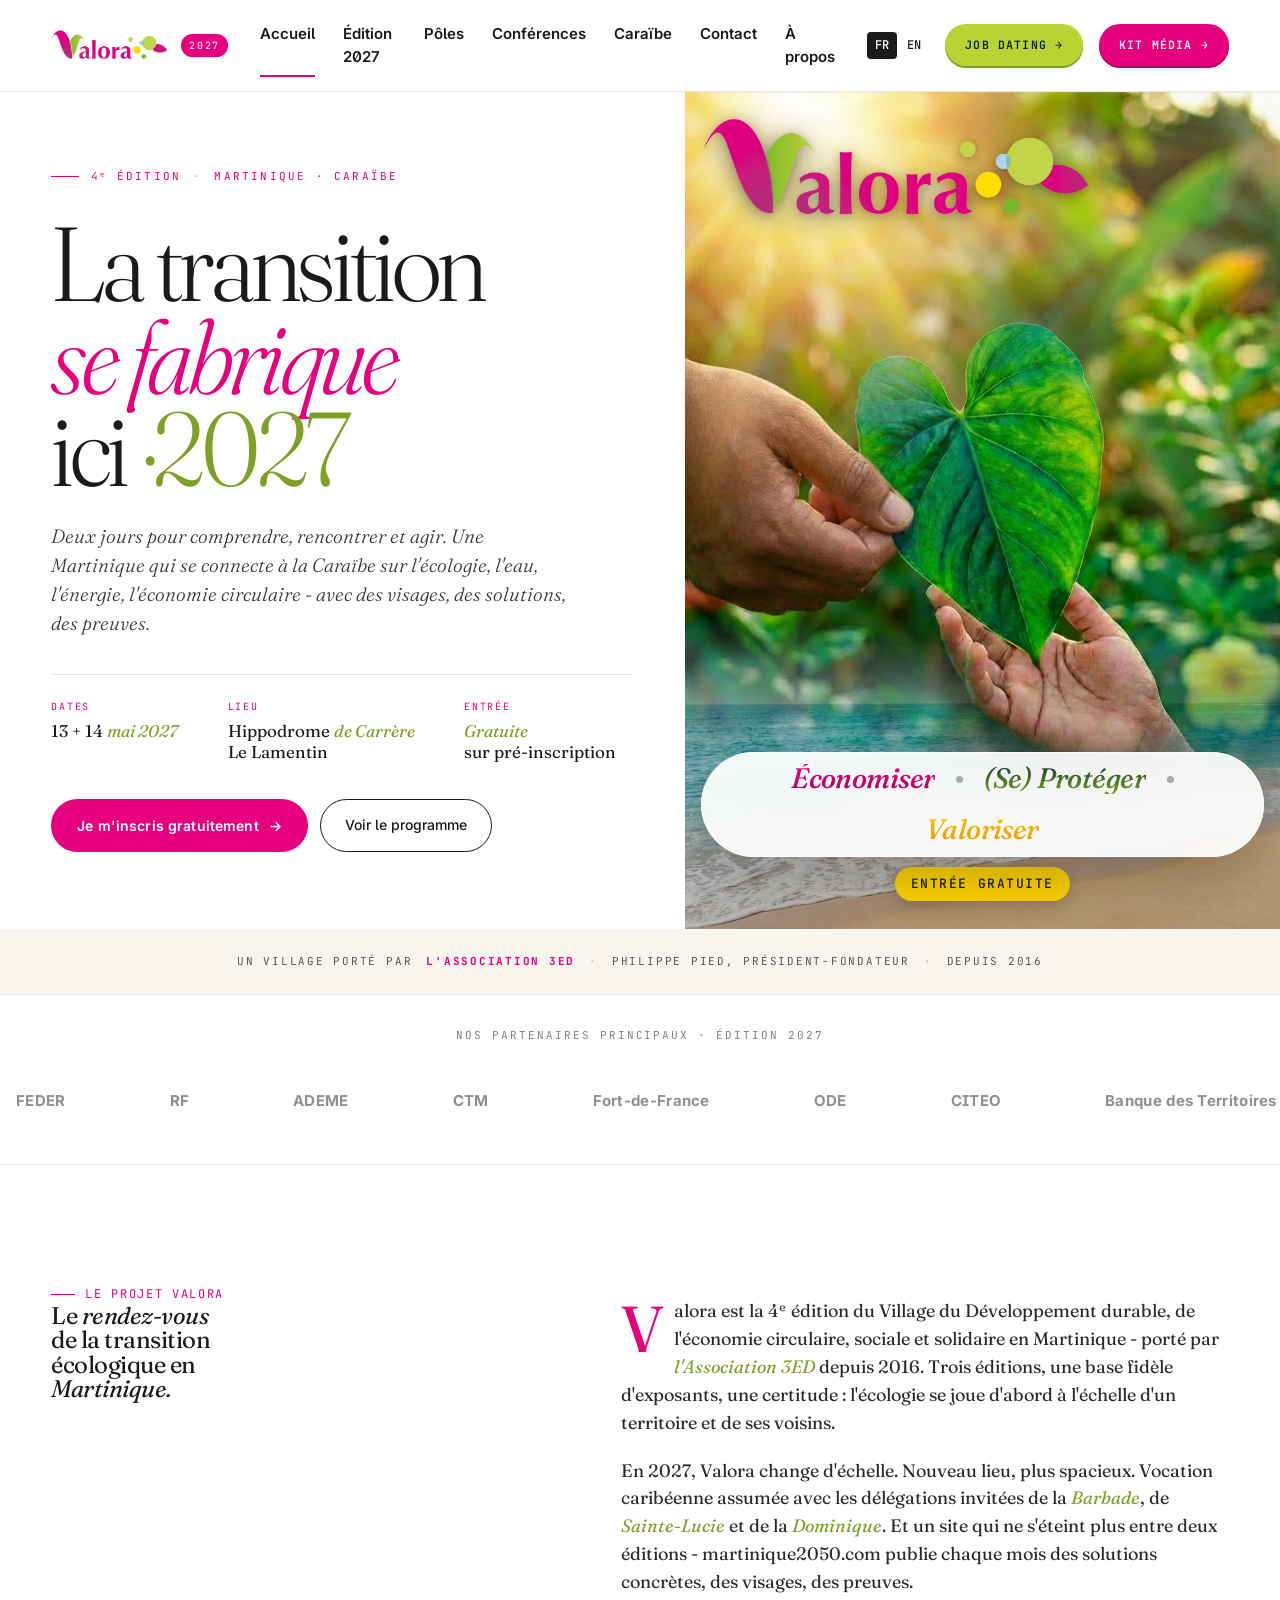
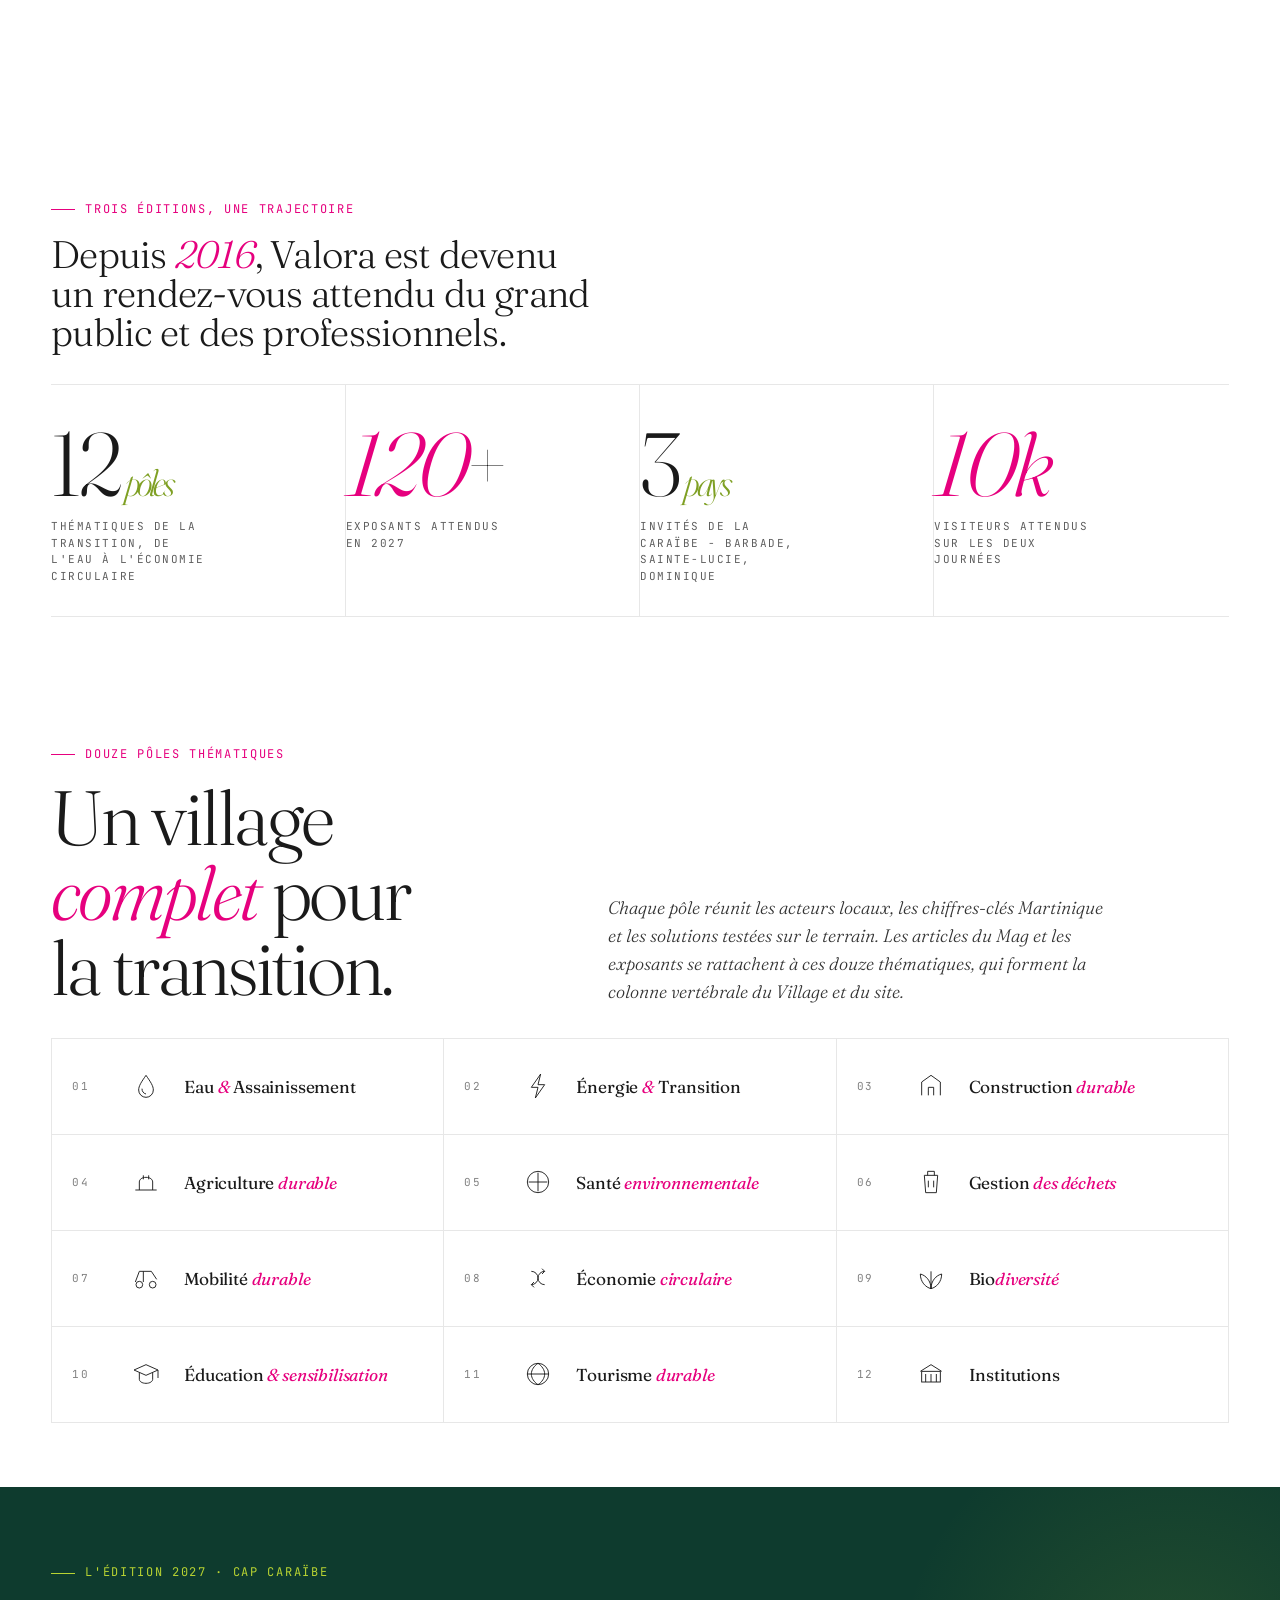
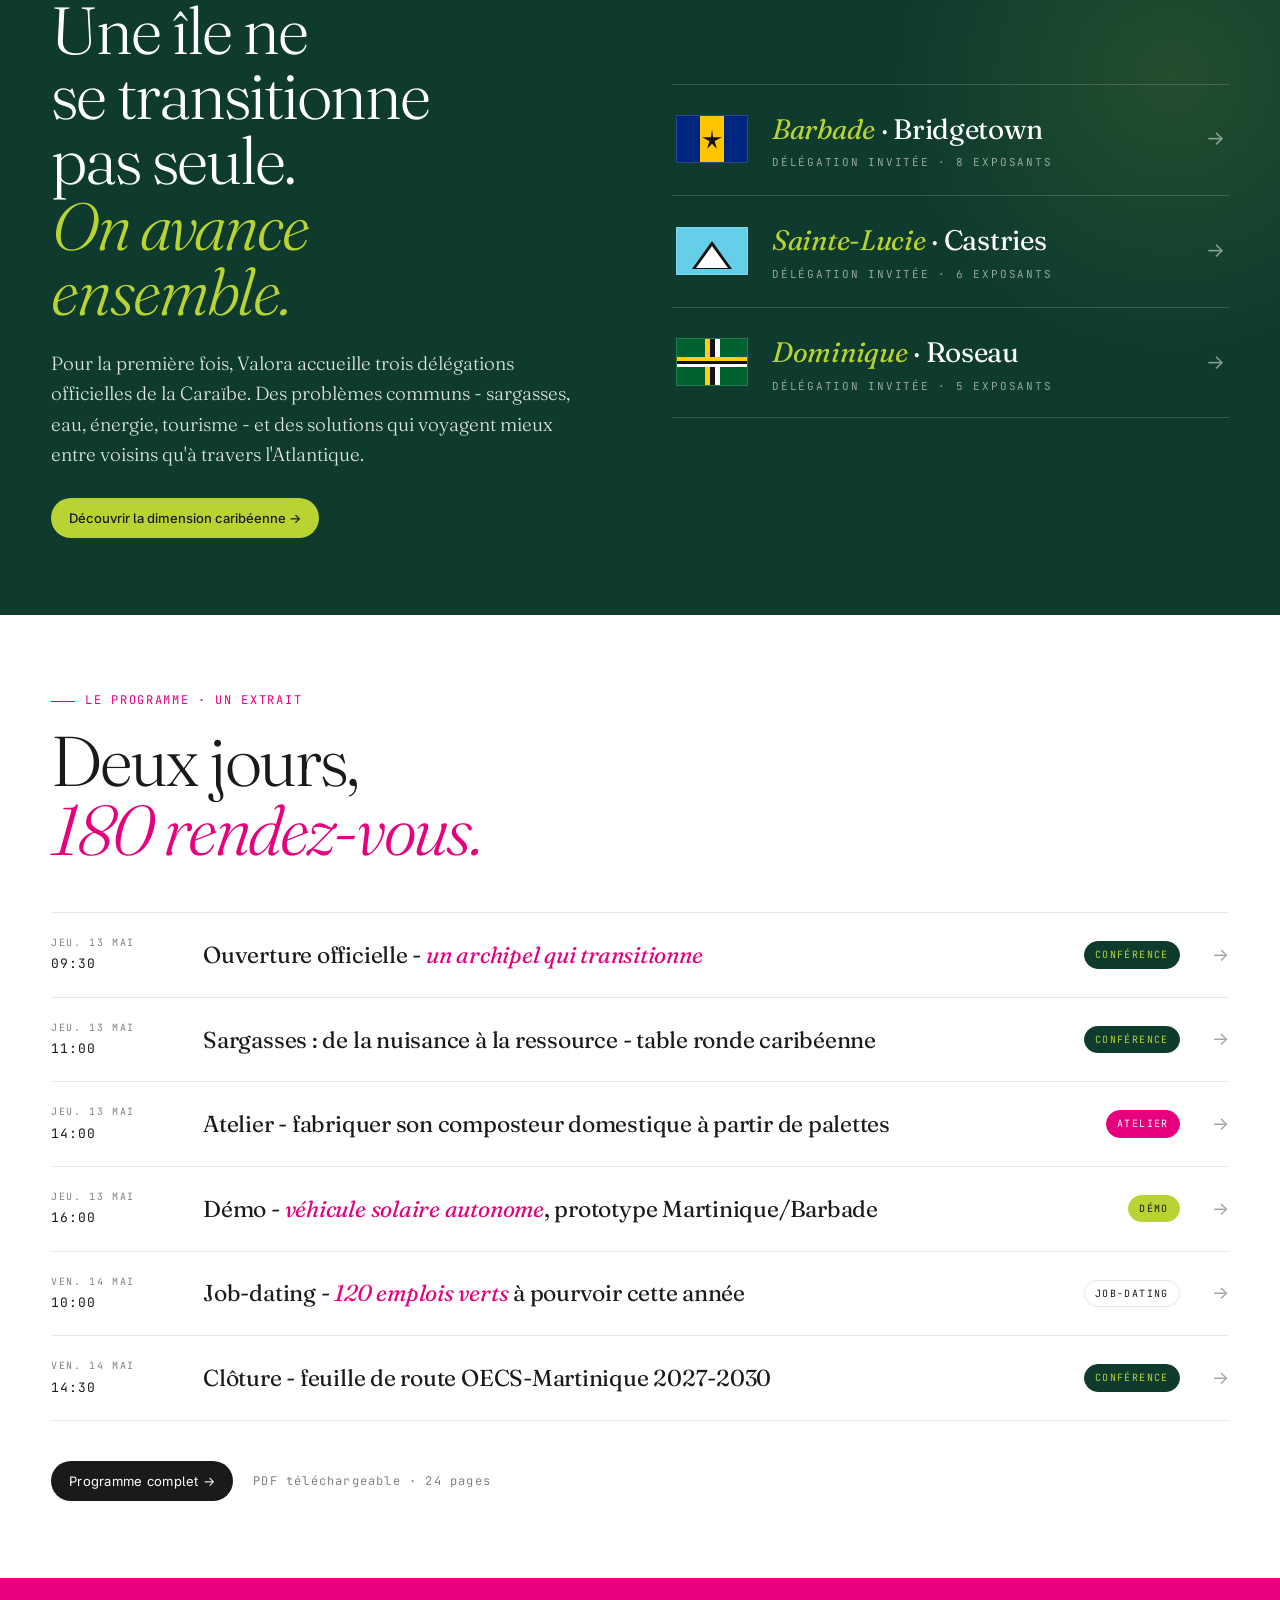
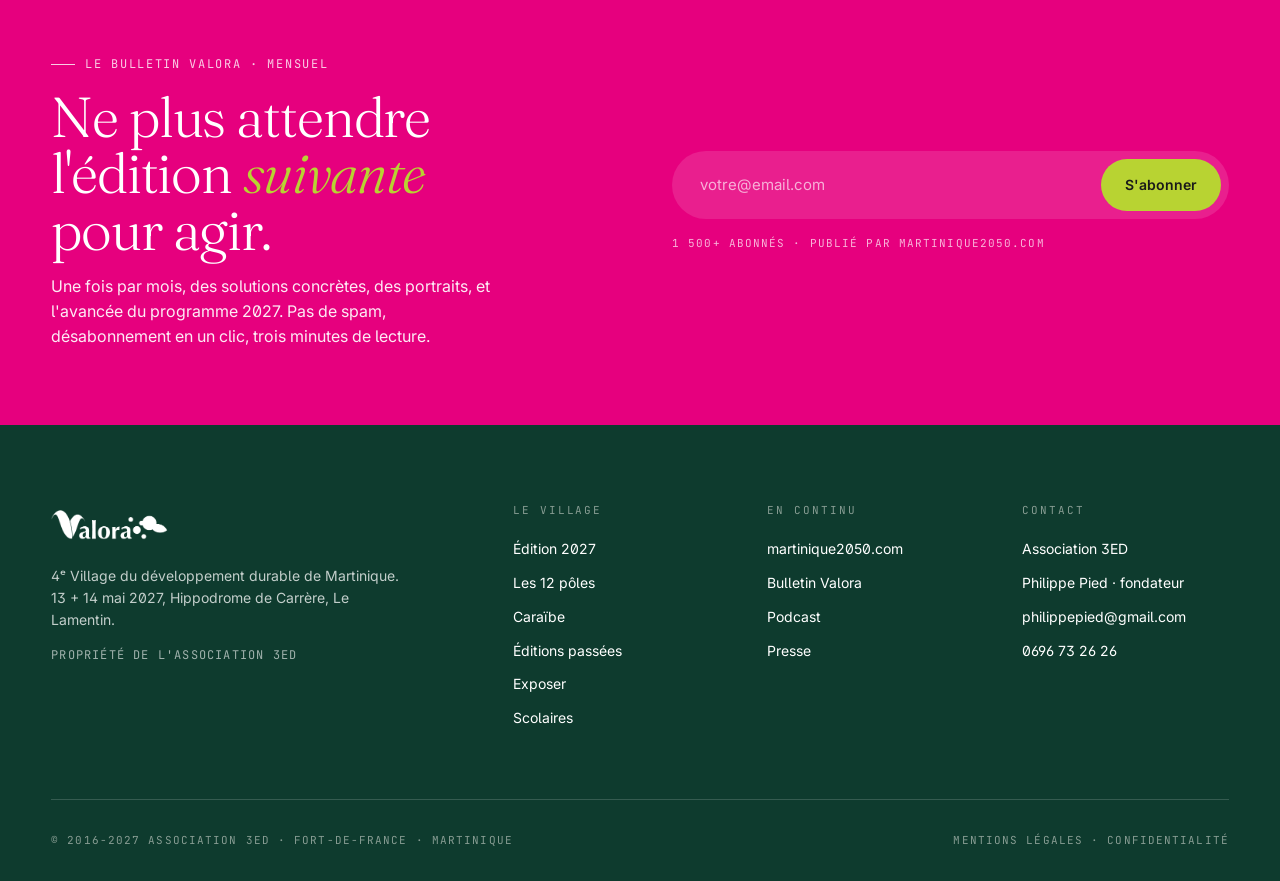
<file: index.html>
<!doctype html>
<html lang="fr">
<head>
<meta charset="utf-8" />
<meta name="viewport" content="width=device-width, initial-scale=1" />
<title>Valora 2027 - 4ᵉ Village du développement durable · Martinique</title>
<link rel="stylesheet" href="assets/valora.css?v=3" />
<style>
  .hero {
    position: relative;
    min-height: 88vh;
    background: var(--sable);
    color: var(--encre);
    overflow: hidden;
    display: grid;
    grid-template-columns: 1.15fr 1fr;
  }
  .hero-left {
    padding: clamp(40px, 6vw, 96px) var(--pad);
    display: flex; flex-direction: column; justify-content: center;
    position: relative; z-index: 2;
  }
  .hero-eyebrow {
    display: inline-flex; align-items: center; gap: 12px;
    font-family: var(--ff-mono); font-size: 11px;
    letter-spacing: 0.2em; text-transform: uppercase;
    color: var(--rose); margin-bottom: 32px;
  }
  .hero-eyebrow .bar { width: 28px; height: 1px; background: var(--rose); }
  .hero-eyebrow .sep { opacity: .4; }
  .hero h1 {
    font-size: clamp(56px, 8.2vw, 144px);
    line-height: .88;
    letter-spacing: -0.035em;
    font-variation-settings: 'opsz' 144, 'SOFT' 30;
    font-weight: 300;
    margin-bottom: 28px;
  }
  .hero h1 em { font-style: italic; color: var(--rose); font-weight: 300; }
  .hero h1 .year {
    display: inline-block; color: var(--vert-deep); font-style: normal;
  }
  .hero-sub {
    font-family: var(--ff-serif);
    font-size: clamp(18px, 1.5vw, 22px);
    font-style: italic; font-weight: 300;
    max-width: 44ch; margin-bottom: 36px;
    color: #333; line-height: 1.5;
  }
  .hero-meta {
    display: grid; grid-template-columns: repeat(3, auto);
    gap: 32px; padding-top: 24px;
    border-top: 1px solid var(--line);
    margin-bottom: 36px;
  }
  .hero-meta > div .k {
    font-family: var(--ff-mono); font-size: 10px;
    letter-spacing: 0.18em; text-transform: uppercase;
    color: var(--rose); margin-bottom: 6px;
  }
  .hero-meta > div .v {
    font-family: var(--ff-serif); font-size: 17px;
    line-height: 1.25; font-weight: 400;
  }
  .hero-meta > div .v em { font-style: italic; color: var(--vert-deep); }
  .hero-ctas { display: flex; gap: 12px; flex-wrap: wrap; }
  .hero .btn-rose-big {
    background: var(--rose); color: #fff;
    padding: 16px 26px; border-radius: 999px;
    font-size: 14px; font-weight: 600; letter-spacing: 0.01em;
    transition: all .2s;
    display: inline-flex; align-items: center; gap: 10px;
  }
  .hero .btn-rose-big:hover { background: var(--rose-deep); transform: translateY(-1px); box-shadow: 0 12px 24px rgba(230,0,126,.25); }
  .hero .btn-outline {
    border: 1.5px solid var(--encre);
    padding: 14.5px 24px; border-radius: 999px;
    font-size: 14px; font-weight: 500;
    transition: all .2s;
  }
  .hero .btn-outline:hover { background: var(--encre); color: #fff; }

  .hero-right {
    position: relative; overflow: hidden;
    background: var(--rose);
  }
  .hero-img {
    position: absolute; inset: 0;
    background-image: url('assets/hero-leaf-hands.png');
    background-size: cover;
    background-position: center;
  }
  .hero-img::after {
    content: ''; position: absolute; inset: 0;
    background: linear-gradient(to bottom, transparent 65%, rgba(0,0,0,.25));
  }
  /* Valora logo in the sun area of the hero image */
  .hero-sun-logo {
    position: absolute; z-index: 3;
    top: 2%; left: 3%;
    width: 66%;
    max-width: 640px;
    filter:
      drop-shadow(0 6px 14px rgba(0,0,0,.35))
      drop-shadow(0 2px 4px rgba(0,0,0,.25))
      drop-shadow(0 0 24px rgba(255,200,80,.5));
    animation: sunFloat 6s ease-in-out infinite;
  }
  @keyframes sunFloat { 50% { transform: translateY(-6px); } }
  .hero-bubble {
    position: absolute; z-index: 3;
    font-family: var(--ff-serif); font-style: italic;
    border-radius: 999px;
    padding: 14px 22px;
    font-size: 18px;
    box-shadow: 0 12px 40px rgba(0,0,0,.2);
  }
  .hero-bubble.b { bottom: 120px; right: 32px; background: #fff; color: var(--rose); font-weight: 500; }
  .hero-bubble.c { bottom: 40px; right: 32px; background: var(--jaune); color: var(--encre); padding: 10px 18px; font-size: 14px; font-family: var(--ff-mono); font-style: normal; letter-spacing: .1em;
    text-transform: uppercase; font-weight: 500; box-shadow: 0 8px 24px rgba(0,0,0,.15); }

  /* Manifesto strip over hero — replaces the old "Valorisons ensemble" bubble */
  .hero-manifesto-wrap {
    position: absolute; z-index: 3;
    bottom: 28px; left: 16px; right: 16px;
    display: flex; flex-direction: column; align-items: center;
    gap: 10px;
    pointer-events: none;
  }
  .hero-manifesto {
    display: flex; align-items: center; justify-content: center;
    gap: clamp(10px, 1.6vw, 28px);
    padding: 12px clamp(18px, 2.4vw, 32px);
    background: rgba(255, 255, 255, 0.92);
    backdrop-filter: blur(8px);
    -webkit-backdrop-filter: blur(8px);
    border-radius: 999px;
    box-shadow: 0 20px 60px rgba(0,0,0,.25), 0 0 0 1px rgba(255,255,255,.6) inset;
    font-family: var(--ff-serif);
    font-size: clamp(16px, 2.2vw, 30px);
    font-weight: 500;
    line-height: 1;
    letter-spacing: -0.02em;
    flex-wrap: wrap;
    max-width: 100%;
    color: var(--encre);
    pointer-events: auto;
  }
  .hero-manifesto-tag {
    font-family: var(--ff-mono);
    font-size: 13px;
    letter-spacing: .12em;
    text-transform: uppercase;
    color: var(--encre);
    background: var(--jaune);
    padding: 7px 16px;
    border-radius: 999px;
    box-shadow: 0 6px 18px rgba(0,0,0,.18);
    font-weight: 500;
  }
  .hero-manifesto-tag em {
    font-style: italic;
    font-family: var(--ff-serif);
    text-transform: none;
    letter-spacing: 0;
    font-size: 15px;
    font-weight: 600;
  }
  .hero-manifesto .hm-word {
    display: inline-block;
    font-style: italic;
    line-height: 1;
    padding-bottom: 2px; /* gives italic descenders breathing room without taller box */
    background: linear-gradient(180deg, var(--rose) 0%, var(--rose-deep) 100%);
    -webkit-background-clip: text;
    background-clip: text;
    -webkit-text-fill-color: transparent;
    color: transparent;
  }
  .hero-manifesto .hm-word:nth-child(3) {
    background: linear-gradient(180deg, var(--canopee) 0%, var(--vert-deep) 100%);
    -webkit-background-clip: text;
    background-clip: text;
    -webkit-text-fill-color: transparent;
  }
  .hero-manifesto .hm-word:nth-child(5) {
    background: linear-gradient(180deg, #FFC107 0%, #E69A00 100%);
    -webkit-background-clip: text;
    background-clip: text;
    -webkit-text-fill-color: transparent;
  }
  .hero-manifesto .hm-dot {
    display: inline-block;
    width: 7px; height: 7px; border-radius: 50%;
    background: var(--encre); opacity: .35;
    flex-shrink: 0;
    align-self: center;
  }
  @media (max-width: 980px) {
    .hero-manifesto-wrap {
      /* Keep absolutely positioned at the bottom of the image on mobile */
      position: absolute;
      bottom: 20px; left: 12px; right: 12px;
      top: auto;
    }
    .hero-manifesto {
      white-space: normal; text-align: center;
      flex-wrap: wrap; justify-content: center;
      padding: 10px 16px;
      font-size: 14px;
      gap: 8px;
    }
    .hero-manifesto .hm-dot { width: 5px; height: 5px; }
    .hero-manifesto-tag { font-size: 11px; padding: 6px 14px; }
    .hero-manifesto-tag em { font-size: 13px; }
  }

  @media (max-width: 900px) {
    .hero { grid-template-columns: 1fr; min-height: auto; }
    .hero-right { aspect-ratio: 3/4; order: -1; min-height: 60vh; }
    .hero-left { padding-top: 48px; }
    .hero-meta { grid-template-columns: 1fr 1fr; }
    .hero-sun-logo { top: 3%; left: 4%; width: 58%; max-width: 340px; }
  }

  /* ===== INTRO ===== */
  .intro { padding: clamp(80px, 10vw, 120px) 0; background: var(--sable); }
  .intro-grid { display: grid; grid-template-columns: 1fr 1.2fr; gap: clamp(32px, 5vw, 80px); align-items: start; }
  .intro-left h2 {
    font-family: var(--ff-serif);
    font-size: clamp(36px, 4.4vw, 72px);
    line-height: 1; letter-spacing: -0.025em; font-weight: 300;
    margin-top: 16px;
  }
  .intro-left h2 em { font-style: italic; color: var(--rose); }
  .intro-right { padding-top: 12px; }
  .intro-right p {
    font-family: var(--ff-serif); font-size: clamp(18px, 1.4vw, 20px);
    line-height: 1.55; margin-bottom: 20px; color: #2a2a2a; max-width: 58ch;
  }
  .intro-right p:first-child::first-letter {
    font-size: 3.6em; float: left; line-height: .88;
    padding-right: 10px; padding-top: 4px;
    color: var(--rose); font-weight: 400;
  }
  .intro-right em { font-style: italic; color: var(--vert-deep); }
  @media (max-width: 880px) { .intro-grid { grid-template-columns: 1fr; } }

  /* ===== STATS ===== */
  .stats { padding: clamp(40px, 5vw, 64px) 0; background: var(--ivoire); }
  .stats-head { margin-bottom: 32px; }
  .stats-head h3 {
    font-family: var(--ff-serif);
    font-size: clamp(28px, 3vw, 44px); font-weight: 300;
    letter-spacing: -0.02em; max-width: 26ch; margin-top: 16px;
  }
  .stats-head em { font-style: italic; color: var(--rose); }
  .stats-grid { display: grid; grid-template-columns: repeat(4, 1fr); border-top: 1px solid var(--line); }
  .stat { padding: 36px 24px 32px 0; border-right: 1px solid var(--line); border-bottom: 1px solid var(--line); }
  .stat:nth-child(4n) { border-right: none; }
  .stat .num {
    font-family: var(--ff-serif); font-weight: 300;
    font-size: clamp(56px, 7vw, 112px); line-height: .95;
    letter-spacing: -0.04em;
    font-variation-settings: 'opsz' 144;
    margin-bottom: 12px;
  }
  .stat .num em { font-style: italic; color: var(--rose); font-weight: 300; }
  .stat .num .suf { font-size: .42em; color: var(--vert-deep); margin-left: 6px; font-style: italic; }
  .stat .label {
    font-family: var(--ff-mono); font-size: 11px;
    letter-spacing: 0.14em; text-transform: uppercase;
    opacity: .7; max-width: 24ch; line-height: 1.5;
  }
  @media (max-width: 880px) {
    .stats-grid { grid-template-columns: 1fr 1fr; }
    .stat:nth-child(4n) { border-right: 1px solid var(--line); }
    .stat:nth-child(2n) { border-right: none; }
  }

  /* ===== POLES ===== */
  .poles { background: var(--sable); padding: clamp(44px, 5vw, 72px) 0; }
  .poles-head { display: grid; grid-template-columns: 1fr 1.2fr; gap: 40px; margin-bottom: 32px; align-items: end; }
  .poles-head h2 {
    font-family: var(--ff-serif);
    font-size: clamp(44px, 6vw, 96px); font-weight: 300;
    line-height: .98; letter-spacing: -0.03em;
  }
  .poles-head h2 em { font-style: italic; color: var(--rose); }
  .poles-head p {
    font-family: var(--ff-serif); font-size: 18px; font-style: italic;
    font-weight: 300; max-width: 46ch; color: #333;
  }
  .poles-grid { display: grid; grid-template-columns: repeat(3, 1fr); border-top: 1px solid var(--line); border-left: 1px solid var(--line); }
  .pole {
    min-height: 96px;
    border-right: 1px solid var(--line); border-bottom: 1px solid var(--line);
    display: grid !important; grid-template-columns: 44px 40px 1fr auto; align-items: center; gap: 14px;
    padding: 20px; background: var(--ivoire);
    display: flex; flex-direction: column; justify-content: space-between;
    transition: all .3s; cursor: pointer; position: relative; overflow: hidden;
  }
  .pole:hover { background: var(--rose); color: #fff; }
  .pole-num { font-family: var(--ff-mono); font-size: 11px; letter-spacing: 0.14em; opacity: .55; align-self: center; }
  .pole:hover .pole-num { opacity: .9; color: var(--vert); }
  .pole-glyph { width: 32px; height: 32px; }
  .pole-glyph svg { width: 100%; height: 100%; stroke: currentColor; fill: none; stroke-width: 1.4; }
  .pole-name {
    font-family: var(--ff-serif); font-size: clamp(16px, 1.35vw, 20px);
    line-height: 1.1; letter-spacing: -0.01em; font-weight: 400;
  }
  .pole-name em { font-style: italic; color: var(--rose); }
  .pole:hover .pole-name em { color: var(--vert); }
  .pole-arrow { margin-top: 0; opacity: 0; transform: translateX(-4px); transition: all .3s; font-size: 13px; color: var(--vert); }
  .pole:hover .pole-arrow { opacity: 1; transform: translateX(0); }
  @media (max-width: 880px) { .poles-head { grid-template-columns: 1fr; } .poles-grid { grid-template-columns: repeat(2, 1fr); } .pole { grid-template-columns: 36px 28px 1fr; } }
  @media (max-width: 520px) { .poles-grid { grid-template-columns: 1fr; } }

  /* ===== CARIB ===== */
  .carib { background: var(--canopee); color: #fff; padding: clamp(52px, 6vw, 84px) 0; position: relative; overflow: hidden; }
  .carib::before {
    content: ''; position: absolute; right: -15%; top: -15%;
    width: 600px; height: 600px;
    background: radial-gradient(circle, rgba(184,211,50,.12), transparent 65%);
    pointer-events: none;
  }
  .carib-grid { display: grid; grid-template-columns: 1fr 1fr; gap: 64px; align-items: center; position: relative; }
  .carib .eyebrow { color: var(--vert); }
  .carib .eyebrow .bar { background: var(--vert); }
  .carib h2 {
    font-family: var(--ff-serif);
    font-size: clamp(40px, 5.2vw, 84px);
    line-height: .98; letter-spacing: -0.03em;
    font-weight: 300; margin: 16px 0 24px;
  }
  .carib h2 em { font-style: italic; color: var(--vert); }
  .carib p {
    font-family: var(--ff-serif); font-size: 19px;
    line-height: 1.6; max-width: 44ch; opacity: .88; font-weight: 300;
  }
  .delegations { display: flex; flex-direction: column; gap: 2px; }
  .delegation {
    display: grid; grid-template-columns: 72px 1fr auto;
    align-items: center; gap: 24px; padding: 22px 4px;
    border-top: 1px solid var(--line-dark);
    transition: background .25s;
  }
  .delegation:last-child { border-bottom: 1px solid var(--line-dark); }
  .delegation:hover { background: rgba(184,211,50,.05); }
  .flag { width: 72px; height: 48px; border: 1px solid var(--line-dark); position: relative; overflow: hidden; }
  .flag.barbade { background: #00267F; }
  .flag.barbade::before { content:''; position:absolute; left:33.33%; top:0; width:33.33%; height:100%; background:#FFC500; }
  .flag.barbade::after { content:''; position:absolute; left:50%; top:50%; transform:translate(-50%,-50%); width:22px; height:22px; background:#111; clip-path: polygon(50% 5%, 55% 42%, 95% 42%, 62% 60%, 72% 95%, 50% 72%, 28% 95%, 38% 60%, 5% 42%, 45% 42%); }
  .flag.lucie { background: #65CFE9; }
  .flag.lucie::before { content:''; position:absolute; left:50%; bottom:10%; transform:translateX(-50%); border-left:20px solid transparent; border-right:20px solid transparent; border-bottom:28px solid #111; }
  .flag.lucie::after { content:''; position:absolute; left:50%; bottom:13%; transform:translateX(-50%); border-left:16px solid transparent; border-right:16px solid transparent; border-bottom:22px solid #fff; }
  .flag.dominique { background: #006030; }
  .flag.dominique::before { content:''; position:absolute; inset:0; background: linear-gradient(to bottom, transparent 40%, #FFD100 40% 47%, #111 47% 54%, #fff 54% 61%, transparent 61%), linear-gradient(to right, transparent 40%, #FFD100 40% 47%, #111 47% 54%, #fff 54% 61%, transparent 61%); }
  .delegation-name { font-family: var(--ff-serif); font-size: clamp(22px, 2.2vw, 32px); font-weight: 400; letter-spacing: -0.01em; }
  .delegation-name em { font-style: italic; color: var(--vert); }
  .delegation-role { font-family: var(--ff-mono); font-size: 11px; letter-spacing: 0.16em; text-transform: uppercase; opacity: .55; margin-top: 4px; }
  .delegation-arrow { opacity: .5; font-size: 20px; transition: transform .3s; }
  .delegation:hover .delegation-arrow { transform: translateX(6px); color: var(--vert); opacity: 1; }
  @media (max-width: 880px) { .carib-grid { grid-template-columns: 1fr; } }

  /* ===== PROG ===== */
  .programme { background: var(--ivoire); padding: clamp(52px, 6vw, 84px) 0; }
  .programme h2 {
    font-family: var(--ff-serif);
    font-size: clamp(44px, 5.5vw, 88px); line-height: .98;
    letter-spacing: -0.03em; font-weight: 300; max-width: 14ch; margin: 16px 0 48px;
  }
  .programme h2 em { font-style: italic; color: var(--rose); }
  .prog-row {
    display: grid; grid-template-columns: 120px 1fr auto auto;
    gap: 32px; align-items: center; padding: 22px 0;
    border-top: 1px solid var(--line);
    cursor: pointer; transition: padding .2s;
  }
  .prog-row:last-of-type { border-bottom: 1px solid var(--line); }
  .prog-row:hover { padding-left: 12px; background: rgba(230,0,126,.03); }
  .prog-time { font-family: var(--ff-mono); font-size: 13px; letter-spacing: 0.08em; }
  .prog-time .day { display: block; font-size: 10px; opacity: .55; margin-bottom: 4px; letter-spacing: 0.16em; text-transform: uppercase; }
  .prog-title { font-family: var(--ff-serif); font-size: clamp(20px, 1.8vw, 28px); font-weight: 400; letter-spacing: -0.01em; }
  .prog-title em { font-style: italic; color: var(--rose); }
  .prog-tag { font-family: var(--ff-mono); font-size: 10px; letter-spacing: 0.14em; text-transform: uppercase; padding: 5px 10px; border-radius: 999px; border: 1px solid var(--line); }
  .prog-tag.conf { background: var(--canopee); color: var(--vert); border-color: var(--canopee); }
  .prog-tag.atelier { background: var(--rose); color: #fff; border-color: var(--rose); }
  .prog-tag.demo { background: var(--vert); color: var(--encre); border-color: var(--vert); }
  .prog-tag.job { background: transparent; color: var(--encre); }
  .prog-arrow { font-size: 18px; opacity: .4; transition: all .2s; }
  .prog-row:hover .prog-arrow { opacity: 1; transform: translateX(4px); color: var(--rose); }
  .prog-more { margin-top: 40px; display: flex; gap: 20px; align-items: center; }
  @media (max-width: 720px) {
    .prog-row { grid-template-columns: 80px 1fr; gap: 16px; }
    .prog-tag, .prog-arrow { display: none; }
  }

  /* ===== NL ===== */
  .newsletter { background: var(--rose); color: #fff; padding: clamp(48px, 6vw, 80px) 0; }
  .nl-grid { display: grid; grid-template-columns: 1fr 1fr; gap: 64px; align-items: center; }
  .nl-grid h3 {
    font-family: var(--ff-serif);
    font-size: clamp(36px, 4.4vw, 64px); line-height: 1;
    letter-spacing: -0.02em; font-weight: 300;
  }
  .nl-grid h3 em { font-style: italic; color: var(--vert); }
  .nl-grid .eyebrow { color: rgba(255,255,255,.8); margin-bottom: 16px; }
  .nl-grid .eyebrow .bar { background: rgba(255,255,255,.8); }
  .nl-grid p { margin-top: 16px; max-width: 44ch; opacity: .92; }
  .nl-form { display: flex; gap: 8px; padding: 8px; background: rgba(255,255,255,.12); border-radius: 999px; }
  .nl-form input { flex: 1; background: transparent; border: none; outline: none; padding: 14px 20px; font-size: 15px; color: #fff; }
  .nl-form input::placeholder { color: rgba(255,255,255,.65); }
  .nl-form button { background: var(--vert); color: var(--encre); padding: 14px 24px; border-radius: 999px; font-size: 14px; font-weight: 600; transition: all .2s; }
  .nl-form button:hover { background: #fff; }
  .nl-fine { font-family: var(--ff-mono); font-size: 11px; letter-spacing: 0.1em; text-transform: uppercase; opacity: .7; margin-top: 16px; }
  @media (max-width: 880px) { .nl-grid { grid-template-columns: 1fr; } }

  /* 3ED band */
  .owner { background: var(--sable-warm); padding: 24px 0; }
  .owner-inner { display: flex; justify-content: center; align-items: center; gap: 14px; font-family: var(--ff-mono); font-size: 11px; letter-spacing: 0.16em; text-transform: uppercase; color: #555; flex-wrap: wrap; text-align: center; }
  .owner-inner strong { color: var(--rose); font-weight: 700; }
  .owner-inner .sep { opacity: .4; }
</style>
</head>
<body data-screen-label="Accueil">

<div id="nav-mount"></div>

<!-- HERO -->
<section class="hero">
  <div class="hero-left">
    <div class="hero-eyebrow">
      <span class="bar"></span>
      <span>4ᵉ édition</span>
      <span class="sep">·</span>
      <span>Martinique · Caraïbe</span>
    </div>
    <h1>La transition<br/><em>se fabrique</em><br/>ici <span class="year">·2027</span></h1>
    <p class="hero-sub">Deux jours pour comprendre, rencontrer et agir. Une Martinique qui se connecte à la Caraïbe sur l'écologie, l'eau, l'énergie, l'économie circulaire - avec des visages, des solutions, des preuves.</p>
    <div class="hero-meta">
      <div><div class="k">Dates</div><div class="v">13 + 14 <em>mai 2027</em></div></div>
      <div><div class="k">Lieu</div><div class="v">Hippodrome <em>de Carrère</em><br/>Le Lamentin</div></div>
      <div><div class="k">Entrée</div><div class="v"><em>Gratuite</em><br/>sur pré-inscription</div></div>
    </div>
    <div class="hero-ctas">
      <a href="pre-inscription.html" class="btn-rose-big">Je m'inscris gratuitement <span>→</span></a>
      <a href="edition-2027.html" class="btn-outline">Voir le programme</a>
    </div>
  </div>
  <div class="hero-right">
    <div class="hero-img"></div>
    <img src="assets/valora-logo.png" alt="Valora" class="hero-sun-logo" />
    <div class="hero-manifesto-wrap">
      <div class="hero-manifesto">
        <span class="hm-word">Économiser</span>
        <span class="hm-dot" aria-hidden="true"></span>
        <span class="hm-word">(Se) Protéger</span>
        <span class="hm-dot" aria-hidden="true"></span>
        <span class="hm-word">Valoriser</span>
      </div>
      <div class="hero-manifesto-tag">Entrée gratuite</div>
    </div>
  </div>
</section>

<!-- 3ED OWNER BAND -->
<div class="owner">
  <div class="owner-inner">
    <span>Un Village porté par</span>
    <strong>l'Association 3ED</strong>
    <span class="sep">·</span>
    <span>Philippe Pied, président-fondateur</span>
    <span class="sep">·</span>
    <span>depuis 2016</span>
  </div>
</div>

<!-- PARTNERS MARQUEE -->
<section class="partners" aria-label="Partenaires principaux">
  <div class="partners-eyebrow">Nos partenaires principaux · édition 2027</div>
  <div class="marquee" id="marquee"></div>
</section>

<!-- INTRO -->
<section class="intro">
  <div class="wrap">
    <div class="intro-grid">
      <div>
        <div class="eyebrow"><span class="bar"></span>Le projet Valora</div>
        <h2>Le <em>rendez-vous</em><br/>de la transition<br/>écologique en<br/><em>Martinique.</em></h2>
      </div>
      <div class="intro-right">
        <p>Valora est la 4ᵉ édition du Village du Développement durable, de l'économie circulaire, sociale et solidaire en Martinique - porté par <em>l'Association 3ED</em> depuis 2016. Trois éditions, une base fidèle d'exposants, une certitude : l'écologie se joue d'abord à l'échelle d'un territoire et de ses voisins.</p>
        <p>En 2027, Valora change d'échelle. Nouveau lieu, plus spacieux. Vocation caribéenne assumée avec les délégations invitées de la <em>Barbade</em>, de <em>Sainte-Lucie</em> et de la <em>Dominique</em>. Et un site qui ne s'éteint plus entre deux éditions - martinique2050.com publie chaque mois des solutions concrètes, des visages, des preuves.</p>
      </div>
    </div>
  </div>
</section>

<!-- STATS -->
<section class="stats">
  <div class="wrap">
    <div class="stats-head">
      <div class="eyebrow"><span class="bar"></span>Trois éditions, une trajectoire</div>
      <h3>Depuis <em>2016</em>, Valora est devenu un rendez-vous attendu du grand public et des professionnels.</h3>
    </div>
    <div class="stats-grid">
      <div class="stat"><div class="num">12<span class="suf">pôles</span></div><div class="label">Thématiques de la transition, de l'eau à l'économie circulaire</div></div>
      <div class="stat"><div class="num"><em>120</em>+</div><div class="label">Exposants attendus en 2027</div></div>
      <div class="stat"><div class="num">3<span class="suf">pays</span></div><div class="label">Invités de la Caraïbe - Barbade, Sainte-Lucie, Dominique</div></div>
      <div class="stat"><div class="num"><em>10k</em></div><div class="label">Visiteurs attendus sur les deux journées</div></div>
    </div>
  </div>
</section>

<!-- 12 POLES -->
<section class="poles">
  <div class="wrap">
    <div class="poles-head">
      <div>
        <div class="eyebrow"><span class="bar"></span>Douze pôles thématiques</div>
        <h2 style="margin-top:16px;">Un village<br/><em>complet</em> pour<br/>la transition.</h2>
      </div>
      <p>Chaque pôle réunit les acteurs locaux, les chiffres-clés Martinique et les solutions testées sur le terrain. Les articles du Mag et les exposants se rattachent à ces douze thématiques, qui forment la colonne vertébrale du Village et du site.</p>
    </div>
    <div class="poles-grid">
      <a href="pole.html?id=01" class="pole"><div class="pole-num">01</div><div class="pole-glyph"><svg viewBox="0 0 48 48"><path d="M24 8c-7 10-11 16-11 22a11 11 0 1 0 22 0c0-6-4-12-11-22z"/><path d="M18 28c0 4 2 7 6 8"/></svg></div><div class="pole-name">Eau <em>&</em> Assainissement</div><div class="pole-arrow">→</div></a>
      <a href="pole.html?id=02" class="pole"><div class="pole-num">02</div><div class="pole-glyph"><svg viewBox="0 0 48 48"><path d="M28 6 14 26h10l-4 16 14-20H24l4-16z"/></svg></div><div class="pole-name">Énergie <em>&</em> Transition</div><div class="pole-arrow">→</div></a>
      <a href="pole.html?id=03" class="pole"><div class="pole-num">03</div><div class="pole-glyph"><svg viewBox="0 0 48 48"><path d="M10 38V18l14-10 14 10v20"/><path d="M20 38V26h8v12"/></svg></div><div class="pole-name">Construction <em>durable</em></div><div class="pole-arrow">→</div></a>
      <a href="pole.html?id=04" class="pole"><div class="pole-num">04</div><div class="pole-glyph"><svg viewBox="0 0 48 48"><path d="M8 36h32"/><path d="M14 36V24c0-4 4-7 10-7s10 3 10 7v12"/><path d="M20 20v-6M28 20v-6"/></svg></div><div class="pole-name">Agriculture <em>durable</em></div><div class="pole-arrow">→</div></a>
      <a href="pole.html?id=05" class="pole"><div class="pole-num">05</div><div class="pole-glyph"><svg viewBox="0 0 48 48"><circle cx="24" cy="24" r="16"/><path d="M24 10v28M10 24h28"/></svg></div><div class="pole-name">Santé <em>environnementale</em></div><div class="pole-arrow">→</div></a>
      <a href="pole.html?id=06" class="pole"><div class="pole-num">06</div><div class="pole-glyph"><svg viewBox="0 0 48 48"><path d="M14 14h20l-2 26H16z"/><path d="M19 14V8h10v6"/><path d="M20 22v10M28 22v10"/></svg></div><div class="pole-name">Gestion <em>des déchets</em></div><div class="pole-arrow">→</div></a>
      <a href="pole.html?id=07" class="pole"><div class="pole-num">07</div><div class="pole-glyph"><svg viewBox="0 0 48 48"><circle cx="14" cy="34" r="5"/><circle cx="34" cy="34" r="5"/><path d="M8 30l6-16h18l8 12"/><path d="M20 14v16"/></svg></div><div class="pole-name">Mobilité <em>durable</em></div><div class="pole-arrow">→</div></a>
      <a href="pole.html?id=08" class="pole"><div class="pole-num">08</div><div class="pole-glyph"><svg viewBox="0 0 48 48"><path d="M34 14a10 10 0 1 0 0 20"/><path d="M14 34a10 10 0 1 0 0-20"/><path d="M34 14l-4-4M34 14l-4 4M14 34l4 4M14 34l4-4"/></svg></div><div class="pole-name">Économie <em>circulaire</em></div><div class="pole-arrow">→</div></a>
      <a href="pole.html?id=09" class="pole"><div class="pole-num">09</div><div class="pole-glyph"><svg viewBox="0 0 48 48"><path d="M24 40c0-12-8-20-16-22 0 12 8 20 16 22z"/><path d="M24 40c0-12 8-20 16-22 0 12-8 20-16 22z"/><path d="M24 40V14"/></svg></div><div class="pole-name">Bio<em>diversité</em></div><div class="pole-arrow">→</div></a>
      <a href="pole.html?id=10" class="pole"><div class="pole-num">10</div><div class="pole-glyph"><svg viewBox="0 0 48 48"><path d="M6 18l18-8 18 8-18 8z"/><path d="M14 22v10c0 3 4 6 10 6s10-3 10-6V22"/><path d="M42 18v12"/></svg></div><div class="pole-name">Éducation <em>& sensibilisation</em></div><div class="pole-arrow">→</div></a>
      <a href="pole.html?id=11" class="pole"><div class="pole-num">11</div><div class="pole-glyph"><svg viewBox="0 0 48 48"><circle cx="24" cy="24" r="16"/><path d="M8 24h32M24 8c6 4 10 10 10 16s-4 12-10 16c-6-4-10-10-10-16s4-12 10-16z"/></svg></div><div class="pole-name">Tourisme <em>durable</em></div><div class="pole-arrow">→</div></a>
      <a href="pole.html?id=12" class="pole"><div class="pole-num">12</div><div class="pole-glyph"><svg viewBox="0 0 48 48"><rect x="10" y="20" width="28" height="16"/><path d="M8 20l16-10 16 10"/><path d="M16 36V24M24 36V24M32 36V24"/></svg></div><div class="pole-name">Institutions</div><div class="pole-arrow">→</div></a>
    </div>
  </div>
</section>

<!-- CARIB -->
<section class="carib">
  <div class="wrap">
    <div class="carib-grid">
      <div>
        <div class="eyebrow"><span class="bar"></span>L'édition 2027 · Cap Caraïbe</div>
        <h2>Une île ne<br/>se transitionne<br/>pas seule.<br/><em>On avance<br/>ensemble.</em></h2>
        <p>Pour la première fois, Valora accueille trois délégations officielles de la Caraïbe. Des problèmes communs - sargasses, eau, énergie, tourisme - et des solutions qui voyagent mieux entre voisins qu'à travers l'Atlantique.</p>
        <a href="caraibe.html" class="btn-lime" style="margin-top:28px; background: var(--vert); color: var(--encre);">Découvrir la dimension caribéenne →</a>
      </div>
      <div class="delegations">
        <div class="delegation"><div class="flag barbade"></div><div><div class="delegation-name"><em>Barbade</em> · Bridgetown</div><div class="delegation-role">Délégation invitée · 8 exposants</div></div><div class="delegation-arrow">→</div></div>
        <div class="delegation"><div class="flag lucie"></div><div><div class="delegation-name"><em>Sainte-Lucie</em> · Castries</div><div class="delegation-role">Délégation invitée · 6 exposants</div></div><div class="delegation-arrow">→</div></div>
        <div class="delegation"><div class="flag dominique"></div><div><div class="delegation-name"><em>Dominique</em> · Roseau</div><div class="delegation-role">Délégation invitée · 5 exposants</div></div><div class="delegation-arrow">→</div></div>
      </div>
    </div>
  </div>
</section>

<!-- PROG -->
<section class="programme">
  <div class="wrap">
    <div class="eyebrow"><span class="bar"></span>Le programme · Un extrait</div>
    <h2>Deux jours,<br/><em>180 rendez-vous.</em></h2>
    <a href="edition-2027.html" class="prog-row"><div class="prog-time"><span class="day">Jeu. 13 mai</span>09:30</div><div class="prog-title">Ouverture officielle - <em>un archipel qui transitionne</em></div><div class="prog-tag conf">Conférence</div><div class="prog-arrow">→</div></a>
    <a href="edition-2027.html" class="prog-row"><div class="prog-time"><span class="day">Jeu. 13 mai</span>11:00</div><div class="prog-title">Sargasses : de la nuisance à la ressource - table ronde caribéenne</div><div class="prog-tag conf">Conférence</div><div class="prog-arrow">→</div></a>
    <a href="edition-2027.html" class="prog-row"><div class="prog-time"><span class="day">Jeu. 13 mai</span>14:00</div><div class="prog-title">Atelier - fabriquer son composteur domestique à partir de palettes</div><div class="prog-tag atelier">Atelier</div><div class="prog-arrow">→</div></a>
    <a href="edition-2027.html" class="prog-row"><div class="prog-time"><span class="day">Jeu. 13 mai</span>16:00</div><div class="prog-title">Démo - <em>véhicule solaire autonome</em>, prototype Martinique/Barbade</div><div class="prog-tag demo">Démo</div><div class="prog-arrow">→</div></a>
    <a href="edition-2027.html" class="prog-row"><div class="prog-time"><span class="day">Ven. 14 mai</span>10:00</div><div class="prog-title">Job-dating - <em>120 emplois verts</em> à pourvoir cette année</div><div class="prog-tag job">Job-dating</div><div class="prog-arrow">→</div></a>
    <a href="edition-2027.html" class="prog-row"><div class="prog-time"><span class="day">Ven. 14 mai</span>14:30</div><div class="prog-title">Clôture - feuille de route OECS-Martinique 2027-2030</div><div class="prog-tag conf">Conférence</div><div class="prog-arrow">→</div></a>
    <div class="prog-more">
      <a href="edition-2027.html" class="btn-primary">Programme complet →</a>
      <span style="font-family:var(--ff-mono); font-size:12px; opacity:.55; letter-spacing:.1em;">PDF téléchargeable · 24 pages</span>
    </div>
  </div>
</section>

<!-- NL -->
<section class="newsletter">
  <div class="wrap">
    <div class="nl-grid">
      <div>
        <div class="eyebrow"><span class="bar"></span>Le Bulletin Valora · mensuel</div>
        <h3>Ne plus attendre<br/>l'édition <em>suivante</em><br/>pour agir.</h3>
        <p>Une fois par mois, des solutions concrètes, des portraits, et l'avancée du programme 2027. Pas de spam, désabonnement en un clic, trois minutes de lecture.</p>
      </div>
      <div>
        <form class="nl-form" onsubmit="event.preventDefault(); this.querySelector('button').textContent='Merci !';">
          <input type="email" placeholder="votre@email.com" required />
          <button type="submit">S'abonner</button>
        </form>
        <div class="nl-fine">1 500+ abonnés · publié par martinique2050.com</div>
      </div>
    </div>
  </div>
</section>

<!-- FOOTER -->
<footer class="footer">
  <div class="wrap">
    <div class="footer-grid">
      <div>
        <div class="logo" style="margin-bottom: 20px;"><img src="assets/valora-logo.png" alt="Valora"/></div>
        <p style="opacity:.75; font-size:14px; max-width:40ch;">4ᵉ Village du développement durable de Martinique. 13 + 14 mai 2027, Hippodrome de Carrère, Le Lamentin.</p>
        <p style="opacity:.6; font-size:12px; margin-top:16px; font-family: var(--ff-mono); letter-spacing: .1em; text-transform: uppercase;">Propriété de l'Association 3ED</p>
      </div>
      <div><h4>Le Village</h4><ul><li><a href="edition-2027.html">Édition 2027</a></li><li><a href="#">Les 12 pôles</a></li><li><a href="caraibe.html">Caraïbe</a></li><li><a href="#">Éditions passées</a></li><li><a href="#">Exposer</a></li><li><a href="#">Scolaires</a></li></ul></div>
      <div><h4>En continu</h4><ul><li><a href="mag.html">martinique2050.com</a></li><li><a href="#">Bulletin Valora</a></li><li><a href="#">Podcast</a></li><li><a href="#">Presse</a></li></ul></div>
      <div><h4>Contact</h4><ul><li>Association 3ED</li><li>Philippe Pied · fondateur</li><li><a href="mailto:philippepied@gmail.com">philippepied@gmail.com</a></li><li>0696 73 26 26</li></ul></div>
    </div>
    <div class="footer-bottom">
      <span>© 2016-2027 Association 3ED · Fort-de-France · Martinique</span>
      <span>Mentions légales · Confidentialité</span>
    </div>
  </div>
</footer>

<script src="assets/valora-shared.js?v=3"></script>
<script src="assets/valora-nav.js?v=3"></script>
<script>
// Marquee mount
const mq = document.getElementById('marquee');
if (mq) mq.setAttribute('data-partners-marquee', '');
</script>
<script src="assets/partners.js"></script>
</body>
</html>
</file>
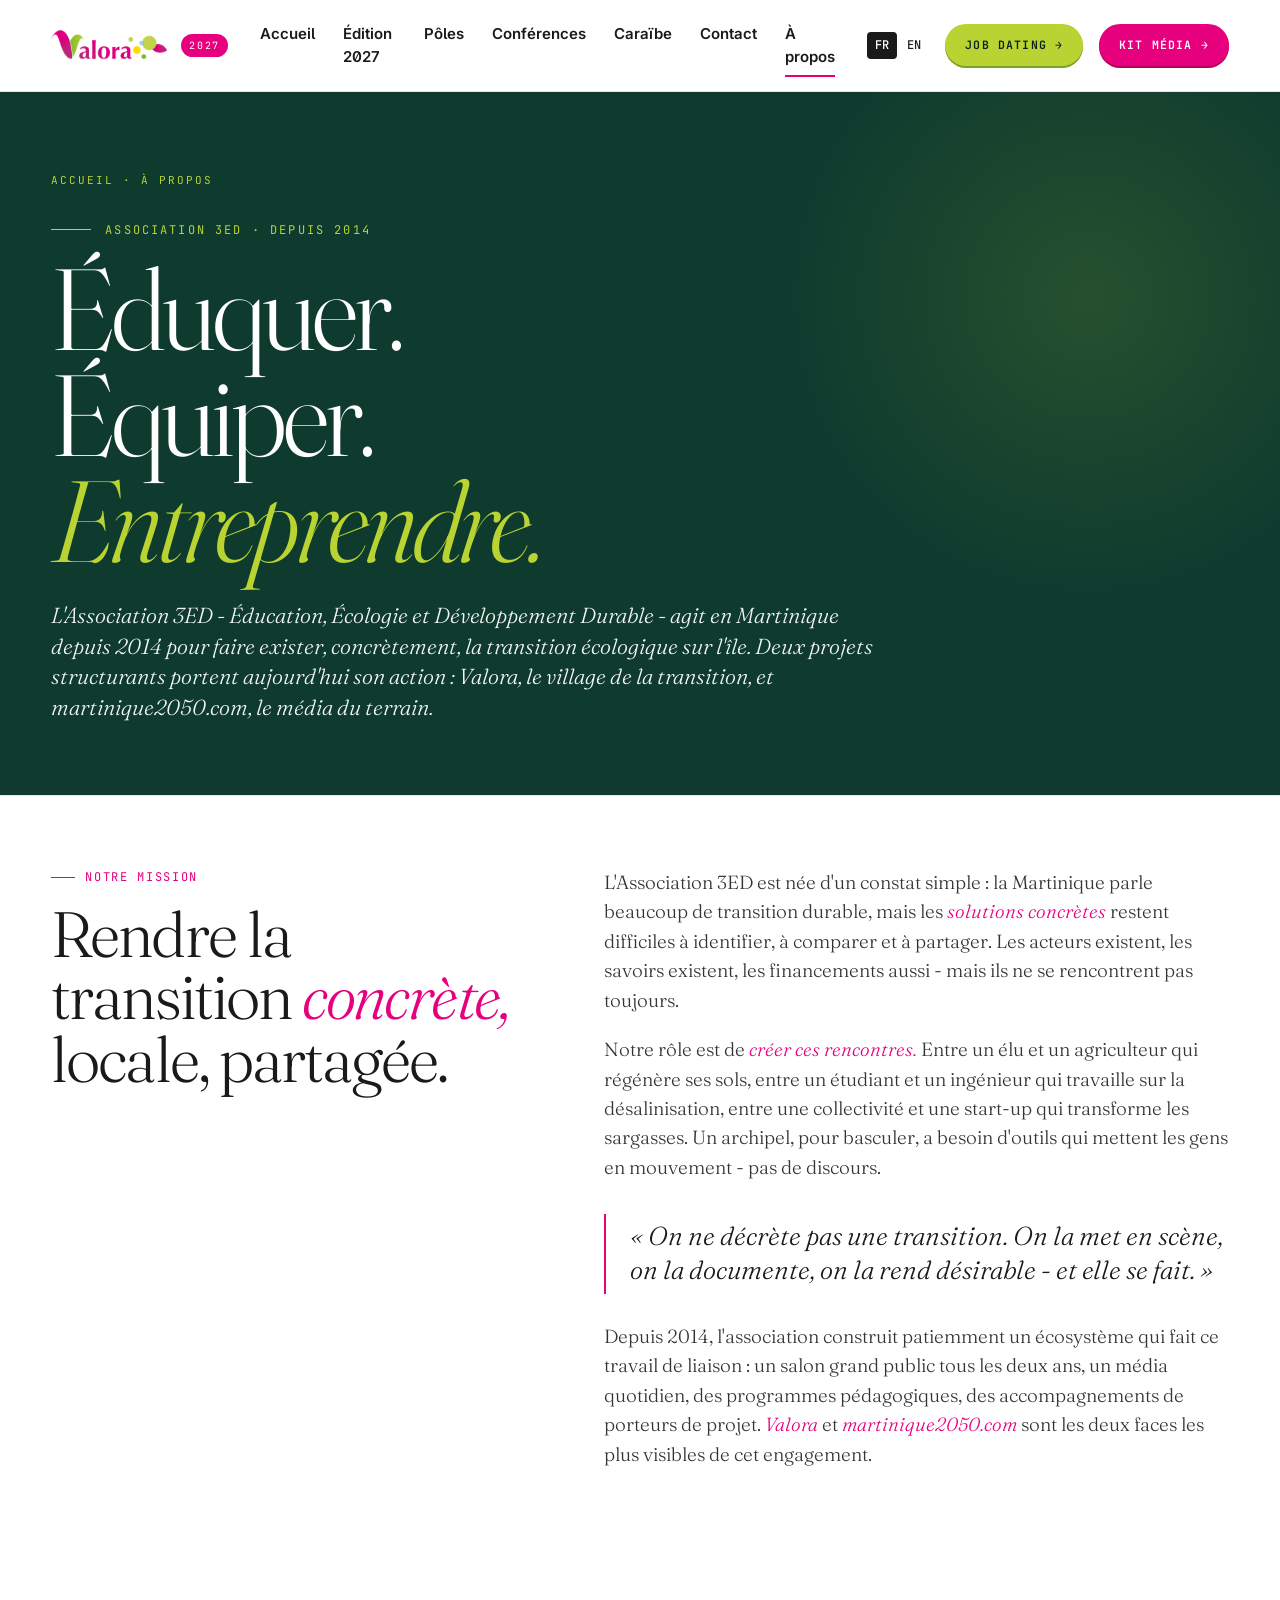
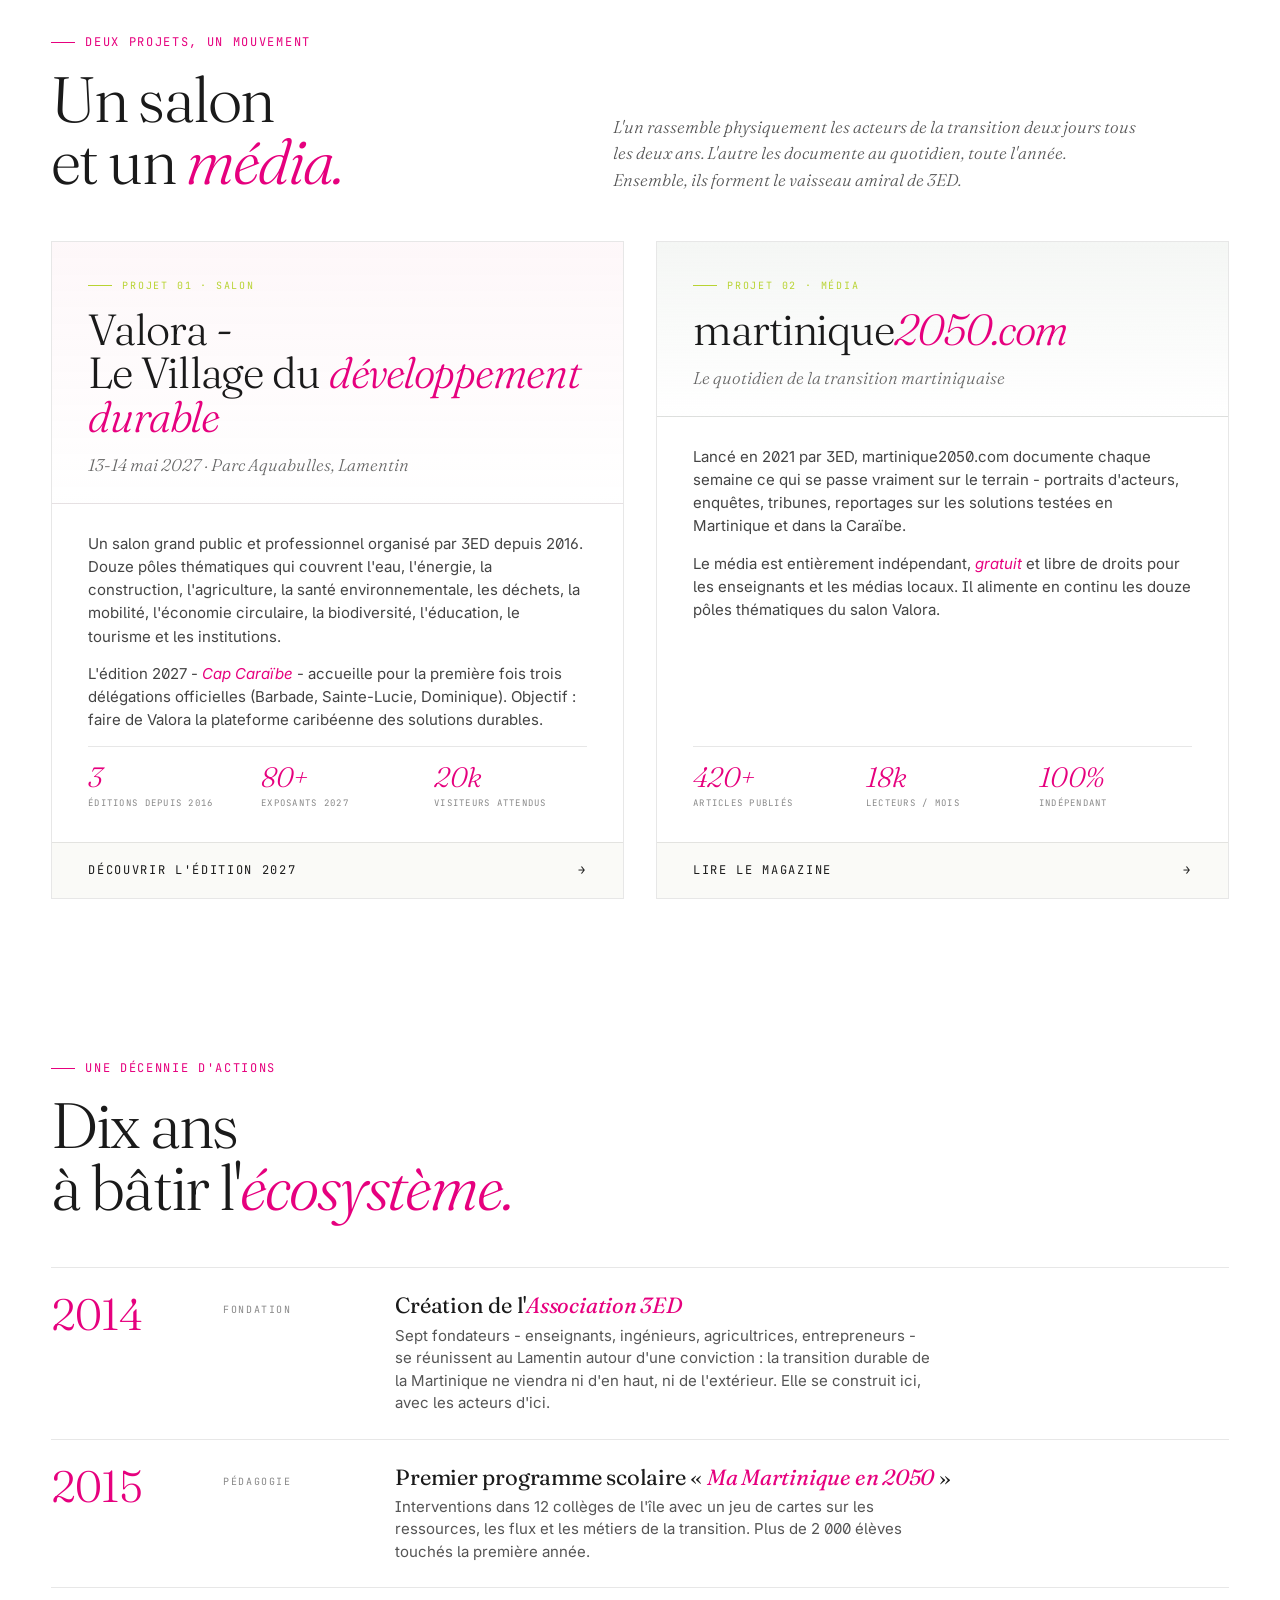
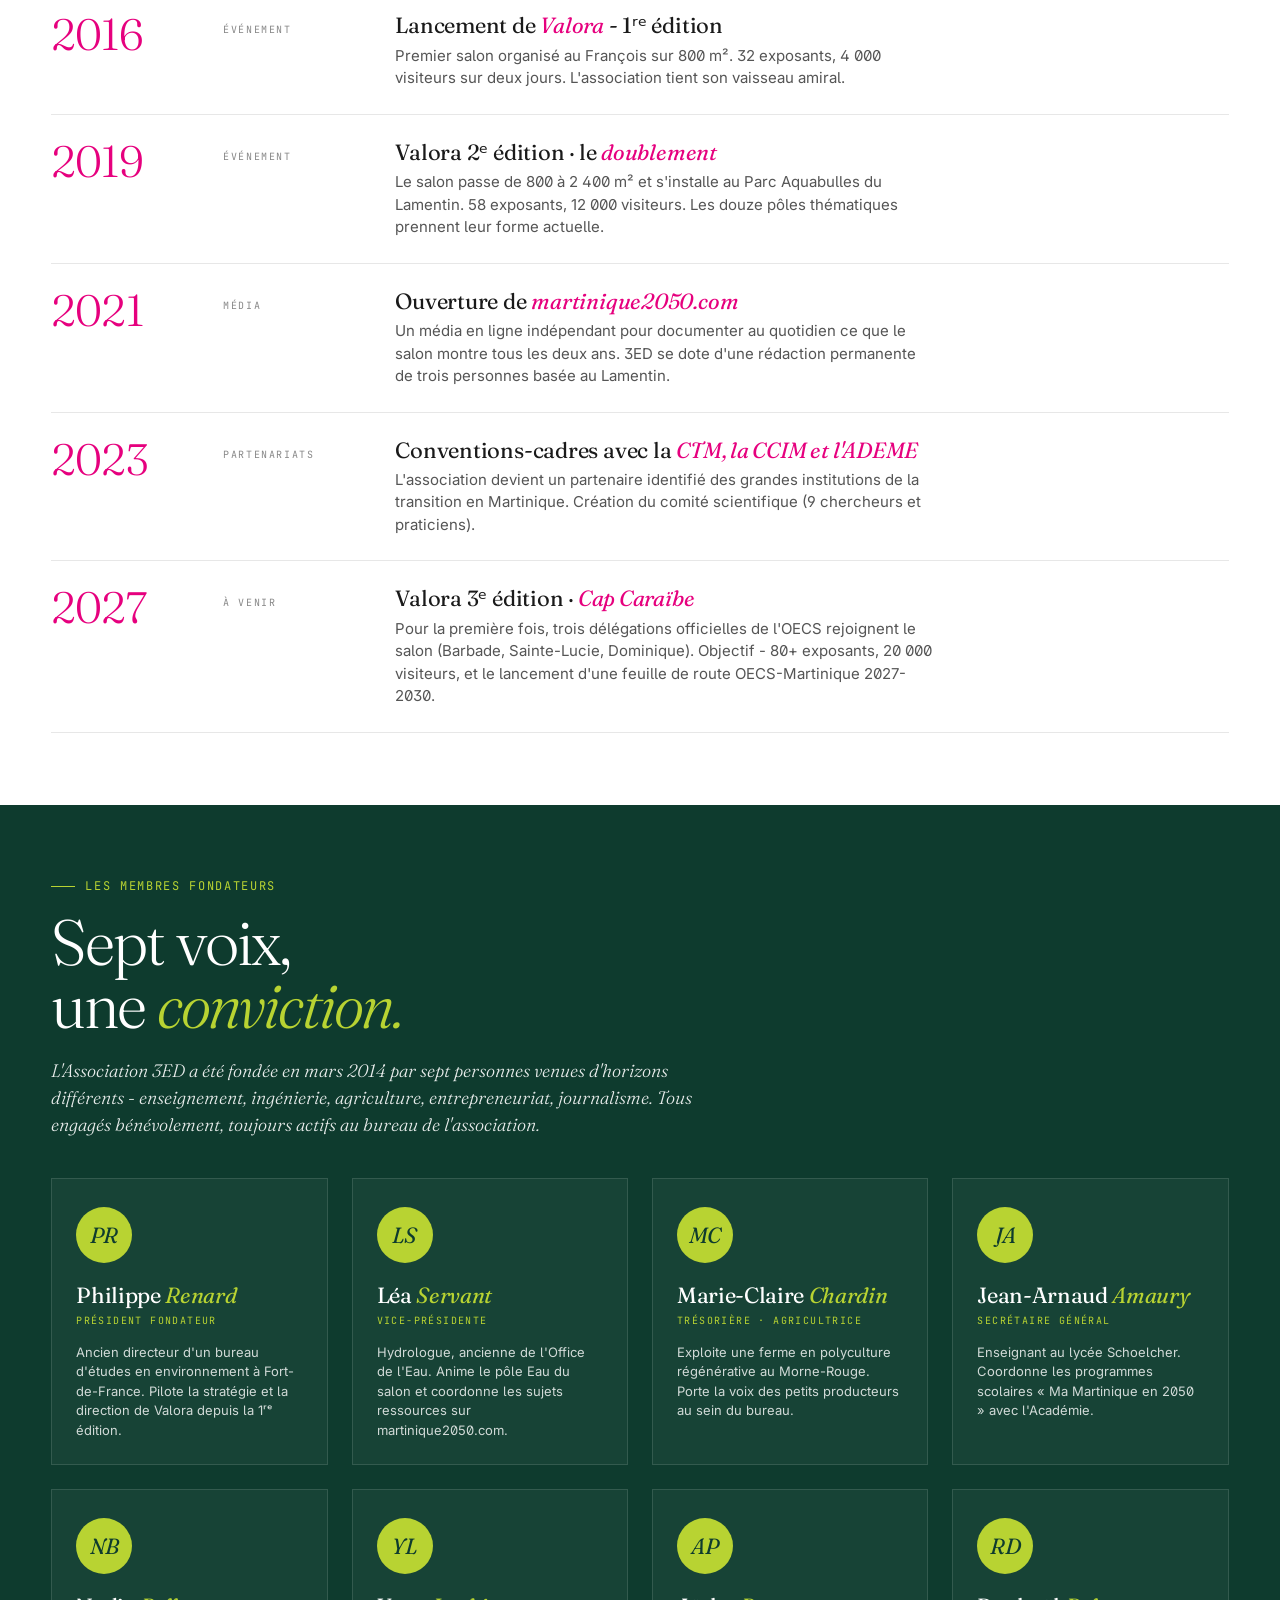
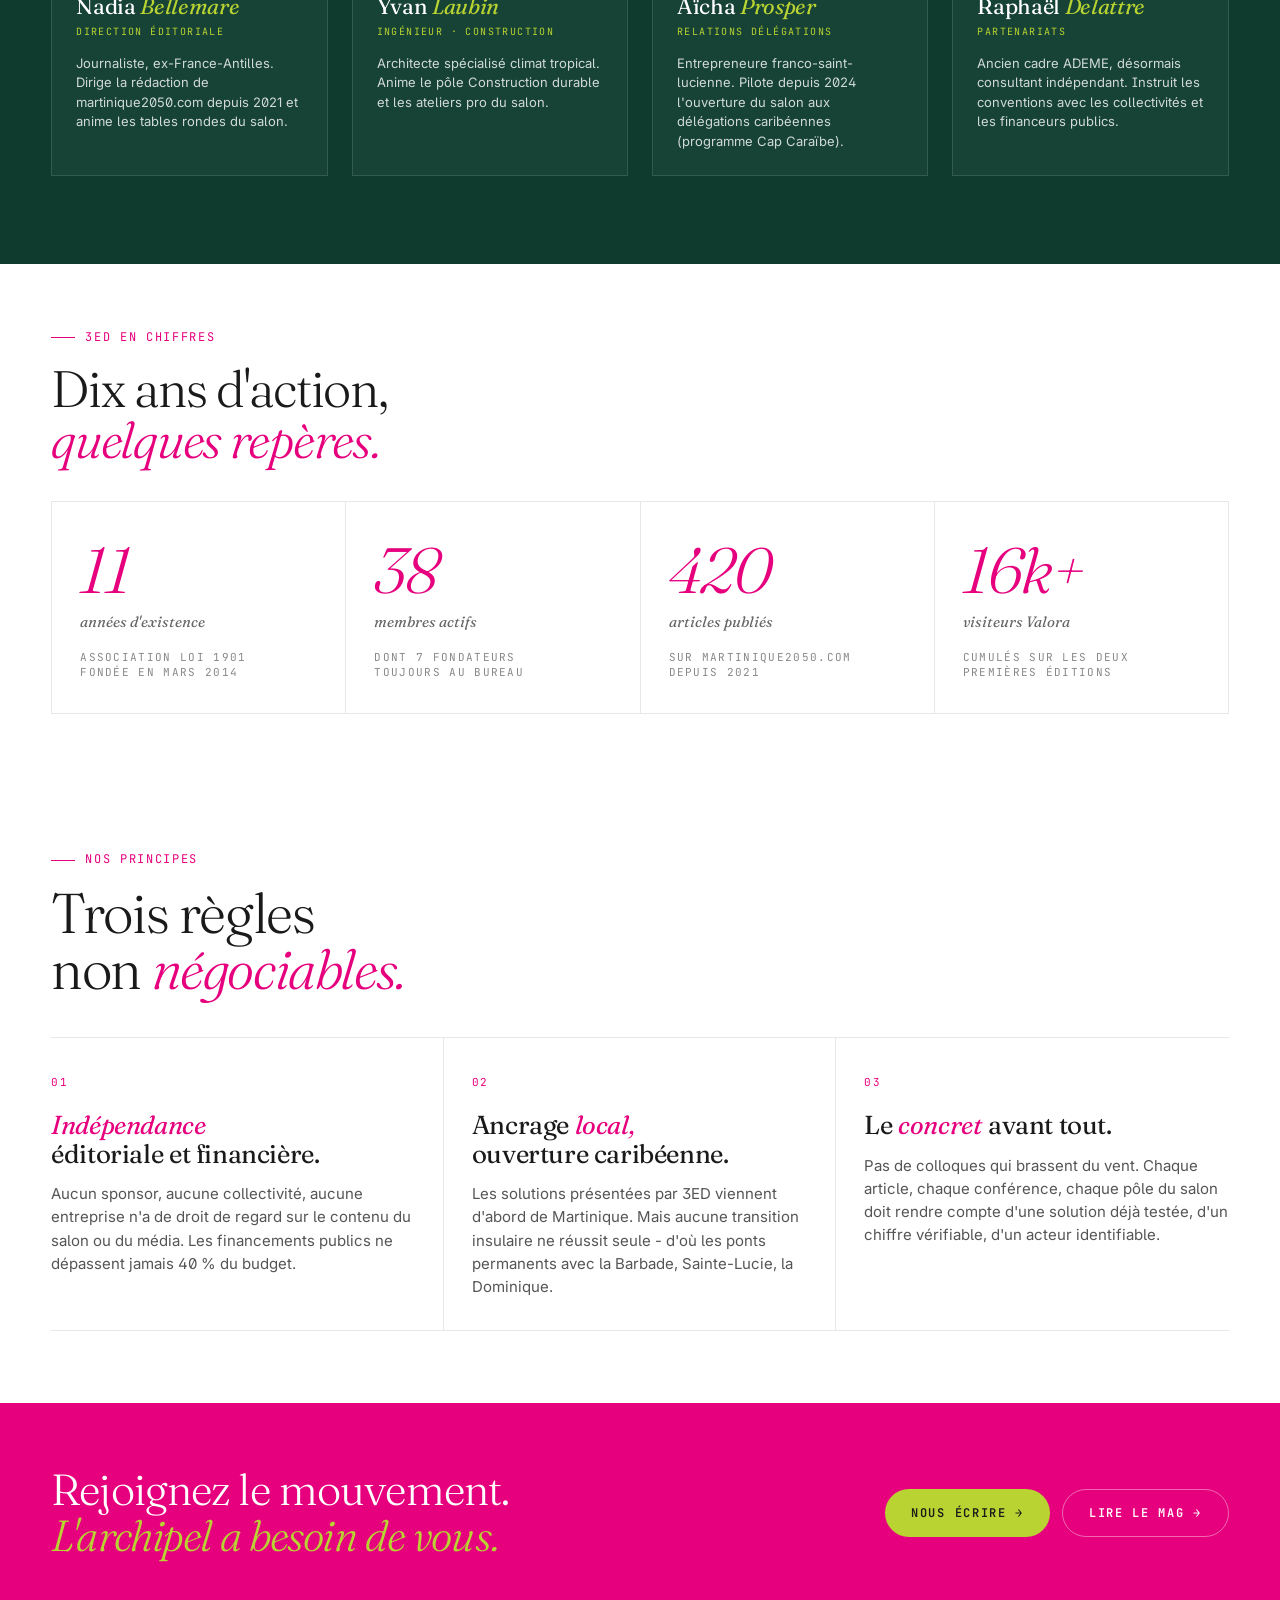
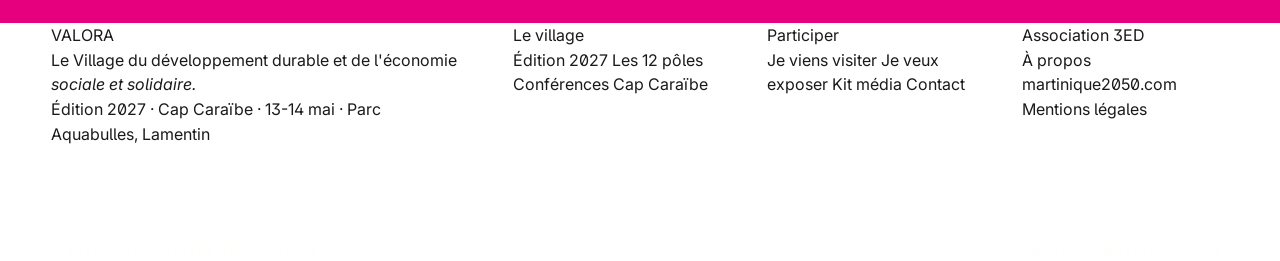
<file: a-propos.html>
<!doctype html>
<html lang="fr">
<head>
<meta charset="utf-8" />
<meta name="viewport" content="width=device-width, initial-scale=1" />
<title>À propos - Association 3ED · Valora 2027</title>
<link rel="stylesheet" href="assets/valora.css?v=3" />
<style>
  /* ===== HERO ===== */
  .ap-hero {
    background: var(--canopee); color: var(--ivoire);
    padding: 80px 0 72px;
    position: relative; overflow: hidden;
  }
  .ap-hero::before {
    content: ''; position: absolute; right: -12%; top: -20%;
    width: 54%; aspect-ratio: 1/1;
    background: radial-gradient(circle, rgba(184,211,50,.14), transparent 62%);
    border-radius: 50%; pointer-events: none;
  }
  .ap-hero .crumb {
    font-family: var(--ff-mono); font-size: 11px;
    letter-spacing: 0.18em; text-transform: uppercase;
    color: var(--vert); margin-bottom: 32px;
  }
  .ap-hero .eyebrow-big {
    font-family: var(--ff-mono); font-size: 12px;
    letter-spacing: 0.18em; text-transform: uppercase;
    color: var(--vert); margin-bottom: 16px;
    display: flex; align-items: center; gap: 14px;
  }
  .ap-hero .eyebrow-big::before {
    content: ''; width: 40px; height: 1px; background: var(--vert);
  }
  .ap-hero h1 {
    font-size: clamp(56px, 9vw, 140px);
    font-weight: 300; line-height: .92;
    letter-spacing: -0.035em; margin-bottom: 28px;
    max-width: 14ch;
  }
  .ap-hero h1 em { font-style: italic; color: var(--vert); }
  .ap-hero .lead {
    font-family: var(--ff-serif);
    font-size: clamp(20px, 1.7vw, 26px);
    font-style: italic; font-weight: 300;
    max-width: 60ch; opacity: .95; line-height: 1.4;
  }

  /* ===== MISSION ===== */
  .ap-mission {
    background: var(--ivoire);
    padding: 72px 0;
    border-top: 1px solid var(--line);
  }
  .ap-mission-grid {
    display: grid; grid-template-columns: 1fr 1.3fr;
    gap: 72px; align-items: start;
  }
  .ap-mission h2 {
    font-family: var(--ff-serif);
    font-size: clamp(36px, 5vw, 64px);
    font-weight: 300; line-height: .98;
    letter-spacing: -0.03em;
    max-width: 14ch;
  }
  .ap-mission h2 em { font-style: italic; color: var(--rose); }
  .ap-mission p {
    font-family: var(--ff-serif);
    font-size: 19px; line-height: 1.55;
    font-weight: 300; color: #333;
    max-width: 58ch; margin-bottom: 20px;
  }
  .ap-mission p em { font-style: italic; color: var(--rose); }
  .ap-mission .pull {
    font-family: var(--ff-serif);
    font-size: 26px; font-style: italic;
    font-weight: 300; line-height: 1.3;
    color: var(--encre);
    border-left: 2px solid var(--rose);
    padding: 6px 0 6px 24px;
    margin: 32px 0 28px;
    max-width: 44ch;
  }

  /* ===== PROJECTS: VALORA + m2050 ===== */
  .ap-projects {
    background: var(--sable);
    padding: 72px 0 88px;
  }
  .ap-projects .sec-head {
    display: grid; grid-template-columns: 1fr 1.2fr;
    gap: 48px; margin-bottom: 48px; align-items: end;
  }
  .ap-projects .sec-head h2 {
    font-family: var(--ff-serif);
    font-size: clamp(36px, 5vw, 64px);
    font-weight: 300; line-height: .98;
    letter-spacing: -0.03em;
  }
  .ap-projects .sec-head h2 em { font-style: italic; color: var(--rose); }
  .ap-projects .sec-head p {
    font-family: var(--ff-serif); font-size: 17px;
    font-style: italic; font-weight: 300;
    color: #555; max-width: 48ch;
  }

  .ap-cards { display: grid; grid-template-columns: 1fr 1fr; gap: 32px; }
  .ap-card {
    background: #fff; border: 1px solid var(--line);
    display: flex; flex-direction: column;
    overflow: hidden;
  }
  .ap-card .head {
    padding: 36px 36px 24px;
    border-bottom: 1px solid var(--line);
  }
  .ap-card .tag {
    font-family: var(--ff-mono); font-size: 10px;
    letter-spacing: 0.18em; text-transform: uppercase;
    color: var(--vert); margin-bottom: 14px;
    display: flex; align-items: center; gap: 10px;
  }
  .ap-card .tag::before {
    content: ''; width: 24px; height: 1px; background: var(--vert);
  }
  .ap-card h3 {
    font-family: var(--ff-serif);
    font-size: clamp(32px, 3.4vw, 48px);
    font-weight: 300; line-height: 1;
    letter-spacing: -0.025em; margin-bottom: 14px;
  }
  .ap-card h3 em { font-style: italic; color: var(--rose); }
  .ap-card .sub {
    font-family: var(--ff-serif); font-size: 17px;
    font-style: italic; color: #666; font-weight: 300;
  }
  .ap-card .body {
    padding: 28px 36px 32px;
    display: flex; flex-direction: column;
    gap: 14px; flex: 1;
  }
  .ap-card .body p {
    font-size: 15px; line-height: 1.55;
    color: #444;
  }
  .ap-card .body p em { font-style: italic; color: var(--rose); }
  .ap-card .stats-row {
    display: grid; grid-template-columns: repeat(3, 1fr);
    gap: 20px; padding-top: 16px; margin-top: auto;
    border-top: 1px solid var(--line);
  }
  .ap-card .stat .sn {
    font-family: var(--ff-serif); font-size: 28px;
    font-weight: 300; line-height: 1;
    letter-spacing: -0.02em;
  }
  .ap-card .stat .sn em { font-style: italic; color: var(--rose); }
  .ap-card .stat .sk {
    font-family: var(--ff-mono); font-size: 9px;
    letter-spacing: 0.14em; text-transform: uppercase;
    color: #888; margin-top: 6px;
  }
  .ap-card .cta {
    padding: 18px 36px;
    border-top: 1px solid var(--line);
    background: #fafaf7;
    font-family: var(--ff-mono); font-size: 12px;
    letter-spacing: 0.14em; text-transform: uppercase;
    color: var(--encre); transition: color .2s, background .2s;
    display: flex; justify-content: space-between; align-items: center;
  }
  .ap-card:hover .cta { background: var(--rose); color: #fff; }
  .ap-card .valora-strap { background: linear-gradient(180deg, rgba(217,55,101,.04), #fff); }
  .ap-card .m2050-strap { background: linear-gradient(180deg, rgba(46,87,46,.05), #fff); }

  /* ===== HISTOIRE / TIMELINE ===== */
  .ap-story {
    background: var(--ivoire);
    padding: 72px 0;
  }
  .ap-story h2 {
    font-family: var(--ff-serif);
    font-size: clamp(36px, 5vw, 64px);
    font-weight: 300; line-height: .98;
    letter-spacing: -0.03em; margin-bottom: 48px;
    max-width: 18ch;
  }
  .ap-story h2 em { font-style: italic; color: var(--rose); }

  .timeline { border-top: 1px solid var(--line); }
  .tl-row {
    display: grid; grid-template-columns: 140px 140px 1fr;
    align-items: start; gap: 32px;
    padding: 24px 0;
    border-bottom: 1px solid var(--line);
  }
  .tl-year {
    font-family: var(--ff-serif);
    font-size: 44px; font-weight: 300;
    letter-spacing: -0.02em; line-height: 1;
    color: var(--rose);
  }
  .tl-cat {
    font-family: var(--ff-mono); font-size: 10px;
    letter-spacing: 0.16em; text-transform: uppercase;
    color: #888; padding-top: 10px;
  }
  .tl-title {
    font-family: var(--ff-serif);
    font-size: 22px; font-weight: 400;
    line-height: 1.2; letter-spacing: -0.01em;
    margin-bottom: 6px;
  }
  .tl-title em { font-style: italic; color: var(--rose); }
  .tl-desc {
    font-size: 15px; line-height: 1.5;
    color: #555; max-width: 60ch;
  }

  /* ===== FONDATEURS ===== */
  .ap-founders {
    background: var(--canopee); color: var(--ivoire);
    padding: 72px 0 88px;
  }
  .ap-founders .eyebrow { color: var(--vert); }
  .ap-founders .eyebrow .bar { background: var(--vert); }
  .ap-founders h2 {
    font-family: var(--ff-serif);
    font-size: clamp(36px, 5vw, 64px);
    font-weight: 300; line-height: .98;
    letter-spacing: -0.03em; margin: 16px 0 20px;
    max-width: 18ch;
  }
  .ap-founders h2 em { font-style: italic; color: var(--vert); }
  .ap-founders .intro {
    font-family: var(--ff-serif); font-size: 18px;
    font-style: italic; font-weight: 300;
    max-width: 60ch; opacity: .9;
    margin-bottom: 40px; line-height: 1.5;
  }

  .founders { display: grid; grid-template-columns: repeat(4, 1fr); gap: 24px; }
  .founder {
    background: rgba(255,255,255,.04);
    border: 1px solid rgba(255,253,248,.12);
    padding: 28px 24px 24px;
    min-height: 220px;
    display: flex; flex-direction: column;
  }
  .founder .avatar {
    width: 56px; height: 56px; border-radius: 50%;
    background: var(--vert); color: var(--canopee);
    display: flex; align-items: center; justify-content: center;
    font-family: var(--ff-serif); font-size: 22px; font-weight: 400;
    font-style: italic; margin-bottom: 20px;
    letter-spacing: -0.01em;
  }
  .founder .name {
    font-family: var(--ff-serif);
    font-size: 22px; font-weight: 400;
    line-height: 1.1; letter-spacing: -0.015em;
    margin-bottom: 6px;
  }
  .founder .name em { font-style: italic; color: var(--vert); }
  .founder .role {
    font-family: var(--ff-mono); font-size: 10px;
    letter-spacing: 0.14em; text-transform: uppercase;
    color: var(--vert); margin-bottom: 14px;
  }
  .founder .bio {
    font-size: 13px; line-height: 1.5;
    opacity: .8;
  }

  /* ===== GOVERNANCE + CHIFFRES ===== */
  .ap-numbers {
    background: var(--sable);
    padding: 64px 0;
  }
  .ap-numbers-grid {
    display: grid; grid-template-columns: repeat(4, 1fr);
    border-top: 1px solid var(--line);
    border-left: 1px solid var(--line);
  }
  .n-cell {
    padding: 36px 28px 32px;
    border-right: 1px solid var(--line);
    border-bottom: 1px solid var(--line);
  }
  .n-cell .nb {
    font-family: var(--ff-serif);
    font-size: clamp(48px, 5vw, 72px);
    font-weight: 300; line-height: 1;
    letter-spacing: -0.025em;
    color: var(--encre);
  }
  .n-cell .nb em { font-style: italic; color: var(--rose); }
  .n-cell .nu {
    font-family: var(--ff-serif); font-size: 15px;
    font-style: italic; color: #666;
    margin: 8px 0 16px;
  }
  .n-cell .nc {
    font-family: var(--ff-mono); font-size: 11px;
    letter-spacing: 0.12em; text-transform: uppercase;
    color: #888; line-height: 1.45;
  }

  /* ===== VALEURS (3 card strip) ===== */
  .ap-values {
    background: var(--ivoire);
    padding: 72px 0;
  }
  .ap-values h2 {
    font-family: var(--ff-serif);
    font-size: clamp(36px, 5vw, 56px);
    font-weight: 300; line-height: 1;
    letter-spacing: -0.025em; margin-bottom: 40px;
    max-width: 20ch;
  }
  .ap-values h2 em { font-style: italic; color: var(--rose); }
  .values-grid { display: grid; grid-template-columns: repeat(3, 1fr); gap: 0; border-top: 1px solid var(--line); }
  .value {
    padding: 36px 28px 32px 0;
    border-bottom: 1px solid var(--line);
    border-right: 1px solid var(--line);
  }
  .value:last-child { border-right: none; padding-right: 0; }
  .value:not(:first-child) { padding-left: 28px; }
  .value .v-num {
    font-family: var(--ff-mono); font-size: 11px;
    letter-spacing: 0.16em; color: var(--rose);
    margin-bottom: 20px;
  }
  .value h4 {
    font-family: var(--ff-serif);
    font-size: 26px; font-weight: 400;
    line-height: 1.1; letter-spacing: -0.015em;
    margin-bottom: 14px;
  }
  .value h4 em { font-style: italic; color: var(--rose); }
  .value p {
    font-size: 15px; line-height: 1.55;
    color: #555;
  }

  /* ===== CTA BAND ===== */
  .ap-cta {
    background: var(--rose); color: #fff;
    padding: 64px 0;
  }
  .ap-cta-inner {
    display: flex; justify-content: space-between;
    align-items: center; gap: 40px;
  }
  .ap-cta h2 {
    font-family: var(--ff-serif);
    font-size: clamp(28px, 3.4vw, 44px);
    font-weight: 300; line-height: 1.05;
    letter-spacing: -0.02em;
    max-width: 22ch;
  }
  .ap-cta h2 em { font-style: italic; color: var(--lime); }
  .ap-cta .btns { display: flex; gap: 12px; flex-shrink: 0; }
  .ap-cta .btn-lime {
    background: var(--lime); color: var(--encre);
    padding: 14px 26px; border-radius: 999px;
    font-family: var(--ff-mono); font-size: 12px;
    font-weight: 600; letter-spacing: 0.14em;
    text-transform: uppercase;
  }
  .ap-cta .btn-ghost {
    color: #fff; padding: 14px 26px;
    border: 1px solid rgba(255,255,255,.4);
    border-radius: 999px;
    font-family: var(--ff-mono); font-size: 12px;
    font-weight: 600; letter-spacing: 0.14em;
    text-transform: uppercase;
  }
  .ap-cta .btn-ghost:hover { background: #fff; color: var(--rose); border-color: #fff; }

  @media (max-width: 960px) {
    .ap-mission-grid { grid-template-columns: 1fr; gap: 32px; }
    .ap-projects .sec-head { grid-template-columns: 1fr; gap: 20px; }
    .ap-cards { grid-template-columns: 1fr; }
    .tl-row { grid-template-columns: 80px 1fr; gap: 20px; }
    .tl-cat { display: none; }
    .tl-year { font-size: 34px; }
    .founders { grid-template-columns: repeat(2, 1fr); }
    .ap-numbers-grid, .values-grid { grid-template-columns: 1fr 1fr; }
    .ap-cta-inner { flex-direction: column; align-items: flex-start; }
  }
  @media (max-width: 560px) {
    .founders, .ap-numbers-grid, .values-grid { grid-template-columns: 1fr; }
    .value { border-right: none; padding-left: 0 !important; padding-right: 0; }
  }
</style>
</head>
<body data-screen-label="À propos">

<div id="nav-mount"></div>

<!-- HERO -->
<section class="ap-hero">
  <div class="wrap">
    <div class="crumb">Accueil · À propos</div>
    <div class="eyebrow-big">Association 3ED · depuis 2014</div>
    <h1>Éduquer.<br/>Équiper.<br/><em>Entreprendre.</em></h1>
    <p class="lead">L'Association 3ED - Éducation, Écologie et Développement Durable - agit en Martinique depuis 2014 pour faire exister, concrètement, la transition écologique sur l'île. Deux projets structurants portent aujourd'hui son action : <em>Valora</em>, le village de la transition, et <em>martinique2050.com</em>, le média du terrain.</p>
  </div>
</section>

<!-- MISSION -->
<section class="ap-mission">
  <div class="wrap">
    <div class="ap-mission-grid">
      <div>
        <div class="eyebrow"><span class="bar"></span>Notre mission</div>
        <h2 style="margin-top:16px;">Rendre la transition <em>concrète,</em> locale, partagée.</h2>
      </div>
      <div>
        <p>L'Association 3ED est née d'un constat simple : la Martinique parle beaucoup de transition durable, mais les <em>solutions concrètes</em> restent difficiles à identifier, à comparer et à partager. Les acteurs existent, les savoirs existent, les financements aussi - mais ils ne se rencontrent pas toujours.</p>
        <p>Notre rôle est de <em>créer ces rencontres.</em> Entre un élu et un agriculteur qui régénère ses sols, entre un étudiant et un ingénieur qui travaille sur la désalinisation, entre une collectivité et une start-up qui transforme les sargasses. Un archipel, pour basculer, a besoin d'outils qui mettent les gens en mouvement - pas de discours.</p>
        <p class="pull">« On ne décrète pas une transition. On la met en scène, on la documente, on la rend désirable - et elle se fait. »</p>
        <p>Depuis 2014, l'association construit patiemment un écosystème qui fait ce travail de liaison : un salon grand public tous les deux ans, un média quotidien, des programmes pédagogiques, des accompagnements de porteurs de projet. <em>Valora</em> et <em>martinique2050.com</em> sont les deux faces les plus visibles de cet engagement.</p>
      </div>
    </div>
  </div>
</section>

<!-- PROJETS -->
<section class="ap-projects">
  <div class="wrap">
    <div class="sec-head">
      <div>
        <div class="eyebrow"><span class="bar"></span>Deux projets, un mouvement</div>
        <h2 style="margin-top:16px;">Un salon<br/>et un <em>média.</em></h2>
      </div>
      <p>L'un rassemble physiquement les acteurs de la transition deux jours tous les deux ans. L'autre les documente au quotidien, toute l'année. Ensemble, ils forment le vaisseau amiral de 3ED.</p>
    </div>

    <div class="ap-cards">

      <a href="edition-2027.html" class="ap-card">
        <div class="head valora-strap">
          <div class="tag">Projet 01 · Salon</div>
          <h3>Valora -<br/>Le Village du <em>développement durable</em></h3>
          <div class="sub">13-14 mai 2027 · Parc Aquabulles, Lamentin</div>
        </div>
        <div class="body">
          <p>Un salon grand public et professionnel organisé par 3ED depuis 2016. Douze pôles thématiques qui couvrent l'eau, l'énergie, la construction, l'agriculture, la santé environnementale, les déchets, la mobilité, l'économie circulaire, la biodiversité, l'éducation, le tourisme et les institutions.</p>
          <p>L'édition 2027 - <em>Cap Caraïbe</em> - accueille pour la première fois trois délégations officielles (Barbade, Sainte-Lucie, Dominique). Objectif : faire de Valora la plateforme caribéenne des solutions durables.</p>
          <div class="stats-row">
            <div class="stat"><div class="sn"><em>3</em></div><div class="sk">Éditions depuis 2016</div></div>
            <div class="stat"><div class="sn"><em>80+</em></div><div class="sk">Exposants 2027</div></div>
            <div class="stat"><div class="sn"><em>20k</em></div><div class="sk">Visiteurs attendus</div></div>
          </div>
        </div>
        <div class="cta"><span>Découvrir l'édition 2027</span><span>→</span></div>
      </a>

      <a href="mag.html" class="ap-card">
        <div class="head m2050-strap">
          <div class="tag">Projet 02 · Média</div>
          <h3>martinique<em>2050.com</em></h3>
          <div class="sub">Le quotidien de la transition martiniquaise</div>
        </div>
        <div class="body">
          <p>Lancé en 2021 par 3ED, martinique2050.com documente chaque semaine ce qui se passe vraiment sur le terrain - portraits d'acteurs, enquêtes, tribunes, reportages sur les solutions testées en Martinique et dans la Caraïbe.</p>
          <p>Le média est entièrement indépendant, <em>gratuit</em> et libre de droits pour les enseignants et les médias locaux. Il alimente en continu les douze pôles thématiques du salon Valora.</p>
          <div class="stats-row">
            <div class="stat"><div class="sn"><em>420+</em></div><div class="sk">Articles publiés</div></div>
            <div class="stat"><div class="sn"><em>18k</em></div><div class="sk">Lecteurs / mois</div></div>
            <div class="stat"><div class="sn"><em>100%</em></div><div class="sk">Indépendant</div></div>
          </div>
        </div>
        <div class="cta"><span>Lire le magazine</span><span>→</span></div>
      </a>

    </div>
  </div>
</section>

<!-- HISTOIRE -->
<section class="ap-story">
  <div class="wrap">
    <div class="eyebrow"><span class="bar"></span>Une décennie d'actions</div>
    <h2 style="margin-top:16px;">Dix ans<br/>à bâtir l'<em>écosystème.</em></h2>

    <div class="timeline">

      <div class="tl-row">
        <div class="tl-year">2014</div>
        <div class="tl-cat">Fondation</div>
        <div>
          <div class="tl-title">Création de l'<em>Association 3ED</em></div>
          <div class="tl-desc">Sept fondateurs - enseignants, ingénieurs, agricultrices, entrepreneurs - se réunissent au Lamentin autour d'une conviction : la transition durable de la Martinique ne viendra ni d'en haut, ni de l'extérieur. Elle se construit ici, avec les acteurs d'ici.</div>
        </div>
      </div>

      <div class="tl-row">
        <div class="tl-year">2015</div>
        <div class="tl-cat">Pédagogie</div>
        <div>
          <div class="tl-title">Premier programme scolaire « <em>Ma Martinique en 2050</em> »</div>
          <div class="tl-desc">Interventions dans 12 collèges de l'île avec un jeu de cartes sur les ressources, les flux et les métiers de la transition. Plus de 2 000 élèves touchés la première année.</div>
        </div>
      </div>

      <div class="tl-row">
        <div class="tl-year">2016</div>
        <div class="tl-cat">Événement</div>
        <div>
          <div class="tl-title">Lancement de <em>Valora</em> - 1ʳᵉ édition</div>
          <div class="tl-desc">Premier salon organisé au François sur 800 m². 32 exposants, 4 000 visiteurs sur deux jours. L'association tient son vaisseau amiral.</div>
        </div>
      </div>

      <div class="tl-row">
        <div class="tl-year">2019</div>
        <div class="tl-cat">Événement</div>
        <div>
          <div class="tl-title">Valora 2ᵉ édition · le <em>doublement</em></div>
          <div class="tl-desc">Le salon passe de 800 à 2 400 m² et s'installe au Parc Aquabulles du Lamentin. 58 exposants, 12 000 visiteurs. Les douze pôles thématiques prennent leur forme actuelle.</div>
        </div>
      </div>

      <div class="tl-row">
        <div class="tl-year">2021</div>
        <div class="tl-cat">Média</div>
        <div>
          <div class="tl-title">Ouverture de <em>martinique2050.com</em></div>
          <div class="tl-desc">Un média en ligne indépendant pour documenter au quotidien ce que le salon montre tous les deux ans. 3ED se dote d'une rédaction permanente de trois personnes basée au Lamentin.</div>
        </div>
      </div>

      <div class="tl-row">
        <div class="tl-year">2023</div>
        <div class="tl-cat">Partenariats</div>
        <div>
          <div class="tl-title">Conventions-cadres avec la <em>CTM, la CCIM et l'ADEME</em></div>
          <div class="tl-desc">L'association devient un partenaire identifié des grandes institutions de la transition en Martinique. Création du comité scientifique (9 chercheurs et praticiens).</div>
        </div>
      </div>

      <div class="tl-row">
        <div class="tl-year">2027</div>
        <div class="tl-cat">À venir</div>
        <div>
          <div class="tl-title">Valora 3ᵉ édition · <em>Cap Caraïbe</em></div>
          <div class="tl-desc">Pour la première fois, trois délégations officielles de l'OECS rejoignent le salon (Barbade, Sainte-Lucie, Dominique). Objectif - 80+ exposants, 20 000 visiteurs, et le lancement d'une feuille de route OECS-Martinique 2027-2030.</div>
        </div>
      </div>

    </div>
  </div>
</section>

<!-- FONDATEURS -->
<section class="ap-founders">
  <div class="wrap">
    <div class="eyebrow"><span class="bar"></span>Les membres fondateurs</div>
    <h2>Sept voix,<br/>une <em>conviction.</em></h2>
    <p class="intro">L'Association 3ED a été fondée en mars 2014 par sept personnes venues d'horizons différents - enseignement, ingénierie, agriculture, entrepreneuriat, journalisme. Tous engagés bénévolement, toujours actifs au bureau de l'association.</p>

    <div class="founders">

      <div class="founder">
        <div class="avatar">PR</div>
        <div class="name">Philippe <em>Renard</em></div>
        <div class="role">Président fondateur</div>
        <div class="bio">Ancien directeur d'un bureau d'études en environnement à Fort-de-France. Pilote la stratégie et la direction de Valora depuis la 1ʳᵉ édition.</div>
      </div>

      <div class="founder">
        <div class="avatar">LS</div>
        <div class="name">Léa <em>Servant</em></div>
        <div class="role">Vice-présidente</div>
        <div class="bio">Hydrologue, ancienne de l'Office de l'Eau. Anime le pôle Eau du salon et coordonne les sujets ressources sur martinique2050.com.</div>
      </div>

      <div class="founder">
        <div class="avatar">MC</div>
        <div class="name">Marie-Claire <em>Chardin</em></div>
        <div class="role">Trésorière · Agricultrice</div>
        <div class="bio">Exploite une ferme en polyculture régénérative au Morne-Rouge. Porte la voix des petits producteurs au sein du bureau.</div>
      </div>

      <div class="founder">
        <div class="avatar">JA</div>
        <div class="name">Jean-Arnaud <em>Amaury</em></div>
        <div class="role">Secrétaire général</div>
        <div class="bio">Enseignant au lycée Schoelcher. Coordonne les programmes scolaires « Ma Martinique en 2050 » avec l'Académie.</div>
      </div>

      <div class="founder">
        <div class="avatar">NB</div>
        <div class="name">Nadia <em>Bellemare</em></div>
        <div class="role">Direction éditoriale</div>
        <div class="bio">Journaliste, ex-France-Antilles. Dirige la rédaction de martinique2050.com depuis 2021 et anime les tables rondes du salon.</div>
      </div>

      <div class="founder">
        <div class="avatar">YL</div>
        <div class="name">Yvan <em>Laubin</em></div>
        <div class="role">Ingénieur · Construction</div>
        <div class="bio">Architecte spécialisé climat tropical. Anime le pôle Construction durable et les ateliers pro du salon.</div>
      </div>

      <div class="founder">
        <div class="avatar">AP</div>
        <div class="name">Aïcha <em>Prosper</em></div>
        <div class="role">Relations délégations</div>
        <div class="bio">Entrepreneure franco-saint-lucienne. Pilote depuis 2024 l'ouverture du salon aux délégations caribéennes (programme Cap Caraïbe).</div>
      </div>

      <div class="founder">
        <div class="avatar">RD</div>
        <div class="name">Raphaël <em>Delattre</em></div>
        <div class="role">Partenariats</div>
        <div class="bio">Ancien cadre ADEME, désormais consultant indépendant. Instruit les conventions avec les collectivités et les financeurs publics.</div>
      </div>

    </div>
  </div>
</section>

<!-- CHIFFRES -->
<section class="ap-numbers">
  <div class="wrap">
    <div class="eyebrow"><span class="bar"></span>3ED en chiffres</div>
    <h2 style="font-family: var(--ff-serif); font-size: clamp(32px, 4vw, 52px); font-weight: 300; line-height: 1; letter-spacing: -0.025em; margin: 16px 0 36px; max-width: 20ch;">Dix ans d'action,<br/><em style="font-style: italic; color: var(--rose);">quelques repères.</em></h2>

    <div class="ap-numbers-grid">
      <div class="n-cell">
        <div class="nb"><em>11</em></div>
        <div class="nu">années d'existence</div>
        <div class="nc">Association loi 1901<br/>fondée en mars 2014</div>
      </div>
      <div class="n-cell">
        <div class="nb"><em>38</em></div>
        <div class="nu">membres actifs</div>
        <div class="nc">dont 7 fondateurs<br/>toujours au bureau</div>
      </div>
      <div class="n-cell">
        <div class="nb"><em>420</em></div>
        <div class="nu">articles publiés</div>
        <div class="nc">sur martinique2050.com<br/>depuis 2021</div>
      </div>
      <div class="n-cell">
        <div class="nb"><em>16k+</em></div>
        <div class="nu">visiteurs Valora</div>
        <div class="nc">cumulés sur les deux<br/>premières éditions</div>
      </div>
    </div>
  </div>
</section>

<!-- VALEURS -->
<section class="ap-values">
  <div class="wrap">
    <div class="eyebrow"><span class="bar"></span>Nos principes</div>
    <h2 style="margin-top:16px;">Trois règles<br/>non <em>négociables.</em></h2>

    <div class="values-grid">
      <div class="value">
        <div class="v-num">01</div>
        <h4><em>Indépendance</em> éditoriale et financière.</h4>
        <p>Aucun sponsor, aucune collectivité, aucune entreprise n'a de droit de regard sur le contenu du salon ou du média. Les financements publics ne dépassent jamais 40 % du budget.</p>
      </div>
      <div class="value">
        <div class="v-num">02</div>
        <h4>Ancrage <em>local,</em> ouverture caribéenne.</h4>
        <p>Les solutions présentées par 3ED viennent d'abord de Martinique. Mais aucune transition insulaire ne réussit seule - d'où les ponts permanents avec la Barbade, Sainte-Lucie, la Dominique.</p>
      </div>
      <div class="value">
        <div class="v-num">03</div>
        <h4>Le <em>concret</em> avant tout.</h4>
        <p>Pas de colloques qui brassent du vent. Chaque article, chaque conférence, chaque pôle du salon doit rendre compte d'une solution déjà testée, d'un chiffre vérifiable, d'un acteur identifiable.</p>
      </div>
    </div>
  </div>
</section>

<!-- CTA -->
<section class="ap-cta">
  <div class="wrap">
    <div class="ap-cta-inner">
      <h2>Rejoignez le mouvement.<br/><em>L'archipel a besoin de vous.</em></h2>
      <div class="btns">
        <a href="contact.html" class="btn-lime">Nous écrire →</a>
        <a href="mag.html" class="btn-ghost">Lire le Mag →</a>
      </div>
    </div>
  </div>
</section>

<footer class="site-footer">
  <div class="wrap">
    <div class="footer-grid">
      <div class="footer-brand">
        <div class="footer-logo">VALORA</div>
        <div class="footer-sig">Le Village du développement durable et de l'économie <em>sociale et solidaire.</em></div>
        <div class="footer-tag">Édition 2027 · Cap Caraïbe · 13-14 mai · Parc Aquabulles, Lamentin</div>
      </div>
      <div class="footer-col">
        <div class="fc-title">Le village</div>
        <a href="edition-2027.html">Édition 2027</a>
        <a href="poles.html">Les 12 pôles</a>
        <a href="conferences.html">Conférences</a>
        <a href="caraibe.html">Cap Caraïbe</a>
      </div>
      <div class="footer-col">
        <div class="fc-title">Participer</div>
        <a href="pre-inscription.html">Je viens visiter</a>
        <a href="pre-inscription.html#exposer">Je veux exposer</a>
        <a href="kit-media.html">Kit média</a>
        <a href="contact.html">Contact</a>
      </div>
      <div class="footer-col">
        <div class="fc-title">Association 3ED</div>
        <a href="a-propos.html">À propos</a>
        <a href="mag.html">martinique2050.com</a>
        <a href="#">Mentions légales</a>
      </div>
    </div>
    <div class="footer-bottom">
      <div>© 2027 · Association 3ED · Valora</div>
      <div class="footer-place">Lamentin, Martinique · FWI</div>
    </div>
  </div>
</footer>

<script src="assets/valora-shared.js?v=3"></script>
<script src="assets/valora-nav.js?v=3"></script>
</body>
</html>
</file>
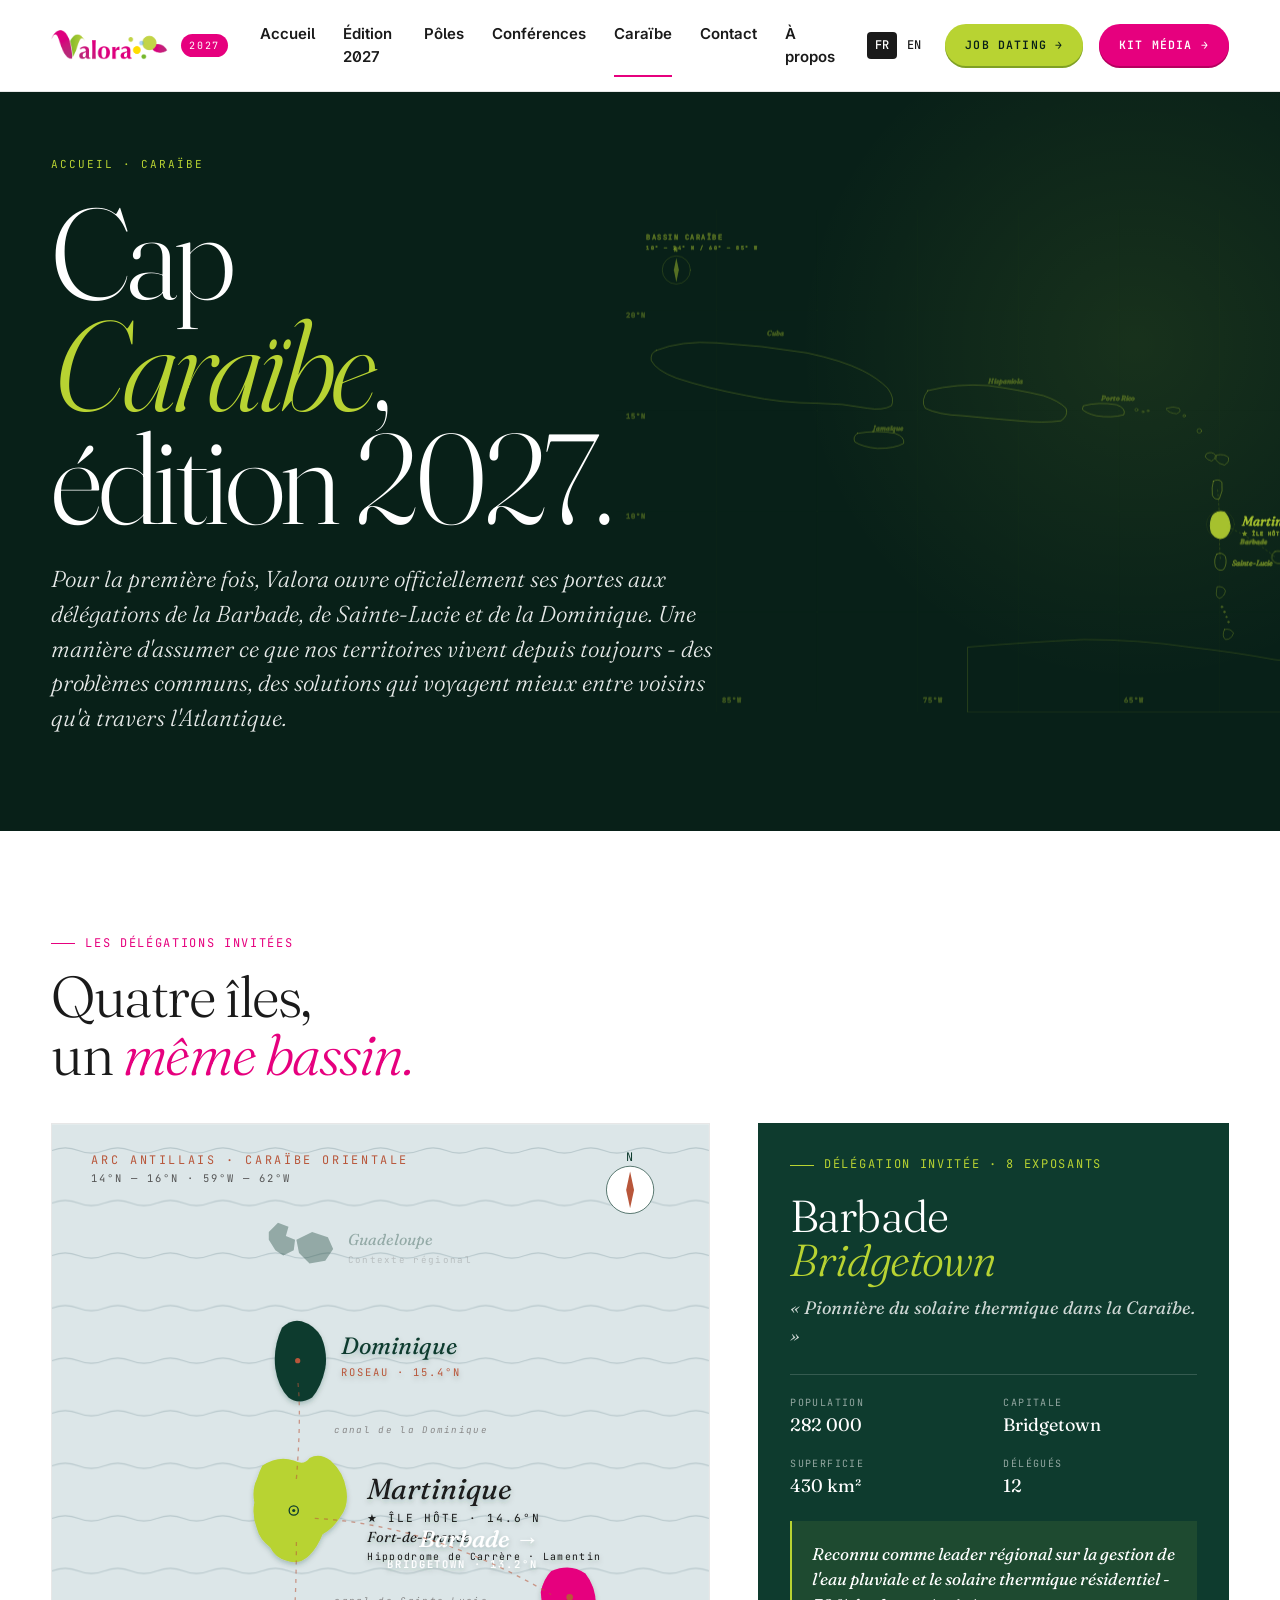
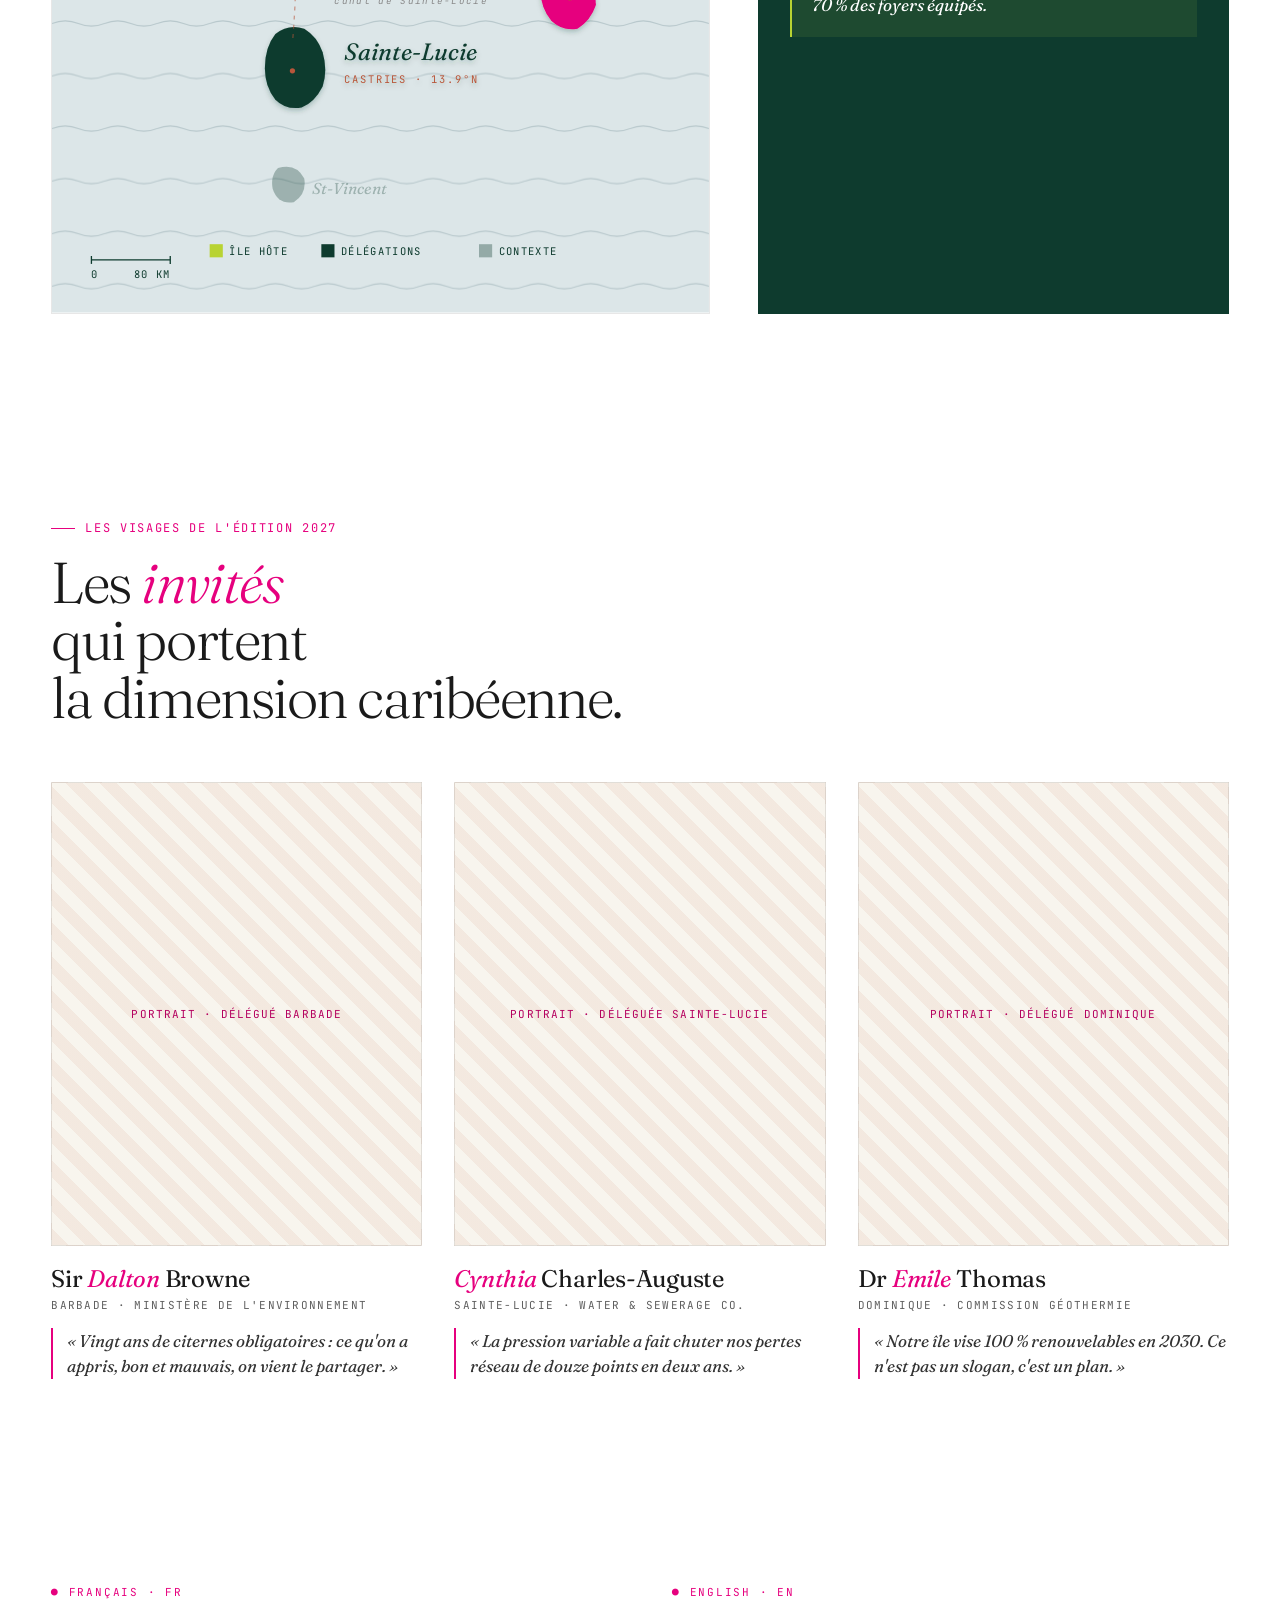
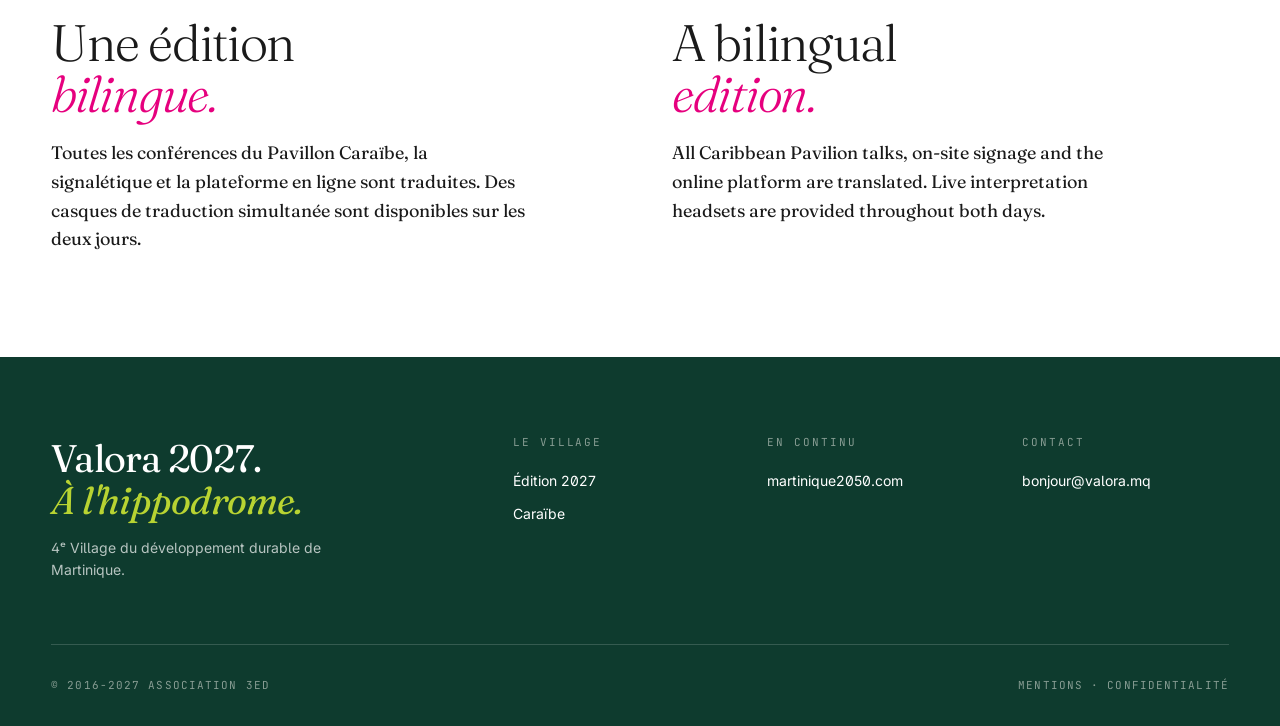
<file: caraibe.html>
<!doctype html>
<html lang="fr">
<head>
<meta charset="utf-8" />
<meta name="viewport" content="width=device-width, initial-scale=1" />
<title>Caraïbe - Valora 2027</title>
<link rel="stylesheet" href="assets/valora.css?v=3" />
<style>
  .c-hero {
    background: var(--canopee-deep);
    color: var(--ivoire);
    padding: 64px 0 96px;
    position: relative; overflow: hidden;
  }
  .c-hero::before {
    content: ''; position: absolute; right: -20%; top: -20%;
    width: 800px; height: 800px;
    background: radial-gradient(circle, rgba(212,255,75,.08), transparent 60%);
    pointer-events: none;
  }
  /* Decorative Caribbean basin map (trame) */
  .c-hero-map {
    position: absolute;
    right: -40px; top: 50%;
    transform: translateY(-50%);
    width: min(55%, 820px);
    aspect-ratio: 1.4;
    pointer-events: none;
    opacity: .9;
    z-index: 1;
  }
  .c-hero-map svg { width: 100%; height: 100%; display: block; }
  .c-hero .wrap { position: relative; z-index: 2; }
  @media (max-width: 900px) {
    .c-hero-map {
      position: relative; right: auto; top: auto;
      transform: none;
      width: 100%; margin-top: 32px;
      opacity: .5;
    }
  }
  .c-hero .crumb {
    font-family: var(--ff-mono); font-size: 11px;
    letter-spacing: 0.18em; text-transform: uppercase;
    color: var(--lime); margin-bottom: 24px;
  }
  .c-hero h1 {
    font-size: clamp(56px, 10vw, 168px);
    font-weight: 300; line-height: .88;
    letter-spacing: -0.035em;
    margin-bottom: 28px;
  }
  .c-hero h1 em { font-style: italic; color: var(--lime); }
  .c-hero .lead {
    font-family: var(--ff-serif);
    font-size: clamp(20px, 1.8vw, 28px);
    font-style: italic; font-weight: 300;
    max-width: 48ch; opacity: .9;
  }

  .c-map {
    padding: clamp(64px, 8vw, 112px) 0;
    background: var(--sable);
  }
  .c-map h2 {
    font-size: clamp(36px, 4.5vw, 68px); font-weight: 300;
    letter-spacing: -0.025em; margin-bottom: 40px; line-height: 1;
    max-width: 20ch;
  }
  .c-map h2 em { font-style: italic; color: var(--cuivre); }
  .map-wrap {
    display: grid; grid-template-columns: 1.4fr 1fr; gap: 48px;
    align-items: start;
  }
  .island-map {
    aspect-ratio: 5/6;
    background: var(--ivoire);
    border: 1px solid var(--line);
    position: relative;
  }
  .island-map svg { width: 100%; height: 100%; display: block; }
  .island {
    transition: all .25s;
    cursor: pointer;
  }
  .island path { transition: fill .25s; }
  .island:hover path, .island.on path { fill: var(--cuivre); }
  .island:hover text, .island.on text { fill: var(--ivoire); font-weight: 500; }
  .island text { transition: all .25s; }
  .island.home path { fill: var(--lime); }
  .island.home text { fill: var(--encre); }

  .delegation-card {
    background: var(--canopee);
    color: var(--ivoire);
    padding: 32px;
    min-height: 100%;
  }
  .delegation-card .eyebrow { color: var(--lime); }
  .delegation-card .eyebrow .bar { background: var(--lime); }
  .delegation-card h3 {
    font-family: var(--ff-serif);
    font-size: clamp(32px, 3.5vw, 56px);
    font-weight: 300; line-height: .98;
    letter-spacing: -0.02em; margin: 20px 0 12px;
  }
  .delegation-card h3 em { font-style: italic; color: var(--lime); }
  .delegation-card .tagline {
    font-family: var(--ff-serif); font-style: italic;
    font-size: 18px; opacity: .8; margin-bottom: 24px;
  }
  .delegation-card .facts {
    border-top: 1px solid var(--line-dark);
    padding-top: 20px;
    display: grid; grid-template-columns: 1fr 1fr;
    gap: 20px;
  }
  .delegation-card .facts dt {
    font-family: var(--ff-mono); font-size: 10px;
    letter-spacing: 0.14em; text-transform: uppercase;
    opacity: .55; margin-bottom: 4px;
  }
  .delegation-card .facts dd {
    font-family: var(--ff-serif); font-size: 18px;
    line-height: 1.2;
  }
  .delegation-card .facts dd em { font-style: italic; color: var(--lime); }
  .delegation-card .focus {
    margin-top: 24px;
    padding: 20px;
    background: rgba(212,255,75,.08);
    border-left: 2px solid var(--lime);
    font-family: var(--ff-serif); font-style: italic;
    font-size: 17px; line-height: 1.5;
  }

  /* Portraits */
  .portraits { padding: clamp(64px, 8vw, 112px) 0; background: var(--ivoire); }
  .portraits h2 {
    font-size: clamp(36px, 4.5vw, 72px); font-weight: 300;
    letter-spacing: -0.025em; margin-bottom: 56px; line-height: 1;
    max-width: 22ch;
  }
  .portraits h2 em { font-style: italic; color: var(--cuivre); }
  .p-grid {
    display: grid; grid-template-columns: repeat(3, 1fr);
    gap: 32px;
  }
  .portrait {
    display: flex; flex-direction: column;
  }
  .portrait .photo {
    aspect-ratio: 4/5;
    margin-bottom: 20px;
  }
  .portrait .name {
    font-family: var(--ff-serif);
    font-size: 24px; font-weight: 400;
    line-height: 1.1; letter-spacing: -0.01em;
    margin-bottom: 4px;
  }
  .portrait .name em { font-style: italic; color: var(--cuivre); }
  .portrait .role {
    font-family: var(--ff-mono); font-size: 11px;
    letter-spacing: 0.12em; text-transform: uppercase;
    opacity: .7;
  }
  .portrait .quote {
    font-family: var(--ff-serif); font-style: italic;
    font-size: 17px; margin-top: 14px;
    border-left: 2px solid var(--cuivre);
    padding-left: 14px;
    color: #333;
    line-height: 1.5;
  }

  /* Bilingual band */
  .bilingual {
    padding: clamp(64px, 8vw, 112px) 0;
    background: var(--sable);
  }
  .bi-grid { display: grid; grid-template-columns: 1fr 1fr; gap: 64px; }
  .bi-col h2 { font-size: clamp(32px, 4vw, 56px); line-height: 1; font-weight: 300; letter-spacing: -0.025em; margin-bottom: 20px; }
  .bi-col h2 em { font-style: italic; color: var(--cuivre); }
  .bi-col .flag-tag {
    font-family: var(--ff-mono); font-size: 11px;
    letter-spacing: 0.16em; text-transform: uppercase;
    color: var(--cuivre); margin-bottom: 16px;
  }
  .bi-col p { font-family: var(--ff-serif); font-size: 18px; line-height: 1.6; max-width: 40ch; }
  @media (max-width: 900px) {
    .map-wrap, .p-grid, .bi-grid { grid-template-columns: 1fr; }
    .p-grid { grid-template-columns: 1fr 1fr; }
  }
</style>
</head>
<body data-screen-label="Caraïbe">

<div id="nav-mount"></div>

<section class="c-hero">
  <div class="c-hero-map" aria-hidden="true">
    <svg viewBox="0 0 1400 1000" fill="none" stroke="#B8D332" stroke-width="1.2" stroke-linejoin="round" stroke-linecap="round">
      <!-- Latitude/longitude grid -->
      <g stroke="#B8D332" stroke-width="0.4" opacity=".12">
        <line x1="0" y1="200" x2="1400" y2="200"/>
        <line x1="0" y1="400" x2="1400" y2="400"/>
        <line x1="0" y1="600" x2="1400" y2="600"/>
        <line x1="0" y1="800" x2="1400" y2="800"/>
        <line x1="200" y1="0" x2="200" y2="1000"/>
        <line x1="400" y1="0" x2="400" y2="1000"/>
        <line x1="600" y1="0" x2="600" y2="1000"/>
        <line x1="800" y1="0" x2="800" y2="1000"/>
        <line x1="1000" y1="0" x2="1000" y2="1000"/>
        <line x1="1200" y1="0" x2="1200" y2="1000"/>
      </g>

      <!-- Lat/long labels -->
      <g font-family="JetBrains Mono" font-size="14" fill="#B8D332" opacity=".35" letter-spacing="2">
        <text x="20" y="215">20°N</text>
        <text x="20" y="415">15°N</text>
        <text x="20" y="615">10°N</text>
        <text x="210" y="980">85°W</text>
        <text x="610" y="980">75°W</text>
        <text x="1010" y="980">65°W</text>
      </g>

      <!-- Cuba (stylized outline, west-northwest) -->
      <g opacity=".5">
        <path d="M 80 280
                 Q 130 260 200 265
                 Q 290 270 380 285
                 Q 450 300 490 320
                 Q 520 335 540 355
                 Q 555 375 548 390
                 Q 530 400 500 395
                 Q 450 385 400 385
                 Q 330 385 260 370
                 Q 180 355 120 335
                 Q 80 320 70 300
                 Q 68 285 80 280 Z"/>
      </g>

      <!-- Jamaica -->
      <g opacity=".55">
        <path d="M 480 445
                 Q 520 438 555 445
                 Q 575 452 572 465
                 Q 555 475 520 475
                 Q 490 472 475 462
                 Q 470 452 480 445 Z"/>
      </g>

      <!-- Hispaniola (Haïti + République Dominicaine) -->
      <g opacity=".55">
        <path d="M 620 360
                 Q 680 345 740 350
                 Q 800 358 850 370
                 Q 880 380 895 395
                 Q 900 410 885 420
                 Q 850 425 800 420
                 Q 740 415 690 410
                 Q 640 408 615 395
                 Q 605 380 620 360 Z"/>
      </g>

      <!-- Porto Rico -->
      <g opacity=".55">
        <path d="M 930 390
                 Q 960 382 995 388
                 Q 1015 395 1010 408
                 Q 985 415 955 410
                 Q 935 405 928 398 Z"/>
      </g>

      <!-- Îles Vierges (tiny) -->
      <g opacity=".4">
        <circle cx="1035" cy="398" r="3"/>
        <circle cx="1048" cy="402" r="2"/>
        <circle cx="1058" cy="400" r="2"/>
      </g>

      <!-- Lesser Antilles arc — curving south-east -->
      <!-- Saint-Martin / Saint-Barth / Anguilla -->
      <g opacity=".45">
        <path d="M 1095 395 Q 1108 390 1120 395 Q 1125 402 1115 406 Q 1100 405 1095 398 Z"/>
        <circle cx="1130" cy="410" r="2.5"/>
      </g>
      <!-- Antigua -->
      <g opacity=".45">
        <circle cx="1160" cy="440" r="4.5"/>
      </g>
      <!-- Guadeloupe (butterfly shape) -->
      <g opacity=".55">
        <path d="M 1175 485 Q 1185 480 1192 488 Q 1192 497 1184 500 Q 1176 498 1172 492 Z"/>
        <path d="M 1195 488 Q 1210 485 1218 493 Q 1220 503 1210 508 Q 1198 506 1193 498 Z"/>
      </g>
      <!-- Dominique -->
      <g opacity=".7">
        <path d="M 1188 540 Q 1198 534 1205 542 Q 1208 560 1200 575 Q 1190 578 1186 568 Q 1184 552 1188 540 Z"/>
      </g>
      <!-- MARTINIQUE (highlighted host) -->
      <g>
        <path d="M 1190 605
                 Q 1200 598 1210 602
                 Q 1218 610 1220 622
                 Q 1224 635 1216 646
                 Q 1210 655 1200 654
                 Q 1190 652 1184 642
                 Q 1180 628 1184 615
                 Q 1186 608 1190 605 Z"
              fill="#B8D332" stroke="#B8D332" stroke-width="2"/>
        <!-- Pulsing ring -->
        <circle cx="1202" cy="626" r="22" fill="none" stroke="#B8D332" stroke-width="1" opacity=".5">
          <animate attributeName="r" values="18;32;18" dur="3s" repeatCount="indefinite"/>
          <animate attributeName="opacity" values=".6;0;.6" dur="3s" repeatCount="indefinite"/>
        </circle>
        <text x="1245" y="628" font-family="Fraunces" font-style="italic" font-size="26" fill="#B8D332">Martinique</text>
        <text x="1245" y="648" font-family="JetBrains Mono" font-size="11" letter-spacing="2" fill="#B8D332" opacity=".7">★ ÎLE HÔTE</text>
      </g>
      <!-- Sainte-Lucie -->
      <g opacity=".7">
        <path d="M 1195 685 Q 1206 680 1212 690 Q 1216 705 1208 716 Q 1198 720 1192 710 Q 1188 695 1195 685 Z"/>
        <text x="1225" y="708" font-family="Fraunces" font-style="italic" font-size="15" fill="#B8D332" opacity=".85">Sainte-Lucie</text>
      </g>
      <!-- Saint-Vincent -->
      <g opacity=".5">
        <path d="M 1196 750 Q 1208 748 1212 758 Q 1210 770 1200 773 Q 1192 770 1194 760 Z"/>
      </g>
      <!-- Grenadines (dotted) -->
      <g opacity=".4" fill="#B8D332">
        <circle cx="1205" cy="790" r="2"/>
        <circle cx="1210" cy="800" r="1.8"/>
        <circle cx="1214" cy="810" r="1.5"/>
        <circle cx="1218" cy="820" r="1.8"/>
      </g>
      <!-- Grenade -->
      <g opacity=".5">
        <path d="M 1210 835 Q 1222 832 1228 842 Q 1224 855 1212 855 Q 1204 848 1210 835 Z"/>
      </g>
      <!-- Barbade (decalée est, seul) -->
      <g opacity=".75">
        <path d="M 1310 680 Q 1322 676 1328 685 Q 1330 698 1320 704 Q 1308 704 1304 694 Q 1302 685 1310 680 Z"/>
        <text x="1295" y="665" font-family="Fraunces" font-style="italic" font-size="14" fill="#B8D332" opacity=".85" text-anchor="end">Barbade</text>
      </g>

      <!-- South America coastline (Venezuela / Guyana hint) -->
      <g opacity=".35">
        <path d="M 700 870
                 Q 820 860 930 855
                 Q 1040 855 1140 870
                 Q 1230 880 1310 895
                 L 1400 905 L 1400 1000 L 700 1000 Z"/>
      </g>

      <!-- Connection arcs from Martinique -->
      <g fill="none" stroke="#B8D332" stroke-width="0.8" stroke-dasharray="4,5" opacity=".55">
        <path d="M 1200 615 Q 1198 575 1196 555"/>
        <path d="M 1200 645 Q 1200 680 1202 694"/>
        <path d="M 1215 630 Q 1260 650 1310 690"/>
      </g>

      <!-- Compass -->
      <g transform="translate(120,120)" font-family="JetBrains Mono" fill="#B8D332" opacity=".5">
        <circle r="28" fill="none" stroke-width="0.8"/>
        <path d="M0 -24 L 5 0 L 0 24 L -5 0 Z" fill="#B8D332" stroke="none"/>
        <text y="-36" font-size="12" text-anchor="middle" letter-spacing="2">N</text>
      </g>

      <!-- Title strip -->
      <g font-family="JetBrains Mono" fill="#B8D332" opacity=".5" letter-spacing="3">
        <text x="60" y="60" font-size="14">BASSIN CARAÏBE</text>
        <text x="60" y="80" font-size="10">10° — 24° N  /  60° — 85° W</text>
      </g>

      <!-- Labels for context islands -->
      <g font-family="Fraunces" font-style="italic" fill="#B8D332" opacity=".4" font-size="14">
        <text x="300" y="250">Cuba</text>
        <text x="510" y="440">Jamaïque</text>
        <text x="740" y="345">Hispaniola</text>
        <text x="965" y="380">Porto Rico</text>
      </g>
    </svg>
  </div>
  <div class="wrap">
    <div class="crumb">Accueil · Caraïbe</div>
    <h1>Cap<br/><em>Caraïbe</em>,<br/>édition 2027.</h1>
    <p class="lead">Pour la première fois, Valora ouvre officiellement ses portes aux délégations de la Barbade, de Sainte-Lucie et de la Dominique. Une manière d'assumer ce que nos territoires vivent depuis toujours - des problèmes communs, des solutions qui voyagent mieux entre voisins qu'à travers l'Atlantique.</p>
  </div>
</section>

<section class="c-map">
  <div class="wrap">
    <div class="eyebrow"><span class="bar"></span>Les délégations invitées</div>
    <h2 style="margin-top:16px;">Quatre îles,<br/>un <em>même bassin.</em></h2>
    <div class="map-wrap">
      <div class="island-map">
        <svg viewBox="0 0 500 600" preserveAspectRatio="xMidYMid meet">
          <defs>
            <pattern id="sea" width="40" height="40" patternUnits="userSpaceOnUse">
              <rect width="40" height="40" fill="#DCE6E8"/>
              <path d="M0 20 Q 10 16 20 20 T 40 20" fill="none" stroke="#B8C8CC" stroke-width="0.8"/>
            </pattern>
            <filter id="islandShadow" x="-20%" y="-20%" width="140%" height="140%">
              <feDropShadow dx="0" dy="2" stdDeviation="2" flood-color="#0E3B2E" flood-opacity="0.25"/>
            </filter>
          </defs>

          <rect width="500" height="600" fill="url(#sea)"/>

          <!-- compass + scale -->
          <g transform="translate(440,50)" font-family="JetBrains Mono" fill="#0E3B2E">
            <circle r="18" fill="#fff" stroke="#0E3B2E" stroke-width="0.5"/>
            <path d="M0 -14 L 3 0 L 0 14 L -3 0 Z" fill="#B8563A"/>
            <text y="-22" font-size="9" text-anchor="middle" letter-spacing="1">N</text>
          </g>
          <g transform="translate(30,560)" font-family="JetBrains Mono" fill="#0E3B2E" font-size="8" letter-spacing="1">
            <line x1="0" y1="0" x2="60" y2="0" stroke="#0E3B2E" stroke-width="1"/>
            <line x1="0" y1="-3" x2="0" y2="3" stroke="#0E3B2E" stroke-width="1"/>
            <line x1="60" y1="-3" x2="60" y2="3" stroke="#0E3B2E" stroke-width="1"/>
            <text x="0" y="14">0</text>
            <text x="60" y="14" text-anchor="end">80 KM</text>
          </g>

          <!-- Title -->
          <text x="30" y="30" font-family="JetBrains Mono" font-size="9" letter-spacing="2" fill="#B8563A">ARC ANTILLAIS · CARAÏBE ORIENTALE</text>
          <text x="30" y="44" font-family="JetBrains Mono" font-size="8" letter-spacing="1.5" fill="#555">14°N — 16°N · 59°W — 62°W</text>

          <!-- Context islands (non-interactive, muted) -->
          <!-- Guadeloupe (north, context only) -->
          <g opacity="0.35">
            <path d="M165 82 L 172 75 L 180 78 L 178 85 L 185 88 L 184 96 L 176 100 L 170 96 L 165 88 Z
                     M 186 88 L 198 82 L 210 86 L 214 95 L 208 104 L 196 106 L 188 98 Z" fill="#0E3B2E"/>
            <text x="225" y="92" font-family="Fraunces" font-style="italic" font-size="12" fill="#0E3B2E">Guadeloupe</text>
            <text x="225" y="106" font-family="JetBrains Mono" font-size="7" letter-spacing="1" fill="#777">Contexte régional</text>
          </g>

          <!-- Dominique - island #1 (north of Martinique) -->
          <g class="island" data-i="dominique" onclick="pick('dominique')" filter="url(#islandShadow)">
            <path d="M175 155
                     Q 182 148 190 150
                     Q 200 153 205 162
                     Q 210 174 208 186
                     Q 205 200 198 208
                     Q 188 214 180 208
                     Q 172 200 170 186
                     Q 168 170 175 155 Z" fill="#0E3B2E"/>
            <text x="220" y="175" font-family="Fraunces" font-style="italic" font-size="18" fill="#0E3B2E">Dominique</text>
            <text x="220" y="192" font-family="JetBrains Mono" font-size="8" letter-spacing="1.5" fill="#B8563A">ROSEAU · 15.4°N</text>
            <circle cx="187" cy="180" r="2" fill="#B8563A"/>
          </g>

          <!-- Canal de la Dominique (strait label) -->
          <text x="215" y="235" font-family="JetBrains Mono" font-size="7" letter-spacing="1" fill="#888" font-style="italic">canal de la Dominique</text>

          <!-- Martinique - host island -->
          <g class="island home" onclick="pick('martinique')" filter="url(#islandShadow)">
            <!-- Detailed Martinique silhouette (proportions ~1.3x vertical) -->
            <path d="M 160 260
                     Q 172 252 184 256
                     Q 192 260 196 254
                     Q 204 250 212 256
                     Q 222 265 224 278
                     Q 226 290 220 298
                     Q 214 308 206 312
                     Q 202 322 196 328
                     Q 188 336 178 332
                     Q 170 330 166 322
                     Q 158 316 156 308
                     Q 152 298 154 288
                     Q 152 278 156 270
                     Q 158 264 160 260 Z" fill="#0E3B2E"/>
            <!-- Fort-de-France marker -->
            <circle cx="184" cy="294" r="3.5" fill="#B8D332" stroke="#0E3B2E" stroke-width="1"/>
            <circle cx="184" cy="294" r="1.2" fill="#0E3B2E"/>
            <text x="240" y="285" font-family="Fraunces" font-style="italic" font-size="22" fill="#0E3B2E">Martinique</text>
            <text x="240" y="303" font-family="JetBrains Mono" font-size="8.5" letter-spacing="1.5" fill="#B8563A">★ ÎLE HÔTE · 14.6°N</text>
            <text x="240" y="318" font-family="Fraunces" font-style="italic" font-size="11" fill="#555">Fort-de-France</text>
            <text x="240" y="332" font-family="JetBrains Mono" font-size="7.5" letter-spacing="1" fill="#888">Hippodrome de Carrère · Lamentin</text>
          </g>

          <!-- Canal de Sainte-Lucie -->
          <text x="215" y="365" font-family="JetBrains Mono" font-size="7" letter-spacing="1" fill="#888" font-style="italic">canal de Sainte-Lucie</text>

          <!-- Sainte-Lucie (south) -->
          <g class="island" data-i="lucie" onclick="pick('lucie')" filter="url(#islandShadow)">
            <path d="M 170 388
                     Q 180 380 192 384
                     Q 202 390 206 402
                     Q 210 416 206 428
                     Q 200 440 190 444
                     Q 178 446 170 438
                     Q 162 428 162 414
                     Q 162 398 170 388 Z" fill="#0E3B2E"/>
            <text x="222" y="408" font-family="Fraunces" font-style="italic" font-size="18" fill="#0E3B2E">Sainte-Lucie</text>
            <text x="222" y="425" font-family="JetBrains Mono" font-size="8" letter-spacing="1.5" fill="#B8563A">CASTRIES · 13.9°N</text>
            <circle cx="183" cy="416" r="2" fill="#B8563A"/>
          </g>

          <!-- Saint-Vincent (context, muted) -->
          <g opacity="0.3">
            <path d="M 172 490 Q 186 486 192 498 Q 194 510 184 516 Q 172 518 168 506 Q 166 496 172 490 Z" fill="#0E3B2E"/>
            <text x="198" y="510" font-family="Fraunces" font-style="italic" font-size="12" fill="#0E3B2E">St-Vincent</text>
          </g>

          <!-- Barbade (far east) -->
          <g class="island" data-i="barbade" onclick="pick('barbade')" filter="url(#islandShadow)">
            <path d="M 380 340
                     Q 395 334 406 342
                     Q 414 352 414 366
                     Q 410 378 400 384
                     Q 388 386 380 378
                     Q 372 368 372 356
                     Q 374 346 380 340 Z" fill="#0E3B2E"/>
            <circle cx="394" cy="360" r="2.5" fill="#B8563A"/>
            <text x="370" y="322" font-family="Fraunces" font-style="italic" font-size="18" fill="#0E3B2E" text-anchor="end">Barbade →</text>
            <text x="370" y="338" font-family="JetBrains Mono" font-size="8" letter-spacing="1.5" fill="#B8563A" text-anchor="end">BRIDGETOWN · 13.2°N</text>
          </g>

          <!-- Connection arcs from Martinique to invited islands -->
          <g fill="none" stroke="#B8563A" stroke-width="1" stroke-dasharray="3,4" opacity=".55">
            <path d="M 186 270 Q 190 220 187 195"/>
            <path d="M 186 318 Q 186 360 183 395"/>
            <path d="M 200 300 Q 290 305 380 358"/>
          </g>

          <!-- Legend -->
          <g transform="translate(30,555)" font-family="JetBrains Mono" font-size="8" fill="#0E3B2E">
            <g transform="translate(90,0)">
              <rect x="0" y="-7" width="10" height="10" fill="#B8D332"/>
              <text x="15" y="1" letter-spacing="1">ÎLE HÔTE</text>
            </g>
            <g transform="translate(175,0)">
              <rect x="0" y="-7" width="10" height="10" fill="#0E3B2E"/>
              <text x="15" y="1" letter-spacing="1">DÉLÉGATIONS</text>
            </g>
            <g transform="translate(295,0)">
              <rect x="0" y="-7" width="10" height="10" fill="#0E3B2E" opacity=".35"/>
              <text x="15" y="1" letter-spacing="1">CONTEXTE</text>
            </g>
          </g>
        </svg>
      </div>
      <div class="delegation-card" id="delCard">
        <!-- populated by JS -->
      </div>
    </div>
  </div>
</section>

<section class="portraits">
  <div class="wrap">
    <div class="eyebrow"><span class="bar"></span>Les visages de l'édition 2027</div>
    <h2 style="margin-top:16px;">Les <em>invités</em><br/>qui portent<br/>la dimension caribéenne.</h2>
    <div class="p-grid">
      <div class="portrait">
        <div class="photo ph">Portrait · Délégué Barbade</div>
        <div class="name">Sir <em>Dalton</em> Browne</div>
        <div class="role">Barbade · Ministère de l'Environnement</div>
        <div class="quote">« Vingt ans de citernes obligatoires : ce qu'on a appris, bon et mauvais, on vient le partager. »</div>
      </div>
      <div class="portrait">
        <div class="photo ph">Portrait · Déléguée Sainte-Lucie</div>
        <div class="name"><em>Cynthia</em> Charles-Auguste</div>
        <div class="role">Sainte-Lucie · Water & Sewerage Co.</div>
        <div class="quote">« La pression variable a fait chuter nos pertes réseau de douze points en deux ans. »</div>
      </div>
      <div class="portrait">
        <div class="photo ph">Portrait · Délégué Dominique</div>
        <div class="name">Dr <em>Emile</em> Thomas</div>
        <div class="role">Dominique · Commission Géothermie</div>
        <div class="quote">« Notre île vise 100 % renouvelables en 2030. Ce n'est pas un slogan, c'est un plan. »</div>
      </div>
    </div>
  </div>
</section>

<section class="bilingual">
  <div class="wrap">
    <div class="bi-grid">
      <div class="bi-col">
        <div class="flag-tag">● Français · FR</div>
        <h2>Une édition<br/><em>bilingue.</em></h2>
        <p>Toutes les conférences du Pavillon Caraïbe, la signalétique et la plateforme en ligne sont traduites. Des casques de traduction simultanée sont disponibles sur les deux jours.</p>
      </div>
      <div class="bi-col">
        <div class="flag-tag">● English · EN</div>
        <h2>A bilingual<br/><em>edition.</em></h2>
        <p>All Caribbean Pavilion talks, on-site signage and the online platform are translated. Live interpretation headsets are provided throughout both days.</p>
      </div>
    </div>
  </div>
</section>

<footer class="footer">
  <div class="wrap">
    <div class="footer-grid">
      <div>
        <div class="serif">Valora 2027.<br/><em style="color:var(--lime); font-style:italic;">À l'hippodrome.</em></div>
        <p style="opacity:.7; font-size:14px; max-width:36ch;">4ᵉ Village du développement durable de Martinique.</p>
      </div>
      <div><h4>Le Village</h4><ul><li><a href="edition-2027.html">Édition 2027</a></li><li><a href="caraibe.html">Caraïbe</a></li></ul></div>
      <div><h4>En continu</h4><ul><li><a href="mag.html">martinique2050.com</a></li></ul></div>
      <div><h4>Contact</h4><ul><li><a href="mailto:bonjour@valora.mq">bonjour@valora.mq</a></li></ul></div>
    </div>
    <div class="footer-bottom"><span>© 2016-2027 Association 3ED</span><span>Mentions · Confidentialité</span></div>
  </div>
</footer>

<script src="assets/valora-shared.js?v=3"></script>
<script src="assets/valora-nav.js?v=3"></script>
<script>
const delegations = {
  martinique: {
    tag: 'Île hôte',
    name: 'Martinique',
    italic: 'Fort-de-France',
    tagline: "L'île hôte, carrefour du Village depuis 2016.",
    facts: { Population: '350 000', Capitale: 'Fort-de-France', Superficie: '1 128 km²', Rôle: 'Hôte' },
    focus: "Territoire d'accueil et de connexion entre la France hexagonale, la Caraïbe anglophone et l'Amérique du Sud."
  },
  barbade: {
    tag: 'Délégation invitée · 8 exposants',
    name: 'Barbade',
    italic: 'Bridgetown',
    tagline: "Pionnière du solaire thermique dans la Caraïbe.",
    facts: { Population: '282 000', Capitale: 'Bridgetown', Superficie: '430 km²', Délégués: '12' },
    focus: "Reconnu comme leader régional sur la gestion de l'eau pluviale et le solaire thermique résidentiel - 70 % des foyers équipés."
  },
  lucie: {
    tag: 'Délégation invitée · 6 exposants',
    name: 'Sainte-Lucie',
    italic: 'Castries',
    tagline: "Réseau d'eau intelligent, mobilité bas carbone.",
    facts: { Population: '180 000', Capitale: 'Castries', Superficie: '616 km²', Délégués: '9' },
    focus: "La Water & Sewerage Co. a réduit ses pertes de 28 à 16 % en deux ans grâce à la sectorisation en pression variable."
  },
  dominique: {
    tag: 'Délégation invitée · 5 exposants',
    name: 'Dominique',
    italic: 'Roseau',
    tagline: "Objectif 100 % renouvelables en 2030.",
    facts: { Population: '72 000', Capitale: 'Roseau', Superficie: '750 km²', Délégués: '7' },
    focus: "La géothermie couvre déjà 3 % du mix, passera à 40 % d'ici 2028 avec la centrale de Laudat - un modèle observé de près par ses voisins."
  }
};
function pick(key) {
  document.querySelectorAll('.island.on').forEach(i => i.classList.remove('on'));
  const zone = document.querySelector(`.island[data-i="${key}"]`) || document.querySelector('.island.home');
  zone && zone.classList.add('on');
  const d = delegations[key];
  document.getElementById('delCard').innerHTML = `
    <div class="eyebrow"><span class="bar"></span>${d.tag}</div>
    <h3>${d.name}<br/><em>${d.italic}</em></h3>
    <div class="tagline">« ${d.tagline} »</div>
    <dl class="facts">
      ${Object.entries(d.facts).map(([k,v]) => `<div><dt>${k}</dt><dd>${v.replace(/([0-9]+ %)/, '<em>$1</em>')}</dd></div>`).join('')}
    </dl>
    <div class="focus">${d.focus}</div>
  `;
}
pick('barbade');
</script>
</body>
</html>
</file>
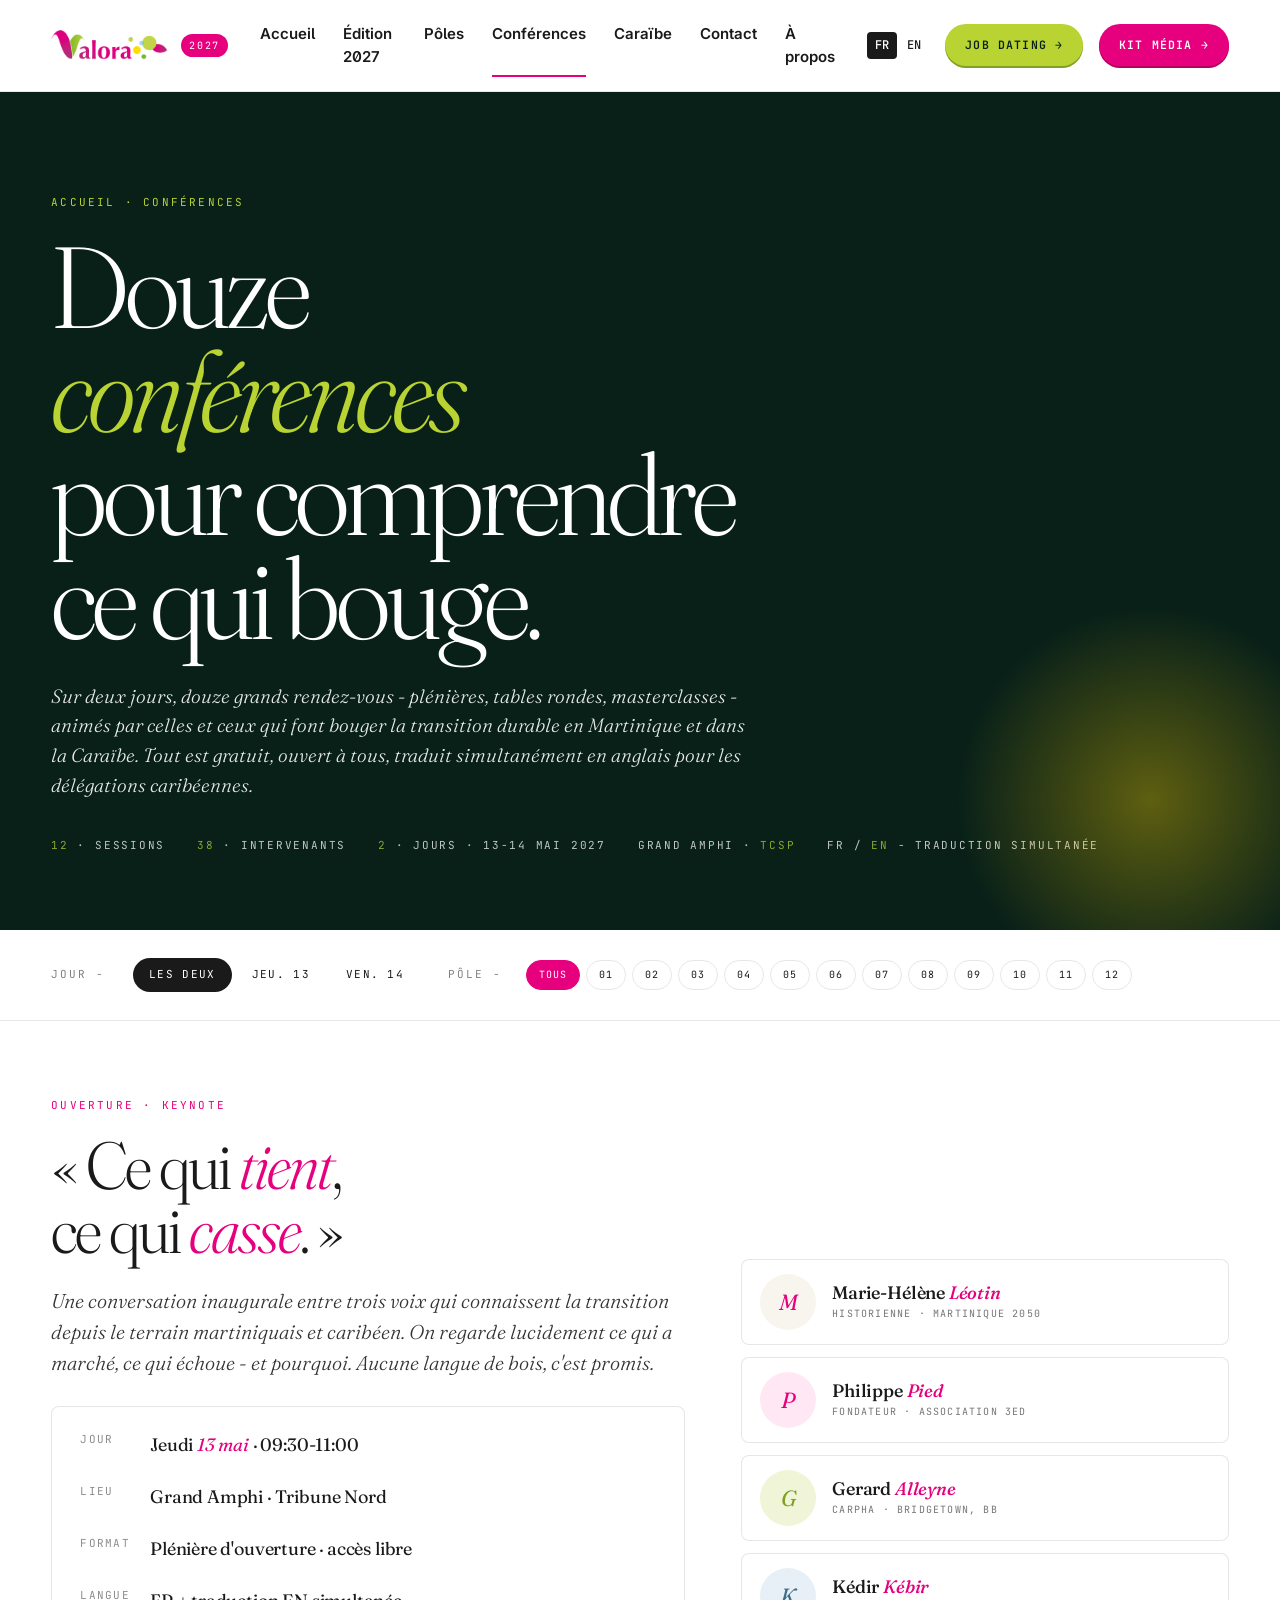
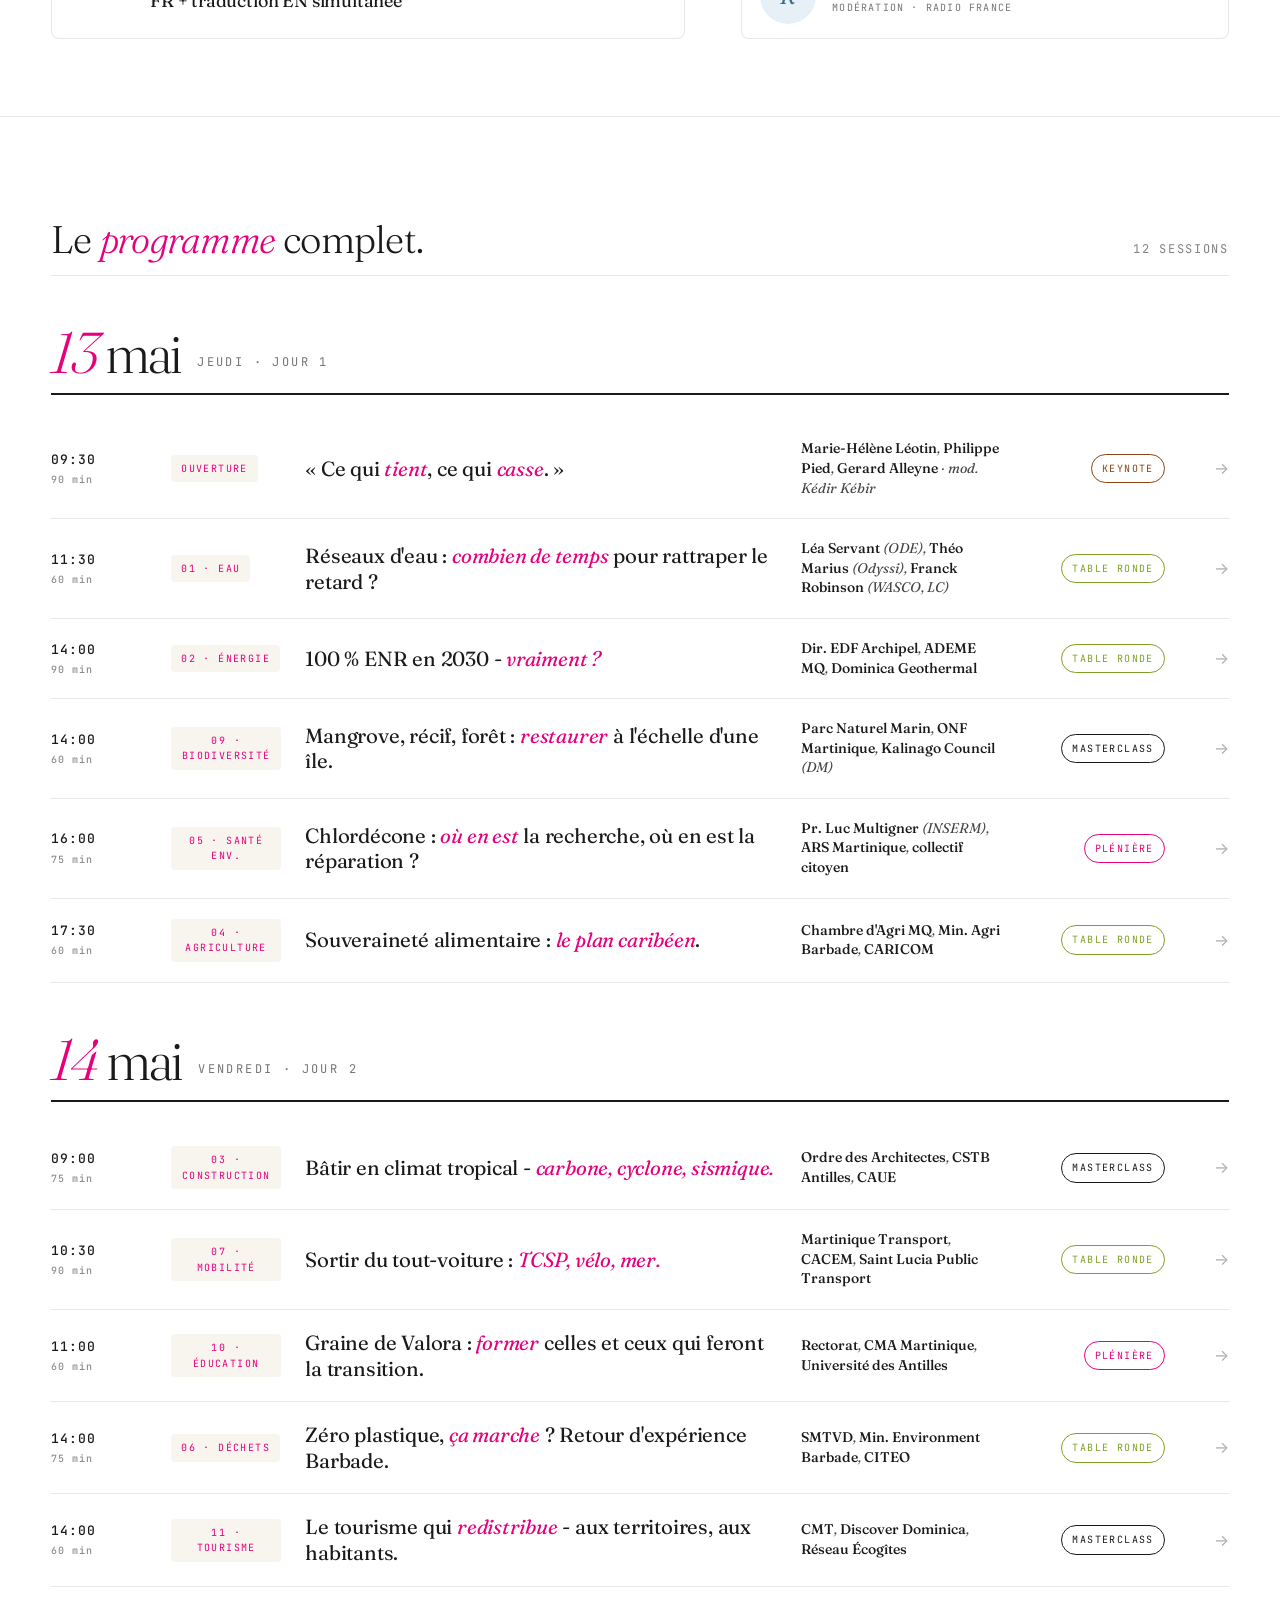
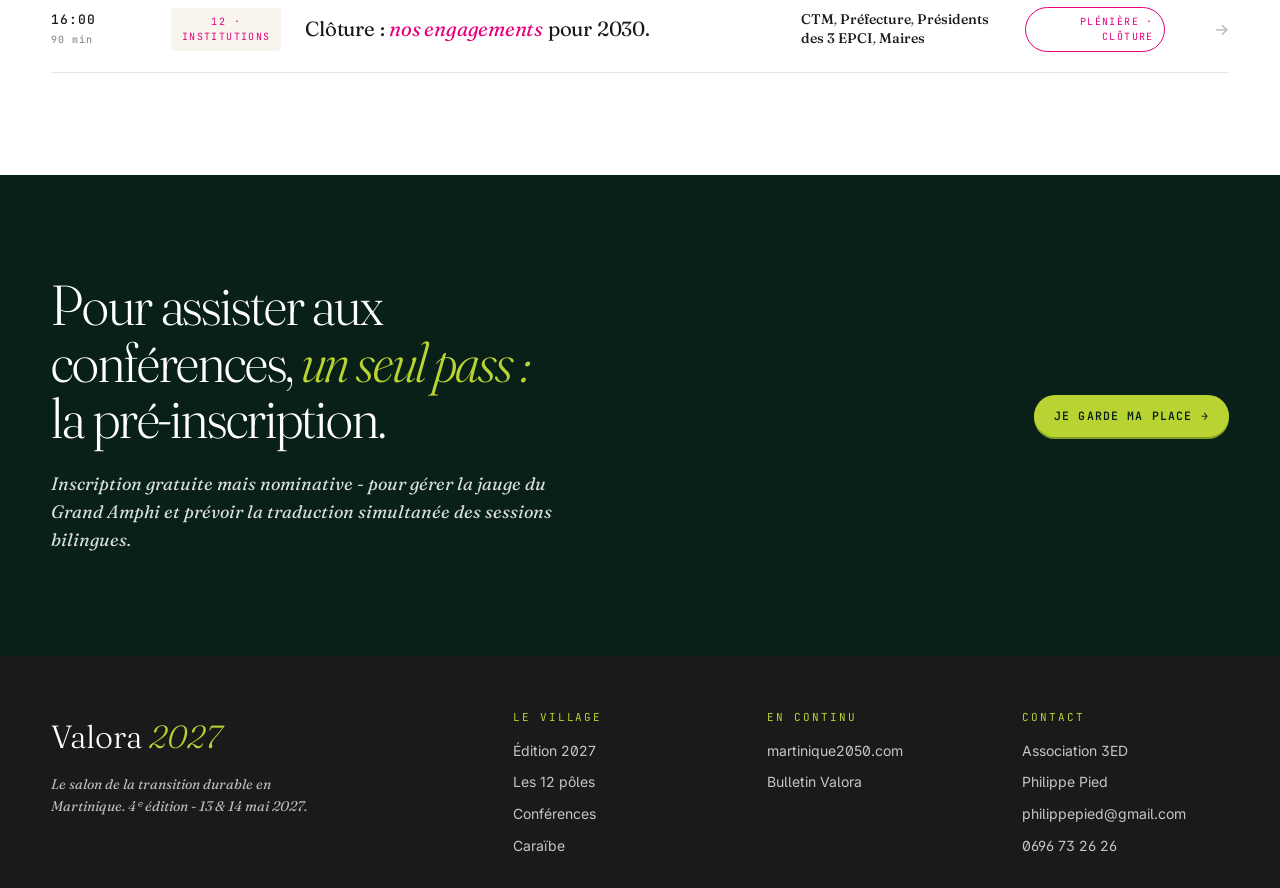
<file: conferences.html>
<!doctype html>
<html lang="fr">
<head>
<meta charset="utf-8" />
<meta name="viewport" content="width=device-width, initial-scale=1" />
<title>Conférences - Valora 2027</title>
<link rel="stylesheet" href="assets/valora.css?v=3" />
<style>
  /* =================== HERO =================== */
  .conf-hero {
    background: var(--canopee-deep); color: var(--ivoire);
    padding: clamp(64px, 8vw, 112px) 0 clamp(48px, 6vw, 80px);
    position: relative; overflow: hidden;
  }
  .conf-hero::after {
    content: '';
    position: absolute; right: -80px; bottom: -80px; width: 420px; height: 420px;
    border-radius: 50%;
    background: radial-gradient(circle at center, rgba(255,212,0,.35), transparent 65%);
    pointer-events: none;
  }
  .conf-hero .crumb { font-family: var(--ff-mono); font-size: 11px; letter-spacing: 0.2em; text-transform: uppercase; color: var(--vert); margin-bottom: 24px; }
  .conf-hero h1 {
    font-family: var(--ff-serif); font-weight: 300;
    font-size: clamp(56px, 9vw, 144px); line-height: .9;
    letter-spacing: -0.035em; margin-bottom: 32px;
    font-variation-settings: 'opsz' 144, 'SOFT' 30;
  }
  .conf-hero h1 em { font-style: italic; color: var(--vert); }
  .conf-hero .lead { font-family: var(--ff-serif); font-size: clamp(18px, 1.5vw, 22px); font-style: italic; font-weight: 300; max-width: 58ch; line-height: 1.55; opacity: .9; }
  .conf-hero .meta { margin-top: 36px; display: flex; gap: 32px; flex-wrap: wrap; font-family: var(--ff-mono); font-size: 11px; letter-spacing: 0.16em; text-transform: uppercase; opacity: .75; }
  .conf-hero .meta span em { color: var(--vert); font-style: normal; }

  /* =================== FILTERS =================== */
  .conf-filters {
    padding: 24px 0; border-bottom: 1px solid var(--line);
    background: var(--ivoire);
    position: sticky; top: 70px; z-index: 50;
    backdrop-filter: blur(14px);
  }
  .conf-filters-inner { display: flex; gap: 24px; align-items: center; flex-wrap: wrap; }
  .filter-label { font-family: var(--ff-mono); font-size: 11px; letter-spacing: 0.18em; text-transform: uppercase; opacity: .55; }
  .day-toggle { display: flex; gap: 4px; padding: 4px; background: var(--sable); border-radius: 999px; }
  .day-toggle button {
    padding: 8px 16px; border-radius: 999px;
    font-family: var(--ff-mono); font-size: 11px; letter-spacing: 0.12em;
    text-transform: uppercase; transition: all .2s;
  }
  .day-toggle button.on { background: var(--encre); color: #fff; }
  .pole-chips { display: flex; gap: 6px; flex-wrap: wrap; }
  .pole-chip {
    font-family: var(--ff-mono); font-size: 10px; letter-spacing: 0.1em;
    text-transform: uppercase; padding: 6px 12px;
    border: 1px solid var(--line); border-radius: 999px;
    transition: all .2s; white-space: nowrap;
  }
  .pole-chip:hover { border-color: var(--rose); color: var(--rose); }
  .pole-chip.on { background: var(--rose); color: #fff; border-color: var(--rose); }

  /* =================== FEATURED (KEYNOTE) =================== */
  .keynote {
    background: var(--sable); padding: clamp(56px, 6vw, 88px) 0;
    border-bottom: 1px solid var(--line);
  }
  .keynote .kicker { font-family: var(--ff-mono); font-size: 11px; letter-spacing: 0.2em; text-transform: uppercase; color: var(--rose); margin-bottom: 20px; }
  .keynote-grid { display: grid; grid-template-columns: 1.3fr 1fr; gap: 56px; align-items: end; }
  .keynote h2 {
    font-family: var(--ff-serif); font-weight: 300;
    font-size: clamp(40px, 5.2vw, 84px); line-height: .95;
    letter-spacing: -0.03em; margin-bottom: 24px;
    font-variation-settings: 'opsz' 144, 'SOFT' 30;
  }
  .keynote h2 em { font-style: italic; color: var(--rose); }
  .keynote .dek { font-family: var(--ff-serif); font-size: 20px; line-height: 1.55; color: #333; max-width: 52ch; margin-bottom: 28px; font-style: italic; font-weight: 300; }
  .keynote .when {
    display: grid; grid-template-columns: auto 1fr; gap: 24px 20px;
    padding: 24px 28px; background: var(--ivoire); border: 1px solid var(--line); border-radius: 8px;
    font-family: var(--ff-mono); font-size: 11px; letter-spacing: 0.12em; text-transform: uppercase;
  }
  .keynote .when strong { font-family: var(--ff-serif); font-size: 18px; font-weight: 400; letter-spacing: -0.01em; text-transform: none; color: var(--encre); }
  .keynote .when strong em { font-style: italic; color: var(--rose); }
  .keynote .when .lbl { opacity: .5; }

  .speakers { display: flex; flex-direction: column; gap: 12px; }
  .speaker {
    display: grid; grid-template-columns: 56px 1fr;
    gap: 16px; align-items: center;
    padding: 14px 18px; background: var(--ivoire); border: 1px solid var(--line); border-radius: 8px;
  }
  .speaker .av {
    width: 56px; height: 56px; border-radius: 50%;
    background: var(--sable-warm);
    display: grid; place-items: center;
    font-family: var(--ff-serif); font-style: italic;
    font-size: 22px; color: var(--rose);
  }
  .speaker.r2 .av { background: #FFE8F3; }
  .speaker.r3 .av { background: #F0F5D8; color: var(--vert-deep); }
  .speaker.r4 .av { background: #E7F0F6; color: #3d6d8a; }
  .speaker .nm { font-family: var(--ff-serif); font-size: 18px; font-weight: 500; letter-spacing: -0.01em; line-height: 1.15; }
  .speaker .nm em { font-style: italic; color: var(--rose); }
  .speaker .rl { font-family: var(--ff-mono); font-size: 10px; letter-spacing: 0.12em; text-transform: uppercase; opacity: .6; margin-top: 2px; }

  @media (max-width: 880px) { .keynote-grid { grid-template-columns: 1fr; } }

  /* =================== SESSION LIST =================== */
  .sessions { padding: clamp(64px, 8vw, 112px) 0; background: var(--ivoire); }
  .sessions-head { display: flex; justify-content: space-between; align-items: baseline; margin-bottom: 32px; border-bottom: 1px solid var(--line); padding-bottom: 16px; }
  .sessions-head h2 { font-family: var(--ff-serif); font-size: clamp(28px, 3vw, 44px); font-weight: 300; letter-spacing: -0.02em; }
  .sessions-head h2 em { font-style: italic; color: var(--rose); }
  .sessions-head .count { font-family: var(--ff-mono); font-size: 12px; letter-spacing: 0.14em; text-transform: uppercase; opacity: .55; }

  .day-heading {
    display: flex; align-items: baseline; gap: 16px;
    margin: 48px 0 24px; padding-bottom: 12px;
    border-bottom: 2px solid var(--encre);
  }
  .day-heading:first-of-type { margin-top: 0; }
  .day-heading .day-num {
    font-family: var(--ff-serif); font-size: clamp(40px, 4.5vw, 64px);
    font-weight: 300; letter-spacing: -0.02em; line-height: 1;
    font-variation-settings: 'opsz' 144, 'SOFT' 30;
  }
  .day-heading .day-num em { font-style: italic; color: var(--rose); }
  .day-heading .day-name { font-family: var(--ff-mono); font-size: 12px; letter-spacing: 0.2em; text-transform: uppercase; opacity: .6; align-self: end; padding-bottom: 10px; }

  .session-row {
    display: grid; grid-template-columns: 96px 110px 1fr 200px 140px 40px;
    gap: 24px; align-items: center;
    padding: 20px 0; border-bottom: 1px solid var(--line);
    transition: padding .2s, background .2s;
    cursor: pointer;
  }
  .session-row:hover { padding-left: 12px; background: var(--sable); }
  .session-row.hidden { display: none; }
  .sr-time { font-family: var(--ff-mono); font-size: 13px; letter-spacing: 0.08em; font-weight: 500; }
  .sr-time .dur { display: block; font-size: 10px; opacity: .5; margin-top: 2px; }
  .sr-pole {
    font-family: var(--ff-mono); font-size: 10px; letter-spacing: 0.14em;
    text-transform: uppercase;
    padding: 6px 10px; background: var(--sable-warm); border-radius: 4px;
    color: var(--rose); text-align: center;
    display: inline-block; width: fit-content;
  }
  .sr-title { font-family: var(--ff-serif); font-size: clamp(18px, 1.6vw, 22px); font-weight: 400; letter-spacing: -0.01em; line-height: 1.25; max-width: 48ch; }
  .sr-title em { font-style: italic; color: var(--rose); }
  .sr-speakers {
    font-family: var(--ff-serif); font-size: 14px; line-height: 1.4;
    color: #444; font-style: italic;
  }
  .sr-speakers strong { font-style: normal; color: var(--encre); font-weight: 500; }
  .sr-type {
    font-family: var(--ff-mono); font-size: 10px; letter-spacing: 0.14em;
    text-transform: uppercase; text-align: right;
    padding: 6px 10px; border: 1px solid var(--line); border-radius: 999px;
    width: fit-content; justify-self: end;
  }
  .sr-type.plenary { border-color: var(--rose); color: var(--rose); }
  .sr-type.round   { border-color: var(--vert-deep); color: var(--vert-deep); }
  .sr-type.masterclass { border-color: var(--encre); color: var(--encre); }
  .sr-type.keynote { border-color: #8B4513; color: #8B4513; }
  .sr-arrow { font-size: 16px; opacity: .35; transition: all .2s; text-align: right; }
  .session-row:hover .sr-arrow { opacity: 1; transform: translateX(4px); color: var(--rose); }

  @media (max-width: 1080px) {
    .session-row { grid-template-columns: 80px 1fr 40px; gap: 16px; }
    .sr-pole, .sr-speakers, .sr-type { grid-column: 2; }
    .sr-speakers { opacity: .75; }
  }

  /* =================== CTA =================== */
  .cta2 { background: var(--canopee-deep); color: var(--ivoire); padding: clamp(64px, 8vw, 112px) 0; }
  .cta2-grid { display: grid; grid-template-columns: 1.3fr 1fr; gap: 64px; align-items: center; }
  .cta2 h2 { font-family: var(--ff-serif); font-size: clamp(36px, 4.4vw, 64px); line-height: 1; font-weight: 300; letter-spacing: -0.02em; font-variation-settings: 'opsz' 144, 'SOFT' 30; }
  .cta2 h2 em { font-style: italic; color: var(--vert); }
  .cta2 p { font-family: var(--ff-serif); font-size: 18px; font-style: italic; margin-top: 24px; opacity: .85; max-width: 44ch; line-height: 1.55; }
  .cta2 .actions { display: flex; gap: 12px; flex-wrap: wrap; justify-content: flex-end; }
  @media (max-width: 880px) { .cta2-grid { grid-template-columns: 1fr; } .cta2 .actions { justify-content: flex-start; } }
</style>
</head>
<body data-screen-label="Conférences">

<div id="nav-mount"></div>

<!-- ====================== HERO ====================== -->
<section class="conf-hero">
  <div class="wrap">
    <div class="crumb">Accueil · Conférences</div>
    <h1>Douze<br/><em>conférences</em><br/>pour comprendre<br/>ce qui bouge.</h1>
    <p class="lead">Sur deux jours, douze grands rendez-vous - plénières, tables rondes, masterclasses - animés par celles et ceux qui font bouger la transition durable en Martinique et dans la Caraïbe. Tout est gratuit, ouvert à tous, traduit simultanément en anglais pour les délégations caribéennes.</p>
    <div class="meta">
      <span><em>12</em> · sessions</span>
      <span><em>38</em> · intervenants</span>
      <span><em>2</em> · jours · 13-14 mai 2027</span>
      <span>Grand Amphi · <em>TCSP</em></span>
      <span>FR / <em>EN</em> - traduction simultanée</span>
    </div>
  </div>
</section>

<!-- ====================== FILTERS ====================== -->
<section class="conf-filters">
  <div class="wrap conf-filters-inner">
    <span class="filter-label">Jour -</span>
    <div class="day-toggle" id="day-toggle">
      <button class="on" data-day="all">Les deux</button>
      <button data-day="13">Jeu. 13</button>
      <button data-day="14">Ven. 14</button>
    </div>
    <span class="filter-label">Pôle -</span>
    <div class="pole-chips" id="pole-chips">
      <button class="pole-chip on" data-pole="all">Tous</button>
    </div>
  </div>
</section>

<!-- ====================== KEYNOTE ====================== -->
<section class="keynote">
  <div class="wrap">
    <div class="kicker">Ouverture · keynote</div>
    <div class="keynote-grid">
      <div>
        <h2>« Ce qui <em>tient</em>,<br/>ce qui <em>casse</em>. »</h2>
        <p class="dek">Une conversation inaugurale entre trois voix qui connaissent la transition depuis le terrain martiniquais et caribéen. On regarde lucidement ce qui a marché, ce qui échoue - et pourquoi. Aucune langue de bois, c'est promis.</p>
        <div class="when">
          <div class="lbl">Jour</div><strong>Jeudi <em>13 mai</em> · 09:30-11:00</strong>
          <div class="lbl">Lieu</div><strong>Grand Amphi · Tribune Nord</strong>
          <div class="lbl">Format</div><strong>Plénière d'ouverture · accès libre</strong>
          <div class="lbl">Langue</div><strong>FR + traduction EN simultanée</strong>
        </div>
      </div>
      <div class="speakers">
        <div class="speaker">
          <div class="av">M</div>
          <div>
            <div class="nm">Marie-Hélène <em>Léotin</em></div>
            <div class="rl">Historienne · Martinique 2050</div>
          </div>
        </div>
        <div class="speaker r2">
          <div class="av">P</div>
          <div>
            <div class="nm">Philippe <em>Pied</em></div>
            <div class="rl">Fondateur · Association 3ED</div>
          </div>
        </div>
        <div class="speaker r3">
          <div class="av">G</div>
          <div>
            <div class="nm">Gerard <em>Alleyne</em></div>
            <div class="rl">CARPHA · Bridgetown, BB</div>
          </div>
        </div>
        <div class="speaker r4">
          <div class="av">K</div>
          <div>
            <div class="nm">Kédir <em>Kébir</em></div>
            <div class="rl">Modération · Radio France</div>
          </div>
        </div>
      </div>
    </div>
  </div>
</section>

<!-- ====================== SESSIONS LIST ====================== -->
<section class="sessions">
  <div class="wrap">
    <div class="sessions-head">
      <h2>Le <em>programme</em> complet.</h2>
      <div class="count" id="session-count">12 sessions</div>
    </div>

    <!-- Day 13 -->
    <div class="day-heading" data-day="13">
      <div class="day-num"><em>13</em> mai</div>
      <div class="day-name">Jeudi · Jour 1</div>
    </div>
    <div id="sessions-13"></div>

    <!-- Day 14 -->
    <div class="day-heading" data-day="14">
      <div class="day-num"><em>14</em> mai</div>
      <div class="day-name">Vendredi · Jour 2</div>
    </div>
    <div id="sessions-14"></div>
  </div>
</section>

<!-- ====================== CTA ====================== -->
<section class="cta2">
  <div class="wrap cta2-grid">
    <div>
      <h2>Pour assister aux<br/>conférences, <em>un seul pass :</em><br/>la pré-inscription.</h2>
      <p>Inscription gratuite mais nominative - pour gérer la jauge du Grand Amphi et prévoir la traduction simultanée des sessions bilingues.</p>
    </div>
    <div class="actions">
      <a href="pre-inscription.html?mode=visiter" class="btn-expose">Je garde ma place →</a>
    </div>
  </div>
</section>

<!-- ====================== FOOTER ====================== -->
<footer style="background: var(--encre); color: var(--ivoire); padding: 56px 0 32px;">
  <div class="wrap" style="display: grid; grid-template-columns: 2fr 1fr 1fr 1fr; gap: 48px;">
    <div>
      <div style="font-family: var(--ff-serif); font-size: 32px; font-weight: 300; margin-bottom: 12px;">Valora <em style="font-style: italic; color: var(--vert);">2027</em></div>
      <p style="font-family: var(--ff-serif); font-size: 14px; font-style: italic; opacity: .7; max-width: 32ch;">Le salon de la transition durable en Martinique. 4ᵉ édition - 13 & 14 mai 2027.</p>
    </div>
    <div><h4 style="font-family: var(--ff-mono); font-size: 11px; letter-spacing: 0.18em; text-transform: uppercase; color: var(--vert); margin-bottom: 16px;">Le Village</h4><ul style="list-style: none; display: flex; flex-direction: column; gap: 10px; font-size: 14px;"><li><a href="edition-2027.html" style="color: inherit; opacity: .75;">Édition 2027</a></li><li><a href="pole.html?id=01" style="color: inherit; opacity: .75;">Les 12 pôles</a></li><li><a href="conferences.html" style="color: inherit; opacity: .75;">Conférences</a></li><li><a href="caraibe.html" style="color: inherit; opacity: .75;">Caraïbe</a></li></ul></div>
    <div><h4 style="font-family: var(--ff-mono); font-size: 11px; letter-spacing: 0.18em; text-transform: uppercase; color: var(--vert); margin-bottom: 16px;">En continu</h4><ul style="list-style: none; display: flex; flex-direction: column; gap: 10px; font-size: 14px;"><li><a href="mag.html" style="color: inherit; opacity: .75;">martinique2050.com</a></li><li><a href="#" style="color: inherit; opacity: .75;">Bulletin Valora</a></li></ul></div>
    <div><h4 style="font-family: var(--ff-mono); font-size: 11px; letter-spacing: 0.18em; text-transform: uppercase; color: var(--vert); margin-bottom: 16px;">Contact</h4><ul style="list-style: none; display: flex; flex-direction: column; gap: 10px; font-size: 14px; opacity: .75;"><li>Association 3ED</li><li>Philippe Pied</li><li><a href="mailto:philippepied@gmail.com" style="color: inherit;">philippepied@gmail.com</a></li><li>0696 73 26 26</li></ul></div>
  </div>
</footer>

<script src="assets/valora-shared.js?v=3"></script>
<script src="assets/valora-nav.js?v=3"></script>
<script src="assets/poles-data.js?v=3"></script>
<script>
// ===================== DATA - 12 conférences =====================
const SESSIONS = [
  // Jour 1 - 13 mai
  { day: '13', time: '09:30', dur: '90 min', pole: '00', poleLabel: 'Ouverture', title: '« Ce qui <em>tient</em>, ce qui <em>casse</em>. »', speakers: '<strong>Marie-Hélène Léotin</strong>, <strong>Philippe Pied</strong>, <strong>Gerard Alleyne</strong> · mod. Kédir Kébir', type: 'keynote', typeLabel: 'Keynote' },
  { day: '13', time: '11:30', dur: '60 min', pole: '01', poleLabel: '01 · Eau', title: 'Réseaux d\'eau : <em>combien de temps</em> pour rattraper le retard ?', speakers: '<strong>Léa Servant</strong> (ODE), <strong>Théo Marius</strong> (Odyssi), <strong>Franck Robinson</strong> (WASCO, LC)', type: 'round', typeLabel: 'Table ronde' },
  { day: '13', time: '14:00', dur: '90 min', pole: '02', poleLabel: '02 · Énergie', title: '100 % ENR en 2030 - <em>vraiment ?</em>', speakers: '<strong>Dir. EDF Archipel</strong>, <strong>ADEME MQ</strong>, <strong>Dominica Geothermal</strong>', type: 'round', typeLabel: 'Table ronde' },
  { day: '13', time: '14:00', dur: '60 min', pole: '09', poleLabel: '09 · Biodiversité', title: 'Mangrove, récif, forêt : <em>restaurer</em> à l\'échelle d\'une île.', speakers: '<strong>Parc Naturel Marin</strong>, <strong>ONF Martinique</strong>, <strong>Kalinago Council</strong> (DM)', type: 'masterclass', typeLabel: 'Masterclass' },
  { day: '13', time: '16:00', dur: '75 min', pole: '05', poleLabel: '05 · Santé env.', title: 'Chlordécone : <em>où en est</em> la recherche, où en est la réparation ?', speakers: '<strong>Pr. Luc Multigner</strong> (INSERM), <strong>ARS Martinique</strong>, <strong>collectif citoyen</strong>', type: 'plenary', typeLabel: 'Plénière' },
  { day: '13', time: '17:30', dur: '60 min', pole: '04', poleLabel: '04 · Agriculture', title: 'Souveraineté alimentaire : <em>le plan caribéen</em>.', speakers: '<strong>Chambre d\'Agri MQ</strong>, <strong>Min. Agri Barbade</strong>, <strong>CARICOM</strong>', type: 'round', typeLabel: 'Table ronde' },

  // Jour 2 - 14 mai
  { day: '14', time: '09:00', dur: '75 min', pole: '03', poleLabel: '03 · Construction', title: 'Bâtir en climat tropical - <em>carbone, cyclone, sismique.</em>', speakers: '<strong>Ordre des Architectes</strong>, <strong>CSTB Antilles</strong>, <strong>CAUE</strong>', type: 'masterclass', typeLabel: 'Masterclass' },
  { day: '14', time: '10:30', dur: '90 min', pole: '07', poleLabel: '07 · Mobilité', title: 'Sortir du tout-voiture : <em>TCSP, vélo, mer.</em>', speakers: '<strong>Martinique Transport</strong>, <strong>CACEM</strong>, <strong>Saint Lucia Public Transport</strong>', type: 'round', typeLabel: 'Table ronde' },
  { day: '14', time: '11:00', dur: '60 min', pole: '10', poleLabel: '10 · Éducation', title: 'Graine de Valora : <em>former</em> celles et ceux qui feront la transition.', speakers: '<strong>Rectorat</strong>, <strong>CMA Martinique</strong>, <strong>Université des Antilles</strong>', type: 'plenary', typeLabel: 'Plénière' },
  { day: '14', time: '14:00', dur: '75 min', pole: '06', poleLabel: '06 · Déchets', title: 'Zéro plastique, <em>ça marche</em> ? Retour d\'expérience Barbade.', speakers: '<strong>SMTVD</strong>, <strong>Min. Environment Barbade</strong>, <strong>CITEO</strong>', type: 'round', typeLabel: 'Table ronde' },
  { day: '14', time: '14:00', dur: '60 min', pole: '11', poleLabel: '11 · Tourisme', title: 'Le tourisme qui <em>redistribue</em> - aux territoires, aux habitants.', speakers: '<strong>CMT</strong>, <strong>Discover Dominica</strong>, <strong>Réseau Écogîtes</strong>', type: 'masterclass', typeLabel: 'Masterclass' },
  { day: '14', time: '16:00', dur: '90 min', pole: '12', poleLabel: '12 · Institutions', title: 'Clôture : <em>nos engagements</em> pour 2030.', speakers: '<strong>CTM</strong>, <strong>Préfecture</strong>, <strong>Présidents des 3 EPCI</strong>, <strong>Maires</strong>', type: 'plenary', typeLabel: 'Plénière · clôture' }
];

// ===================== RENDER =====================
function renderSessions(filter) {
  const f = filter || { day: 'all', pole: 'all' };
  const counts = { '13': 0, '14': 0, total: 0 };

  ['13','14'].forEach(day => {
    const box = document.getElementById('sessions-' + day);
    const rows = SESSIONS
      .filter(s => s.day === day)
      .filter(s => f.pole === 'all' || s.pole === f.pole);

    if ((f.day !== 'all' && f.day !== day) || rows.length === 0) {
      box.innerHTML = '';
    } else {
      box.innerHTML = rows.map(s => `
        <div class="session-row" data-type="${s.type}">
          <div class="sr-time">${s.time}<span class="dur">${s.dur}</span></div>
          <div class="sr-pole">${s.poleLabel}</div>
          <div class="sr-title">${s.title}</div>
          <div class="sr-speakers">${s.speakers}</div>
          <div class="sr-type ${s.type}">${s.typeLabel}</div>
          <div class="sr-arrow">→</div>
        </div>
      `).join('');
      counts[day] = rows.length;
      counts.total += rows.length;
    }

    // Hide day heading if empty or filtered out
    const heading = document.querySelector(`.day-heading[data-day="${day}"]`);
    heading.style.display = ((f.day !== 'all' && f.day !== day) || rows.length === 0) ? 'none' : '';
  });

  document.getElementById('session-count').textContent = counts.total + ' session' + (counts.total > 1 ? 's' : '');
}

// ===================== POLE CHIPS =====================
const chips = document.getElementById('pole-chips');
(window.POLE_ORDER || []).forEach(pid => {
  const p = (window.POLES_DATA || {})[pid];
  if (!p) return;
  const b = document.createElement('button');
  b.className = 'pole-chip';
  b.dataset.pole = pid;
  b.textContent = pid;
  b.title = p.crumb;
  chips.appendChild(b);
});

// ===================== INTERACTIONS =====================
let state = { day: 'all', pole: 'all' };

document.getElementById('day-toggle').addEventListener('click', e => {
  const btn = e.target.closest('button'); if (!btn) return;
  document.querySelectorAll('#day-toggle button').forEach(x => x.classList.remove('on'));
  btn.classList.add('on');
  state.day = btn.dataset.day;
  renderSessions(state);
});

chips.addEventListener('click', e => {
  const btn = e.target.closest('button'); if (!btn) return;
  chips.querySelectorAll('button').forEach(x => x.classList.remove('on'));
  btn.classList.add('on');
  state.pole = btn.dataset.pole;
  renderSessions(state);
});

// Initial render
renderSessions(state);
</script>
</body>
</html>
</file>
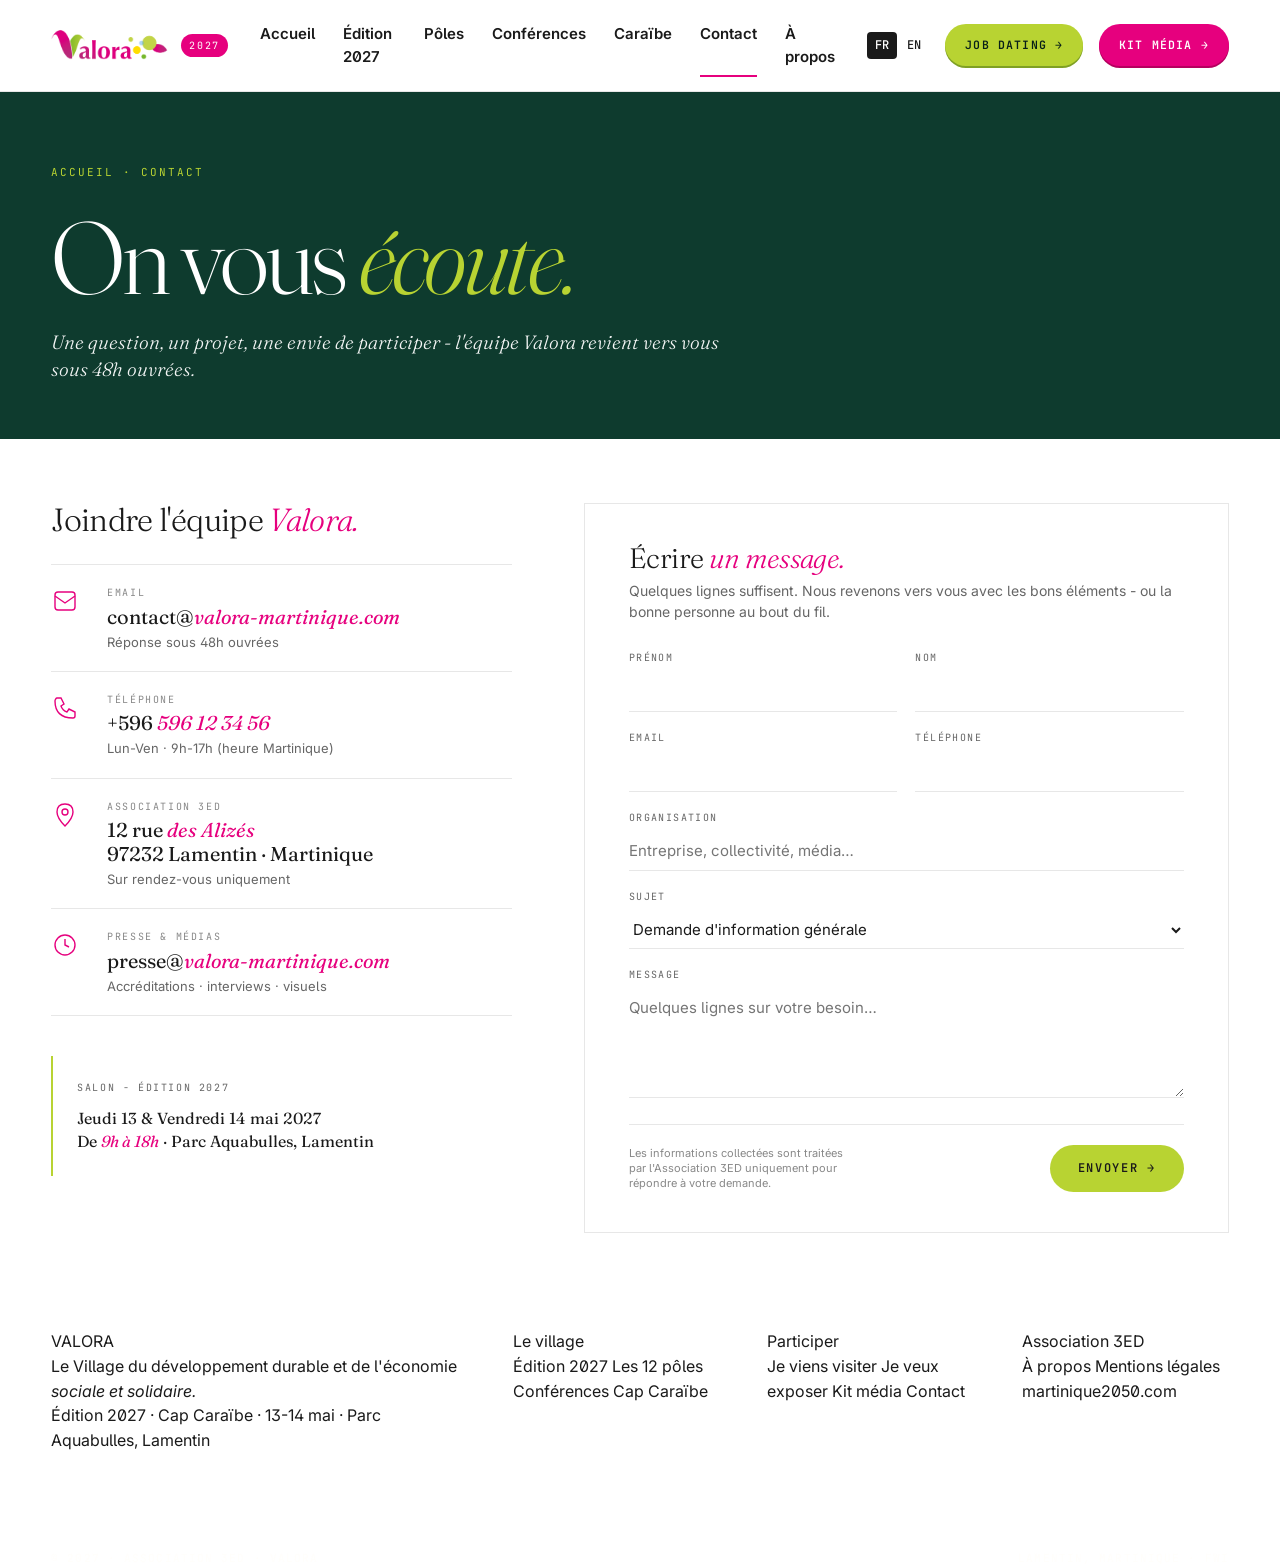
<file: contact.html>
<!doctype html>
<html lang="fr">
<head>
<meta charset="utf-8" />
<meta name="viewport" content="width=device-width, initial-scale=1" />
<title>Contact - Valora 2027</title>
<link rel="stylesheet" href="assets/valora.css?v=3" />
<style>
  .ct-hero {
    background: var(--canopee); color: var(--ivoire);
    padding: 72px 0 56px;
  }
  .ct-hero .crumb {
    font-family: var(--ff-mono); font-size: 11px;
    letter-spacing: 0.18em; text-transform: uppercase;
    color: var(--vert); margin-bottom: 28px;
  }
  .ct-hero h1 {
    font-size: clamp(48px, 8vw, 120px);
    font-weight: 300; line-height: .94;
    letter-spacing: -0.035em; margin-bottom: 24px;
    max-width: 14ch;
  }
  .ct-hero h1 em { font-style: italic; color: var(--vert); }
  .ct-hero .lead {
    font-family: var(--ff-serif);
    font-size: clamp(18px, 1.5vw, 22px);
    font-style: italic; font-weight: 300;
    max-width: 56ch; opacity: .95; line-height: 1.4;
  }

  .ct-body {
    background: var(--ivoire);
    padding: 64px 0 96px;
  }
  .ct-grid {
    display: grid;
    grid-template-columns: 1fr 1.4fr;
    gap: 72px;
    align-items: start;
  }

  /* Left - contact info */
  .ct-info h2 {
    font-family: var(--ff-serif);
    font-size: 32px; font-weight: 300;
    line-height: 1.05; letter-spacing: -0.02em;
    margin-bottom: 28px;
  }
  .ct-info h2 em { font-style: italic; color: var(--rose); }

  .ct-channels { border-top: 1px solid var(--line); }
  .ct-ch {
    padding: 20px 0;
    border-bottom: 1px solid var(--line);
    display: grid; grid-template-columns: 40px 1fr; gap: 16px;
    align-items: start;
  }
  .ct-ch .ci { color: var(--rose); width: 28px; height: 28px; margin-top: 2px; }
  .ct-ch .ci svg { width: 100%; height: 100%; stroke: currentColor; fill: none; stroke-width: 1.4; }
  .ct-ch .ck {
    font-family: var(--ff-mono); font-size: 10px;
    letter-spacing: 0.16em; text-transform: uppercase;
    color: #888; margin-bottom: 4px;
  }
  .ct-ch .cv {
    font-family: var(--ff-serif); font-size: 20px;
    font-weight: 400; line-height: 1.2;
  }
  .ct-ch .cv em { font-style: italic; color: var(--rose); }
  .ct-ch .cv a { color: var(--encre); border-bottom: 1px solid transparent; transition: border-color .2s; }
  .ct-ch .cv a:hover { border-bottom-color: var(--rose); }
  .ct-ch .cs {
    font-family: var(--ff-sans); font-size: 13px;
    color: #666; margin-top: 4px; line-height: 1.4;
  }

  .ct-hours {
    margin-top: 40px;
    padding: 24px;
    background: var(--sable);
    border-left: 2px solid var(--vert);
  }
  .ct-hours .hk {
    font-family: var(--ff-mono); font-size: 10px;
    letter-spacing: 0.16em; text-transform: uppercase;
    color: #666; margin-bottom: 12px;
  }
  .ct-hours .hv {
    font-family: var(--ff-serif); font-size: 16px;
    line-height: 1.4;
  }
  .ct-hours .hv em { font-style: italic; color: var(--rose); }

  /* Right - form */
  .ct-form-wrap {
    background: #fff;
    border: 1px solid var(--line);
    padding: 40px 44px;
  }
  .ct-form-wrap h2 {
    font-family: var(--ff-serif);
    font-size: 28px; font-weight: 300;
    letter-spacing: -0.02em; margin-bottom: 8px;
  }
  .ct-form-wrap h2 em { font-style: italic; color: var(--rose); }
  .ct-form-wrap .intro {
    font-family: var(--ff-sans); font-size: 14px;
    color: #666; margin-bottom: 28px; line-height: 1.5;
  }

  .ct-form { display: grid; gap: 18px; }
  .ct-form .row { display: grid; grid-template-columns: 1fr 1fr; gap: 18px; }
  .ct-form label {
    display: flex; flex-direction: column; gap: 6px;
    font-family: var(--ff-mono); font-size: 10px;
    letter-spacing: 0.14em; text-transform: uppercase;
    color: #666;
  }
  .ct-form input, .ct-form select, .ct-form textarea {
    border: none; border-bottom: 1px solid var(--line);
    background: transparent; padding: 8px 0;
    font-family: var(--ff-sans); font-size: 15px;
    color: var(--encre); letter-spacing: 0;
    text-transform: none; outline: none;
  }
  .ct-form input:focus, .ct-form select:focus, .ct-form textarea:focus {
    border-bottom-color: var(--rose);
  }
  .ct-form textarea { resize: vertical; min-height: 100px; }

  .ct-form .submit-row {
    display: flex; justify-content: space-between;
    align-items: center; gap: 16px;
    margin-top: 8px; padding-top: 20px;
    border-top: 1px solid var(--line);
  }
  .ct-form .note {
    font-size: 11px; color: #888;
    font-family: var(--ff-sans); max-width: 32ch; line-height: 1.4;
  }
  .ct-form button[type=submit] {
    background: var(--lime); color: var(--encre);
    padding: 14px 28px; border-radius: 999px;
    font-family: var(--ff-mono); font-size: 12px;
    font-weight: 600; letter-spacing: 0.14em;
    text-transform: uppercase; cursor: pointer;
    transition: transform .2s, box-shadow .2s;
    white-space: nowrap;
  }
  .ct-form button[type=submit]:hover {
    transform: translateY(-1px);
    box-shadow: 0 8px 20px rgba(184,211,50,.4);
  }

  @media (max-width: 960px) {
    .ct-grid { grid-template-columns: 1fr; gap: 48px; }
    .ct-form-wrap { padding: 32px 28px; }
    .ct-form .row { grid-template-columns: 1fr; }
  }
</style>
</head>
<body data-screen-label="Contact">

<div id="nav-mount"></div>

<section class="ct-hero">
  <div class="wrap">
    <div class="crumb">Accueil · Contact</div>
    <h1>On vous <em>écoute.</em></h1>
    <p class="lead">Une question, un projet, une envie de participer - l'équipe Valora revient vers vous sous 48h ouvrées.</p>
  </div>
</section>

<section class="ct-body">
  <div class="wrap">
    <div class="ct-grid">

      <aside class="ct-info">
        <h2>Joindre l'équipe <em>Valora.</em></h2>

        <div class="ct-channels">

          <div class="ct-ch">
            <div class="ci"><svg viewBox="0 0 28 28"><path d="M4 8c0-1.5 1-3 3-3h14c2 0 3 1.5 3 3v12c0 1.5-1 3-3 3H7c-2 0-3-1.5-3-3z"/><path d="M4 9l10 7 10-7"/></svg></div>
            <div>
              <div class="ck">Email</div>
              <div class="cv"><a href="mailto:contact@valora-martinique.com">contact@<em>valora-martinique.com</em></a></div>
              <div class="cs">Réponse sous 48h ouvrées</div>
            </div>
          </div>

          <div class="ct-ch">
            <div class="ci"><svg viewBox="0 0 28 28"><path d="M6 4h4l3 6-3 2c1 3 3 5 6 6l2-3 6 3v4c0 1-1 2-2 2C10 24 4 18 4 7c0-1 1-3 2-3z"/></svg></div>
            <div>
              <div class="ck">Téléphone</div>
              <div class="cv"><a href="tel:+596596123456">+596 <em>596 12 34 56</em></a></div>
              <div class="cs">Lun-Ven · 9h-17h (heure Martinique)</div>
            </div>
          </div>

          <div class="ct-ch">
            <div class="ci"><svg viewBox="0 0 28 28"><path d="M14 3c-5 0-8 3-8 8 0 6 8 14 8 14s8-8 8-14c0-5-3-8-8-8z"/><circle cx="14" cy="11" r="3"/></svg></div>
            <div>
              <div class="ck">Association 3ED</div>
              <div class="cv">12 rue <em>des Alizés</em><br/>97232 Lamentin · Martinique</div>
              <div class="cs">Sur rendez-vous uniquement</div>
            </div>
          </div>

          <div class="ct-ch">
            <div class="ci"><svg viewBox="0 0 28 28"><circle cx="14" cy="14" r="10"/><path d="M14 8v6l4 2"/></svg></div>
            <div>
              <div class="ck">Presse & médias</div>
              <div class="cv"><a href="mailto:presse@valora-martinique.com">presse@<em>valora-martinique.com</em></a></div>
              <div class="cs">Accréditations · interviews · visuels</div>
            </div>
          </div>

        </div>

        <div class="ct-hours">
          <div class="hk">Salon - Édition 2027</div>
          <div class="hv">Jeudi 13 &amp; Vendredi 14 mai 2027<br/>De <em>9h à 18h</em> · Parc Aquabulles, Lamentin</div>
        </div>
      </aside>

      <div class="ct-form-wrap">
        <h2>Écrire <em>un message.</em></h2>
        <p class="intro">Quelques lignes suffisent. Nous revenons vers vous avec les bons éléments - ou la bonne personne au bout du fil.</p>

        <form class="ct-form" onsubmit="event.preventDefault(); alert('Merci ! Nous vous recontactons sous 48h.');">
          <div class="row">
            <label>Prénom
              <input type="text" name="firstname" required />
            </label>
            <label>Nom
              <input type="text" name="lastname" required />
            </label>
          </div>
          <div class="row">
            <label>Email
              <input type="email" name="email" required />
            </label>
            <label>Téléphone
              <input type="tel" name="phone" />
            </label>
          </div>
          <label>Organisation
            <input type="text" name="org" placeholder="Entreprise, collectivité, média…" />
          </label>
          <label>Sujet
            <select name="topic">
              <option>Demande d'information générale</option>
              <option>Presse · demande d'interview</option>
              <option>Exposants · tarifs &amp; stands</option>
              <option>Partenariat · sponsoring</option>
              <option>Conférences · programmation</option>
              <option>Délégation caribéenne</option>
              <option>Autre</option>
            </select>
          </label>
          <label>Message
            <textarea name="message" rows="4" placeholder="Quelques lignes sur votre besoin…" required></textarea>
          </label>
          <div class="submit-row">
            <div class="note">Les informations collectées sont traitées par l'Association 3ED uniquement pour répondre à votre demande.</div>
            <button type="submit">Envoyer →</button>
          </div>
        </form>
      </div>

    </div>
  </div>
</section>

<footer class="site-footer">
  <div class="wrap">
    <div class="footer-grid">
      <div class="footer-brand">
        <div class="footer-logo">VALORA</div>
        <div class="footer-sig">Le Village du développement durable et de l'économie <em>sociale et solidaire.</em></div>
        <div class="footer-tag">Édition 2027 · Cap Caraïbe · 13-14 mai · Parc Aquabulles, Lamentin</div>
      </div>
      <div class="footer-col">
        <div class="fc-title">Le village</div>
        <a href="edition-2027.html">Édition 2027</a>
        <a href="poles.html">Les 12 pôles</a>
        <a href="conferences.html">Conférences</a>
        <a href="caraibe.html">Cap Caraïbe</a>
      </div>
      <div class="footer-col">
        <div class="fc-title">Participer</div>
        <a href="pre-inscription.html">Je viens visiter</a>
        <a href="pre-inscription.html#exposer">Je veux exposer</a>
        <a href="kit-media.html">Kit média</a>
        <a href="contact.html">Contact</a>
      </div>
      <div class="footer-col">
        <div class="fc-title">Association 3ED</div>
        <a href="#">À propos</a>
        <a href="#">Mentions légales</a>
        <a href="mag.html">martinique2050.com</a>
      </div>
    </div>
    <div class="footer-bottom">
      <div>© 2027 · Association 3ED · Valora</div>
      <div class="footer-place">Lamentin, Martinique · FWI</div>
    </div>
  </div>
</footer>

<script src="assets/valora-shared.js?v=3"></script>
<script src="assets/valora-nav.js?v=3"></script>
</body>
</html>
</file>
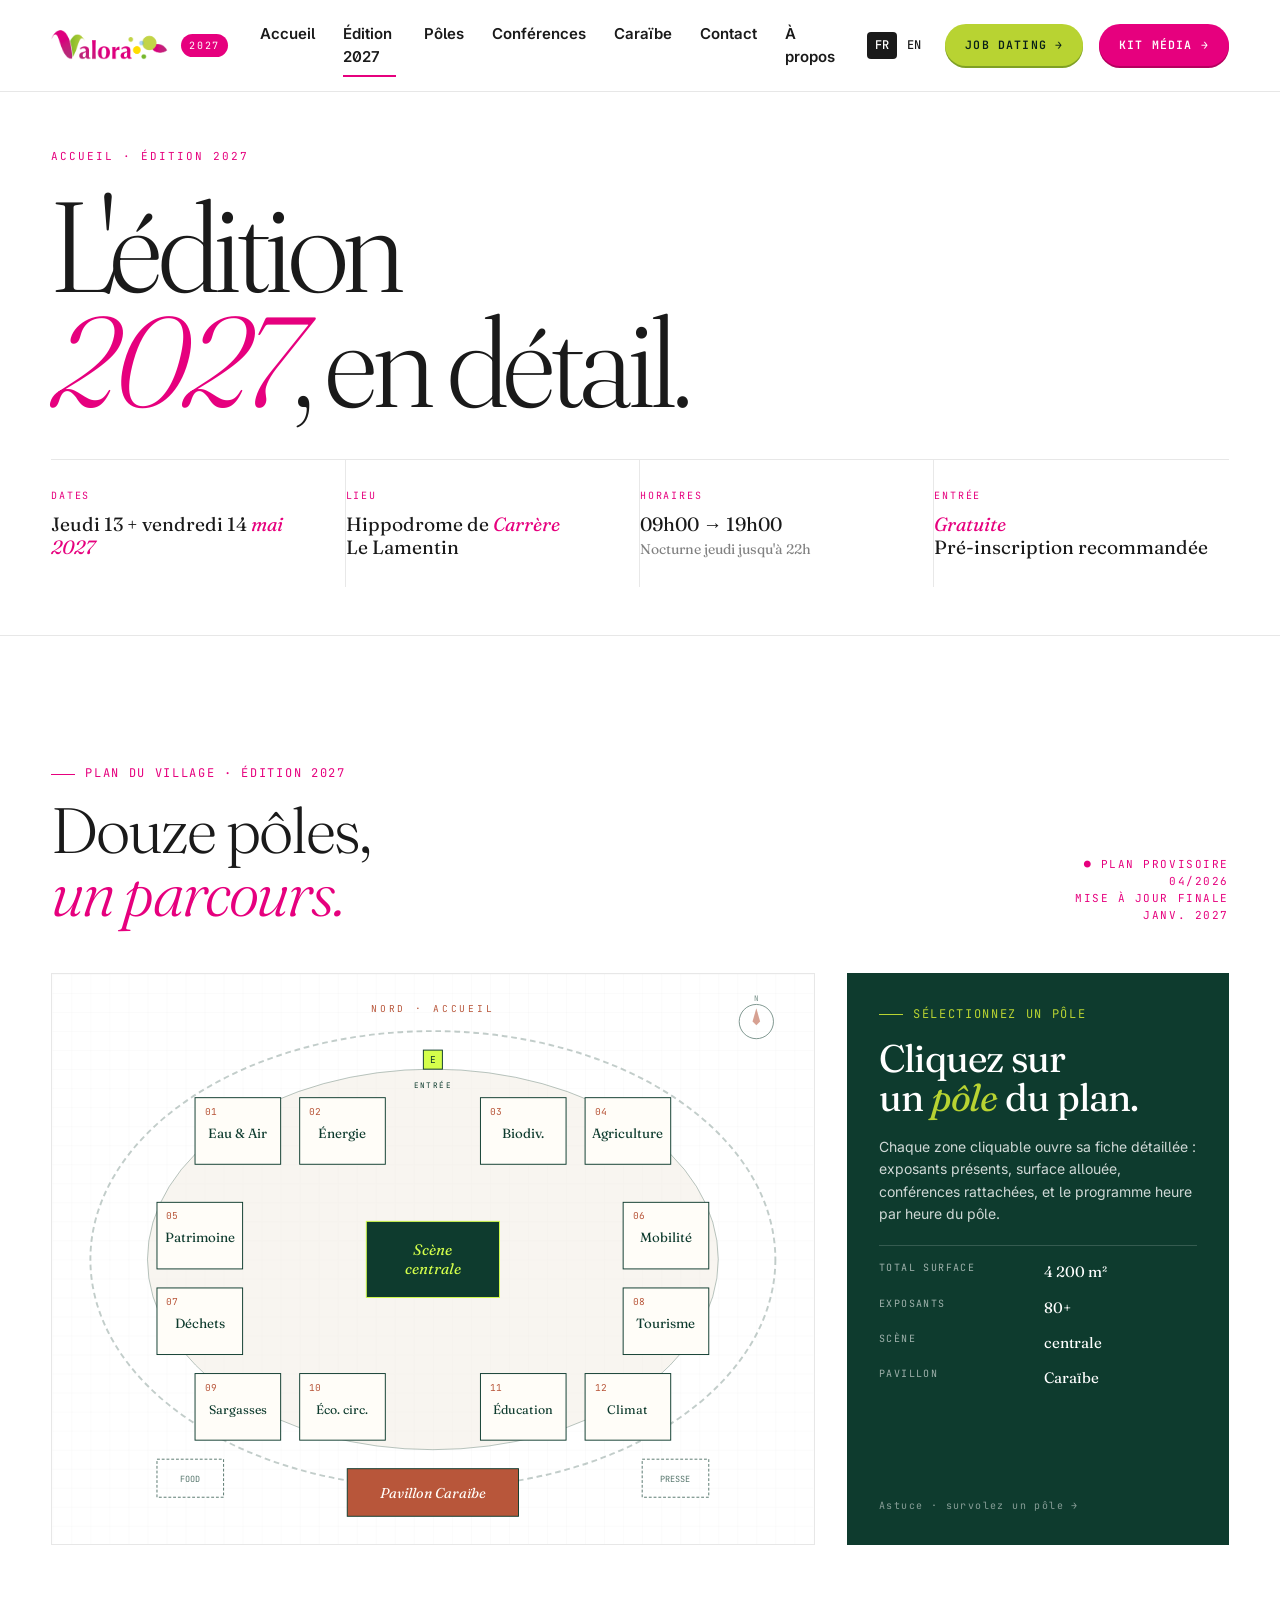
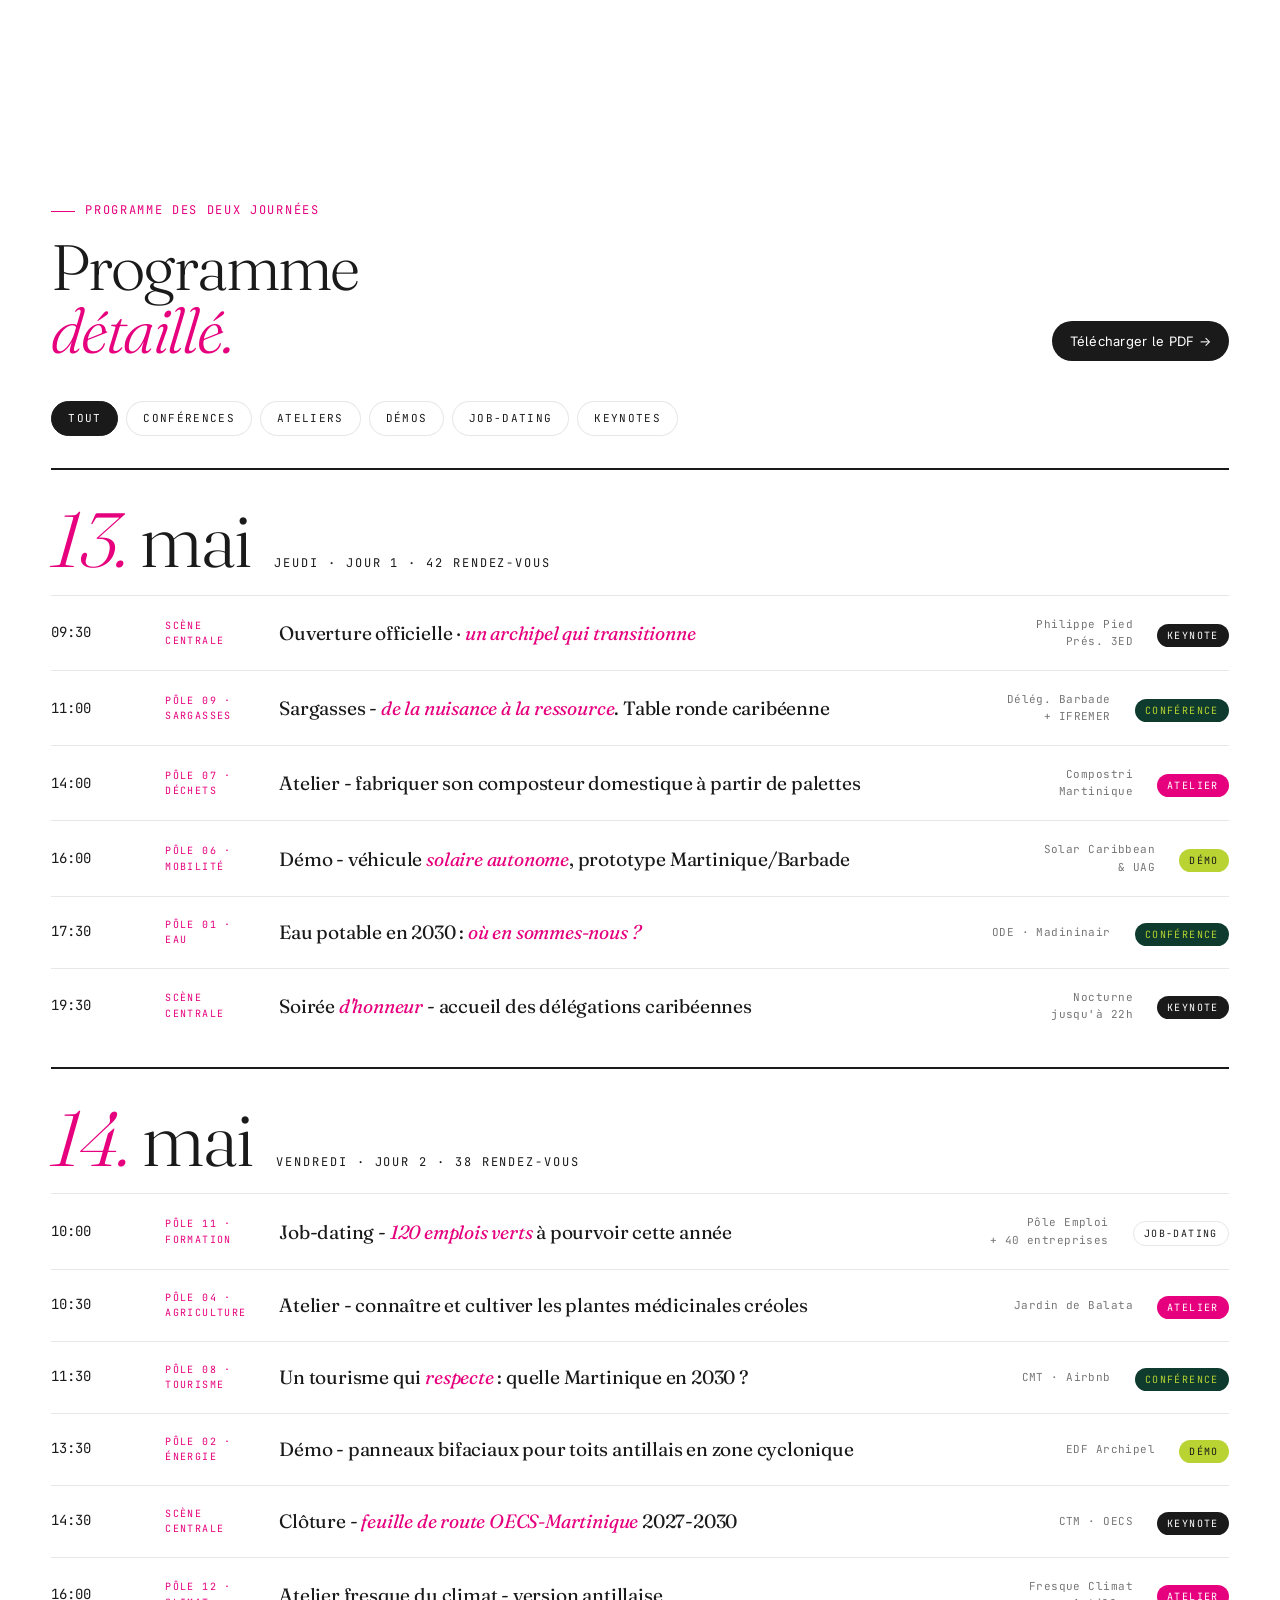
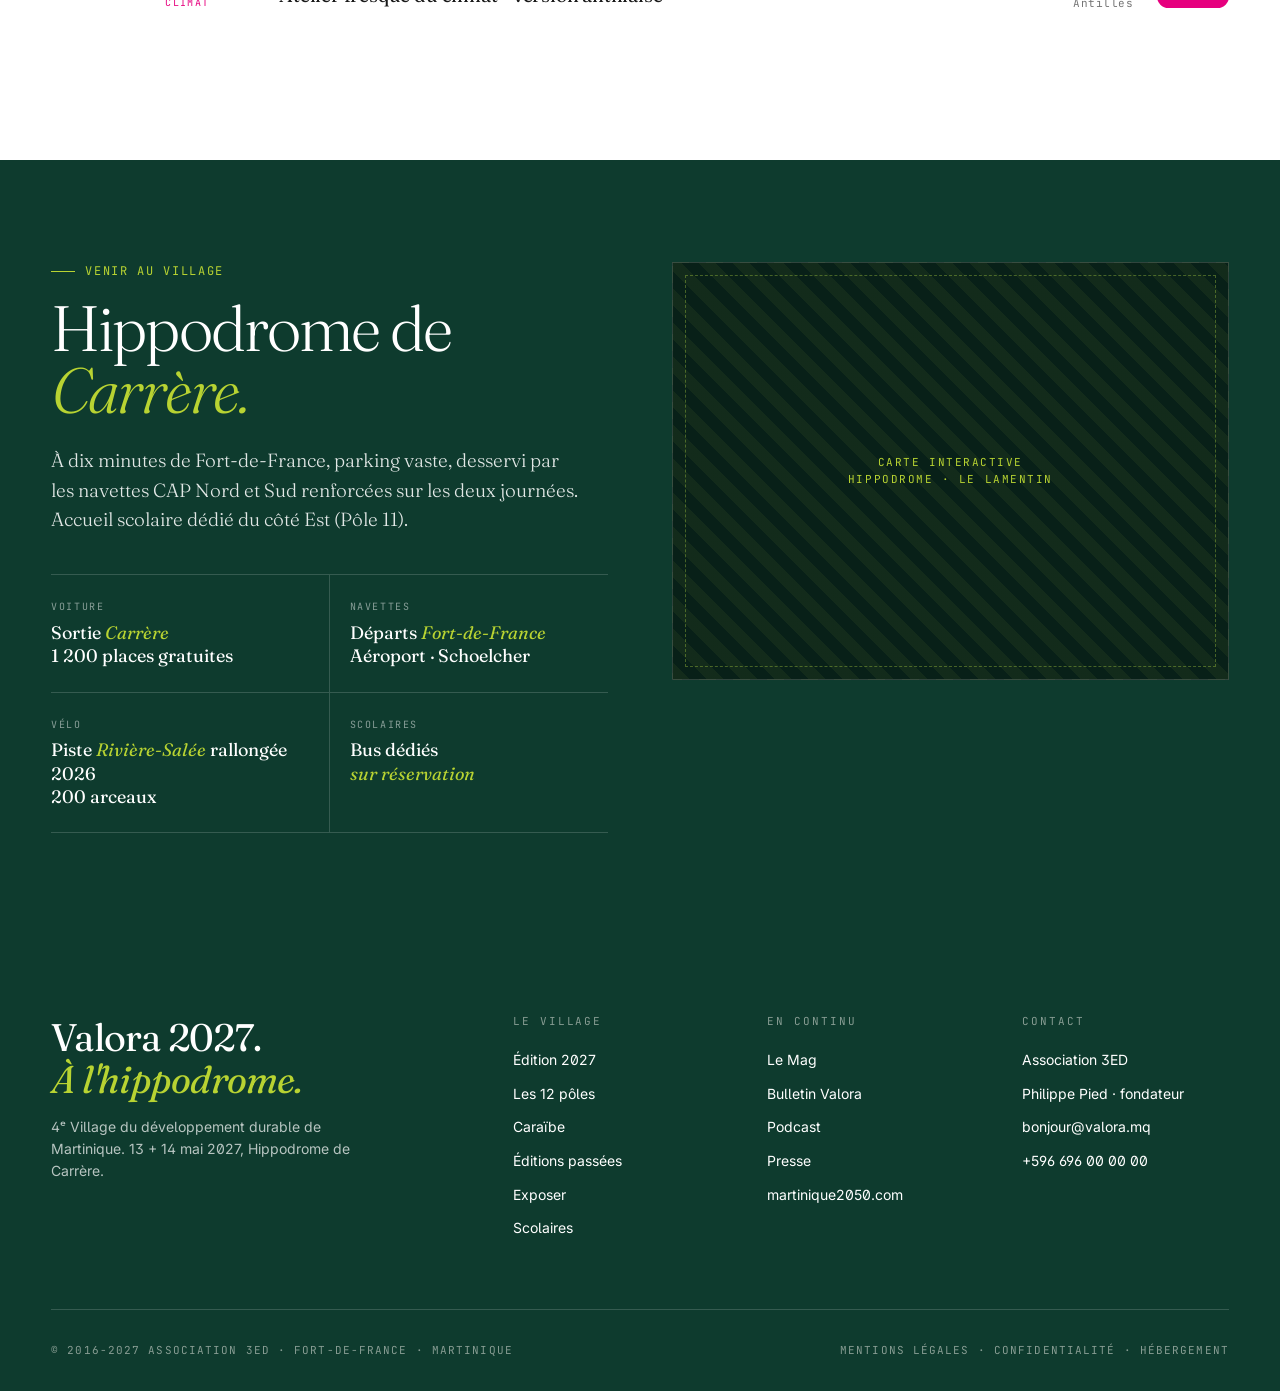
<file: edition-2027.html>
<!doctype html>
<html lang="fr">
<head>
<meta charset="utf-8" />
<meta name="viewport" content="width=device-width, initial-scale=1" />
<title>Édition 2027 - Valora</title>
<link rel="stylesheet" href="assets/valora.css?v=3" />
<style>
  /* Page header */
  .page-head {
    padding: 56px 0 0;
    background: var(--sable);
    border-bottom: 1px solid var(--line);
  }
  .page-head .crumb {
    font-family: var(--ff-mono); font-size: 11px;
    letter-spacing: 0.18em; text-transform: uppercase;
    color: var(--cuivre); margin-bottom: 24px;
  }
  .page-head h1 {
    font-size: clamp(64px, 10vw, 160px);
    font-weight: 300; line-height: .9;
    letter-spacing: -0.035em;
    font-variation-settings: 'opsz' 144, 'SOFT' 30;
    margin-bottom: 40px;
  }
  .page-head h1 em { font-style: italic; color: var(--cuivre); }
  .page-head h1 .year { color: var(--cuivre); font-style: normal; }
  .head-meta {
    display: grid; grid-template-columns: repeat(4, 1fr);
    gap: 0; border-top: 1px solid var(--line);
    margin-top: 32px;
  }
  .head-meta > div {
    padding: 28px 20px 28px 0;
    border-right: 1px solid var(--line);
  }
  .head-meta > div:last-child { border-right: none; }
  .head-meta .k {
    font-family: var(--ff-mono); font-size: 10px;
    letter-spacing: 0.18em; text-transform: uppercase;
    color: var(--cuivre); margin-bottom: 10px;
  }
  .head-meta .v {
    font-family: var(--ff-serif);
    font-size: clamp(18px, 1.5vw, 24px);
    line-height: 1.2;
    font-weight: 400;
  }
  .head-meta .v em { font-style: italic; color: var(--cuivre); }

  /* Plan interactif */
  .plan-section {
    padding: clamp(80px, 10vw, 140px) 0;
    background: var(--sable);
  }
  .plan-head {
    display: flex; justify-content: space-between; align-items: end;
    gap: 32px; flex-wrap: wrap; margin-bottom: 48px;
  }
  .plan-head h2 {
    font-size: clamp(40px, 5vw, 80px); font-weight: 300;
    line-height: .98; letter-spacing: -0.03em;
  }
  .plan-head h2 em { font-style: italic; color: var(--cuivre); }
  .plan-head .note {
    font-family: var(--ff-mono); font-size: 11px;
    letter-spacing: 0.14em; text-transform: uppercase;
    color: var(--cuivre); max-width: 28ch; text-align: right;
  }

  .plan-wrap {
    display: grid; grid-template-columns: 2fr 1fr; gap: 32px;
  }
  .plan-svg-wrap {
    background: var(--ivoire);
    border: 1px solid var(--line);
    aspect-ratio: 4 / 3;
    position: relative;
    overflow: hidden;
  }
  .plan-svg {
    width: 100%; height: 100%; display: block;
  }
  .plan-detail {
    background: var(--canopee);
    color: var(--ivoire);
    padding: 32px;
    min-height: 100%;
    display: flex; flex-direction: column;
  }
  .plan-detail .eyebrow {
    color: var(--lime);
  }
  .plan-detail .eyebrow .bar { background: var(--lime); }
  .plan-detail h3 {
    font-family: var(--ff-serif);
    font-size: clamp(28px, 3vw, 40px);
    font-weight: 400;
    line-height: 1;
    letter-spacing: -0.02em;
    margin: 16px 0 20px;
  }
  .plan-detail h3 em { font-style: italic; color: var(--lime); }
  .plan-detail .num-big {
    font-family: var(--ff-serif);
    font-size: 80px; font-weight: 300; line-height: .9;
    margin-bottom: 16px; color: var(--lime);
    font-variation-settings: 'opsz' 144;
  }
  .plan-detail p {
    font-size: 14px; line-height: 1.6;
    opacity: .85;
    margin-bottom: 20px;
  }
  .plan-detail .kv {
    border-top: 1px solid var(--line-dark);
    padding: 14px 0;
    display: grid; grid-template-columns: 1fr 1fr;
    font-size: 13px;
    gap: 12px;
  }
  .plan-detail .kv dt {
    font-family: var(--ff-mono); font-size: 10px;
    letter-spacing: 0.14em; text-transform: uppercase;
    opacity: .6;
  }
  .plan-detail .kv dd { font-family: var(--ff-serif); font-size: 15px; }

  /* SVG interactions */
  .pole-zone { transition: all .25s; cursor: pointer; }
  .pole-zone rect, .pole-zone path { transition: all .25s; }
  .pole-zone:hover .zone-rect, .pole-zone.active .zone-rect {
    fill: var(--cuivre); stroke: var(--cuivre);
  }
  .pole-zone:hover .zone-label,
  .pole-zone.active .zone-label { fill: var(--ivoire); }
  .pole-zone:hover .zone-num,
  .pole-zone.active .zone-num { fill: var(--lime); }

  @media (max-width: 900px) {
    .plan-wrap { grid-template-columns: 1fr; }
    .head-meta { grid-template-columns: 1fr 1fr; }
    .head-meta > div { border-right: none; border-bottom: 1px solid var(--line); }
  }

  /* Programme */
  .prog-section {
    padding: clamp(80px, 10vw, 140px) 0;
    background: var(--ivoire);
  }
  .prog-head {
    display: flex; justify-content: space-between; align-items: end;
    gap: 24px; flex-wrap: wrap; margin-bottom: 40px;
  }
  .prog-head h2 {
    font-size: clamp(40px, 5vw, 80px); font-weight: 300;
    letter-spacing: -0.03em; line-height: .98;
  }
  .prog-head h2 em { font-style: italic; color: var(--cuivre); }

  .filters {
    display: flex; gap: 8px; flex-wrap: wrap;
    margin-bottom: 32px;
  }
  .chip {
    padding: 8px 16px; border-radius: 999px;
    border: 1px solid var(--line);
    font-family: var(--ff-mono); font-size: 11px;
    letter-spacing: 0.12em; text-transform: uppercase;
    background: var(--sable);
    transition: all .2s;
  }
  .chip:hover { border-color: var(--encre); }
  .chip.on { background: var(--encre); color: var(--ivoire); border-color: var(--encre); }
  .chip.on.conf { background: var(--canopee); color: var(--lime); border-color: var(--canopee); }
  .chip.on.atelier { background: var(--cuivre); color: var(--ivoire); border-color: var(--cuivre); }
  .chip.on.demo { background: var(--lime); color: var(--encre); border-color: var(--lime); }

  .day-header {
    display: flex; align-items: baseline; gap: 24px;
    padding: 32px 0 16px;
    border-top: 2px solid var(--encre);
    margin-top: 24px;
  }
  .day-header .d-num {
    font-family: var(--ff-serif);
    font-size: clamp(48px, 6vw, 96px);
    font-weight: 300; line-height: 1;
    letter-spacing: -0.02em;
  }
  .day-header .d-num em { font-style: italic; color: var(--cuivre); }
  .day-header .d-label {
    font-family: var(--ff-mono); font-size: 12px;
    letter-spacing: 0.16em; text-transform: uppercase;
  }

  .slot {
    display: grid;
    grid-template-columns: 90px 90px 1fr auto auto;
    gap: 24px; align-items: center;
    padding: 20px 0;
    border-top: 1px solid var(--line);
    cursor: pointer; transition: all .2s;
  }
  .slot:hover { padding-left: 12px; background: rgba(184,86,58,.03); }
  .slot-time {
    font-family: var(--ff-mono); font-size: 14px;
  }
  .slot-pole {
    font-family: var(--ff-mono); font-size: 10px;
    letter-spacing: 0.14em; text-transform: uppercase;
    color: var(--cuivre);
  }
  .slot-title {
    font-family: var(--ff-serif);
    font-size: clamp(18px, 1.5vw, 24px);
    font-weight: 400; letter-spacing: -0.01em;
    line-height: 1.25;
  }
  .slot-title em { font-style: italic; color: var(--cuivre); }
  .slot-speaker {
    font-family: var(--ff-mono); font-size: 11px;
    opacity: .6; letter-spacing: 0.04em;
    text-align: right;
    max-width: 160px;
  }
  .slot-tag {
    font-family: var(--ff-mono); font-size: 10px;
    letter-spacing: 0.14em; text-transform: uppercase;
    padding: 5px 10px; border-radius: 999px;
  }
  .slot-tag.conf { background: var(--canopee); color: var(--lime); }
  .slot-tag.atelier { background: var(--cuivre); color: var(--ivoire); }
  .slot-tag.demo { background: var(--lime); color: var(--encre); }
  .slot-tag.job { background: transparent; color: var(--encre); border: 1px solid var(--line); }
  .slot-tag.keynote { background: var(--encre); color: var(--ivoire); }

  @media (max-width: 900px) {
    .slot { grid-template-columns: 70px 1fr; }
    .slot-pole, .slot-speaker, .slot-tag { display: none; }
  }

  /* Access block */
  .access {
    padding: clamp(64px, 8vw, 112px) 0;
    background: var(--canopee);
    color: var(--ivoire);
  }
  .access-grid {
    display: grid; grid-template-columns: 1fr 1fr; gap: 64px;
    align-items: start;
  }
  .access h2 {
    font-size: clamp(40px, 5vw, 72px); font-weight: 300;
    letter-spacing: -0.03em; line-height: .98; margin-bottom: 24px;
  }
  .access h2 em { font-style: italic; color: var(--lime); }
  .access p { font-family: var(--ff-serif); font-size: 19px; line-height: 1.55; max-width: 44ch; opacity: .88; font-weight: 300; }
  .access-modes {
    display: grid; grid-template-columns: 1fr 1fr; gap: 0;
    margin-top: 40px;
    border-top: 1px solid var(--line-dark);
  }
  .access-mode {
    padding: 24px 20px 24px 0;
    border-right: 1px solid var(--line-dark);
    border-bottom: 1px solid var(--line-dark);
  }
  .access-mode:nth-child(2n) { border-right: none; padding-left: 20px; padding-right: 0;}
  .access-mode .k { font-family: var(--ff-mono); font-size: 10px; letter-spacing: 0.16em; text-transform: uppercase; opacity: .5; margin-bottom: 6px; }
  .access-mode .v { font-family: var(--ff-serif); font-size: 18px; line-height: 1.3; }
  .access-mode .v em { font-style: italic; color: var(--lime); }
  .map-ph {
    aspect-ratio: 4/3;
    background:
      repeating-linear-gradient(45deg, rgba(212,255,75,.05) 0 12px, transparent 12px 24px),
      var(--canopee-deep);
    border: 1px solid var(--line-dark);
    position: relative;
    display: flex; align-items: center; justify-content: center;
    font-family: var(--ff-mono); font-size: 11px; letter-spacing: 0.14em;
    text-transform: uppercase; color: var(--lime);
    text-align: center;
  }
  .map-ph::before {
    content: ''; position: absolute; inset: 12px;
    border: 1px dashed rgba(212,255,75,.3);
  }
  @media (max-width: 900px) {
    .access-grid { grid-template-columns: 1fr; }
  }
</style>
</head>
<body data-screen-label="Édition 2027">

<div id="nav-mount"></div>

<section class="page-head">
  <div class="wrap">
    <div class="crumb">Accueil · Édition 2027</div>
    <h1>L'édition<br/><em>2027</em>, en détail.</h1>
    <div class="head-meta">
      <div><div class="k">Dates</div><div class="v">Jeudi 13 + vendredi 14 <em>mai 2027</em></div></div>
      <div><div class="k">Lieu</div><div class="v">Hippodrome de <em>Carrère</em><br/>Le Lamentin</div></div>
      <div><div class="k">Horaires</div><div class="v">09h00 → 19h00<br/><span style="opacity:.55; font-size:14px;">Nocturne jeudi jusqu'à 22h</span></div></div>
      <div><div class="k">Entrée</div><div class="v"><em>Gratuite</em><br/>Pré-inscription recommandée</div></div>
    </div>
    <div style="height:48px;"></div>
  </div>
</section>

<!-- PLAN INTERACTIF -->
<section class="plan-section">
  <div class="wrap">
    <div class="plan-head">
      <div>
        <div class="eyebrow"><span class="bar"></span>Plan du village · Édition 2027</div>
        <h2 style="margin-top:16px;">Douze pôles,<br/><em>un parcours.</em></h2>
      </div>
      <div class="note">● Plan provisoire 04/2026<br/>Mise à jour finale janv. 2027</div>
    </div>

    <div class="plan-wrap">
      <div class="plan-svg-wrap">
        <svg class="plan-svg" viewBox="0 0 800 600" xmlns="http://www.w3.org/2000/svg">
          <!-- background grid -->
          <defs>
            <pattern id="grid" width="20" height="20" patternUnits="userSpaceOnUse">
              <path d="M 20 0 L 0 0 0 20" fill="none" stroke="rgba(17,17,17,.04)" stroke-width="1"/>
            </pattern>
          </defs>
          <rect width="800" height="600" fill="url(#grid)"/>

          <!-- Hippodrome oval -->
          <ellipse cx="400" cy="300" rx="360" ry="240" fill="none" stroke="rgba(14,59,46,.25)" stroke-width="2" stroke-dasharray="6 4"/>
          <ellipse cx="400" cy="300" rx="300" ry="200" fill="rgba(244,239,230,.6)" stroke="rgba(14,59,46,.3)" stroke-width="1"/>

          <!-- North label -->
          <text x="400" y="40" text-anchor="middle" font-family="JetBrains Mono" font-size="10" letter-spacing="3" fill="#B8563A">NORD · ACCUEIL</text>
          <!-- Compass -->
          <g transform="translate(740,50)" opacity=".55">
            <circle cx="0" cy="0" r="18" fill="none" stroke="#0E3B2E"/>
            <path d="M 0 -14 L 4 0 L 0 4 L -4 0 Z" fill="#B8563A"/>
            <text x="0" y="-22" text-anchor="middle" font-family="JetBrains Mono" font-size="8" fill="#0E3B2E">N</text>
          </g>

          <!-- Entrance -->
          <g transform="translate(390,80)">
            <rect x="0" y="0" width="20" height="20" fill="#D4FF4B" stroke="#0E3B2E" stroke-width="1"/>
            <text x="10" y="14" text-anchor="middle" font-family="JetBrains Mono" font-size="10" fill="#0E3B2E">E</text>
            <text x="10" y="40" text-anchor="middle" font-family="JetBrains Mono" font-size="8" letter-spacing="1.5" fill="#0E3B2E">ENTRÉE</text>
          </g>

          <!-- Pole zones - arranged around the oval -->
          <!-- Row top-left -->
          <g class="pole-zone" data-pole="1" data-name="Eau & Air" data-surface="320 m²" data-expo="9">
            <rect class="zone-rect" x="150" y="130" width="90" height="70" fill="#FFFDF8" stroke="#0E3B2E"/>
            <text class="zone-num" x="160" y="148" font-family="JetBrains Mono" font-size="10" fill="#B8563A">01</text>
            <text class="zone-label" x="195" y="172" text-anchor="middle" font-family="Fraunces" font-size="14" fill="#0E3B2E">Eau & Air</text>
          </g>
          <g class="pole-zone" data-pole="2" data-name="Énergie" data-surface="280 m²" data-expo="7">
            <rect class="zone-rect" x="260" y="130" width="90" height="70" fill="#FFFDF8" stroke="#0E3B2E"/>
            <text class="zone-num" x="270" y="148" font-family="JetBrains Mono" font-size="10" fill="#B8563A">02</text>
            <text class="zone-label" x="305" y="172" text-anchor="middle" font-family="Fraunces" font-size="14" fill="#0E3B2E">Énergie</text>
          </g>
          <g class="pole-zone" data-pole="3" data-name="Biodiversité" data-surface="340 m²" data-expo="8">
            <rect class="zone-rect" x="450" y="130" width="90" height="70" fill="#FFFDF8" stroke="#0E3B2E"/>
            <text class="zone-num" x="460" y="148" font-family="JetBrains Mono" font-size="10" fill="#B8563A">03</text>
            <text class="zone-label" x="495" y="172" text-anchor="middle" font-family="Fraunces" font-size="14" fill="#0E3B2E">Biodiv.</text>
          </g>
          <g class="pole-zone" data-pole="4" data-name="Agriculture durable" data-surface="360 m²" data-expo="10">
            <rect class="zone-rect" x="560" y="130" width="90" height="70" fill="#FFFDF8" stroke="#0E3B2E"/>
            <text class="zone-num" x="570" y="148" font-family="JetBrains Mono" font-size="10" fill="#B8563A">04</text>
            <text class="zone-label" x="605" y="172" text-anchor="middle" font-family="Fraunces" font-size="14" fill="#0E3B2E">Agriculture</text>
          </g>

          <!-- middle-left -->
          <g class="pole-zone" data-pole="5" data-name="Patrimoine durable" data-surface="240 m²" data-expo="6">
            <rect class="zone-rect" x="110" y="240" width="90" height="70" fill="#FFFDF8" stroke="#0E3B2E"/>
            <text class="zone-num" x="120" y="258" font-family="JetBrains Mono" font-size="10" fill="#B8563A">05</text>
            <text class="zone-label" x="155" y="282" text-anchor="middle" font-family="Fraunces" font-size="14" fill="#0E3B2E">Patrimoine</text>
          </g>
          <g class="pole-zone" data-pole="6" data-name="Mobilité" data-surface="310 m²" data-expo="8">
            <rect class="zone-rect" x="600" y="240" width="90" height="70" fill="#FFFDF8" stroke="#0E3B2E"/>
            <text class="zone-num" x="610" y="258" font-family="JetBrains Mono" font-size="10" fill="#B8563A">06</text>
            <text class="zone-label" x="645" y="282" text-anchor="middle" font-family="Fraunces" font-size="14" fill="#0E3B2E">Mobilité</text>
          </g>

          <!-- Centre - scène principale -->
          <rect x="330" y="260" width="140" height="80" fill="#0E3B2E" stroke="#D4FF4B" stroke-width="1"/>
          <text x="400" y="295" text-anchor="middle" font-family="Fraunces" font-size="16" font-style="italic" fill="#D4FF4B">Scène</text>
          <text x="400" y="315" text-anchor="middle" font-family="Fraunces" font-size="16" font-style="italic" fill="#D4FF4B">centrale</text>

          <!-- middle-row: deux côtés -->
          <g class="pole-zone" data-pole="7" data-name="Déchets" data-surface="260 m²" data-expo="5">
            <rect class="zone-rect" x="110" y="330" width="90" height="70" fill="#FFFDF8" stroke="#0E3B2E"/>
            <text class="zone-num" x="120" y="348" font-family="JetBrains Mono" font-size="10" fill="#B8563A">07</text>
            <text class="zone-label" x="155" y="372" text-anchor="middle" font-family="Fraunces" font-size="14" fill="#0E3B2E">Déchets</text>
          </g>
          <g class="pole-zone" data-pole="8" data-name="Tourisme durable" data-surface="280 m²" data-expo="7">
            <rect class="zone-rect" x="600" y="330" width="90" height="70" fill="#FFFDF8" stroke="#0E3B2E"/>
            <text class="zone-num" x="610" y="348" font-family="JetBrains Mono" font-size="10" fill="#B8563A">08</text>
            <text class="zone-label" x="645" y="372" text-anchor="middle" font-family="Fraunces" font-size="14" fill="#0E3B2E">Tourisme</text>
          </g>

          <!-- bottom row -->
          <g class="pole-zone" data-pole="9" data-name="Risques & sargasses" data-surface="300 m²" data-expo="6">
            <rect class="zone-rect" x="150" y="420" width="90" height="70" fill="#FFFDF8" stroke="#0E3B2E"/>
            <text class="zone-num" x="160" y="438" font-family="JetBrains Mono" font-size="10" fill="#B8563A">09</text>
            <text class="zone-label" x="195" y="462" text-anchor="middle" font-family="Fraunces" font-size="13" fill="#0E3B2E">Sargasses</text>
          </g>
          <g class="pole-zone" data-pole="10" data-name="Économie circulaire" data-surface="340 m²" data-expo="11">
            <rect class="zone-rect" x="260" y="420" width="90" height="70" fill="#FFFDF8" stroke="#0E3B2E"/>
            <text class="zone-num" x="270" y="438" font-family="JetBrains Mono" font-size="10" fill="#B8563A">10</text>
            <text class="zone-label" x="305" y="462" text-anchor="middle" font-family="Fraunces" font-size="13" fill="#0E3B2E">Éco. circ.</text>
          </g>
          <g class="pole-zone" data-pole="11" data-name="Éducation & formation" data-surface="220 m²" data-expo="5">
            <rect class="zone-rect" x="450" y="420" width="90" height="70" fill="#FFFDF8" stroke="#0E3B2E"/>
            <text class="zone-num" x="460" y="438" font-family="JetBrains Mono" font-size="10" fill="#B8563A">11</text>
            <text class="zone-label" x="495" y="462" text-anchor="middle" font-family="Fraunces" font-size="13" fill="#0E3B2E">Éducation</text>
          </g>
          <g class="pole-zone" data-pole="12" data-name="Climat" data-surface="260 m²" data-expo="6">
            <rect class="zone-rect" x="560" y="420" width="90" height="70" fill="#FFFDF8" stroke="#0E3B2E"/>
            <text class="zone-num" x="570" y="438" font-family="JetBrains Mono" font-size="10" fill="#B8563A">12</text>
            <text class="zone-label" x="605" y="462" text-anchor="middle" font-family="Fraunces" font-size="13" fill="#0E3B2E">Climat</text>
          </g>

          <!-- Pavillon Caraïbe -->
          <g class="pole-zone" data-pole="c" data-name="Pavillon Caraïbe" data-surface="480 m²" data-expo="19">
            <rect class="zone-rect" x="310" y="520" width="180" height="50" fill="#B8563A" stroke="#0E3B2E"/>
            <text class="zone-label" x="400" y="551" text-anchor="middle" font-family="Fraunces" font-size="15" font-style="italic" fill="#FFFDF8">Pavillon Caraïbe</text>
          </g>

          <!-- Zone food & bar -->
          <g opacity=".7">
            <rect x="110" y="510" width="70" height="40" fill="none" stroke="#0E3B2E" stroke-dasharray="3 2"/>
            <text x="145" y="534" text-anchor="middle" font-family="JetBrains Mono" font-size="9" fill="#0E3B2E">FOOD</text>
          </g>
          <g opacity=".7">
            <rect x="620" y="510" width="70" height="40" fill="none" stroke="#0E3B2E" stroke-dasharray="3 2"/>
            <text x="655" y="534" text-anchor="middle" font-family="JetBrains Mono" font-size="9" fill="#0E3B2E">PRESSE</text>
          </g>
        </svg>
      </div>

      <div class="plan-detail" id="planDetail">
        <div class="eyebrow"><span class="bar"></span>Sélectionnez un pôle</div>
        <h3>Cliquez sur<br/>un <em>pôle</em> du plan.</h3>
        <p style="opacity:.8;">Chaque zone cliquable ouvre sa fiche détaillée : exposants présents, surface allouée, conférences rattachées, et le programme heure par heure du pôle.</p>
        <dl class="kv">
          <dt>Total surface</dt><dd>4 200 m²</dd>
          <dt>Exposants</dt><dd>80+</dd>
          <dt>Scène</dt><dd>centrale</dd>
          <dt>Pavillon</dt><dd>Caraïbe</dd>
        </dl>
        <div style="margin-top:auto; padding-top:24px; font-family:var(--ff-mono); font-size:10px; letter-spacing:.14em; opacity:.5;">Astuce · survolez un pôle →</div>
      </div>
    </div>
  </div>
</section>

<!-- PROGRAMME -->
<section class="prog-section" id="programme">
  <div class="wrap">
    <div class="prog-head">
      <div>
        <div class="eyebrow"><span class="bar"></span>Programme des deux journées</div>
        <h2 style="margin-top:16px;">Programme<br/><em>détaillé.</em></h2>
      </div>
      <div>
        <a href="#" class="btn-primary">Télécharger le PDF →</a>
      </div>
    </div>

    <div class="filters" id="filters">
      <button class="chip on" data-filter="all">Tout</button>
      <button class="chip conf" data-filter="conf">Conférences</button>
      <button class="chip atelier" data-filter="atelier">Ateliers</button>
      <button class="chip demo" data-filter="demo">Démos</button>
      <button class="chip" data-filter="job">Job-dating</button>
      <button class="chip" data-filter="keynote">Keynotes</button>
    </div>

    <!-- DAY 1 -->
    <div class="day-header">
      <div class="d-num"><em>13.</em> mai</div>
      <div class="d-label">JEUDI · JOUR 1 · 42 RENDEZ-VOUS</div>
    </div>

    <div class="slot" data-type="keynote">
      <div class="slot-time">09:30</div>
      <div class="slot-pole">Scène centrale</div>
      <div class="slot-title">Ouverture officielle · <em>un archipel qui transitionne</em></div>
      <div class="slot-speaker">Philippe Pied<br/>Prés. 3ED</div>
      <div><span class="slot-tag keynote">Keynote</span></div>
    </div>
    <div class="slot" data-type="conf">
      <div class="slot-time">11:00</div>
      <div class="slot-pole">Pôle 09 · Sargasses</div>
      <div class="slot-title">Sargasses - <em>de la nuisance à la ressource</em>. Table ronde caribéenne</div>
      <div class="slot-speaker">Délég. Barbade<br/>+ IFREMER</div>
      <div><span class="slot-tag conf">Conférence</span></div>
    </div>
    <div class="slot" data-type="atelier">
      <div class="slot-time">14:00</div>
      <div class="slot-pole">Pôle 07 · Déchets</div>
      <div class="slot-title">Atelier - fabriquer son composteur domestique à partir de palettes</div>
      <div class="slot-speaker">Compostri<br/>Martinique</div>
      <div><span class="slot-tag atelier">Atelier</span></div>
    </div>
    <div class="slot" data-type="demo">
      <div class="slot-time">16:00</div>
      <div class="slot-pole">Pôle 06 · Mobilité</div>
      <div class="slot-title">Démo - véhicule <em>solaire autonome</em>, prototype Martinique/Barbade</div>
      <div class="slot-speaker">Solar Caribbean<br/>& UAG</div>
      <div><span class="slot-tag demo">Démo</span></div>
    </div>
    <div class="slot" data-type="conf">
      <div class="slot-time">17:30</div>
      <div class="slot-pole">Pôle 01 · Eau</div>
      <div class="slot-title">Eau potable en 2030 : <em>où en sommes-nous ?</em></div>
      <div class="slot-speaker">ODE · Madininair</div>
      <div><span class="slot-tag conf">Conférence</span></div>
    </div>
    <div class="slot" data-type="keynote">
      <div class="slot-time">19:30</div>
      <div class="slot-pole">Scène centrale</div>
      <div class="slot-title">Soirée <em>d'honneur</em> - accueil des délégations caribéennes</div>
      <div class="slot-speaker">Nocturne<br/>jusqu'à 22h</div>
      <div><span class="slot-tag keynote">Keynote</span></div>
    </div>

    <!-- DAY 2 -->
    <div class="day-header">
      <div class="d-num"><em>14.</em> mai</div>
      <div class="d-label">VENDREDI · JOUR 2 · 38 RENDEZ-VOUS</div>
    </div>

    <div class="slot" data-type="job">
      <div class="slot-time">10:00</div>
      <div class="slot-pole">Pôle 11 · Formation</div>
      <div class="slot-title">Job-dating - <em>120 emplois verts</em> à pourvoir cette année</div>
      <div class="slot-speaker">Pôle Emploi<br/>+ 40 entreprises</div>
      <div><span class="slot-tag job">Job-dating</span></div>
    </div>
    <div class="slot" data-type="atelier">
      <div class="slot-time">10:30</div>
      <div class="slot-pole">Pôle 04 · Agriculture</div>
      <div class="slot-title">Atelier - connaître et cultiver les plantes médicinales créoles</div>
      <div class="slot-speaker">Jardin de Balata</div>
      <div><span class="slot-tag atelier">Atelier</span></div>
    </div>
    <div class="slot" data-type="conf">
      <div class="slot-time">11:30</div>
      <div class="slot-pole">Pôle 08 · Tourisme</div>
      <div class="slot-title">Un tourisme qui <em>respecte</em> : quelle Martinique en 2030 ?</div>
      <div class="slot-speaker">CMT · Airbnb</div>
      <div><span class="slot-tag conf">Conférence</span></div>
    </div>
    <div class="slot" data-type="demo">
      <div class="slot-time">13:30</div>
      <div class="slot-pole">Pôle 02 · Énergie</div>
      <div class="slot-title">Démo - panneaux bifaciaux pour toits antillais en zone cyclonique</div>
      <div class="slot-speaker">EDF Archipel</div>
      <div><span class="slot-tag demo">Démo</span></div>
    </div>
    <div class="slot" data-type="keynote">
      <div class="slot-time">14:30</div>
      <div class="slot-pole">Scène centrale</div>
      <div class="slot-title">Clôture - <em>feuille de route OECS-Martinique</em> 2027-2030</div>
      <div class="slot-speaker">CTM · OECS</div>
      <div><span class="slot-tag keynote">Keynote</span></div>
    </div>
    <div class="slot" data-type="atelier">
      <div class="slot-time">16:00</div>
      <div class="slot-pole">Pôle 12 · Climat</div>
      <div class="slot-title">Atelier fresque du climat - version antillaise</div>
      <div class="slot-speaker">Fresque Climat<br/>Antilles</div>
      <div><span class="slot-tag atelier">Atelier</span></div>
    </div>
  </div>
</section>

<!-- ACCESS -->
<section class="access">
  <div class="wrap">
    <div class="access-grid">
      <div>
        <div class="eyebrow" style="color:var(--lime);"><span class="bar" style="background:var(--lime);"></span>Venir au Village</div>
        <h2 style="margin-top:16px;">Hippodrome de<br/><em>Carrère.</em></h2>
        <p>À dix minutes de Fort-de-France, parking vaste, desservi par les navettes CAP Nord et Sud renforcées sur les deux journées. Accueil scolaire dédié du côté Est (Pôle 11).</p>
        <div class="access-modes">
          <div class="access-mode"><div class="k">Voiture</div><div class="v">Sortie <em>Carrère</em><br/>1 200 places gratuites</div></div>
          <div class="access-mode"><div class="k">Navettes</div><div class="v">Départs <em>Fort-de-France</em><br/>Aéroport · Schoelcher</div></div>
          <div class="access-mode"><div class="k">Vélo</div><div class="v">Piste <em>Rivière-Salée</em> rallongée 2026<br/>200 arceaux</div></div>
          <div class="access-mode"><div class="k">Scolaires</div><div class="v">Bus dédiés<br/><em>sur réservation</em></div></div>
        </div>
      </div>
      <div>
        <div class="map-ph">Carte interactive<br/>Hippodrome · Le Lamentin</div>
      </div>
    </div>
  </div>
</section>

<!-- FOOTER -->
<footer class="footer">
  <div class="wrap">
    <div class="footer-grid">
      <div>
        <div class="serif">Valora 2027.<br/><em style="color:var(--lime); font-style:italic;">À l'hippodrome.</em></div>
        <p style="opacity:.7; font-size:14px; max-width:36ch;">4ᵉ Village du développement durable de Martinique. 13 + 14 mai 2027, Hippodrome de Carrère.</p>
      </div>
      <div><h4>Le Village</h4>
        <ul><li><a href="edition-2027.html">Édition 2027</a></li><li><a href="#">Les 12 pôles</a></li><li><a href="caraibe.html">Caraïbe</a></li><li><a href="#">Éditions passées</a></li><li><a href="#">Exposer</a></li><li><a href="#">Scolaires</a></li></ul>
      </div>
      <div><h4>En continu</h4>
        <ul><li><a href="mag.html">Le Mag</a></li><li><a href="#">Bulletin Valora</a></li><li><a href="#">Podcast</a></li><li><a href="#">Presse</a></li><li><a href="#">martinique2050.com</a></li></ul>
      </div>
      <div><h4>Contact</h4>
        <ul><li>Association 3ED</li><li>Philippe Pied · fondateur</li><li><a href="mailto:bonjour@valora.mq">bonjour@valora.mq</a></li><li>+596 696 00 00 00</li></ul>
      </div>
    </div>
    <div class="footer-bottom">
      <span>© 2016-2027 Association 3ED · Fort-de-France · Martinique</span>
      <span>Mentions légales · Confidentialité · Hébergement</span>
    </div>
  </div>
</footer>

<script src="assets/valora-shared.js?v=3"></script>
<script>
// Plan zones interaction
const detail = document.getElementById('planDetail');
const descriptions = {
  1: "Qualité de l'air, gestion de l'eau, brumes de sable, Sargasses dans l'air : le pôle qui attire le plus de familles.",
  2: "Solaire, éolien offshore, hydrogène, stockage - toutes les énergies bas carbone déployables en zone tropicale.",
  3: "Mangroves, récifs, forêt sèche. Avec les conservatoires du littoral et le PNRM.",
  4: "Agroforesterie, circuits courts, AMAP. Dégustations en continu sur deux jours.",
  5: "Restauration du bâti vernaculaire, matériaux bio-sourcés, case créole du XXIᵉ siècle.",
  6: "Transports en commun, vélo, véhicules électriques et hybrides. Essais sur piste dédiée.",
  7: "Zéro déchet, réparation, ressourceries, compost. Le pôle le plus fréquenté en 2023.",
  8: "Hôtellerie responsable, écolodges, plongée durable, observation baleines.",
  9: "Préparation cyclones, séismes, tsunamis, gestion Sargasses. Démos protection civile.",
  10: "ESS, monnaies locales, crédit coopératif, recycleries - coordonné avec Ozanam.",
  11: "Kits pédagogiques, formations, reconversion. Plus de 15 organismes présents.",
  12: "Vulgarisation GIEC, trajectoires 1.5°, solutions d'adaptation caribéennes.",
  c: "Les délégations de Barbade, Sainte-Lucie et Dominique réunies dans un pavillon unique. Programmation bilingue FR/EN."
};
document.querySelectorAll('.pole-zone').forEach(zone => {
  zone.addEventListener('mouseenter', () => show(zone));
  zone.addEventListener('click', () => show(zone, true));
});
function show(zone, lock=false) {
  document.querySelectorAll('.pole-zone.active').forEach(z => z.classList.remove('active'));
  if (lock) zone.classList.add('active');
  const pole = zone.dataset.pole;
  const name = zone.dataset.name;
  const num = pole === 'c' ? 'C' : String(pole).padStart(2,'0');
  detail.innerHTML = `
    <div class="eyebrow"><span class="bar"></span>Pôle · ${pole === 'c' ? 'Pavillon Caraïbe' : 'N° ' + num}</div>
    <div class="num-big">${num}</div>
    <h3>${formatName(name)}</h3>
    <p>${descriptions[pole]}</p>
    <dl class="kv">
      <dt>Surface</dt><dd>${zone.dataset.surface}</dd>
      <dt>Exposants</dt><dd>${zone.dataset.expo}</dd>
      <dt>Conférences</dt><dd>${pole==='c'?6:Math.floor(Math.random()*4)+2}</dd>
      <dt>Ateliers</dt><dd>${pole==='c'?4:Math.floor(Math.random()*3)+1}</dd>
    </dl>
    <div style="margin-top:auto; padding-top:24px;">
      <a href="${pole==='1'?'pole.html?id=01':'#'}" class="btn-lime" style="background:var(--lime); color:var(--encre);">Voir la fiche pôle →</a>
    </div>
  `;
}
function formatName(n) {
  return n.replace(/&/g, '<em>&</em>').replace(/([a-z]) ([a-z])/i, (m,a,b) => a + ' <em>' + b).replace(/^(.+) (durable|circulaire|sargasses|formation)$/i, (m,a,b)=>`${a} <em>${b}</em>`);
}

// Filters
const filters = document.getElementById('filters');
filters.addEventListener('click', e => {
  if (!e.target.matches('.chip')) return;
  filters.querySelectorAll('.chip').forEach(c => c.classList.remove('on'));
  e.target.classList.add('on');
  const f = e.target.dataset.filter;
  document.querySelectorAll('.slot').forEach(s => {
    s.style.display = (f === 'all' || s.dataset.type === f) ? '' : 'none';
  });
});
</script>
<script src="assets/valora-shared.js?v=3"></script>
<script src="assets/valora-nav.js?v=3"></script>
</body>
</html>
</file>
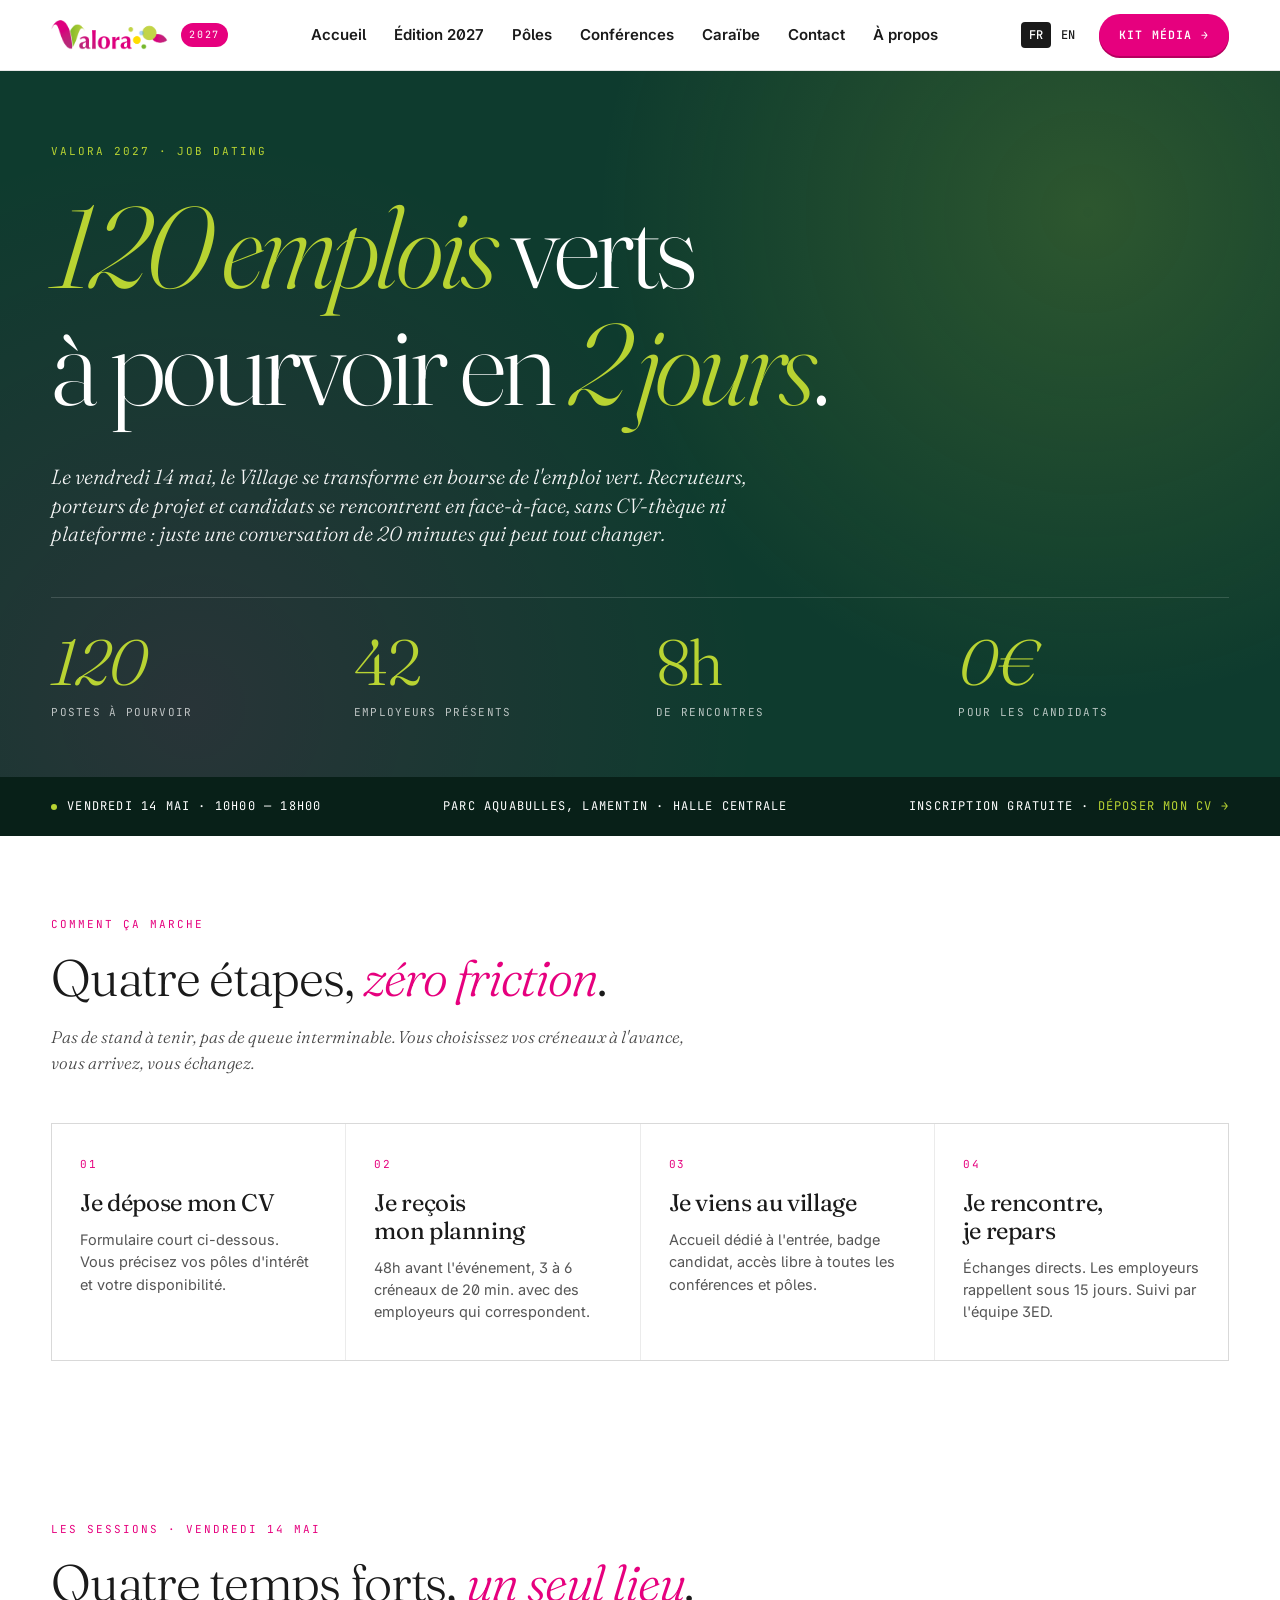
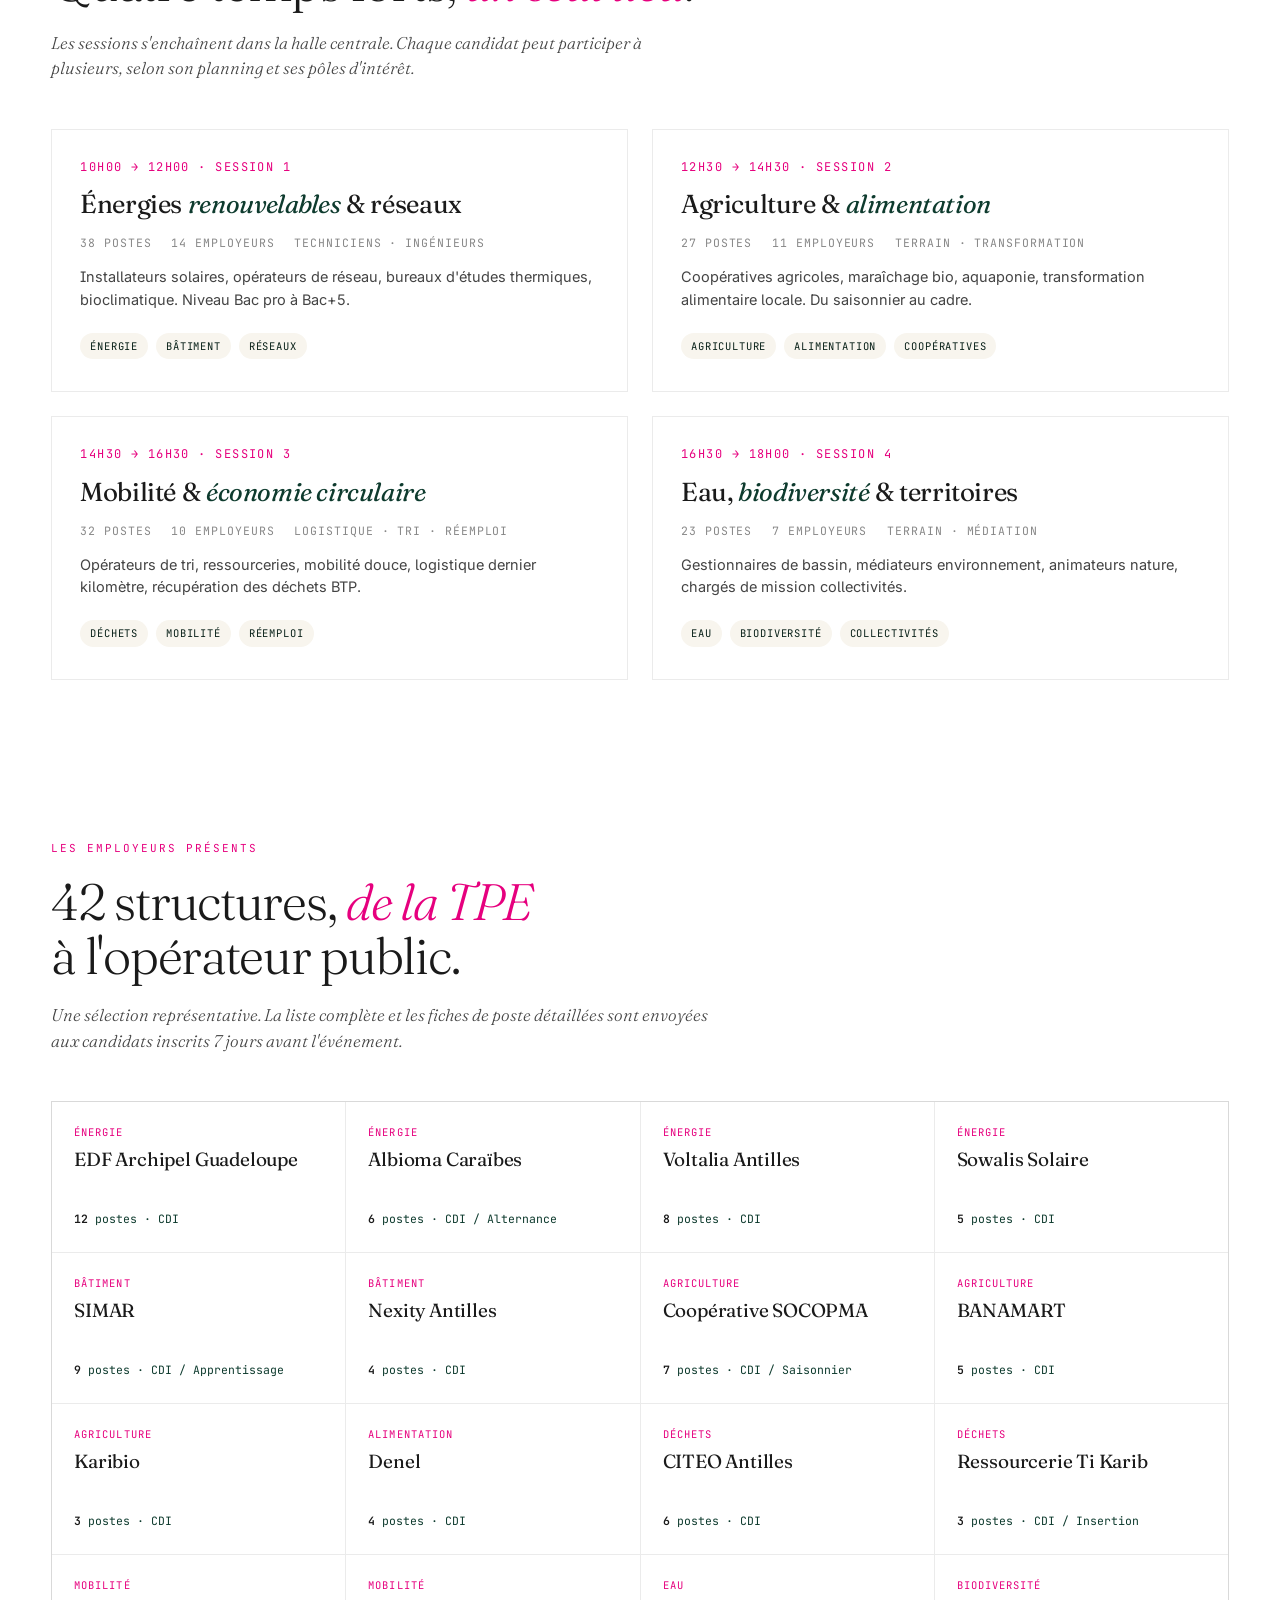
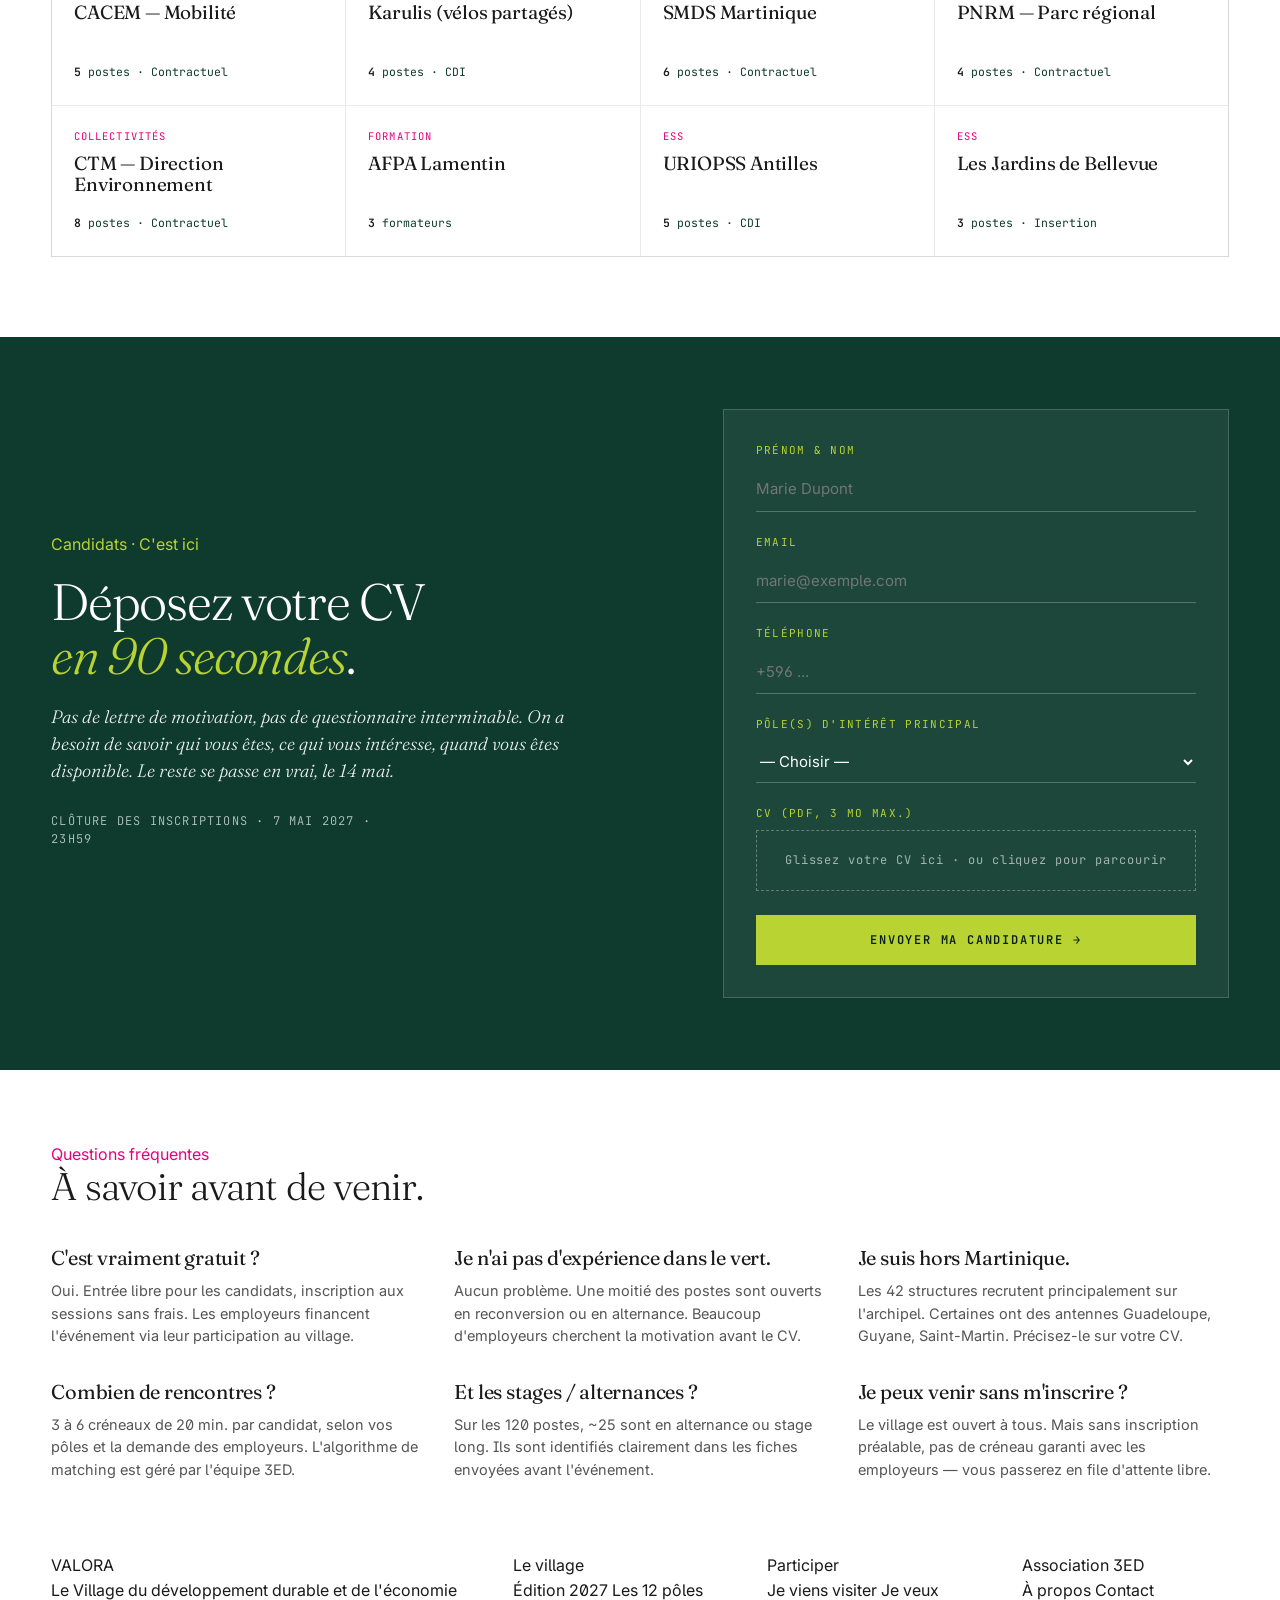
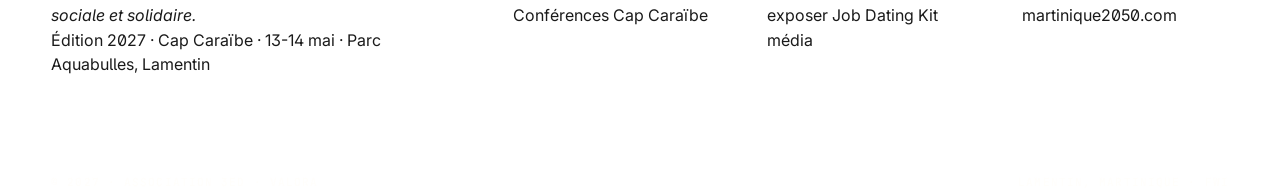
<file: job-dating.html>
<!doctype html>
<html lang="fr">
<head>
<meta charset="utf-8" />
<meta name="viewport" content="width=device-width, initial-scale=1" />
<title>Job Dating - Valora 2027</title>
<link rel="stylesheet" href="assets/valora.css?v=3" />
<style>
  /* ---------- Hero ---------- */
  .jd-hero {
    background: var(--canopee); color: var(--ivoire);
    padding: 72px 0 56px;
    position: relative; overflow: hidden;
  }
  .jd-hero::before {
    content: ''; position: absolute; inset: 0;
    background:
      radial-gradient(circle at 85% 20%, rgba(184,211,50,.18), transparent 40%),
      radial-gradient(circle at 15% 90%, rgba(230,0,126,.12), transparent 45%);
    pointer-events: none;
  }
  .jd-hero .wrap { position: relative; z-index: 1; }
  .jd-hero .crumb {
    font-family: var(--ff-mono); font-size: 11px;
    letter-spacing: 0.18em; text-transform: uppercase;
    color: var(--vert); margin-bottom: 28px;
  }
  .jd-hero h1 {
    font-size: clamp(48px, 9vw, 128px);
    font-weight: 300; line-height: 1.02;
    letter-spacing: -0.035em; margin-bottom: 40px;
    max-width: 14ch;
  }
  .jd-hero h1 em { font-style: italic; color: var(--vert); }
  .jd-hero .lead {
    font-family: var(--ff-serif);
    font-size: clamp(18px, 1.6vw, 24px);
    font-style: italic; font-weight: 300;
    max-width: 58ch; opacity: .95; line-height: 1.4;
    margin-bottom: 40px;
  }
  .jd-stats {
    display: grid; grid-template-columns: repeat(4, 1fr);
    gap: 32px; margin-top: 48px;
    border-top: 1px solid rgba(255,255,255,.15);
    padding-top: 32px;
  }
  .jd-stat .num {
    font-family: var(--ff-serif);
    font-size: clamp(40px, 5vw, 64px);
    font-weight: 300; line-height: 1;
    color: var(--vert); letter-spacing: -0.03em;
  }
  .jd-stat .num em { font-style: italic; }
  .jd-stat .lbl {
    font-family: var(--ff-mono); font-size: 11px;
    letter-spacing: 0.12em; text-transform: uppercase;
    opacity: .7; margin-top: 10px;
  }

  /* ---------- Meta bar ---------- */
  .jd-meta {
    background: var(--canopee-deep); color: var(--ivoire);
    padding: 20px 0;
    font-family: var(--ff-mono); font-size: 12px;
    letter-spacing: 0.1em; text-transform: uppercase;
  }
  .jd-meta .wrap {
    display: flex; justify-content: space-between; align-items: center;
    flex-wrap: wrap; gap: 16px;
  }
  .jd-meta .dot {
    display: inline-block; width: 6px; height: 6px;
    background: var(--vert); border-radius: 50%;
    margin-right: 10px; vertical-align: middle;
  }
  .jd-meta a { color: var(--vert); }

  /* ---------- Section ---------- */
  .jd-section { padding: 80px 0; }
  .jd-section.sable { background: var(--sable); }
  .jd-section .sec-eyebrow {
    font-family: var(--ff-mono); font-size: 11px;
    letter-spacing: 0.18em; text-transform: uppercase;
    color: var(--rose); margin-bottom: 18px;
  }
  .jd-section h2 {
    font-family: var(--ff-serif);
    font-size: clamp(32px, 4vw, 56px);
    font-weight: 300; line-height: 1.05;
    letter-spacing: -0.025em;
    max-width: 22ch; margin-bottom: 20px;
  }
  .jd-section h2 em { font-style: italic; color: var(--rose); }
  .jd-section .sec-lead {
    font-family: var(--ff-serif);
    font-size: clamp(17px, 1.3vw, 20px);
    font-style: italic; font-weight: 300;
    max-width: 60ch; line-height: 1.5;
    color: #444;
    margin-bottom: 48px;
  }

  /* ---------- How it works ---------- */
  .jd-steps {
    display: grid; grid-template-columns: repeat(4, 1fr);
    gap: 1px; background: rgba(0,0,0,.08);
    border: 1px solid rgba(0,0,0,.08);
  }
  .jd-step {
    background: #fff;
    padding: 32px 28px 36px;
    position: relative;
  }
  .jd-step .step-num {
    font-family: var(--ff-mono); font-size: 11px;
    letter-spacing: 0.18em; color: var(--rose);
    margin-bottom: 16px;
  }
  .jd-step h3 {
    font-family: var(--ff-serif);
    font-size: 24px; font-weight: 400;
    line-height: 1.15; margin-bottom: 12px;
    letter-spacing: -0.015em;
  }
  .jd-step p {
    font-size: 14.5px; line-height: 1.55; color: #555;
  }

  /* ---------- Sessions ---------- */
  .jd-sessions {
    display: grid; grid-template-columns: 1fr 1fr;
    gap: 24px;
  }
  .jd-session {
    background: #fff;
    border: 1px solid rgba(0,0,0,.08);
    padding: 28px 28px 32px;
    display: flex; flex-direction: column;
    gap: 14px;
  }
  .jd-session .s-time {
    font-family: var(--ff-mono); font-size: 12px;
    letter-spacing: 0.12em; text-transform: uppercase;
    color: var(--rose);
  }
  .jd-session h3 {
    font-family: var(--ff-serif);
    font-size: 26px; font-weight: 400;
    line-height: 1.15; letter-spacing: -0.015em;
  }
  .jd-session h3 em { font-style: italic; color: var(--canopee); }
  .jd-session .s-meta {
    font-family: var(--ff-mono); font-size: 11.5px;
    letter-spacing: 0.08em; text-transform: uppercase;
    color: #888;
    display: flex; gap: 20px; flex-wrap: wrap;
  }
  .jd-session p {
    font-size: 14.5px; line-height: 1.55; color: #444;
  }
  .jd-session .tags {
    display: flex; gap: 8px; flex-wrap: wrap;
    margin-top: auto; padding-top: 8px;
  }
  .jd-session .tag {
    font-family: var(--ff-mono); font-size: 10.5px;
    letter-spacing: 0.08em; text-transform: uppercase;
    background: var(--sable-warm); color: var(--canopee-deep);
    padding: 5px 10px; border-radius: 999px;
  }

  /* ---------- Employers ---------- */
  .jd-employers {
    display: grid; grid-template-columns: repeat(4, 1fr);
    gap: 1px; background: rgba(0,0,0,.08);
    border: 1px solid rgba(0,0,0,.08);
  }
  .jd-emp {
    background: #fff;
    padding: 22px 22px 24px;
    min-height: 150px;
    display: flex; flex-direction: column;
    gap: 8px;
  }
  .jd-emp .e-name {
    font-family: var(--ff-serif);
    font-size: 19px; font-weight: 400;
    line-height: 1.15; letter-spacing: -0.01em;
  }
  .jd-emp .e-cat {
    font-family: var(--ff-mono); font-size: 10.5px;
    letter-spacing: 0.1em; text-transform: uppercase;
    color: var(--rose);
  }
  .jd-emp .e-count {
    margin-top: auto;
    font-family: var(--ff-mono); font-size: 11.5px;
    color: var(--canopee);
  }
  .jd-emp .e-count strong { color: var(--encre); font-weight: 600; }

  /* ---------- CV drop ---------- */
  .jd-cv {
    background: var(--canopee); color: var(--ivoire);
    padding: 72px 0;
  }
  .jd-cv .wrap {
    display: grid; grid-template-columns: 1.2fr 1fr;
    gap: 64px; align-items: center;
  }
  .jd-cv .sec-eyebrow { color: var(--vert); margin-bottom: 18px; }
  .jd-cv h2 {
    font-family: var(--ff-serif);
    font-size: clamp(32px, 4vw, 52px);
    font-weight: 300; line-height: 1.05;
    letter-spacing: -0.025em; margin-bottom: 20px;
  }
  .jd-cv h2 em { font-style: italic; color: var(--vert); }
  .jd-cv p {
    font-family: var(--ff-serif);
    font-size: 18px; font-style: italic;
    font-weight: 300; line-height: 1.5;
    opacity: .92; margin-bottom: 28px;
    max-width: 48ch;
  }
  .jd-cv-form {
    background: rgba(255,255,255,.06);
    border: 1px solid rgba(255,255,255,.18);
    padding: 32px;
  }
  .jd-cv-form label {
    display: block;
    font-family: var(--ff-mono); font-size: 11px;
    letter-spacing: 0.12em; text-transform: uppercase;
    color: var(--vert); margin-bottom: 8px;
  }
  .jd-cv-form input, .jd-cv-form select {
    width: 100%;
    background: transparent;
    border: none; border-bottom: 1px solid rgba(255,255,255,.25);
    color: var(--ivoire); padding: 10px 0;
    font-family: var(--ff-sans); font-size: 15px;
    margin-bottom: 22px;
    transition: border-color .2s;
  }
  .jd-cv-form input:focus, .jd-cv-form select:focus {
    outline: none; border-bottom-color: var(--vert);
  }
  .jd-cv-form select option { color: var(--encre); }
  .jd-cv-form .file-field {
    border: 1px dashed rgba(255,255,255,.3);
    padding: 20px; text-align: center;
    font-family: var(--ff-mono); font-size: 12px;
    letter-spacing: 0.08em; color: rgba(255,255,255,.6);
    margin-bottom: 24px;
    cursor: pointer;
    transition: all .2s;
  }
  .jd-cv-form .file-field:hover {
    border-color: var(--vert); color: var(--vert);
  }
  .jd-cv-form button {
    width: 100%;
    background: var(--vert); color: var(--canopee-deep);
    border: none;
    font-family: var(--ff-mono); font-size: 12px;
    letter-spacing: 0.15em; text-transform: uppercase;
    font-weight: 600;
    padding: 16px; cursor: pointer;
    transition: all .2s;
  }
  .jd-cv-form button:hover {
    background: #fff; color: var(--canopee-deep);
  }

  /* ---------- FAQ strip ---------- */
  .jd-faq { padding: 72px 0; }
  .jd-faq-grid {
    display: grid; grid-template-columns: repeat(3, 1fr);
    gap: 32px;
  }
  .jd-faq-item h4 {
    font-family: var(--ff-serif);
    font-size: 20px; font-weight: 400;
    line-height: 1.2; margin-bottom: 10px;
    letter-spacing: -0.01em;
  }
  .jd-faq-item p {
    font-size: 14.5px; line-height: 1.55; color: #555;
  }

  /* ---------- Responsive ---------- */
  @media (max-width: 980px) {
    .jd-stats { grid-template-columns: repeat(2, 1fr); gap: 24px; }
    .jd-steps { grid-template-columns: 1fr 1fr; }
    .jd-sessions { grid-template-columns: 1fr; }
    .jd-employers { grid-template-columns: 1fr 1fr; }
    .jd-cv .wrap { grid-template-columns: 1fr; gap: 32px; }
    .jd-faq-grid { grid-template-columns: 1fr; gap: 24px; }
  }
  @media (max-width: 620px) {
    .jd-steps { grid-template-columns: 1fr; }
    .jd-employers { grid-template-columns: 1fr; }
  }
</style>
</head>
<body data-screen-label="Job Dating">

<div id="nav-mount"></div>

<!-- HERO -->
<section class="jd-hero">
  <div class="wrap">
    <div class="crumb">Valora 2027 · Job Dating</div>
    <h1><em>120 emplois</em> verts<br/>à pourvoir en <em>2 jours</em>.</h1>
    <div class="lead">
      Le vendredi 14 mai, le Village se transforme en bourse de l'emploi vert.
      Recruteurs, porteurs de projet et candidats se rencontrent en face-à-face,
      sans CV-thèque ni plateforme : juste une conversation de 20 minutes qui
      peut tout changer.
    </div>
    <div class="jd-stats">
      <div class="jd-stat">
        <div class="num"><em>120</em></div>
        <div class="lbl">Postes à pourvoir</div>
      </div>
      <div class="jd-stat">
        <div class="num">42</div>
        <div class="lbl">Employeurs présents</div>
      </div>
      <div class="jd-stat">
        <div class="num">8h</div>
        <div class="lbl">De rencontres</div>
      </div>
      <div class="jd-stat">
        <div class="num"><em>0€</em></div>
        <div class="lbl">Pour les candidats</div>
      </div>
    </div>
  </div>
</section>

<!-- META BAR -->
<div class="jd-meta">
  <div class="wrap">
    <div><span class="dot"></span>Vendredi 14 mai · 10h00 — 18h00</div>
    <div>Parc Aquabulles, Lamentin · Halle centrale</div>
    <div>Inscription gratuite · <a href="#cv">Déposer mon CV →</a></div>
  </div>
</div>

<!-- HOW IT WORKS -->
<section class="jd-section">
  <div class="wrap">
    <div class="sec-eyebrow">Comment ça marche</div>
    <h2>Quatre étapes, <em>zéro friction</em>.</h2>
    <div class="sec-lead">
      Pas de stand à tenir, pas de queue interminable. Vous choisissez vos
      créneaux à l'avance, vous arrivez, vous échangez.
    </div>
    <div class="jd-steps">
      <div class="jd-step">
        <div class="step-num">01</div>
        <h3>Je dépose mon CV</h3>
        <p>Formulaire court ci-dessous. Vous précisez vos pôles d'intérêt et votre disponibilité.</p>
      </div>
      <div class="jd-step">
        <div class="step-num">02</div>
        <h3>Je reçois mon planning</h3>
        <p>48h avant l'événement, 3 à 6 créneaux de 20 min. avec des employeurs qui correspondent.</p>
      </div>
      <div class="jd-step">
        <div class="step-num">03</div>
        <h3>Je viens au village</h3>
        <p>Accueil dédié à l'entrée, badge candidat, accès libre à toutes les conférences et pôles.</p>
      </div>
      <div class="jd-step">
        <div class="step-num">04</div>
        <h3>Je rencontre, je repars</h3>
        <p>Échanges directs. Les employeurs rappellent sous 15 jours. Suivi par l'équipe 3ED.</p>
      </div>
    </div>
  </div>
</section>

<!-- SESSIONS -->
<section class="jd-section sable">
  <div class="wrap">
    <div class="sec-eyebrow">Les sessions · Vendredi 14 mai</div>
    <h2>Quatre temps forts, <em>un seul lieu</em>.</h2>
    <div class="sec-lead">
      Les sessions s'enchaînent dans la halle centrale. Chaque candidat peut
      participer à plusieurs, selon son planning et ses pôles d'intérêt.
    </div>
    <div class="jd-sessions">
      <div class="jd-session">
        <div class="s-time">10h00 → 12h00 · Session 1</div>
        <h3>Énergies <em>renouvelables</em> & réseaux</h3>
        <div class="s-meta">
          <span>38 postes</span><span>14 employeurs</span><span>Techniciens · Ingénieurs</span>
        </div>
        <p>Installateurs solaires, opérateurs de réseau, bureaux d'études thermiques, bioclimatique. Niveau Bac pro à Bac+5.</p>
        <div class="tags">
          <span class="tag">Énergie</span><span class="tag">Bâtiment</span><span class="tag">Réseaux</span>
        </div>
      </div>
      <div class="jd-session">
        <div class="s-time">12h30 → 14h30 · Session 2</div>
        <h3>Agriculture & <em>alimentation</em></h3>
        <div class="s-meta">
          <span>27 postes</span><span>11 employeurs</span><span>Terrain · Transformation</span>
        </div>
        <p>Coopératives agricoles, maraîchage bio, aquaponie, transformation alimentaire locale. Du saisonnier au cadre.</p>
        <div class="tags">
          <span class="tag">Agriculture</span><span class="tag">Alimentation</span><span class="tag">Coopératives</span>
        </div>
      </div>
      <div class="jd-session">
        <div class="s-time">14h30 → 16h30 · Session 3</div>
        <h3>Mobilité & <em>économie circulaire</em></h3>
        <div class="s-meta">
          <span>32 postes</span><span>10 employeurs</span><span>Logistique · Tri · Réemploi</span>
        </div>
        <p>Opérateurs de tri, ressourceries, mobilité douce, logistique dernier kilomètre, récupération des déchets BTP.</p>
        <div class="tags">
          <span class="tag">Déchets</span><span class="tag">Mobilité</span><span class="tag">Réemploi</span>
        </div>
      </div>
      <div class="jd-session">
        <div class="s-time">16h30 → 18h00 · Session 4</div>
        <h3>Eau, <em>biodiversité</em> & territoires</h3>
        <div class="s-meta">
          <span>23 postes</span><span>7 employeurs</span><span>Terrain · Médiation</span>
        </div>
        <p>Gestionnaires de bassin, médiateurs environnement, animateurs nature, chargés de mission collectivités.</p>
        <div class="tags">
          <span class="tag">Eau</span><span class="tag">Biodiversité</span><span class="tag">Collectivités</span>
        </div>
      </div>
    </div>
  </div>
</section>

<!-- EMPLOYERS -->
<section class="jd-section">
  <div class="wrap">
    <div class="sec-eyebrow">Les employeurs présents</div>
    <h2>42 structures, <em>de la TPE</em> à l'opérateur public.</h2>
    <div class="sec-lead">
      Une sélection représentative. La liste complète et les fiches de poste
      détaillées sont envoyées aux candidats inscrits 7 jours avant l'événement.
    </div>
    <div class="jd-employers">
      <div class="jd-emp"><div class="e-cat">Énergie</div><div class="e-name">EDF Archipel Guadeloupe</div><div class="e-count"><strong>12</strong> postes · CDI</div></div>
      <div class="jd-emp"><div class="e-cat">Énergie</div><div class="e-name">Albioma Caraïbes</div><div class="e-count"><strong>6</strong> postes · CDI / Alternance</div></div>
      <div class="jd-emp"><div class="e-cat">Énergie</div><div class="e-name">Voltalia Antilles</div><div class="e-count"><strong>8</strong> postes · CDI</div></div>
      <div class="jd-emp"><div class="e-cat">Énergie</div><div class="e-name">Sowalis Solaire</div><div class="e-count"><strong>5</strong> postes · CDI</div></div>
      <div class="jd-emp"><div class="e-cat">Bâtiment</div><div class="e-name">SIMAR</div><div class="e-count"><strong>9</strong> postes · CDI / Apprentissage</div></div>
      <div class="jd-emp"><div class="e-cat">Bâtiment</div><div class="e-name">Nexity Antilles</div><div class="e-count"><strong>4</strong> postes · CDI</div></div>
      <div class="jd-emp"><div class="e-cat">Agriculture</div><div class="e-name">Coopérative SOCOPMA</div><div class="e-count"><strong>7</strong> postes · CDI / Saisonnier</div></div>
      <div class="jd-emp"><div class="e-cat">Agriculture</div><div class="e-name">BANAMART</div><div class="e-count"><strong>5</strong> postes · CDI</div></div>
      <div class="jd-emp"><div class="e-cat">Agriculture</div><div class="e-name">Karibio</div><div class="e-count"><strong>3</strong> postes · CDI</div></div>
      <div class="jd-emp"><div class="e-cat">Alimentation</div><div class="e-name">Denel</div><div class="e-count"><strong>4</strong> postes · CDI</div></div>
      <div class="jd-emp"><div class="e-cat">Déchets</div><div class="e-name">CITEO Antilles</div><div class="e-count"><strong>6</strong> postes · CDI</div></div>
      <div class="jd-emp"><div class="e-cat">Déchets</div><div class="e-name">Ressourcerie Ti Karib</div><div class="e-count"><strong>3</strong> postes · CDI / Insertion</div></div>
      <div class="jd-emp"><div class="e-cat">Mobilité</div><div class="e-name">CACEM — Mobilité</div><div class="e-count"><strong>5</strong> postes · Contractuel</div></div>
      <div class="jd-emp"><div class="e-cat">Mobilité</div><div class="e-name">Karulis (vélos partagés)</div><div class="e-count"><strong>4</strong> postes · CDI</div></div>
      <div class="jd-emp"><div class="e-cat">Eau</div><div class="e-name">SMDS Martinique</div><div class="e-count"><strong>6</strong> postes · Contractuel</div></div>
      <div class="jd-emp"><div class="e-cat">Biodiversité</div><div class="e-name">PNRM — Parc régional</div><div class="e-count"><strong>4</strong> postes · Contractuel</div></div>
      <div class="jd-emp"><div class="e-cat">Collectivités</div><div class="e-name">CTM — Direction Environnement</div><div class="e-count"><strong>8</strong> postes · Contractuel</div></div>
      <div class="jd-emp"><div class="e-cat">Formation</div><div class="e-name">AFPA Lamentin</div><div class="e-count"><strong>3</strong> formateurs</div></div>
      <div class="jd-emp"><div class="e-cat">ESS</div><div class="e-name">URIOPSS Antilles</div><div class="e-count"><strong>5</strong> postes · CDI</div></div>
      <div class="jd-emp"><div class="e-cat">ESS</div><div class="e-name">Les Jardins de Bellevue</div><div class="e-count"><strong>3</strong> postes · Insertion</div></div>
    </div>
  </div>
</section>

<!-- CV DROP -->
<section class="jd-cv" id="cv">
  <div class="wrap">
    <div>
      <div class="sec-eyebrow">Candidats · C'est ici</div>
      <h2>Déposez votre CV <em>en 90 secondes</em>.</h2>
      <p>
        Pas de lettre de motivation, pas de questionnaire interminable. On a
        besoin de savoir qui vous êtes, ce qui vous intéresse, quand vous êtes
        disponible. Le reste se passe en vrai, le 14 mai.
      </p>
      <p style="font-family: var(--ff-mono); font-size: 12px; letter-spacing: 0.1em; text-transform: uppercase; font-style: normal; opacity: .7;">
        Clôture des inscriptions · 7 mai 2027 · 23h59
      </p>
    </div>
    <form class="jd-cv-form" onsubmit="event.preventDefault(); this.querySelector('button').textContent='✓ CV reçu — on revient vers vous sous 48h';">
      <label>Prénom & nom</label>
      <input type="text" required placeholder="Marie Dupont" />
      <label>Email</label>
      <input type="email" required placeholder="marie@exemple.com" />
      <label>Téléphone</label>
      <input type="tel" placeholder="+596 ..." />
      <label>Pôle(s) d'intérêt principal</label>
      <select required>
        <option value="">— Choisir —</option>
        <option>Énergie</option>
        <option>Bâtiment & construction</option>
        <option>Agriculture & alimentation</option>
        <option>Déchets & économie circulaire</option>
        <option>Mobilité</option>
        <option>Eau & biodiversité</option>
        <option>ESS & collectivités</option>
        <option>Je ne sais pas encore</option>
      </select>
      <label>CV (PDF, 3 Mo max.)</label>
      <div class="file-field">Glissez votre CV ici · ou cliquez pour parcourir</div>
      <button type="submit">Envoyer ma candidature →</button>
    </form>
  </div>
</section>

<!-- FAQ -->
<section class="jd-faq">
  <div class="wrap">
    <div class="sec-eyebrow" style="color: var(--rose);">Questions fréquentes</div>
    <h2 style="font-family: var(--ff-serif); font-size: clamp(28px, 3vw, 40px); font-weight: 300; letter-spacing: -0.02em; margin-bottom: 40px;">À savoir avant de venir.</h2>
    <div class="jd-faq-grid">
      <div class="jd-faq-item">
        <h4>C'est vraiment gratuit ?</h4>
        <p>Oui. Entrée libre pour les candidats, inscription aux sessions sans frais. Les employeurs financent l'événement via leur participation au village.</p>
      </div>
      <div class="jd-faq-item">
        <h4>Je n'ai pas d'expérience dans le vert.</h4>
        <p>Aucun problème. Une moitié des postes sont ouverts en reconversion ou en alternance. Beaucoup d'employeurs cherchent la motivation avant le CV.</p>
      </div>
      <div class="jd-faq-item">
        <h4>Je suis hors Martinique.</h4>
        <p>Les 42 structures recrutent principalement sur l'archipel. Certaines ont des antennes Guadeloupe, Guyane, Saint-Martin. Précisez-le sur votre CV.</p>
      </div>
      <div class="jd-faq-item">
        <h4>Combien de rencontres ?</h4>
        <p>3 à 6 créneaux de 20 min. par candidat, selon vos pôles et la demande des employeurs. L'algorithme de matching est géré par l'équipe 3ED.</p>
      </div>
      <div class="jd-faq-item">
        <h4>Et les stages / alternances ?</h4>
        <p>Sur les 120 postes, ~25 sont en alternance ou stage long. Ils sont identifiés clairement dans les fiches envoyées avant l'événement.</p>
      </div>
      <div class="jd-faq-item">
        <h4>Je peux venir sans m'inscrire ?</h4>
        <p>Le village est ouvert à tous. Mais sans inscription préalable, pas de créneau garanti avec les employeurs — vous passerez en file d'attente libre.</p>
      </div>
    </div>
  </div>
</section>

<footer class="site-footer">
  <div class="wrap">
    <div class="footer-grid">
      <div class="footer-brand">
        <div class="footer-logo">VALORA</div>
        <div class="footer-sig">Le Village du développement durable et de l'économie <em>sociale et solidaire.</em></div>
        <div class="footer-tag">Édition 2027 · Cap Caraïbe · 13-14 mai · Parc Aquabulles, Lamentin</div>
      </div>
      <div class="footer-col">
        <div class="fc-title">Le village</div>
        <a href="edition-2027.html">Édition 2027</a>
        <a href="poles.html">Les 12 pôles</a>
        <a href="conferences.html">Conférences</a>
        <a href="caraibe.html">Cap Caraïbe</a>
      </div>
      <div class="footer-col">
        <div class="fc-title">Participer</div>
        <a href="pre-inscription.html">Je viens visiter</a>
        <a href="pre-inscription.html#exposer">Je veux exposer</a>
        <a href="job-dating.html">Job Dating</a>
        <a href="kit-media.html">Kit média</a>
      </div>
      <div class="footer-col">
        <div class="fc-title">Association 3ED</div>
        <a href="a-propos.html">À propos</a>
        <a href="contact.html">Contact</a>
        <a href="mag.html">martinique2050.com</a>
      </div>
    </div>
    <div class="footer-bottom">
      <div>© 2027 · Association 3ED · Valora</div>
      <div class="footer-place">Lamentin, Martinique · FWI</div>
    </div>
  </div>
</footer>

<script src="assets/valora-shared.js?v=3"></script>
<script src="assets/valora-nav.js?v=3"></script>
</body>
</html>
</file>
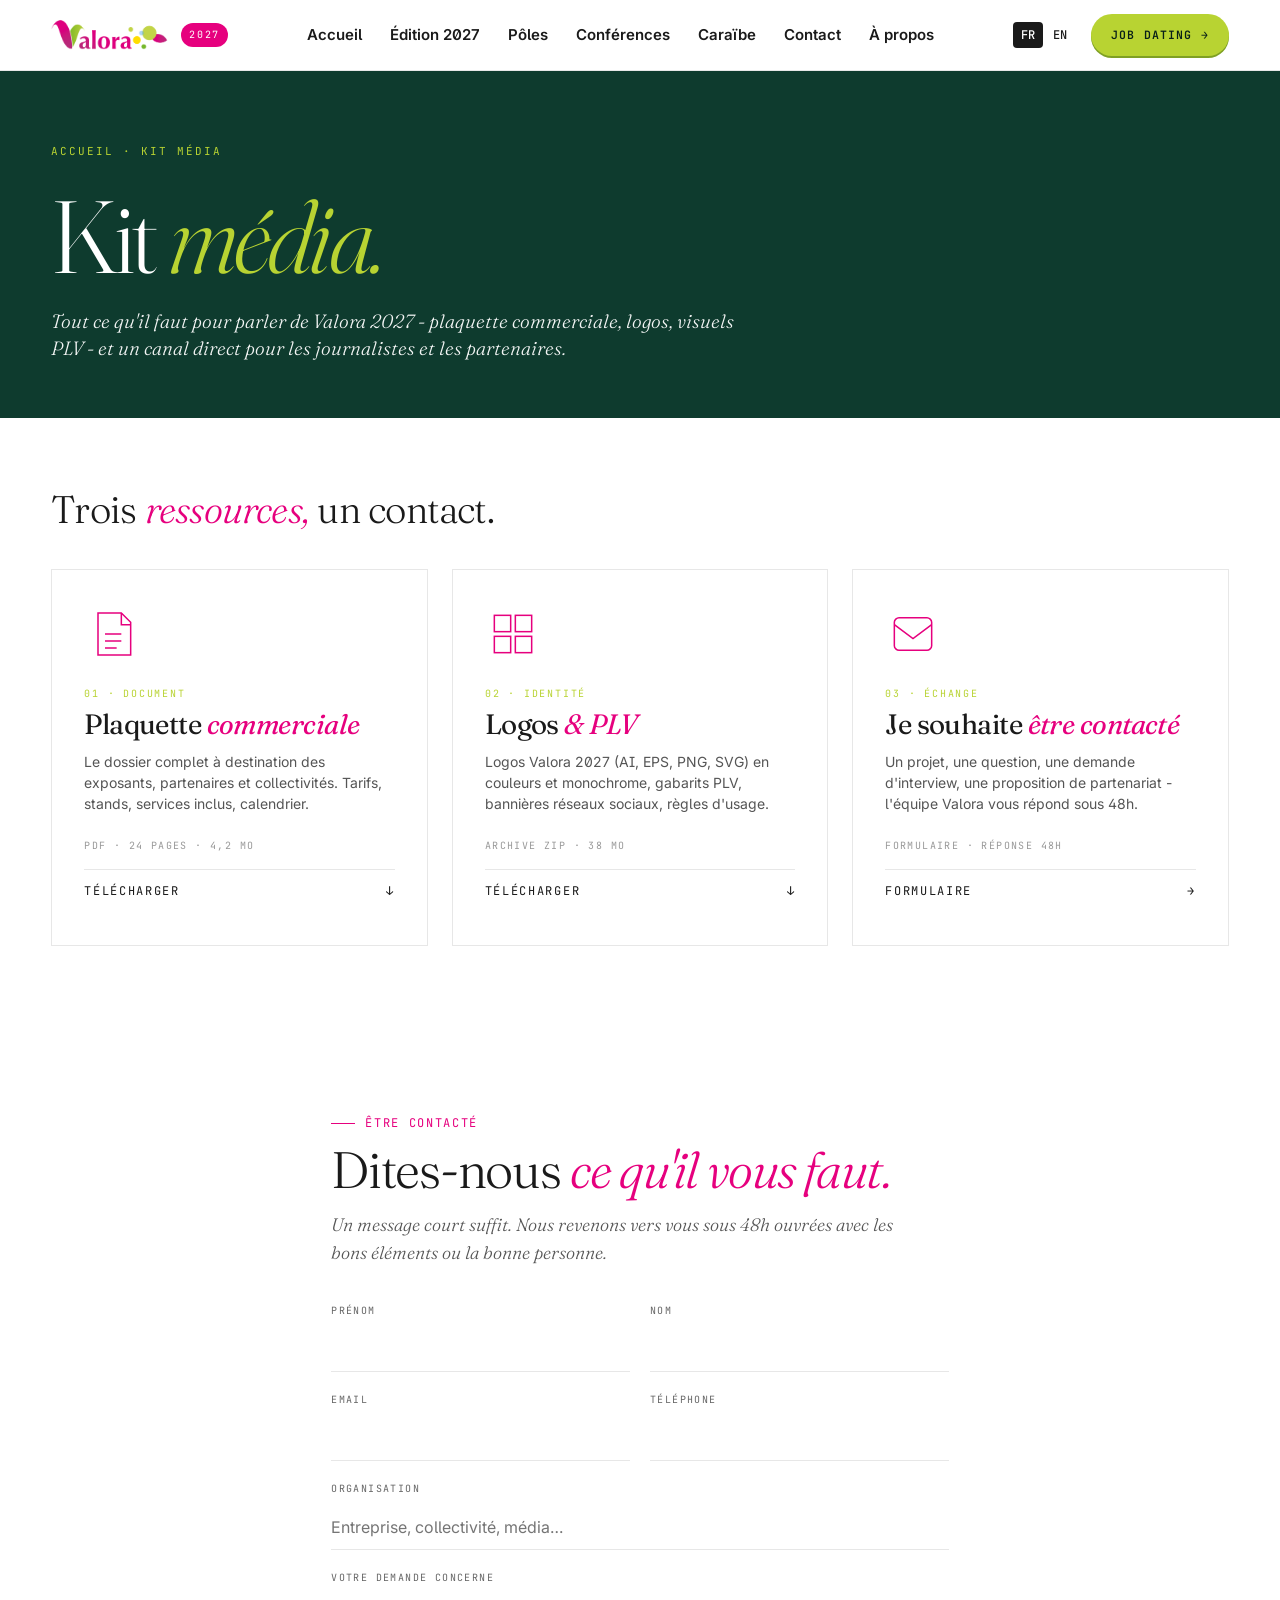
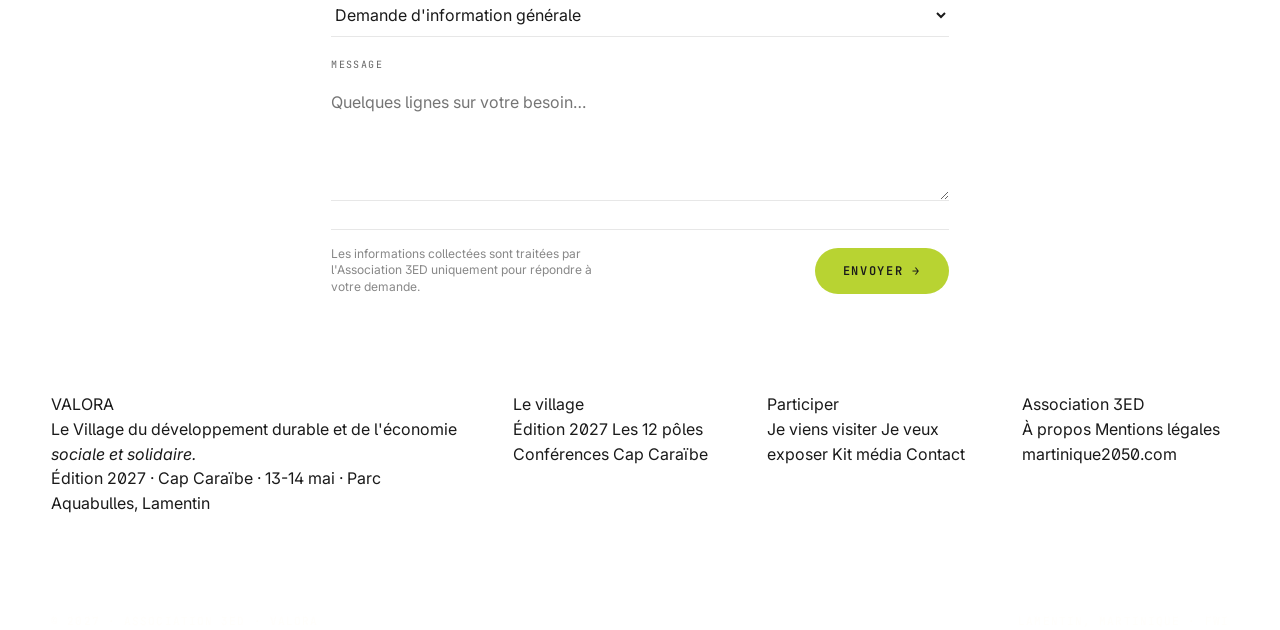
<file: kit-media.html>
<!doctype html>
<html lang="fr">
<head>
<meta charset="utf-8" />
<meta name="viewport" content="width=device-width, initial-scale=1" />
<title>Kit média - Valora 2027</title>
<link rel="stylesheet" href="assets/valora.css?v=3" />
<style>
  .km-hero {
    background: var(--canopee); color: var(--ivoire);
    padding: 72px 0 56px;
  }
  .km-hero .crumb {
    font-family: var(--ff-mono); font-size: 11px;
    letter-spacing: 0.18em; text-transform: uppercase;
    color: var(--vert); margin-bottom: 28px;
  }
  .km-hero h1 {
    font-size: clamp(48px, 8vw, 120px);
    font-weight: 300; line-height: .94;
    letter-spacing: -0.035em; margin-bottom: 24px;
    max-width: 14ch;
  }
  .km-hero h1 em { font-style: italic; color: var(--vert); }
  .km-hero .lead {
    font-family: var(--ff-serif);
    font-size: clamp(18px, 1.5vw, 22px);
    font-style: italic; font-weight: 300;
    max-width: 58ch; opacity: .95; line-height: 1.4;
  }

  .km-grid-section {
    background: var(--sable);
    padding: 72px 0 96px;
  }
  .km-grid-section h2 {
    font-family: var(--ff-serif);
    font-size: clamp(28px, 3vw, 40px);
    font-weight: 300; letter-spacing: -0.02em;
    margin-bottom: 40px;
  }
  .km-grid-section h2 em { font-style: italic; color: var(--rose); }

  .km-cards {
    display: grid;
    grid-template-columns: repeat(3, 1fr);
    gap: 24px;
  }
  .km-card {
    background: #fff;
    border: 1px solid var(--line);
    padding: 36px 32px 32px;
    display: flex; flex-direction: column;
    transition: border-color .2s, transform .2s, box-shadow .2s;
    min-height: 320px;
  }
  .km-card:hover {
    border-color: var(--rose);
    transform: translateY(-2px);
    box-shadow: 0 16px 32px rgba(0,0,0,.06);
  }
  .km-card .km-ico {
    width: 56px; height: 56px; margin-bottom: 24px;
    color: var(--rose);
  }
  .km-card .km-ico svg { width: 100%; height: 100%; stroke: currentColor; fill: none; stroke-width: 1.3; }
  .km-card .km-num {
    font-family: var(--ff-mono); font-size: 10px;
    letter-spacing: 0.18em; text-transform: uppercase;
    color: var(--vert); margin-bottom: 8px;
  }
  .km-card h3 {
    font-family: var(--ff-serif);
    font-size: 28px; font-weight: 400;
    line-height: 1.05; letter-spacing: -0.02em;
    margin-bottom: 12px;
  }
  .km-card h3 em { font-style: italic; color: var(--rose); }
  .km-card p {
    font-size: 14px; line-height: 1.5;
    color: #555; margin-bottom: 24px;
    flex: 1;
  }
  .km-card .km-meta {
    font-family: var(--ff-mono); font-size: 10px;
    letter-spacing: 0.14em; text-transform: uppercase;
    color: #999; margin-bottom: 16px;
  }
  .km-card .km-btn {
    font-family: var(--ff-mono); font-size: 12px;
    letter-spacing: 0.14em; text-transform: uppercase;
    color: var(--encre); padding: 12px 0;
    border-top: 1px solid var(--line);
    display: flex; justify-content: space-between; align-items: center;
  }
  .km-card:hover .km-btn { color: var(--rose); }

  /* Contact form */
  .km-contact {
    background: var(--ivoire);
    padding: 72px 0 96px;
  }
  .km-contact .wrap { max-width: 720px; }
  .km-contact h2 {
    font-family: var(--ff-serif);
    font-size: clamp(32px, 4vw, 52px);
    font-weight: 300; line-height: .98;
    letter-spacing: -0.025em; margin-bottom: 16px;
  }
  .km-contact h2 em { font-style: italic; color: var(--rose); }
  .km-contact .intro {
    font-family: var(--ff-serif);
    font-size: 18px; font-style: italic;
    font-weight: 300; color: #555;
    margin-bottom: 36px; max-width: 52ch;
  }
  .km-form { display: grid; gap: 20px; }
  .km-form .row { display: grid; grid-template-columns: 1fr 1fr; gap: 20px; }
  .km-form label {
    display: flex; flex-direction: column; gap: 8px;
    font-family: var(--ff-mono); font-size: 10px;
    letter-spacing: 0.14em; text-transform: uppercase;
    color: #666;
  }
  .km-form input, .km-form select, .km-form textarea {
    border: none; border-bottom: 1px solid var(--line);
    background: transparent; padding: 10px 0;
    font-family: var(--ff-sans); font-size: 16px;
    color: var(--encre); letter-spacing: 0;
    text-transform: none;
    outline: none;
  }
  .km-form input:focus, .km-form select:focus, .km-form textarea:focus {
    border-bottom-color: var(--rose);
  }
  .km-form textarea { resize: vertical; min-height: 100px; }
  .km-form .submit-row {
    display: flex; justify-content: space-between; align-items: center;
    padding-top: 16px; margin-top: 8px;
    border-top: 1px solid var(--line);
  }
  .km-form .note {
    font-size: 12px; color: #888; font-family: var(--ff-sans); max-width: 34ch; line-height: 1.4;
  }
  .km-form button[type=submit] {
    background: var(--lime); color: var(--encre);
    padding: 14px 28px; border-radius: 999px;
    font-family: var(--ff-mono); font-size: 12px;
    font-weight: 600; letter-spacing: 0.14em;
    text-transform: uppercase; cursor: pointer;
    transition: transform .2s, box-shadow .2s;
  }
  .km-form button[type=submit]:hover {
    transform: translateY(-1px);
    box-shadow: 0 8px 20px rgba(184,211,50,.4);
  }

  @media (max-width: 880px) {
    .km-cards { grid-template-columns: 1fr; }
    .km-form .row { grid-template-columns: 1fr; }
  }
</style>
</head>
<body data-screen-label="Kit média">

<div id="nav-mount"></div>

<section class="km-hero">
  <div class="wrap">
    <div class="crumb">Accueil · Kit média</div>
    <h1>Kit <em>média.</em></h1>
    <p class="lead">Tout ce qu'il faut pour parler de Valora 2027 - plaquette commerciale, logos, visuels PLV - et un canal direct pour les journalistes et les partenaires.</p>
  </div>
</section>

<section class="km-grid-section">
  <div class="wrap">
    <h2>Trois <em>ressources,</em> un contact.</h2>
    <div class="km-cards">

      <a href="#" class="km-card">
        <div class="km-ico">
          <svg viewBox="0 0 48 48"><path d="M12 6h20l8 8v28H12z"/><path d="M32 6v10h8"/><path d="M18 24h14M18 30h14M18 36h10"/></svg>
        </div>
        <div class="km-num">01 · Document</div>
        <h3>Plaquette <em>commerciale</em></h3>
        <p>Le dossier complet à destination des exposants, partenaires et collectivités. Tarifs, stands, services inclus, calendrier.</p>
        <div class="km-meta">PDF · 24 pages · 4,2 Mo</div>
        <div class="km-btn"><span>Télécharger</span><span>↓</span></div>
      </a>

      <a href="#" class="km-card">
        <div class="km-ico">
          <svg viewBox="0 0 48 48"><rect x="8" y="8" width="14" height="14"/><rect x="26" y="8" width="14" height="14"/><rect x="8" y="26" width="14" height="14"/><rect x="26" y="26" width="14" height="14"/></svg>
        </div>
        <div class="km-num">02 · Identité</div>
        <h3>Logos <em>& PLV</em></h3>
        <p>Logos Valora 2027 (AI, EPS, PNG, SVG) en couleurs et monochrome, gabarits PLV, bannières réseaux sociaux, règles d'usage.</p>
        <div class="km-meta">Archive ZIP · 38 Mo</div>
        <div class="km-btn"><span>Télécharger</span><span>↓</span></div>
      </a>

      <a href="#contact" class="km-card">
        <div class="km-ico">
          <svg viewBox="0 0 48 48"><path d="M8 14c0-2 2-4 4-4h24c2 0 4 2 4 4v20c0 2-2 4-4 4H12c-2 0-4-2-4-4z"/><path d="M8 16l16 12 16-12"/></svg>
        </div>
        <div class="km-num">03 · Échange</div>
        <h3>Je souhaite <em>être contacté</em></h3>
        <p>Un projet, une question, une demande d'interview, une proposition de partenariat - l'équipe Valora vous répond sous 48h.</p>
        <div class="km-meta">Formulaire · réponse 48h</div>
        <div class="km-btn"><span>Formulaire</span><span>→</span></div>
      </a>

    </div>
  </div>
</section>

<section class="km-contact" id="contact">
  <div class="wrap">
    <div class="eyebrow"><span class="bar"></span>Être contacté</div>
    <h2 style="margin-top:12px;">Dites-nous <em>ce qu'il vous faut.</em></h2>
    <p class="intro">Un message court suffit. Nous revenons vers vous sous 48h ouvrées avec les bons éléments ou la bonne personne.</p>

    <form class="km-form" onsubmit="event.preventDefault(); alert('Merci ! Nous vous recontactons sous 48h.');">
      <div class="row">
        <label>Prénom
          <input type="text" name="firstname" required />
        </label>
        <label>Nom
          <input type="text" name="lastname" required />
        </label>
      </div>
      <div class="row">
        <label>Email
          <input type="email" name="email" required />
        </label>
        <label>Téléphone
          <input type="tel" name="phone" />
        </label>
      </div>
      <label>Organisation
        <input type="text" name="org" placeholder="Entreprise, collectivité, média…" />
      </label>
      <label>Votre demande concerne
        <select name="topic">
          <option>Demande d'information générale</option>
          <option>Presse · demande d'interview</option>
          <option>Exposants · tarifs & stands</option>
          <option>Partenariat · sponsoring</option>
          <option>Conférences · programmation</option>
          <option>Délégation caribéenne</option>
          <option>Autre</option>
        </select>
      </label>
      <label>Message
        <textarea name="message" rows="4" placeholder="Quelques lignes sur votre besoin…"></textarea>
      </label>
      <div class="submit-row">
        <div class="note">Les informations collectées sont traitées par l'Association 3ED uniquement pour répondre à votre demande.</div>
        <button type="submit">Envoyer →</button>
      </div>
    </form>
  </div>
</section>

<footer class="site-footer">
  <div class="wrap">
    <div class="footer-grid">
      <div class="footer-brand">
        <div class="footer-logo">VALORA</div>
        <div class="footer-sig">Le Village du développement durable et de l'économie <em>sociale et solidaire.</em></div>
        <div class="footer-tag">Édition 2027 · Cap Caraïbe · 13-14 mai · Parc Aquabulles, Lamentin</div>
      </div>
      <div class="footer-col">
        <div class="fc-title">Le village</div>
        <a href="edition-2027.html">Édition 2027</a>
        <a href="poles.html">Les 12 pôles</a>
        <a href="conferences.html">Conférences</a>
        <a href="caraibe.html">Cap Caraïbe</a>
      </div>
      <div class="footer-col">
        <div class="fc-title">Participer</div>
        <a href="pre-inscription.html">Je viens visiter</a>
        <a href="pre-inscription.html#exposer">Je veux exposer</a>
        <a href="kit-media.html">Kit média</a>
        <a href="contact.html">Contact</a>
      </div>
      <div class="footer-col">
        <div class="fc-title">Association 3ED</div>
        <a href="#">À propos</a>
        <a href="#">Mentions légales</a>
        <a href="mag.html">martinique2050.com</a>
      </div>
    </div>
    <div class="footer-bottom">
      <div>© 2027 · Association 3ED · Valora</div>
      <div class="footer-place">Lamentin, Martinique · FWI</div>
    </div>
  </div>
</footer>

<script src="assets/valora-shared.js?v=3"></script>
<script src="assets/valora-nav.js?v=3"></script>
</body>
</html>
</file>
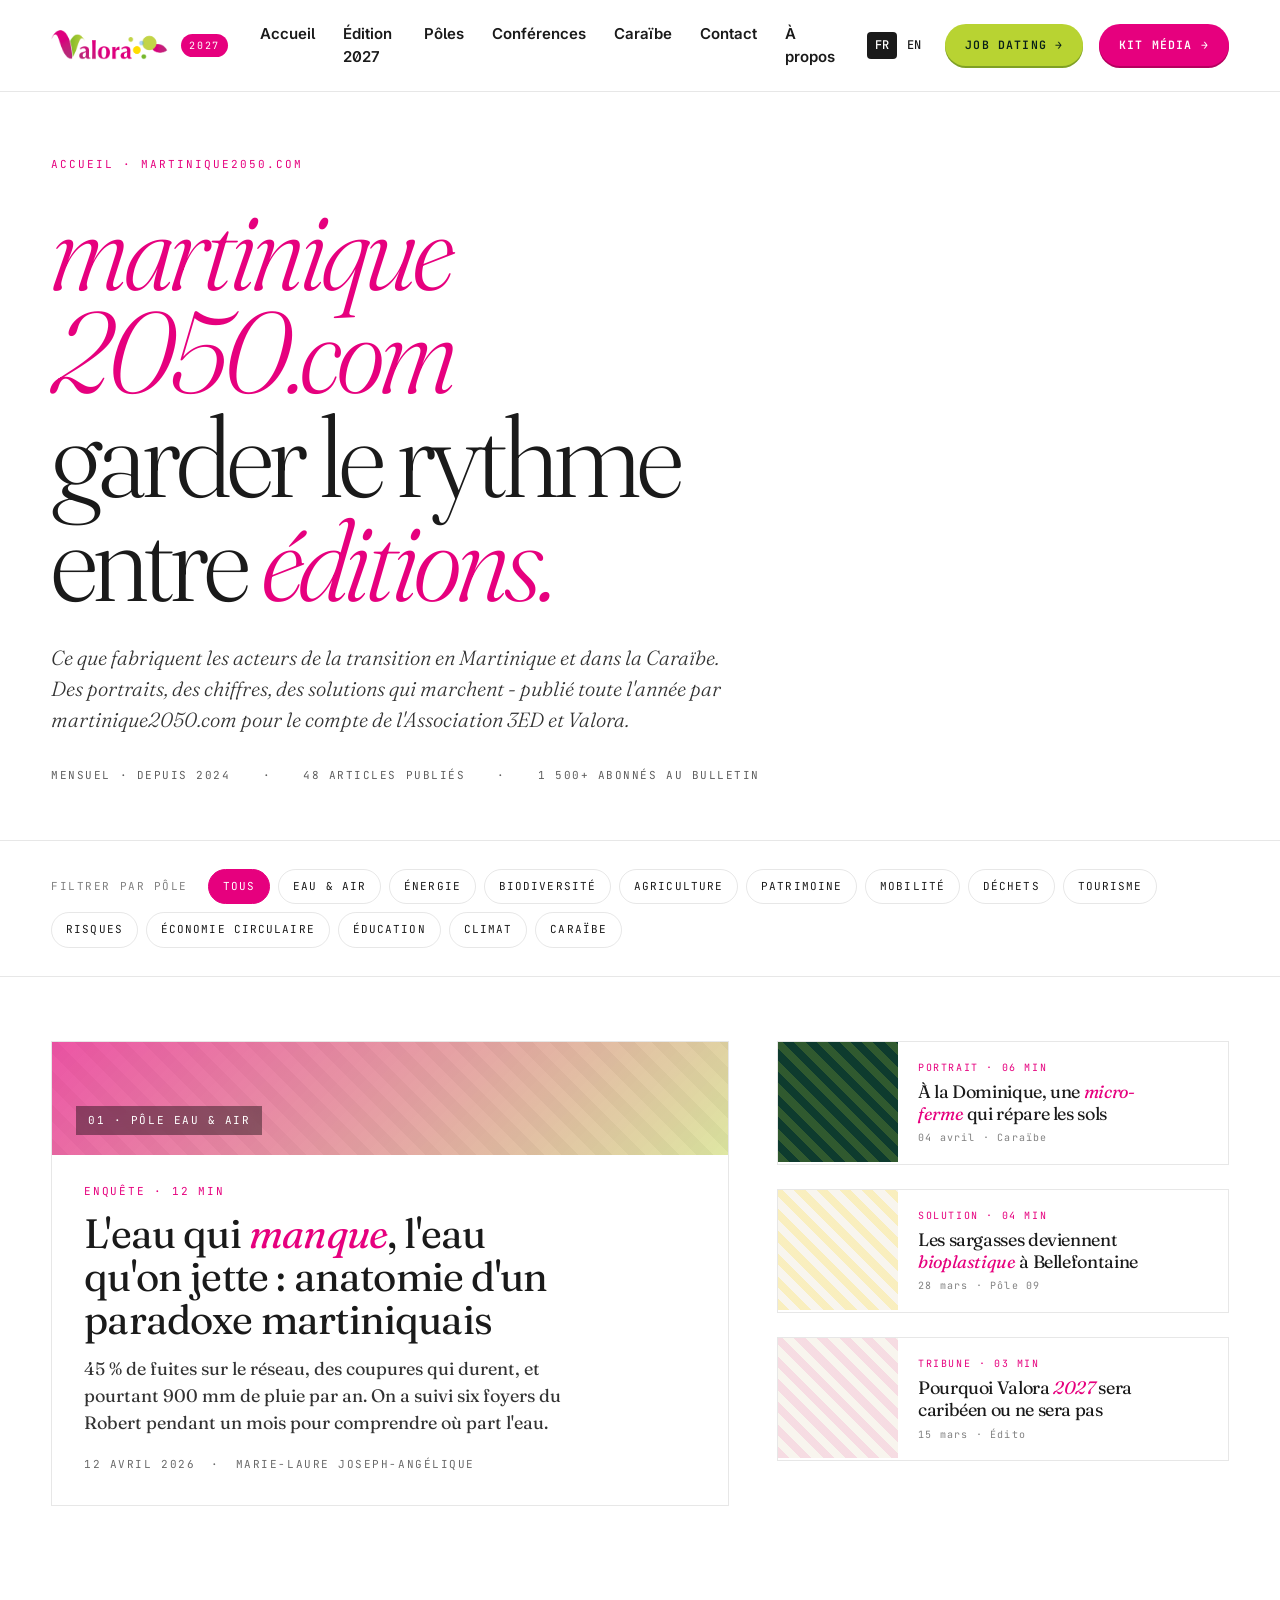
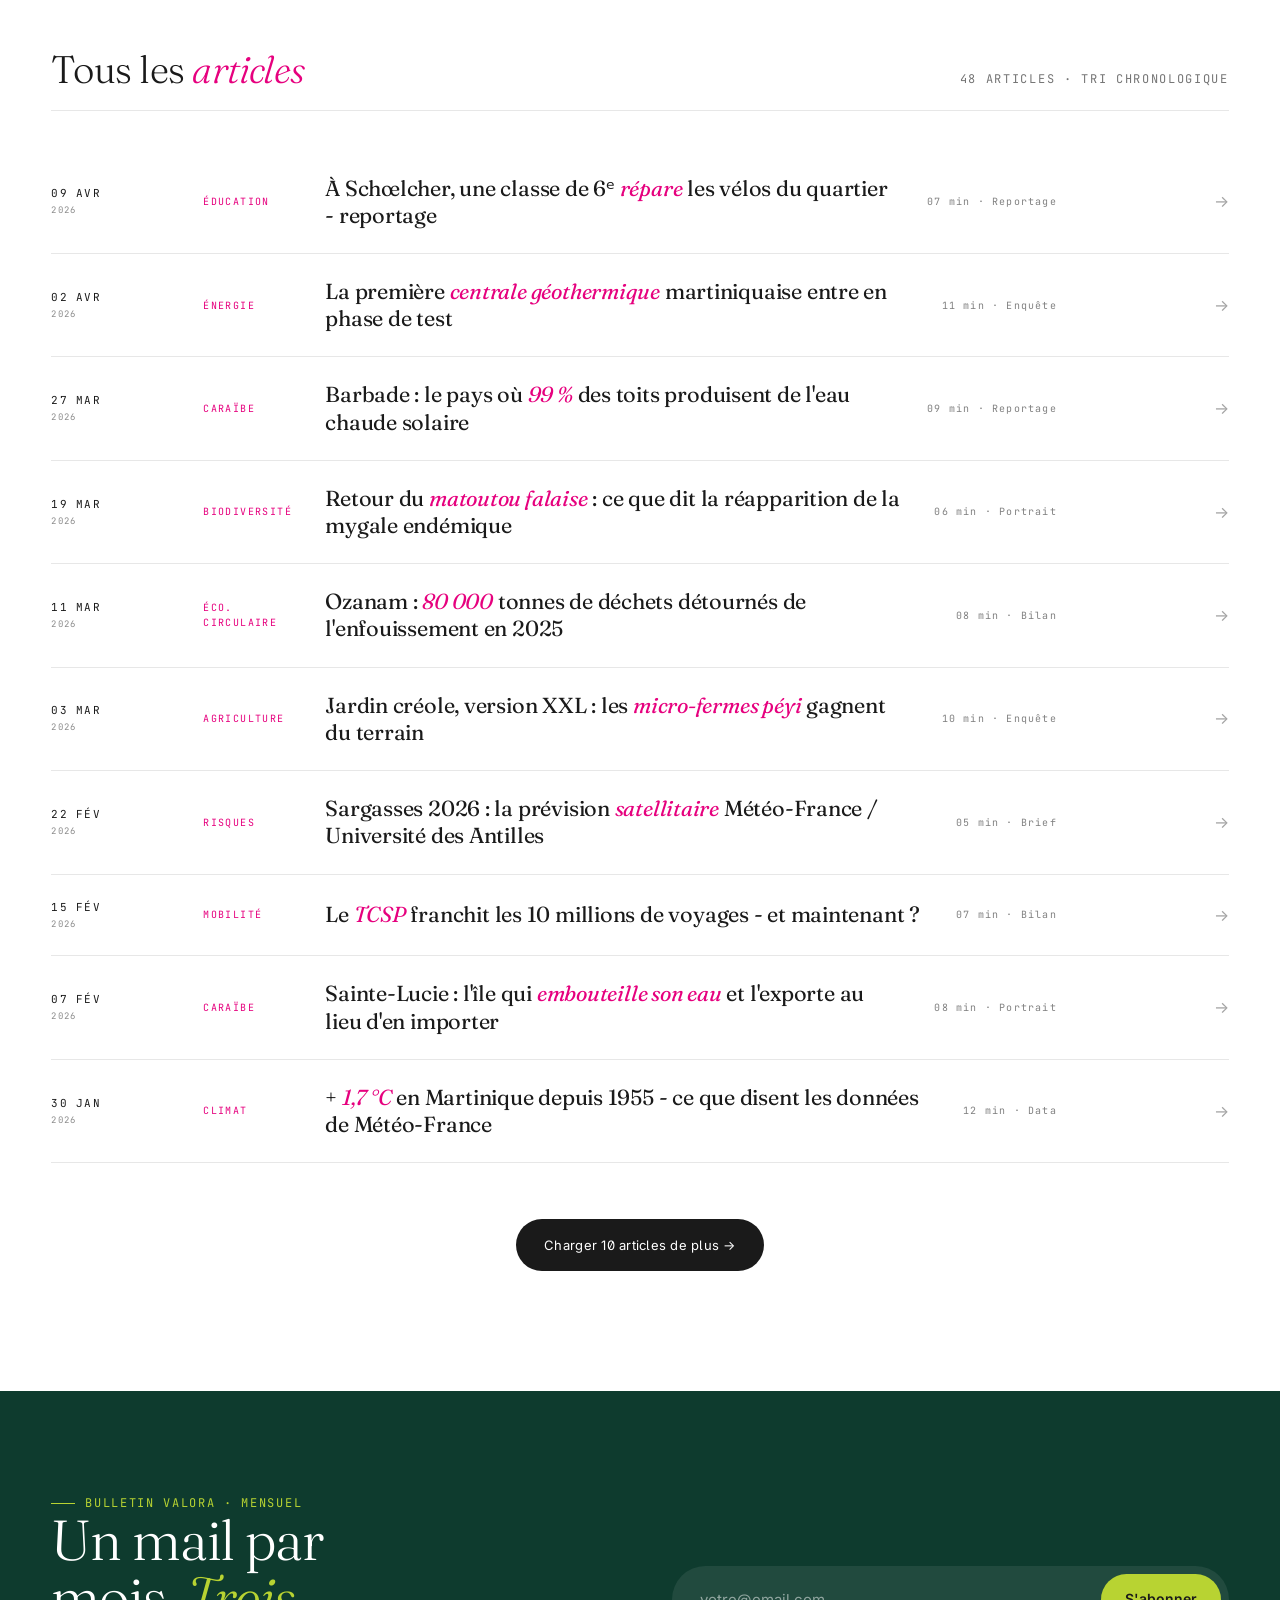
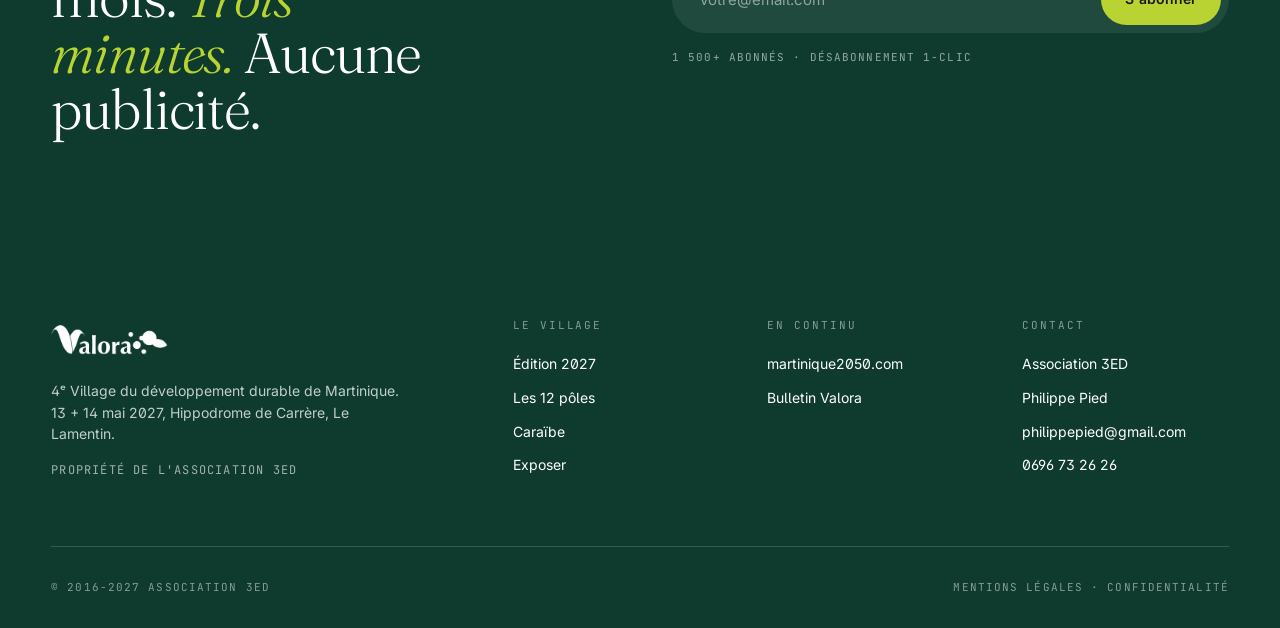
<file: mag.html>
<!doctype html>
<html lang="fr">
<head>
<meta charset="utf-8" />
<meta name="viewport" content="width=device-width, initial-scale=1" />
<title>martinique2050.com - Le mag de Valora</title>
<link rel="stylesheet" href="assets/valora.css?v=3" />
<style>
  .mag-hero { background: var(--sable); padding: 64px 0 56px; border-bottom: 1px solid var(--line); }
  .mag-hero .crumb { font-family: var(--ff-mono); font-size: 11px; letter-spacing: 0.18em; text-transform: uppercase; color: var(--rose); margin-bottom: 24px; }
  .mag-hero h1 {
    font-family: var(--ff-serif); font-weight: 300;
    font-size: clamp(56px, 9vw, 144px); line-height: .9;
    letter-spacing: -0.035em; margin-bottom: 32px;
    font-variation-settings: 'opsz' 144, 'SOFT' 30;
  }
  .mag-hero h1 em { font-style: italic; color: var(--rose); }
  .mag-hero .lead { font-family: var(--ff-serif); font-size: clamp(18px, 1.6vw, 24px); font-style: italic; font-weight: 300; max-width: 52ch; margin-bottom: 32px; color: #333; }
  .mag-meta { display: flex; gap: 32px; font-family: var(--ff-mono); font-size: 11px; letter-spacing: 0.14em; text-transform: uppercase; opacity: .7; }

  .mag-filters { padding: 28px 0; border-bottom: 1px solid var(--line); background: var(--ivoire); position: sticky; top: 70px; z-index: 50; backdrop-filter: blur(14px); }
  .mag-filters-inner { display: flex; gap: 8px; flex-wrap: wrap; align-items: center; }
  .mag-filters .label { font-family: var(--ff-mono); font-size: 11px; letter-spacing: 0.14em; text-transform: uppercase; opacity: .55; margin-right: 12px; }
  .chip { font-family: var(--ff-mono); font-size: 11px; letter-spacing: 0.1em; text-transform: uppercase; padding: 8px 14px; border: 1px solid var(--line); border-radius: 999px; transition: all .2s; white-space: nowrap; }
  .chip:hover { border-color: var(--rose); color: var(--rose); }
  .chip.on { background: var(--rose); color: #fff; border-color: var(--rose); }

  /* FEATURED */
  .feat { padding: 64px 0; background: var(--sable); }
  .feat-grid { display: grid; grid-template-columns: 1.5fr 1fr; gap: 48px; }
  .feat-card { position: relative; overflow: hidden; border: 1px solid var(--line); background: var(--ivoire); transition: transform .3s; }
  .feat-card:hover { transform: translateY(-2px); }
  .feat-main { aspect-ratio: 16/11; display: grid; grid-template-rows: 1.2fr auto; }
  .feat-img {
    background:
      linear-gradient(135deg, rgba(230,0,126,.65), rgba(184,211,50,.4)),
      repeating-linear-gradient(45deg, rgba(0,0,0,.05) 0 12px, transparent 12px 24px),
      var(--sable-warm);
    position: relative;
  }
  .feat-img::after { content: '01 · Pôle Eau & Air'; position: absolute; bottom: 20px; left: 24px; font-family: var(--ff-mono); font-size: 11px; letter-spacing: 0.14em; text-transform: uppercase; color: #fff; padding: 6px 12px; background: rgba(0,0,0,.4); backdrop-filter: blur(8px); }
  .feat-body { padding: 28px 32px 32px; }
  .feat-body .kicker { font-family: var(--ff-mono); font-size: 11px; letter-spacing: 0.16em; text-transform: uppercase; color: var(--rose); margin-bottom: 12px; }
  .feat-body h2 { font-family: var(--ff-serif); font-weight: 400; font-size: clamp(28px, 3.2vw, 46px); line-height: 1.05; letter-spacing: -0.02em; margin-bottom: 14px; }
  .feat-body h2 em { font-style: italic; color: var(--rose); }
  .feat-body .dek { font-family: var(--ff-serif); font-size: 18px; line-height: 1.5; color: #333; max-width: 44ch; }
  .feat-body .byline { margin-top: 20px; display: flex; gap: 16px; font-family: var(--ff-mono); font-size: 11px; letter-spacing: 0.14em; text-transform: uppercase; opacity: .65; }

  .feat-side { display: flex; flex-direction: column; gap: 24px; }
  .feat-small { display: grid; grid-template-columns: 120px 1fr; gap: 20px; border: 1px solid var(--line); background: var(--ivoire); transition: all .2s; }
  .feat-small:hover { border-color: var(--rose); }
  .feat-small .img {
    background: repeating-linear-gradient(45deg, rgba(230,0,126,.1) 0 8px, transparent 8px 16px), var(--sable-warm);
    aspect-ratio: 1;
  }
  .feat-small.p2 .img { background: repeating-linear-gradient(45deg, rgba(184,211,50,.2) 0 8px, transparent 8px 16px), var(--canopee); }
  .feat-small.p3 .img { background: repeating-linear-gradient(45deg, rgba(255,212,0,.2) 0 8px, transparent 8px 16px), var(--sable-warm); }
  .feat-small .body { padding: 18px 20px 18px 0; }
  .feat-small .kicker { font-family: var(--ff-mono); font-size: 10px; letter-spacing: 0.16em; text-transform: uppercase; color: var(--rose); margin-bottom: 6px; }
  .feat-small h3 { font-family: var(--ff-serif); font-weight: 400; font-size: 18px; line-height: 1.2; margin-bottom: 6px; }
  .feat-small h3 em { font-style: italic; color: var(--rose); }
  .feat-small .meta { font-family: var(--ff-mono); font-size: 10px; letter-spacing: 0.12em; opacity: .55; }

  @media (max-width: 880px) { .feat-grid { grid-template-columns: 1fr; } }

  /* ARTICLES LIST */
  .articles { padding: 80px 0 120px; background: var(--ivoire); }
  .articles-head { display: flex; justify-content: space-between; align-items: baseline; margin-bottom: 40px; border-bottom: 1px solid var(--line); padding-bottom: 20px; }
  .articles-head h2 { font-family: var(--ff-serif); font-size: clamp(28px, 3vw, 44px); font-weight: 300; letter-spacing: -0.02em; }
  .articles-head h2 em { font-style: italic; color: var(--rose); }
  .articles-head .count { font-family: var(--ff-mono); font-size: 12px; letter-spacing: 0.14em; text-transform: uppercase; opacity: .6; }

  .article-row {
    display: grid; grid-template-columns: 120px 90px 1fr auto 140px;
    gap: 32px; align-items: center;
    padding: 24px 0; border-bottom: 1px solid var(--line);
    transition: padding .2s;
  }
  .article-row:hover { padding-left: 16px; background: var(--sable); }
  .article-date { font-family: var(--ff-mono); font-size: 11px; letter-spacing: 0.12em; }
  .article-date .yr { display: block; opacity: .5; font-size: 9px; margin-top: 2px; }
  .article-pole { font-family: var(--ff-mono); font-size: 10px; letter-spacing: 0.14em; text-transform: uppercase; color: var(--rose); }
  .article-title { font-family: var(--ff-serif); font-size: clamp(18px, 1.7vw, 24px); font-weight: 400; letter-spacing: -0.01em; line-height: 1.25; max-width: 56ch; }
  .article-title em { font-style: italic; color: var(--rose); }
  .article-row:hover .article-title em { color: var(--vert-deep); }
  .article-meta { font-family: var(--ff-mono); font-size: 10px; letter-spacing: 0.12em; opacity: .55; text-align: right; }
  .article-arrow { text-align: right; font-size: 16px; opacity: .4; transition: all .2s; }
  .article-row:hover .article-arrow { opacity: 1; transform: translateX(4px); color: var(--rose); }
  @media (max-width: 720px) {
    .article-row { grid-template-columns: 1fr; gap: 6px; padding: 20px 0; }
    .article-meta, .article-arrow { display: none; }
  }

  .load-more { display: flex; justify-content: center; margin-top: 56px; }

  /* NL block reuse */
  .nl2 { background: var(--canopee); color: #fff; padding: clamp(64px, 8vw, 112px) 0; }
  .nl2-grid { display: grid; grid-template-columns: 1fr 1fr; gap: 64px; align-items: center; }
  .nl2 h2 { font-family: var(--ff-serif); font-size: clamp(36px, 4.4vw, 64px); line-height: 1; font-weight: 300; letter-spacing: -0.02em; }
  .nl2 h2 em { font-style: italic; color: var(--vert); }
  .nl2 .eyebrow { color: var(--vert); }
  .nl2 .eyebrow .bar { background: var(--vert); }
  .nl2-form { display: flex; gap: 8px; padding: 8px; background: rgba(255,255,255,.08); border-radius: 999px; }
  .nl2-form input { flex: 1; background: transparent; border: none; outline: none; padding: 14px 20px; font-size: 15px; color: #fff; }
  .nl2-form input::placeholder { color: rgba(255,255,255,.5); }
  .nl2-form button { background: var(--vert); color: var(--encre); padding: 14px 24px; border-radius: 999px; font-size: 14px; font-weight: 600; }
  @media (max-width: 880px) { .nl2-grid { grid-template-columns: 1fr; } }
</style>
</head>
<body data-screen-label="martinique2050.com">

<div id="nav-mount"></div>

<section class="mag-hero">
  <div class="wrap">
    <div class="crumb">Accueil · martinique2050.com</div>
    <h1><em>martinique<br/>2050.com</em><br/>garder le rythme<br/>entre <em>éditions.</em></h1>
    <p class="lead">Ce que fabriquent les acteurs de la transition en Martinique et dans la Caraïbe. Des portraits, des chiffres, des solutions qui marchent - publié toute l'année par <em>martinique2050.com</em> pour le compte de l'Association 3ED et Valora.</p>
    <div class="mag-meta">
      <span>Mensuel · depuis 2024</span>
      <span>·</span>
      <span>48 articles publiés</span>
      <span>·</span>
      <span>1 500+ abonnés au bulletin</span>
    </div>
  </div>
</section>

<div class="mag-filters">
  <div class="wrap mag-filters-inner">
    <span class="label">Filtrer par pôle</span>
    <button class="chip on">Tous</button>
    <button class="chip">Eau & Air</button>
    <button class="chip">Énergie</button>
    <button class="chip">Biodiversité</button>
    <button class="chip">Agriculture</button>
    <button class="chip">Patrimoine</button>
    <button class="chip">Mobilité</button>
    <button class="chip">Déchets</button>
    <button class="chip">Tourisme</button>
    <button class="chip">Risques</button>
    <button class="chip">Économie circulaire</button>
    <button class="chip">Éducation</button>
    <button class="chip">Climat</button>
    <button class="chip">Caraïbe</button>
  </div>
</div>

<section class="feat">
  <div class="wrap">
    <div class="feat-grid">
      <a href="#" class="feat-card feat-main">
        <div class="feat-img"></div>
        <div class="feat-body">
          <div class="kicker">Enquête · 12 min</div>
          <h2>L'eau qui <em>manque</em>, l'eau qu'on jette : anatomie d'un paradoxe martiniquais</h2>
          <p class="dek">45 % de fuites sur le réseau, des coupures qui durent, et pourtant 900 mm de pluie par an. On a suivi six foyers du Robert pendant un mois pour comprendre où part l'eau.</p>
          <div class="byline">
            <span>12 avril 2026</span>
            <span>·</span>
            <span>Marie-Laure Joseph-Angélique</span>
          </div>
        </div>
      </a>

      <div class="feat-side">
        <a href="#" class="feat-small p2">
          <div class="img"></div>
          <div class="body">
            <div class="kicker">Portrait · 06 min</div>
            <h3>À la Dominique, une <em>micro-ferme</em> qui répare les sols</h3>
            <div class="meta">04 avril · Caraïbe</div>
          </div>
        </a>
        <a href="#" class="feat-small p3">
          <div class="img"></div>
          <div class="body">
            <div class="kicker">Solution · 04 min</div>
            <h3>Les sargasses deviennent <em>bioplastique</em> à Bellefontaine</h3>
            <div class="meta">28 mars · Pôle 09</div>
          </div>
        </a>
        <a href="#" class="feat-small">
          <div class="img"></div>
          <div class="body">
            <div class="kicker">Tribune · 03 min</div>
            <h3>Pourquoi Valora <em>2027</em> sera caribéen ou ne sera pas</h3>
            <div class="meta">15 mars · Édito</div>
          </div>
        </a>
      </div>
    </div>
  </div>
</section>

<section class="articles">
  <div class="wrap">
    <div class="articles-head">
      <h2>Tous les <em>articles</em></h2>
      <span class="count">48 articles · Tri chronologique</span>
    </div>

    <a href="#" class="article-row">
      <div class="article-date">09 AVR<span class="yr">2026</span></div>
      <div class="article-pole">Éducation</div>
      <div class="article-title">À Schœlcher, une classe de 6ᵉ <em>répare</em> les vélos du quartier - reportage</div>
      <div class="article-meta">07 min · Reportage</div>
      <div class="article-arrow">→</div>
    </a>
    <a href="#" class="article-row">
      <div class="article-date">02 AVR<span class="yr">2026</span></div>
      <div class="article-pole">Énergie</div>
      <div class="article-title">La première <em>centrale géothermique</em> martiniquaise entre en phase de test</div>
      <div class="article-meta">11 min · Enquête</div>
      <div class="article-arrow">→</div>
    </a>
    <a href="#" class="article-row">
      <div class="article-date">27 MAR<span class="yr">2026</span></div>
      <div class="article-pole">Caraïbe</div>
      <div class="article-title">Barbade : le pays où <em>99 %</em> des toits produisent de l'eau chaude solaire</div>
      <div class="article-meta">09 min · Reportage</div>
      <div class="article-arrow">→</div>
    </a>
    <a href="#" class="article-row">
      <div class="article-date">19 MAR<span class="yr">2026</span></div>
      <div class="article-pole">Biodiversité</div>
      <div class="article-title">Retour du <em>matoutou falaise</em> : ce que dit la réapparition de la mygale endémique</div>
      <div class="article-meta">06 min · Portrait</div>
      <div class="article-arrow">→</div>
    </a>
    <a href="#" class="article-row">
      <div class="article-date">11 MAR<span class="yr">2026</span></div>
      <div class="article-pole">Éco. circulaire</div>
      <div class="article-title">Ozanam : <em>80 000</em> tonnes de déchets détournés de l'enfouissement en 2025</div>
      <div class="article-meta">08 min · Bilan</div>
      <div class="article-arrow">→</div>
    </a>
    <a href="#" class="article-row">
      <div class="article-date">03 MAR<span class="yr">2026</span></div>
      <div class="article-pole">Agriculture</div>
      <div class="article-title">Jardin créole, version XXL : les <em>micro-fermes péyi</em> gagnent du terrain</div>
      <div class="article-meta">10 min · Enquête</div>
      <div class="article-arrow">→</div>
    </a>
    <a href="#" class="article-row">
      <div class="article-date">22 FÉV<span class="yr">2026</span></div>
      <div class="article-pole">Risques</div>
      <div class="article-title">Sargasses 2026 : la prévision <em>satellitaire</em> Météo-France / Université des Antilles</div>
      <div class="article-meta">05 min · Brief</div>
      <div class="article-arrow">→</div>
    </a>
    <a href="#" class="article-row">
      <div class="article-date">15 FÉV<span class="yr">2026</span></div>
      <div class="article-pole">Mobilité</div>
      <div class="article-title">Le <em>TCSP</em> franchit les 10 millions de voyages - et maintenant ?</div>
      <div class="article-meta">07 min · Bilan</div>
      <div class="article-arrow">→</div>
    </a>
    <a href="#" class="article-row">
      <div class="article-date">07 FÉV<span class="yr">2026</span></div>
      <div class="article-pole">Caraïbe</div>
      <div class="article-title">Sainte-Lucie : l'île qui <em>embouteille son eau</em> et l'exporte au lieu d'en importer</div>
      <div class="article-meta">08 min · Portrait</div>
      <div class="article-arrow">→</div>
    </a>
    <a href="#" class="article-row">
      <div class="article-date">30 JAN<span class="yr">2026</span></div>
      <div class="article-pole">Climat</div>
      <div class="article-title">+ <em>1,7 °C</em> en Martinique depuis 1955 - ce que disent les données de Météo-France</div>
      <div class="article-meta">12 min · Data</div>
      <div class="article-arrow">→</div>
    </a>

    <div class="load-more">
      <button class="btn-primary" style="padding:16px 28px;">Charger 10 articles de plus →</button>
    </div>
  </div>
</section>

<section class="nl2">
  <div class="wrap">
    <div class="nl2-grid">
      <div>
        <div class="eyebrow"><span class="bar"></span>Bulletin Valora · mensuel</div>
        <h2>Un mail par<br/>mois. <em>Trois<br/>minutes.</em> Aucune<br/>publicité.</h2>
      </div>
      <div>
        <form class="nl2-form" onsubmit="event.preventDefault(); this.querySelector('button').textContent='Merci !';">
          <input type="email" placeholder="votre@email.com" required />
          <button type="submit">S'abonner</button>
        </form>
        <p style="font-family: var(--ff-mono); font-size: 11px; letter-spacing: 0.1em; text-transform: uppercase; opacity: .55; margin-top: 16px;">1 500+ abonnés · désabonnement 1-clic</p>
      </div>
    </div>
  </div>
</section>

<footer class="footer">
  <div class="wrap">
    <div class="footer-grid">
      <div>
        <div class="logo" style="margin-bottom: 20px;"><img src="assets/valora-logo.png" alt="Valora"/></div>
        <p style="opacity:.75; font-size:14px; max-width:40ch;">4ᵉ Village du développement durable de Martinique. 13 + 14 mai 2027, Hippodrome de Carrère, Le Lamentin.</p>
        <p style="opacity:.6; font-size:12px; margin-top:16px; font-family: var(--ff-mono); letter-spacing: .1em; text-transform: uppercase;">Propriété de l'Association 3ED</p>
      </div>
      <div><h4>Le Village</h4><ul><li><a href="edition-2027.html">Édition 2027</a></li><li><a href="pole.html?id=01">Les 12 pôles</a></li><li><a href="caraibe.html">Caraïbe</a></li><li><a href="#">Exposer</a></li></ul></div>
      <div><h4>En continu</h4><ul><li><a href="mag.html">martinique2050.com</a></li><li><a href="#">Bulletin Valora</a></li></ul></div>
      <div><h4>Contact</h4><ul><li>Association 3ED</li><li>Philippe Pied</li><li><a href="mailto:philippepied@gmail.com">philippepied@gmail.com</a></li><li>0696 73 26 26</li></ul></div>
    </div>
    <div class="footer-bottom">
      <span>© 2016-2027 Association 3ED</span>
      <span>Mentions légales · Confidentialité</span>
    </div>
  </div>
</footer>

<script src="assets/valora-shared.js?v=3"></script>
<script src="assets/valora-nav.js?v=3"></script>
<script>
document.querySelectorAll('.chip').forEach(c => {
  c.addEventListener('click', () => {
    document.querySelectorAll('.chip').forEach(x => x.classList.remove('on'));
    c.classList.add('on');
  });
});
</script>
</body>
</html>
</file>
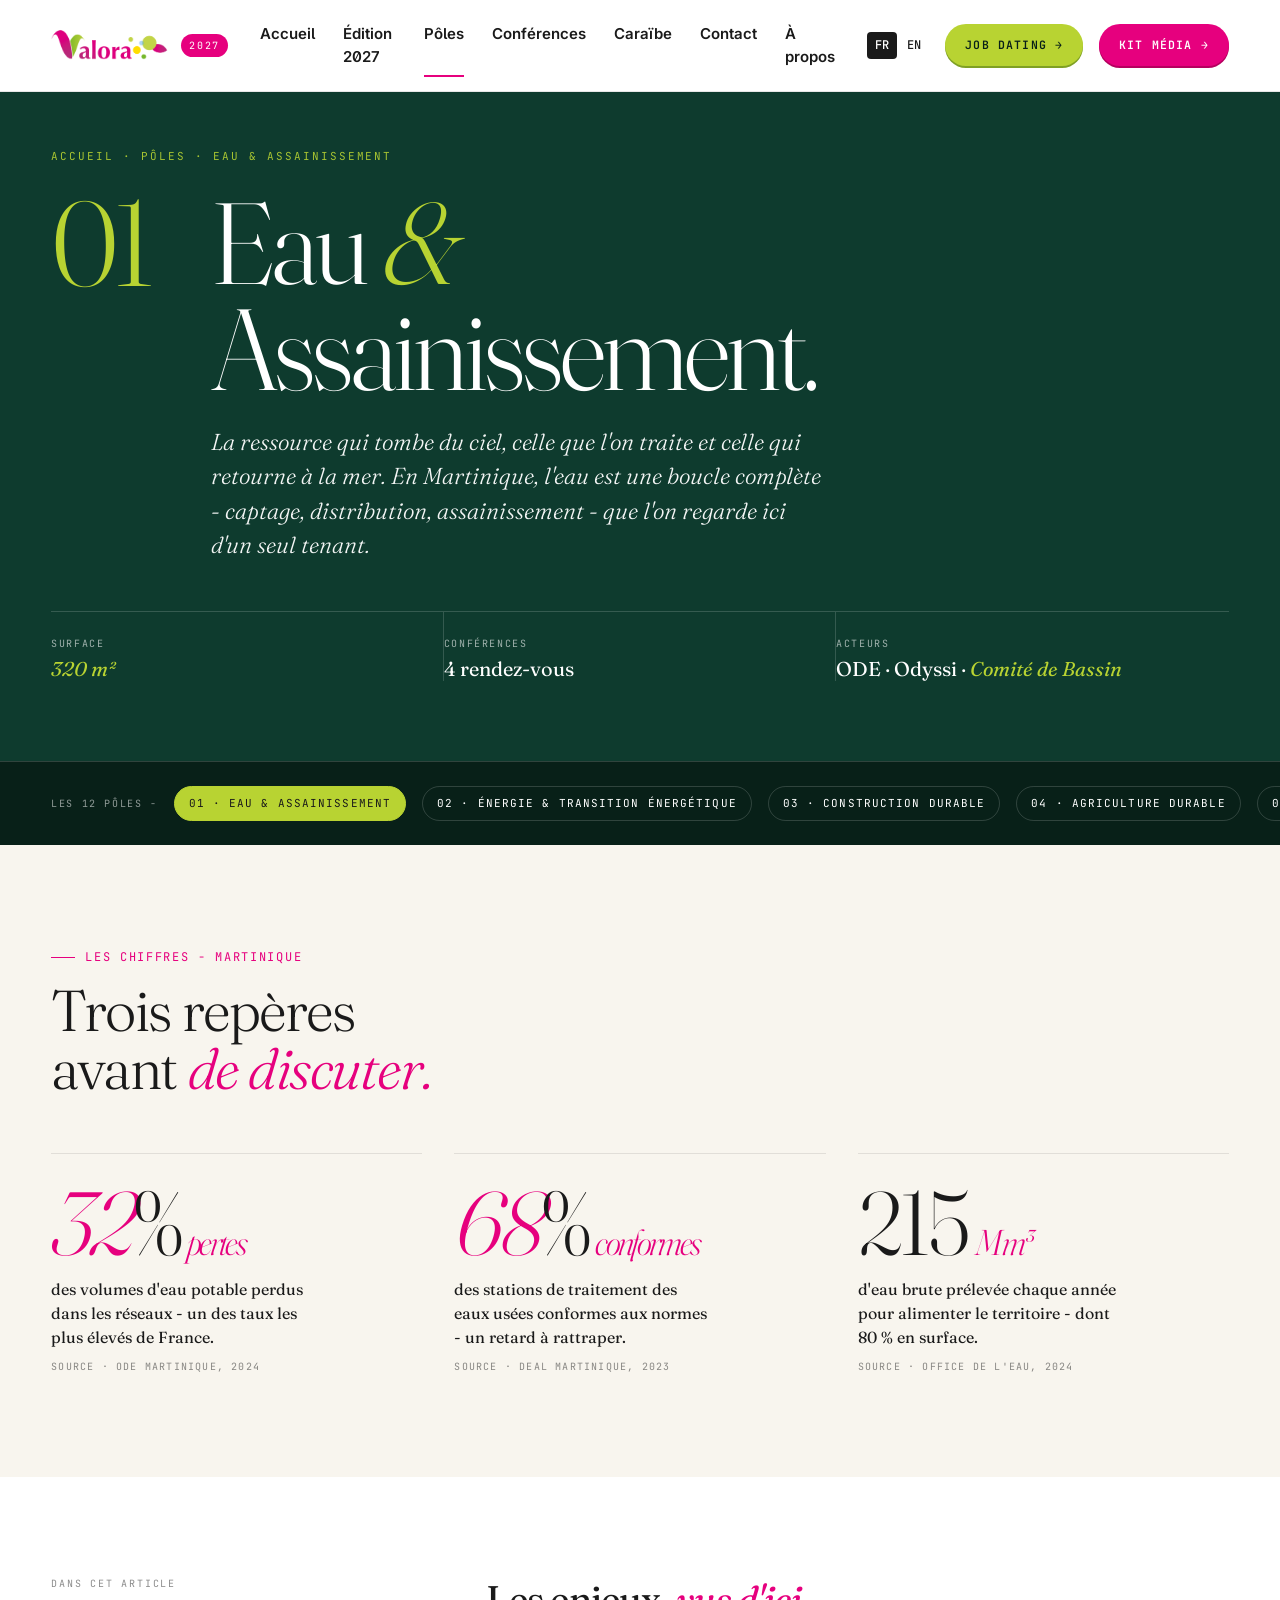
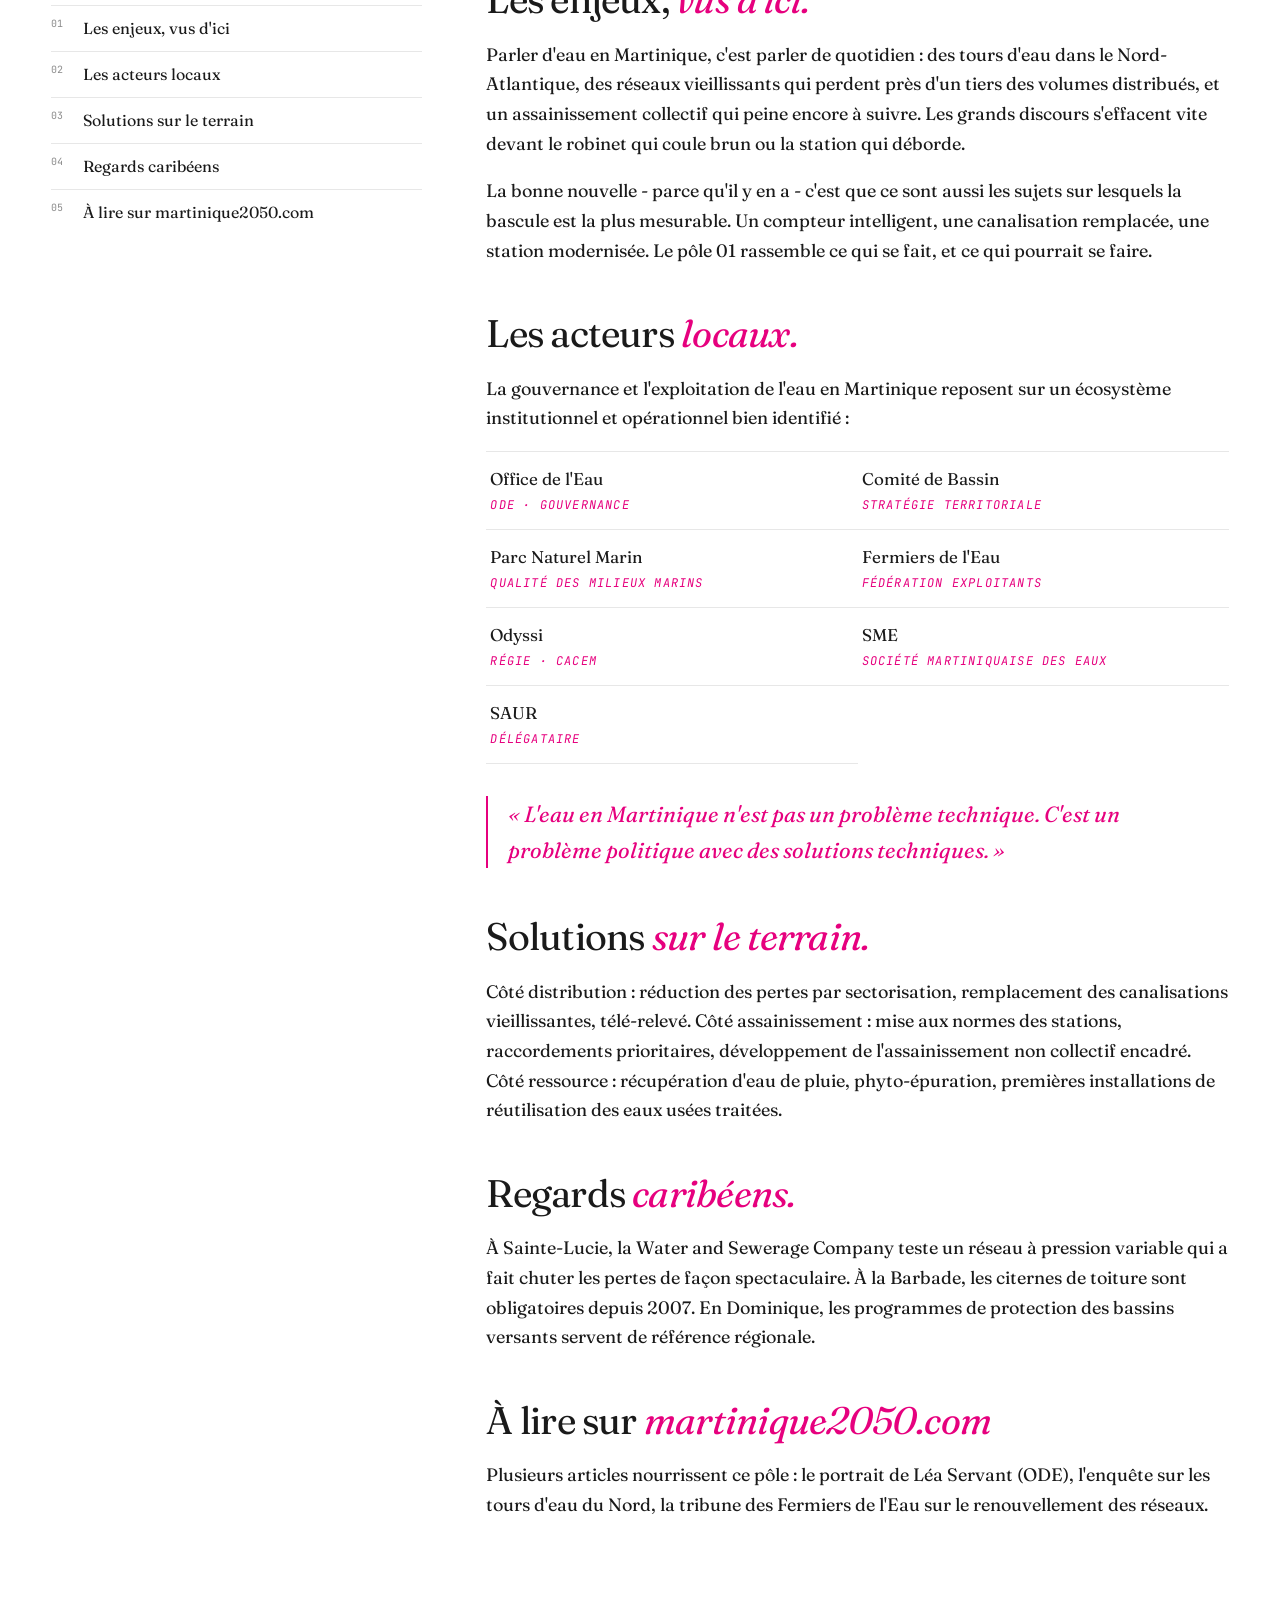
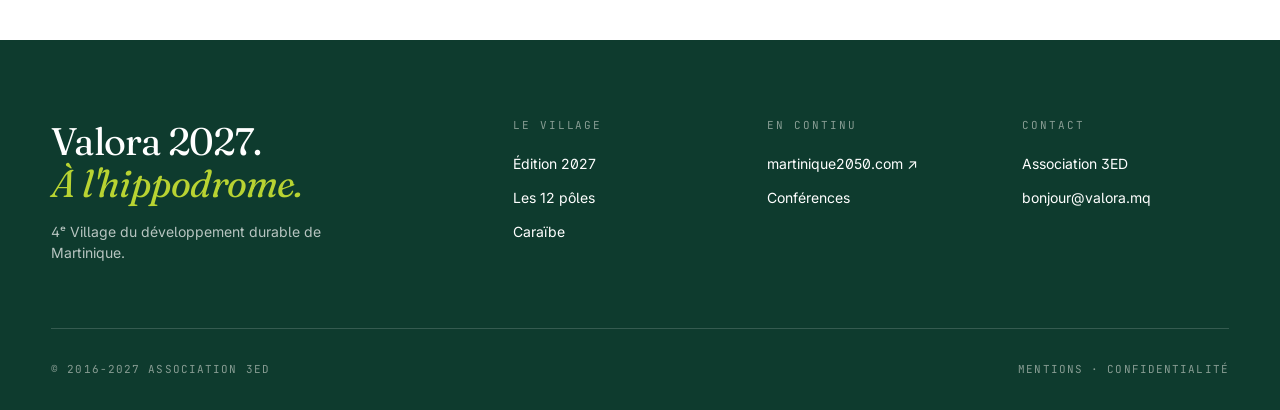
<file: pole.html>
<!doctype html>
<html lang="fr">
<head>
<meta charset="utf-8" />
<meta name="viewport" content="width=device-width, initial-scale=1" />
<title>Pôle - Valora 2027</title>
<link rel="stylesheet" href="assets/valora.css?v=3" />
<style>
  .pole-hero {
    background: var(--canopee);
    color: var(--ivoire);
    padding: 56px 0 80px;
    position: relative; overflow: hidden;
  }
  .pole-hero .crumb {
    font-family: var(--ff-mono); font-size: 11px;
    letter-spacing: 0.18em; text-transform: uppercase;
    color: var(--vert); opacity: .9; margin-bottom: 24px;
  }
  .pole-hero-grid { display: grid; grid-template-columns: 120px 1fr; gap: 40px; align-items: start; }
  .pole-big {
    font-family: var(--ff-serif);
    font-size: 120px; font-weight: 300; line-height: .9;
    color: var(--vert); letter-spacing: -0.04em;
    font-variation-settings: 'opsz' 144;
  }
  .pole-hero h1 {
    font-size: clamp(56px, 9vw, 140px);
    font-weight: 300; line-height: .92;
    letter-spacing: -0.035em; margin-bottom: 24px;
  }
  .pole-hero h1 em { font-style: italic; color: var(--vert); }
  .pole-hero .lead {
    font-family: var(--ff-serif);
    font-size: clamp(20px, 1.8vw, 28px);
    font-style: italic; max-width: 44ch;
    opacity: .95; font-weight: 300;
  }
  .pole-meta {
    display: grid; grid-template-columns: repeat(3, 1fr); gap: 0;
    margin-top: 48px; border-top: 1px solid var(--line-dark);
  }
  .pole-meta > div {
    padding: 24px 20px 0 0;
    border-right: 1px solid var(--line-dark);
  }
  .pole-meta > div:last-child { border-right: none; }
  .pole-meta .k { font-family: var(--ff-mono); font-size: 10px; letter-spacing: 0.16em; text-transform: uppercase; opacity: .6; margin-bottom: 6px; }
  .pole-meta .v { font-family: var(--ff-serif); font-size: 20px; line-height: 1.2; }
  .pole-meta .v em { font-style: italic; color: var(--vert); }

  /* Autres pôles (nav pills) */
  .pole-nav {
    background: var(--canopee-deep); color: var(--ivoire);
    padding: 24px 0; border-top: 1px solid var(--line-dark);
  }
  .pole-nav-wrap { display: flex; align-items: center; gap: 16px; overflow-x: auto; -webkit-overflow-scrolling: touch; }
  .pole-nav-label { font-family: var(--ff-mono); font-size: 10px; letter-spacing: 0.16em; text-transform: uppercase; opacity: .55; flex: 0 0 auto; }
  .pole-pill {
    flex: 0 0 auto;
    padding: 8px 14px; border-radius: 999px;
    border: 1px solid var(--line-dark);
    font-family: var(--ff-mono); font-size: 11px; letter-spacing: 0.1em; text-transform: uppercase;
    transition: all .2s; white-space: nowrap;
  }
  .pole-pill:hover { background: var(--vert); color: var(--encre); border-color: var(--vert); }
  .pole-pill.active { background: var(--vert); color: var(--encre); border-color: var(--vert); }

  .pole-stats { padding: clamp(64px, 8vw, 112px) 0; background: var(--sable-warm); }
  .pole-stats h2 {
    font-size: clamp(36px, 4.5vw, 64px); font-weight: 300;
    letter-spacing: -0.025em; margin-bottom: 56px; max-width: 20ch; line-height: 1;
  }
  .pole-stats h2 em { font-style: italic; color: var(--rose); }
  .figs { display: grid; grid-template-columns: repeat(3, 1fr); gap: 32px; }
  .fig { border-top: 1px solid var(--line); padding-top: 28px; }
  .fig .big {
    font-family: var(--ff-serif);
    font-size: clamp(56px, 7vw, 104px);
    font-weight: 300; line-height: .92;
    letter-spacing: -0.03em;
    font-variation-settings: 'opsz' 144;
  }
  .fig .big em { font-style: italic; color: var(--rose); }
  .fig .big .u { font-size: .4em; color: var(--rose); margin-left: 6px; font-style: italic; }
  .fig .cap { font-family: var(--ff-serif); font-size: 16px; line-height: 1.5; margin-top: 12px; max-width: 26ch; }
  .fig .src { font-family: var(--ff-mono); font-size: 10px; letter-spacing: 0.12em; text-transform: uppercase; opacity: .5; margin-top: 10px; }

  .pole-body { padding: clamp(64px, 8vw, 112px) 0; background: var(--ivoire); }
  .pole-body .grid { display: grid; grid-template-columns: 1fr 2fr; gap: 64px; }
  .pole-body aside { position: sticky; top: 100px; align-self: start; }
  .pole-body aside h3 {
    font-family: var(--ff-mono); font-size: 10px;
    letter-spacing: 0.18em; text-transform: uppercase;
    opacity: .5; margin-bottom: 16px; font-weight: 400;
  }
  .pole-body aside ol { list-style: none; counter-reset: s; }
  .pole-body aside li {
    counter-increment: s;
    padding: 10px 0; border-top: 1px solid var(--line);
    font-family: var(--ff-serif); font-size: 16px;
    display: grid; grid-template-columns: 24px 1fr; gap: 8px;
    cursor: pointer; transition: color .2s;
  }
  .pole-body aside li:hover { color: var(--rose); }
  .pole-body aside li::before {
    content: counter(s, decimal-leading-zero);
    font-family: var(--ff-mono); font-size: 10px; opacity: .5;
  }
  .pole-body article h3 {
    font-family: var(--ff-serif);
    font-size: clamp(28px, 3vw, 44px);
    font-weight: 400; letter-spacing: -0.02em;
    line-height: 1.05; margin: 48px 0 20px;
  }
  .pole-body article h3 em { font-style: italic; color: var(--rose); }
  .pole-body article h3:first-child { margin-top: 0; }
  .pole-body article p {
    font-family: var(--ff-serif);
    font-size: 18px; line-height: 1.65;
    margin-bottom: 18px; max-width: 62ch;
  }
  .pole-body article .pull {
    display: block; font-style: italic; color: var(--rose);
    font-size: 22px; border-left: 2px solid var(--rose);
    padding-left: 20px; margin: 32px 0; max-width: 48ch;
  }
  .pole-img { aspect-ratio: 16/9; margin: 40px 0; }
  .pole-body article ul.actors {
    list-style: none; display: grid; grid-template-columns: 1fr 1fr; gap: 0;
    border-top: 1px solid var(--line); margin: 16px 0 32px;
  }
  .pole-body article ul.actors li {
    padding: 14px 4px; border-bottom: 1px solid var(--line);
    font-family: var(--ff-serif); font-size: 17px;
  }
  .pole-body article ul.actors li em { font-style: italic; color: var(--rose); font-size: 12px; font-family: var(--ff-mono); text-transform: uppercase; letter-spacing: 0.1em; display: block; margin-top: 4px; }

  .expo-band { padding: clamp(64px, 8vw, 112px) 0; background: var(--sable-warm); }
  .expo-band h2 {
    font-size: clamp(36px, 4.5vw, 64px); font-weight: 300; letter-spacing: -0.025em;
    max-width: 18ch; margin-bottom: 48px; line-height: 1;
  }
  .expo-band h2 em { font-style: italic; color: var(--rose); }
  .expo-grid {
    display: grid; grid-template-columns: repeat(3, 1fr);
    gap: 0; border-top: 1px solid var(--line); border-left: 1px solid var(--line);
  }
  .expo {
    padding: 28px 24px;
    border-right: 1px solid var(--line); border-bottom: 1px solid var(--line);
    background: var(--ivoire); transition: all .2s; cursor: pointer;
  }
  .expo:hover { background: var(--canopee); color: var(--ivoire); }
  .expo:hover .expo-stand { color: var(--vert); }
  .expo-stand { font-family: var(--ff-mono); font-size: 10px; letter-spacing: 0.16em; text-transform: uppercase; color: var(--rose); margin-bottom: 14px; }
  .expo-name { font-family: var(--ff-serif); font-size: 22px; font-weight: 400; line-height: 1.1; letter-spacing: -0.01em; margin-bottom: 10px; }
  .expo-tag { font-family: var(--ff-mono); font-size: 11px; opacity: .65; }
  @media (max-width: 880px) {
    .pole-hero-grid { grid-template-columns: 1fr; }
    .pole-big { font-size: 72px; }
    .pole-meta, .figs, .pole-body .grid, .expo-grid { grid-template-columns: 1fr; }
    .pole-body article ul.actors { grid-template-columns: 1fr; }
    .pole-body aside { position: static; }
  }
</style>
</head>
<body data-screen-label="Pôle">

<div id="nav-mount"></div>

<section class="pole-hero">
  <div class="wrap">
    <div class="crumb" id="crumb">Accueil · Pôles · -</div>
    <div class="pole-hero-grid">
      <div class="pole-big" id="p-num">01</div>
      <div>
        <h1 id="p-title">-</h1>
        <p class="lead" id="p-lead">-</p>
      </div>
    </div>
    <div class="pole-meta" id="p-meta"></div>
  </div>
</section>

<section class="pole-nav">
  <div class="wrap pole-nav-wrap" id="p-nav">
    <span class="pole-nav-label">Les 12 pôles -</span>
  </div>
</section>

<section class="pole-stats">
  <div class="wrap">
    <div class="eyebrow"><span class="bar"></span>Les chiffres - Martinique</div>
    <h2 style="margin-top:16px;">Trois repères<br/>avant <em>de discuter.</em></h2>
    <div class="figs" id="p-figs"></div>
  </div>
</section>

<section class="pole-body">
  <div class="wrap">
    <div class="grid">
      <aside>
        <h3>Dans cet article</h3>
        <ol>
          <li><a href="#enjeux">Les enjeux, vus d'ici</a></li>
          <li><a href="#acteurs">Les acteurs locaux</a></li>
          <li><a href="#solutions">Solutions sur le terrain</a></li>
          <li><a href="#caraibe">Regards caribéens</a></li>
          <li><a href="#lire">À lire sur martinique2050.com</a></li>
        </ol>
      </aside>
      <article id="p-article"></article>
    </div>
  </div>
</section>

<footer class="footer">
  <div class="wrap">
    <div class="footer-grid">
      <div>
        <div class="serif">Valora 2027.<br/><em style="color:var(--vert); font-style:italic;">À l'hippodrome.</em></div>
        <p style="opacity:.7; font-size:14px; max-width:36ch;">4ᵉ Village du développement durable de Martinique.</p>
      </div>
      <div><h4>Le Village</h4><ul><li><a href="edition-2027.html">Édition 2027</a></li><li><a href="pole.html">Les 12 pôles</a></li><li><a href="caraibe.html">Caraïbe</a></li></ul></div>
      <div><h4>En continu</h4><ul><li><a href="https://martinique2050.com" target="_blank" rel="noopener">martinique2050.com ↗</a></li><li><a href="conferences.html">Conférences</a></li></ul></div>
      <div><h4>Contact</h4><ul><li>Association 3ED</li><li><a href="mailto:bonjour@valora.mq">bonjour@valora.mq</a></li></ul></div>
    </div>
    <div class="footer-bottom"><span>© 2016-2027 Association 3ED</span><span>Mentions · Confidentialité</span></div>
  </div>
</footer>

<script src="assets/valora-shared.js?v=3"></script>
<script src="assets/valora-nav.js?v=3"></script>
<script src="assets/poles-data.js?v=3"></script>
<script src="assets/pole-render.js?v=3"></script>
</body>
</html>
</file>
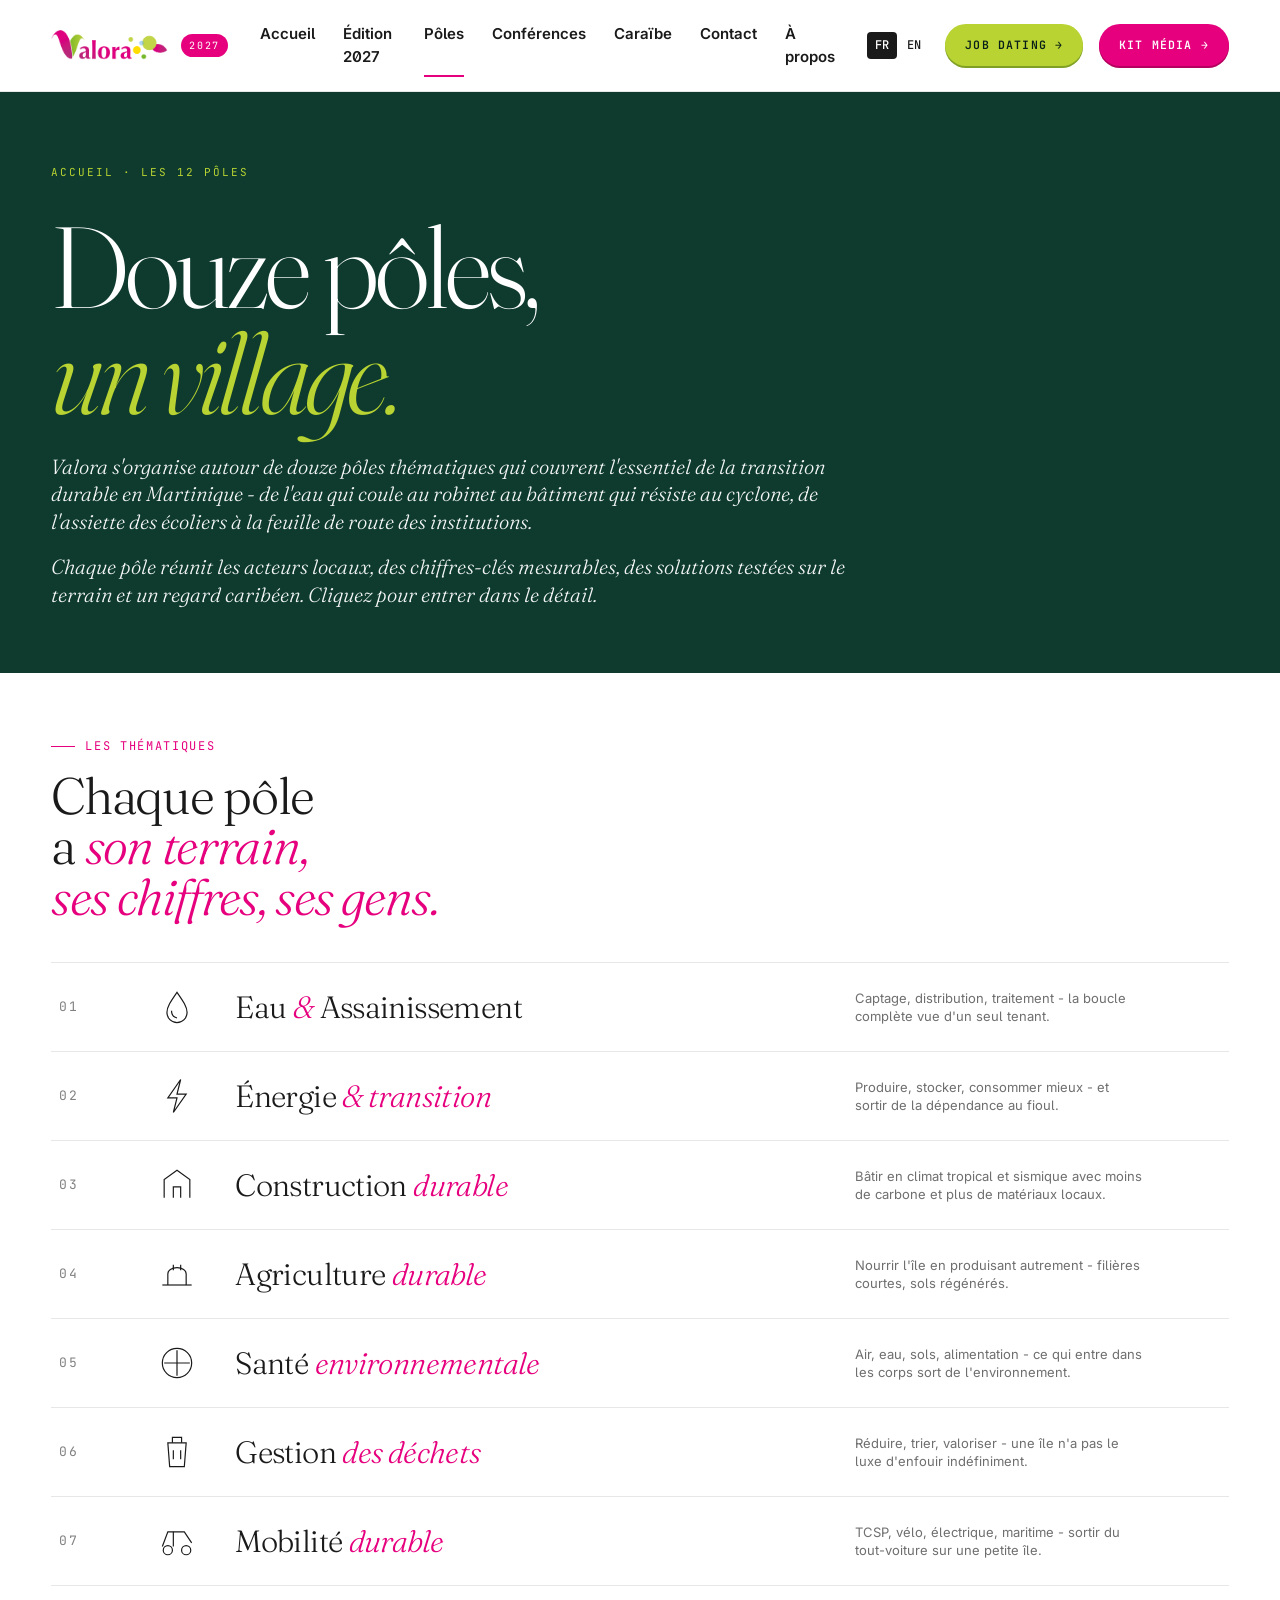
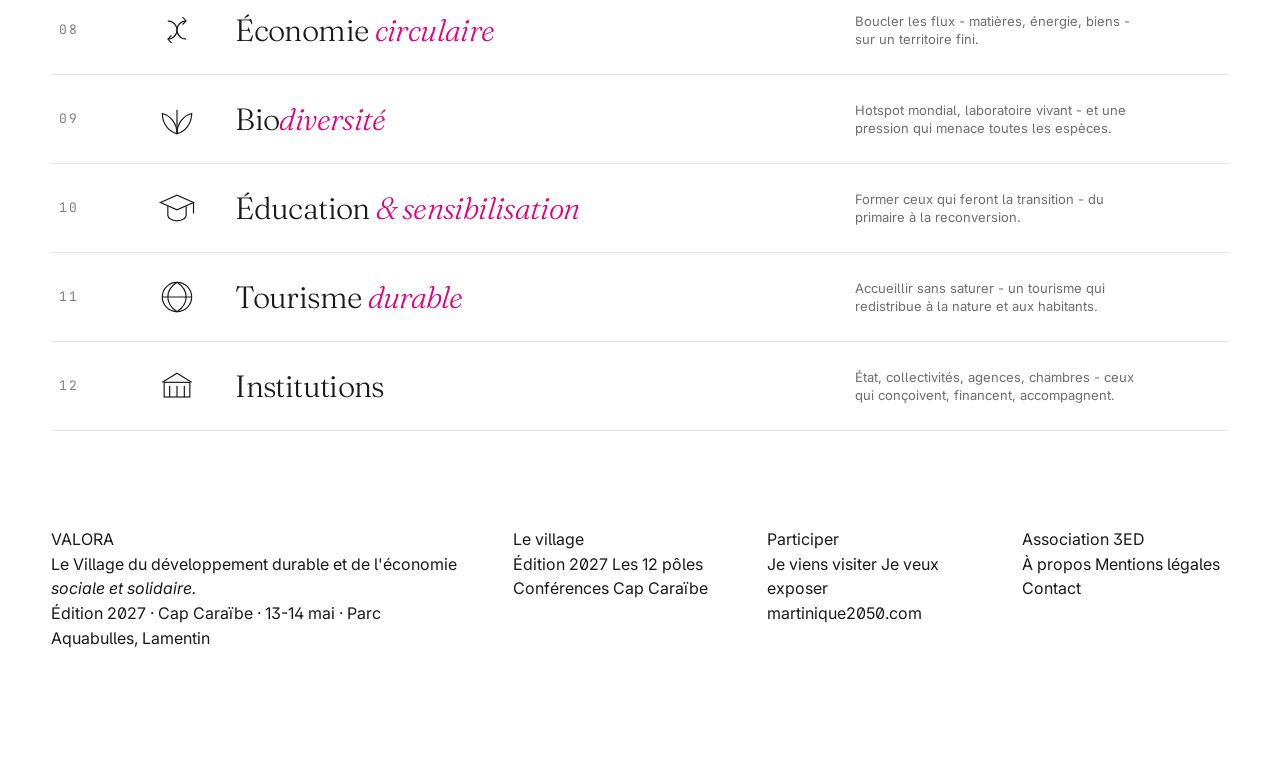
<file: poles.html>
<!doctype html>
<html lang="fr">
<head>
<meta charset="utf-8" />
<meta name="viewport" content="width=device-width, initial-scale=1" />
<title>Les 12 pôles - Valora 2027</title>
<link rel="stylesheet" href="assets/valora.css?v=3" />
<style>
  .poles-hero {
    background: var(--canopee); color: var(--ivoire);
    padding: 72px 0 64px;
  }
  .poles-hero .crumb {
    font-family: var(--ff-mono); font-size: 11px;
    letter-spacing: 0.18em; text-transform: uppercase;
    color: var(--vert); margin-bottom: 32px;
  }
  .poles-hero h1 {
    font-size: clamp(56px, 9vw, 140px);
    font-weight: 300; line-height: .92;
    letter-spacing: -0.035em; margin-bottom: 28px;
    max-width: 14ch;
  }
  .poles-hero h1 em { font-style: italic; color: var(--vert); }
  .poles-hero .lead {
    font-family: var(--ff-serif);
    font-size: clamp(19px, 1.6vw, 24px);
    font-style: italic; font-weight: 300;
    max-width: 62ch; opacity: .95; line-height: 1.35;
  }
  .poles-hero .lead + .lead { margin-top: 18px; }

  /* List section */
  .poles-list { background: var(--sable); padding: 64px 0 96px; }
  .poles-list .eyebrow { margin-bottom: 16px; }
  .poles-list h2 {
    font-family: var(--ff-serif);
    font-size: clamp(32px, 4vw, 56px);
    font-weight: 300; line-height: .98;
    letter-spacing: -0.025em; margin-bottom: 40px;
    max-width: 22ch;
  }
  .poles-list h2 em { font-style: italic; color: var(--rose); }

  .big-list {
    border-top: 1px solid var(--line);
  }
  .big-pole {
    display: grid;
    grid-template-columns: 72px 56px 1fr auto auto;
    align-items: center;
    gap: 24px;
    padding: 22px 8px;
    border-bottom: 1px solid var(--line);
    color: var(--encre);
    transition: background .2s, color .2s;
  }
  .big-pole:hover { background: var(--rose); color: #fff; }
  .big-pole .bp-num {
    font-family: var(--ff-mono);
    font-size: 13px; letter-spacing: 0.16em;
    opacity: .55;
  }
  .big-pole:hover .bp-num { opacity: .9; color: var(--vert); }
  .big-pole .bp-glyph { width: 44px; height: 44px; }
  .big-pole .bp-glyph svg {
    width: 100%; height: 100%;
    stroke: currentColor; fill: none; stroke-width: 1.3;
  }
  .big-pole .bp-name {
    font-family: var(--ff-serif);
    font-size: clamp(22px, 2.4vw, 34px);
    font-weight: 300; letter-spacing: -0.02em;
    line-height: 1.05;
  }
  .big-pole .bp-name em { font-style: italic; color: var(--rose); }
  .big-pole:hover .bp-name em { color: var(--vert); }
  .big-pole .bp-tease {
    font-family: var(--ff-sans);
    font-size: 13px; line-height: 1.4;
    color: #555; max-width: 36ch;
    opacity: .85;
  }
  .big-pole:hover .bp-tease { color: rgba(255,255,255,.85); }
  .big-pole .bp-arrow {
    font-family: var(--ff-mono); font-size: 12px;
    letter-spacing: 0.16em; text-transform: uppercase;
    color: var(--vert); opacity: 0;
    transform: translateX(-6px); transition: all .25s;
  }
  .big-pole:hover .bp-arrow { opacity: 1; transform: translateX(0); }

  @media (max-width: 900px) {
    .big-pole { grid-template-columns: 48px 36px 1fr auto; }
    .big-pole .bp-tease { display: none; }
  }
  @media (max-width: 560px) {
    .big-pole { grid-template-columns: 36px 28px 1fr; gap: 14px; }
    .big-pole .bp-arrow { display: none; }
  }
</style>
</head>
<body data-screen-label="Pôles">

<div id="nav-mount"></div>

<section class="poles-hero">
  <div class="wrap">
    <div class="crumb">Accueil · Les 12 pôles</div>
    <h1>Douze pôles,<br/><em>un village.</em></h1>
    <p class="lead">Valora s'organise autour de douze pôles thématiques qui couvrent l'essentiel de la transition durable en Martinique - de l'eau qui coule au robinet au bâtiment qui résiste au cyclone, de l'assiette des écoliers à la feuille de route des institutions.</p>
    <p class="lead">Chaque pôle réunit les acteurs locaux, des chiffres-clés mesurables, des solutions testées sur le terrain et un regard caribéen. Cliquez pour entrer dans le détail.</p>
  </div>
</section>

<section class="poles-list">
  <div class="wrap">
    <div class="eyebrow"><span class="bar"></span>Les thématiques</div>
    <h2>Chaque pôle<br/>a <em>son terrain,<br/>ses chiffres, ses gens.</em></h2>

    <div class="big-list">
      <a href="pole.html?id=01" class="big-pole">
        <div class="bp-num">01</div>
        <div class="bp-glyph"><svg viewBox="0 0 48 48"><path d="M24 8c-7 10-11 16-11 22a11 11 0 1 0 22 0c0-6-4-12-11-22z"/><path d="M18 28c0 4 2 7 6 8"/></svg></div>
        <div class="bp-name">Eau <em>&</em> Assainissement</div>
        <div class="bp-tease">Captage, distribution, traitement - la boucle complète vue d'un seul tenant.</div>
        <div class="bp-arrow">Lire →</div>
      </a>
      <a href="pole.html?id=02" class="big-pole">
        <div class="bp-num">02</div>
        <div class="bp-glyph"><svg viewBox="0 0 48 48"><path d="M28 6 14 26h10l-4 16 14-20H24l4-16z"/></svg></div>
        <div class="bp-name">Énergie <em>& transition</em></div>
        <div class="bp-tease">Produire, stocker, consommer mieux - et sortir de la dépendance au fioul.</div>
        <div class="bp-arrow">Lire →</div>
      </a>
      <a href="pole.html?id=03" class="big-pole">
        <div class="bp-num">03</div>
        <div class="bp-glyph"><svg viewBox="0 0 48 48"><path d="M10 38V18l14-10 14 10v20"/><path d="M20 38V26h8v12"/></svg></div>
        <div class="bp-name">Construction <em>durable</em></div>
        <div class="bp-tease">Bâtir en climat tropical et sismique avec moins de carbone et plus de matériaux locaux.</div>
        <div class="bp-arrow">Lire →</div>
      </a>
      <a href="pole.html?id=04" class="big-pole">
        <div class="bp-num">04</div>
        <div class="bp-glyph"><svg viewBox="0 0 48 48"><path d="M8 36h32"/><path d="M14 36V24c0-4 4-7 10-7s10 3 10 7v12"/><path d="M20 20v-6M28 20v-6"/></svg></div>
        <div class="bp-name">Agriculture <em>durable</em></div>
        <div class="bp-tease">Nourrir l'île en produisant autrement - filières courtes, sols régénérés.</div>
        <div class="bp-arrow">Lire →</div>
      </a>
      <a href="pole.html?id=05" class="big-pole">
        <div class="bp-num">05</div>
        <div class="bp-glyph"><svg viewBox="0 0 48 48"><circle cx="24" cy="24" r="16"/><path d="M24 10v28M10 24h28"/></svg></div>
        <div class="bp-name">Santé <em>environnementale</em></div>
        <div class="bp-tease">Air, eau, sols, alimentation - ce qui entre dans les corps sort de l'environnement.</div>
        <div class="bp-arrow">Lire →</div>
      </a>
      <a href="pole.html?id=06" class="big-pole">
        <div class="bp-num">06</div>
        <div class="bp-glyph"><svg viewBox="0 0 48 48"><path d="M14 14h20l-2 26H16z"/><path d="M19 14V8h10v6"/><path d="M20 22v10M28 22v10"/></svg></div>
        <div class="bp-name">Gestion <em>des déchets</em></div>
        <div class="bp-tease">Réduire, trier, valoriser - une île n'a pas le luxe d'enfouir indéfiniment.</div>
        <div class="bp-arrow">Lire →</div>
      </a>
      <a href="pole.html?id=07" class="big-pole">
        <div class="bp-num">07</div>
        <div class="bp-glyph"><svg viewBox="0 0 48 48"><circle cx="14" cy="34" r="5"/><circle cx="34" cy="34" r="5"/><path d="M8 30l6-16h18l8 12"/><path d="M20 14v16"/></svg></div>
        <div class="bp-name">Mobilité <em>durable</em></div>
        <div class="bp-tease">TCSP, vélo, électrique, maritime - sortir du tout-voiture sur une petite île.</div>
        <div class="bp-arrow">Lire →</div>
      </a>
      <a href="pole.html?id=08" class="big-pole">
        <div class="bp-num">08</div>
        <div class="bp-glyph"><svg viewBox="0 0 48 48"><path d="M34 14a10 10 0 1 0 0 20"/><path d="M14 34a10 10 0 1 0 0-20"/><path d="M34 14l-4-4M34 14l-4 4M14 34l4 4M14 34l4-4"/></svg></div>
        <div class="bp-name">Économie <em>circulaire</em></div>
        <div class="bp-tease">Boucler les flux - matières, énergie, biens - sur un territoire fini.</div>
        <div class="bp-arrow">Lire →</div>
      </a>
      <a href="pole.html?id=09" class="big-pole">
        <div class="bp-num">09</div>
        <div class="bp-glyph"><svg viewBox="0 0 48 48"><path d="M24 40c0-12-8-20-16-22 0 12 8 20 16 22z"/><path d="M24 40c0-12 8-20 16-22 0 12-8 20-16 22z"/><path d="M24 40V14"/></svg></div>
        <div class="bp-name">Bio<em>diversité</em></div>
        <div class="bp-tease">Hotspot mondial, laboratoire vivant - et une pression qui menace toutes les espèces.</div>
        <div class="bp-arrow">Lire →</div>
      </a>
      <a href="pole.html?id=10" class="big-pole">
        <div class="bp-num">10</div>
        <div class="bp-glyph"><svg viewBox="0 0 48 48"><path d="M6 18l18-8 18 8-18 8z"/><path d="M14 22v10c0 3 4 6 10 6s10-3 10-6V22"/><path d="M42 18v12"/></svg></div>
        <div class="bp-name">Éducation <em>& sensibilisation</em></div>
        <div class="bp-tease">Former ceux qui feront la transition - du primaire à la reconversion.</div>
        <div class="bp-arrow">Lire →</div>
      </a>
      <a href="pole.html?id=11" class="big-pole">
        <div class="bp-num">11</div>
        <div class="bp-glyph"><svg viewBox="0 0 48 48"><circle cx="24" cy="24" r="16"/><path d="M8 24h32M24 8c6 4 10 10 10 16s-4 12-10 16c-6-4-10-10-10-16s4-12 10-16z"/></svg></div>
        <div class="bp-name">Tourisme <em>durable</em></div>
        <div class="bp-tease">Accueillir sans saturer - un tourisme qui redistribue à la nature et aux habitants.</div>
        <div class="bp-arrow">Lire →</div>
      </a>
      <a href="pole.html?id=12" class="big-pole">
        <div class="bp-num">12</div>
        <div class="bp-glyph"><svg viewBox="0 0 48 48"><rect x="10" y="20" width="28" height="16"/><path d="M8 20l16-10 16 10"/><path d="M16 36V24M24 36V24M32 36V24"/></svg></div>
        <div class="bp-name">Institutions</div>
        <div class="bp-tease">État, collectivités, agences, chambres - ceux qui conçoivent, financent, accompagnent.</div>
        <div class="bp-arrow">Lire →</div>
      </a>
    </div>
  </div>
</section>

<!-- Footer -->
<footer class="site-footer">
  <div class="wrap">
    <div class="footer-grid">
      <div class="footer-brand">
        <div class="footer-logo">VALORA</div>
        <div class="footer-sig">Le Village du développement durable et de l'économie <em>sociale et solidaire.</em></div>
        <div class="footer-tag">Édition 2027 · Cap Caraïbe · 13-14 mai · Parc Aquabulles, Lamentin</div>
      </div>
      <div class="footer-col">
        <div class="fc-title">Le village</div>
        <a href="edition-2027.html">Édition 2027</a>
        <a href="poles.html">Les 12 pôles</a>
        <a href="conferences.html">Conférences</a>
        <a href="caraibe.html">Cap Caraïbe</a>
      </div>
      <div class="footer-col">
        <div class="fc-title">Participer</div>
        <a href="pre-inscription.html">Je viens visiter</a>
        <a href="pre-inscription.html#exposer">Je veux exposer</a>
        <a href="mag.html">martinique2050.com</a>
      </div>
      <div class="footer-col">
        <div class="fc-title">Association 3ED</div>
        <a href="#">À propos</a>
        <a href="#">Mentions légales</a>
        <a href="#">Contact</a>
      </div>
    </div>
    <div class="footer-bottom">
      <div>© 2027 · Association 3ED · Valora</div>
      <div class="footer-place">Lamentin, Martinique · FWI</div>
    </div>
  </div>
</footer>

<script src="assets/valora-shared.js?v=3"></script>
<script src="assets/valora-nav.js?v=3"></script>
</body>
</html>
</file>
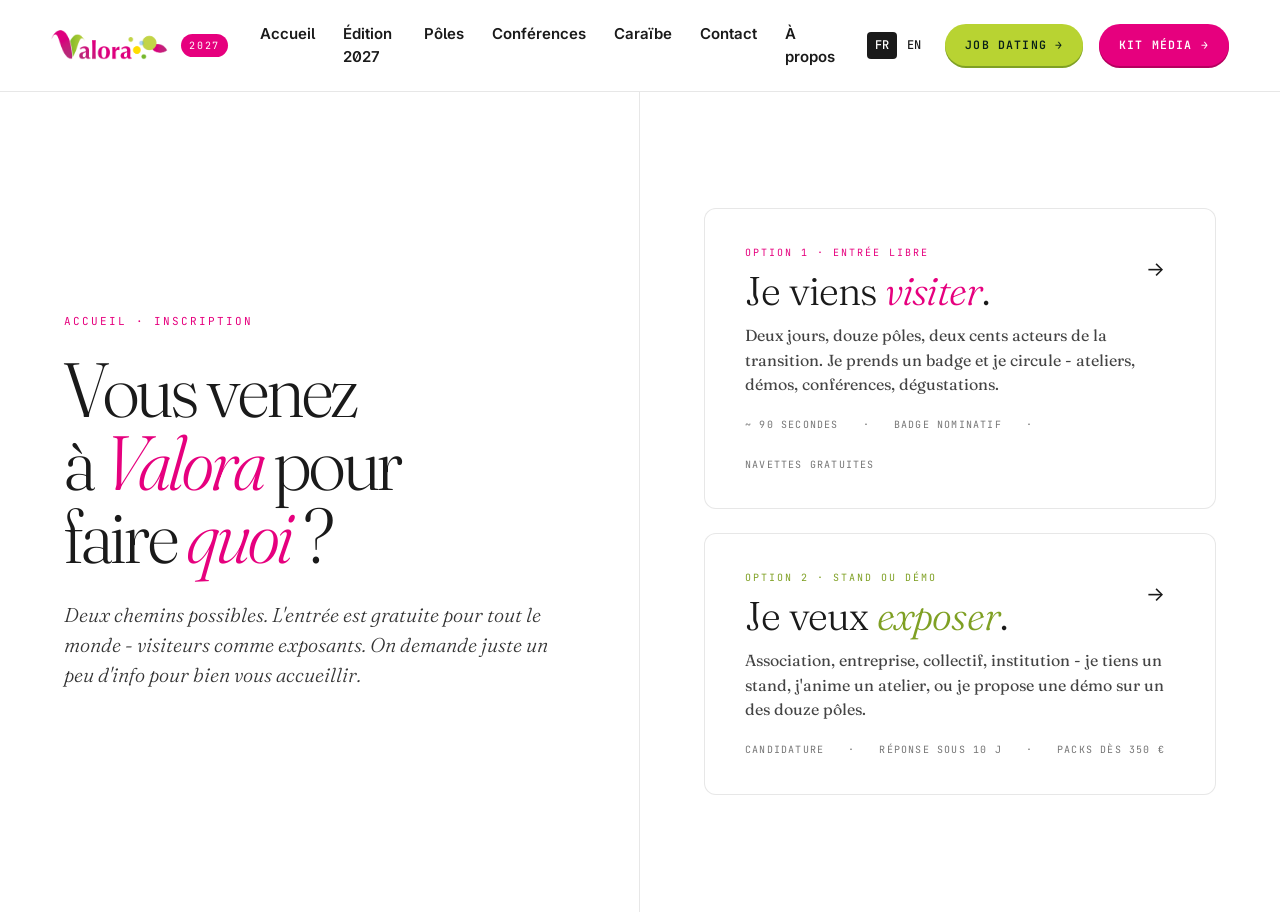
<file: pre-inscription.html>
<!doctype html>
<html lang="fr">
<head>
<meta charset="utf-8" />
<meta name="viewport" content="width=device-width, initial-scale=1" />
<title>Inscription - Valora 2027</title>
<link rel="stylesheet" href="assets/valora.css?v=3" />
<style>
  /* ============ CHOICE GATE ============ */
  .gate { min-height: calc(100vh - 80px); display: grid; grid-template-columns: 1fr 1fr; }
  .gate-intro {
    background: var(--sable);
    padding: clamp(56px, 7vw, 96px) clamp(40px, 5vw, 80px);
    display: flex; flex-direction: column; justify-content: center;
    border-right: 1px solid var(--line);
  }
  .gate-intro .crumb { font-family: var(--ff-mono); font-size: 11px; letter-spacing: 0.18em; text-transform: uppercase; color: var(--rose); margin-bottom: 24px; }
  .gate-intro h1 {
    font-family: var(--ff-serif); font-size: clamp(48px, 6vw, 88px);
    font-weight: 300; line-height: .95; letter-spacing: -0.03em;
    font-variation-settings: 'opsz' 144, 'SOFT' 30;
    margin-bottom: 28px;
  }
  .gate-intro h1 em { font-style: italic; color: var(--rose); }
  .gate-intro p { font-family: var(--ff-serif); font-size: 20px; font-style: italic; font-weight: 300; color: #333; max-width: 44ch; line-height: 1.5; }

  .gate-choices {
    background: var(--ivoire);
    padding: clamp(56px, 7vw, 96px) clamp(40px, 5vw, 80px);
    display: flex; flex-direction: column; gap: 24px; justify-content: center;
  }
  .choice {
    display: block;
    background: #fff; border: 1px solid var(--line);
    border-radius: 12px;
    padding: 36px 40px;
    cursor: pointer; transition: all .2s;
    text-align: left;
    position: relative; overflow: hidden;
  }
  .choice:hover { transform: translateY(-2px); border-color: var(--encre); box-shadow: 0 24px 48px -24px rgba(0,0,0,.2); }
  .choice .k {
    font-family: var(--ff-mono); font-size: 10px; letter-spacing: 0.2em;
    text-transform: uppercase; color: var(--rose);
    margin-bottom: 10px;
  }
  .choice.visiter .k { color: var(--rose); }
  .choice.exposer .k { color: var(--vert-deep); }
  .choice h3 {
    font-family: var(--ff-serif); font-size: 40px; font-weight: 300;
    letter-spacing: -0.02em; line-height: 1; margin-bottom: 12px;
  }
  .choice h3 em { font-style: italic; color: var(--rose); }
  .choice.exposer h3 em { color: var(--vert-deep); }
  .choice p {
    font-family: var(--ff-serif); font-size: 16px; line-height: 1.55;
    color: #444; max-width: 46ch;
  }
  .choice .arrow {
    position: absolute; right: 36px; top: 36px;
    width: 48px; height: 48px; border-radius: 50%;
    background: var(--sable); display: grid; place-items: center;
    font-size: 20px; transition: all .2s;
  }
  .choice:hover .arrow { background: var(--rose); color: #fff; transform: translateX(4px); }
  .choice.exposer:hover .arrow { background: var(--vert); color: var(--canopee-deep); }
  .choice .meta {
    margin-top: 20px;
    display: flex; gap: 24px; flex-wrap: wrap;
    font-family: var(--ff-mono); font-size: 10px; letter-spacing: 0.12em;
    text-transform: uppercase; opacity: .6;
  }

  /* ============ FORMS ============ */
  .form-page { min-height: calc(100vh - 80px); display: grid; grid-template-columns: 1fr 1fr; }
  .form-page.hidden, .gate.hidden { display: none; }

  .form-side {
    padding: clamp(56px, 7vw, 96px) clamp(40px, 5vw, 80px);
    display: flex; flex-direction: column; justify-content: space-between;
  }
  .form-side.visiter-side { background: var(--sable); }
  .form-side.exposer-side { background: var(--canopee-deep); color: var(--ivoire); }
  .form-side .back {
    font-family: var(--ff-mono); font-size: 11px; letter-spacing: 0.16em;
    text-transform: uppercase; color: inherit; opacity: .65;
    background: none; cursor: pointer; margin-bottom: 32px; text-align: left;
  }
  .form-side .back:hover { opacity: 1; }
  .form-side .crumb { font-family: var(--ff-mono); font-size: 11px; letter-spacing: 0.18em; text-transform: uppercase; color: var(--rose); margin-bottom: 24px; }
  .exposer-side .crumb { color: var(--vert); }
  .form-side h1 {
    font-family: var(--ff-serif); font-size: clamp(48px, 6.5vw, 96px);
    font-weight: 300; line-height: .95; letter-spacing: -0.03em;
    font-variation-settings: 'opsz' 144, 'SOFT' 30; margin-bottom: 28px;
  }
  .form-side h1 em { font-style: italic; color: var(--rose); }
  .exposer-side h1 em { color: var(--vert); }
  .form-side .lead { font-family: var(--ff-serif); font-size: 19px; font-style: italic; font-weight: 300; max-width: 42ch; margin-bottom: 40px; line-height: 1.5; opacity: .9; }

  .what {
    border-top: 1px solid var(--line);
    padding-top: 28px;
  }
  .exposer-side .what { border-top-color: var(--line-dark); }
  .what h4 { font-family: var(--ff-mono); font-size: 11px; letter-spacing: 0.18em; text-transform: uppercase; color: var(--rose); margin-bottom: 16px; font-weight: 400; }
  .exposer-side .what h4 { color: var(--vert); }
  .what ul { list-style: none; display: flex; flex-direction: column; gap: 12px; }
  .what li { font-family: var(--ff-serif); font-size: 16px; display: flex; gap: 12px; line-height: 1.5; }
  .what li::before { content: '→'; color: var(--vert-deep); flex-shrink: 0; }
  .exposer-side .what li::before { color: var(--vert); }
  .what li em { font-style: italic; color: var(--rose); }
  .exposer-side .what li em { color: var(--vert); }

  .form-right {
    background: var(--ivoire);
    padding: clamp(56px, 7vw, 96px) clamp(40px, 5vw, 80px);
  }
  .form-kicker { font-family: var(--ff-mono); font-size: 11px; letter-spacing: 0.18em; text-transform: uppercase; color: var(--rose); margin-bottom: 12px; }
  .form-right.exposer .form-kicker { color: var(--vert-deep); }
  .form-title { font-family: var(--ff-serif); font-size: clamp(32px, 3.5vw, 48px); font-weight: 300; line-height: 1; letter-spacing: -0.02em; margin-bottom: 36px; }
  .form-title em { font-style: italic; color: var(--rose); }
  .form-right.exposer .form-title em { color: var(--vert-deep); }

  .seg { display: flex; gap: 6px; padding: 6px; background: var(--sable); border-radius: 999px; margin-bottom: 32px; }
  .seg button { flex: 1; padding: 12px 16px; border-radius: 999px; font-family: var(--ff-mono); font-size: 11px; letter-spacing: 0.12em; text-transform: uppercase; transition: all .2s; }
  .seg button.on { background: var(--encre); color: #fff; }

  .field { margin-bottom: 24px; }
  .field label {
    display: block;
    font-family: var(--ff-mono); font-size: 11px; letter-spacing: 0.14em; text-transform: uppercase;
    margin-bottom: 8px; opacity: .7;
  }
  .field input, .field select, .field textarea {
    width: 100%;
    padding: 14px 16px;
    border: 1px solid var(--line);
    border-radius: 4px;
    background: var(--sable);
    font-size: 15px; font-family: var(--ff-sans);
    transition: all .2s;
  }
  .field textarea { min-height: 90px; resize: vertical; font-family: var(--ff-serif); }
  .field input:focus, .field select:focus, .field textarea:focus {
    outline: none; border-color: var(--rose); background: #fff;
  }
  .form-right.exposer .field input:focus, .form-right.exposer .field select:focus, .form-right.exposer .field textarea:focus {
    border-color: var(--vert-deep);
  }
  .two { display: grid; grid-template-columns: 1fr 1fr; gap: 16px; }

  .day-picker { display: grid; grid-template-columns: 1fr 1fr; gap: 12px; }
  .day-card {
    border: 1px solid var(--line); border-radius: 6px;
    padding: 16px 18px; cursor: pointer; transition: all .2s;
    background: var(--sable);
  }
  .day-card.on { border-color: var(--rose); background: var(--rose-soft); }
  .form-right.exposer .day-card.on { border-color: var(--vert-deep); background: #F0F5D8; }
  .day-card .k { font-family: var(--ff-mono); font-size: 10px; letter-spacing: 0.16em; text-transform: uppercase; color: var(--rose); }
  .form-right.exposer .day-card .k { color: var(--vert-deep); }
  .day-card .v { font-family: var(--ff-serif); font-size: 20px; margin-top: 4px; }
  .day-card .v em { font-style: italic; }

  .interest-grid { display: grid; grid-template-columns: repeat(3, 1fr); gap: 8px; }
  .int-chip {
    padding: 10px 12px; border: 1px solid var(--line); border-radius: 999px;
    font-family: var(--ff-mono); font-size: 10px; letter-spacing: 0.1em; text-transform: uppercase;
    cursor: pointer; transition: all .2s; text-align: center; background: var(--sable);
  }
  .int-chip:hover { border-color: var(--rose); }
  .int-chip.on { background: var(--vert); border-color: var(--vert); color: var(--encre); }

  @media (max-width: 640px) { .interest-grid { grid-template-columns: 1fr 1fr; } }

  .check { display: flex; gap: 12px; align-items: start; margin: 8px 0; }
  .check input { width: 18px; height: 18px; margin-top: 2px; accent-color: var(--rose); }
  .check label { font-size: 13px; line-height: 1.5; cursor: pointer; opacity: .85; }

  .submit {
    width: 100%; padding: 18px;
    border-radius: 999px;
    font-family: var(--ff-sans); font-size: 15px; font-weight: 600;
    letter-spacing: 0.02em;
    margin-top: 16px;
    transition: all .2s;
  }
  .submit.rose { background: var(--rose); color: #fff; }
  .submit.rose:hover { background: var(--rose-deep); transform: translateY(-1px); box-shadow: 0 12px 24px rgba(230,0,126,.25); }
  .submit.vert { background: var(--vert); color: var(--canopee-deep); box-shadow: 0 2px 0 var(--vert-deep); }
  .submit.vert:hover { background: var(--vert-deep); color: #fff; transform: translateY(-1px); box-shadow: 0 12px 24px rgba(127,160,36,.3); }

  /* Exposer-specific: surface pack cards */
  .pack-grid { display: grid; grid-template-columns: 1fr; gap: 10px; }
  .pack-card {
    display: flex; justify-content: space-between; align-items: start; gap: 16px;
    padding: 16px 18px; border: 1px solid var(--line); border-radius: 8px;
    background: var(--sable); cursor: pointer; transition: all .2s;
  }
  .pack-card:hover { border-color: var(--vert-deep); }
  .pack-card.on { border-color: var(--vert-deep); background: #F0F5D8; }
  .pack-card .pk-name { font-family: var(--ff-serif); font-size: 17px; font-weight: 500; }
  .pack-card .pk-desc { font-family: var(--ff-serif); font-size: 14px; color: #555; font-style: italic; margin-top: 4px; line-height: 1.4; }
  .pack-card .pk-price {
    font-family: var(--ff-mono); font-size: 11px; letter-spacing: 0.12em;
    text-transform: uppercase; color: var(--vert-deep);
    padding: 6px 10px; background: #fff; border-radius: 4px; flex-shrink: 0;
  }

  .thanks {
    display: none;
    padding: 60px 40px;
    text-align: center;
  }
  .thanks.on { display: block; }
  .thanks h2 { font-family: var(--ff-serif); font-size: clamp(36px, 4vw, 56px); font-weight: 300; letter-spacing: -0.02em; margin-bottom: 16px; }
  .thanks h2 em { font-style: italic; color: var(--rose); }
  .form-right.exposer .thanks h2 em { color: var(--vert-deep); }
  .thanks p { font-family: var(--ff-serif); font-size: 18px; color: #333; margin-bottom: 32px; max-width: 36ch; margin-left: auto; margin-right: auto; }

  @media (max-width: 880px) {
    .gate, .form-page { grid-template-columns: 1fr; }
    .gate-intro { border-right: none; border-bottom: 1px solid var(--line); }
  }
</style>
</head>
<body data-screen-label="Inscription">

<div id="nav-mount"></div>

<!-- ========================== GATE : CHOIX ========================== -->
<section class="gate" id="gate">
  <div class="gate-intro">
    <div class="crumb">Accueil · Inscription</div>
    <h1>Vous venez<br/>à <em>Valora</em> pour<br/>faire <em>quoi</em> ?</h1>
    <p>Deux chemins possibles. L'entrée est gratuite pour tout le monde - visiteurs comme exposants. On demande juste un peu d'info pour bien vous accueillir.</p>
  </div>

  <div class="gate-choices">
    <button class="choice visiter" onclick="openForm('visiter')">
      <div class="arrow">→</div>
      <div class="k">Option 1 · Entrée libre</div>
      <h3>Je viens <em>visiter</em>.</h3>
      <p>Deux jours, douze pôles, deux cents acteurs de la transition. Je prends un badge et je circule - ateliers, démos, conférences, dégustations.</p>
      <div class="meta"><span>~ 90 secondes</span><span>·</span><span>Badge nominatif</span><span>·</span><span>Navettes gratuites</span></div>
    </button>

    <button class="choice exposer" onclick="openForm('exposer')">
      <div class="arrow">→</div>
      <div class="k">Option 2 · Stand ou démo</div>
      <h3>Je veux <em>exposer</em>.</h3>
      <p>Association, entreprise, collectif, institution - je tiens un stand, j'anime un atelier, ou je propose une démo sur un des douze pôles.</p>
      <div class="meta"><span>Candidature</span><span>·</span><span>Réponse sous 10 j</span><span>·</span><span>Packs dès 350 €</span></div>
    </button>
  </div>
</section>

<!-- ========================== FORM : VISITER ========================== -->
<section class="form-page hidden" id="form-visiter">
  <div class="form-side visiter-side">
    <div>
      <button class="back" onclick="backToGate()">← Changer de chemin</button>
      <div class="crumb">Accueil · Inscription · Visiter</div>
      <h1>Je garde<br/>ma place<br/>pour <em>Valora<br/>2027.</em></h1>
      <p class="lead">Entrée gratuite, bien sûr. La pré-inscription nous aide simplement à dimensionner l'accueil, les navettes et les temps de parole.</p>
    </div>
    <div class="what">
      <h4>Ce que ça vous garantit</h4>
      <ul>
        <li>Un <em>badge nominatif</em> prêt à l'accueil - sans faire la queue</li>
        <li>Une <em>navette gratuite</em> depuis Fort-de-France, Le Marin ou Trinité</li>
        <li>Un <em>programme personnalisé</em> selon vos centres d'intérêt</li>
        <li>Le <em>récap' J+1</em> - photos, vidéos, contacts rencontrés</li>
      </ul>
    </div>
  </div>

  <div class="form-right">
    <div id="v-form-wrap">
      <div class="form-kicker">Formulaire · ~90 secondes</div>
      <h2 class="form-title">Quelques<br/><em>infos</em>, et c'est bon.</h2>

      <div class="seg" role="tablist">
        <button type="button" class="on" data-role="visiteur">Visiteur</button>
        <button type="button" data-role="pro">Professionnel</button>
        <button type="button" data-role="scolaire">Scolaire</button>
        <button type="button" data-role="presse">Presse</button>
      </div>

      <form onsubmit="event.preventDefault(); document.getElementById('v-form-wrap').style.display='none'; document.getElementById('v-thanks').classList.add('on');">
        <div class="two">
          <div class="field"><label>Prénom</label><input required placeholder="Marie-Laure" /></div>
          <div class="field"><label>Nom</label><input required placeholder="Joseph-Angélique" /></div>
        </div>
        <div class="field"><label>Email</label><input type="email" required placeholder="votre@email.com" /></div>
        <div class="two">
          <div class="field"><label>Téléphone (optionnel)</label><input type="tel" placeholder="0696 00 00 00" /></div>
          <div class="field"><label>Code postal</label><input required placeholder="97200" /></div>
        </div>

        <div class="field">
          <label>Je viens…</label>
          <div class="day-picker">
            <div class="day-card on" data-day="13"><div class="k">Jeudi</div><div class="v">13 <em>mai</em></div></div>
            <div class="day-card on" data-day="14"><div class="k">Vendredi</div><div class="v">14 <em>mai</em></div></div>
          </div>
        </div>

        <div class="field">
          <label>Les pôles qui m'intéressent (facultatif)</label>
          <div class="interest-grid" id="v-poles"></div>
        </div>

        <div class="field">
          <label>Transport</label>
          <select><option>Véhicule personnel - parking gratuit</option><option>Navette depuis Fort-de-France</option><option>Navette depuis Le Marin</option><option>Navette depuis Trinité</option><option>Vélo / trottinette</option></select>
        </div>

        <div class="check"><input type="checkbox" id="v-nl" checked /><label for="v-nl">Je m'abonne au Bulletin Valora mensuel - 3 min de lecture, désabonnement en un clic</label></div>
        <div class="check"><input type="checkbox" id="v-cgu" required /><label for="v-cgu">J'accepte que l'Association 3ED utilise mes données pour la gestion de mon inscription</label></div>

        <button type="submit" class="submit rose">Confirmer ma pré-inscription →</button>
      </form>
    </div>

    <div class="thanks" id="v-thanks">
      <div style="font-family: var(--ff-mono); font-size: 11px; letter-spacing: 0.18em; text-transform: uppercase; color: var(--vert-deep); margin-bottom: 24px;">✓ Pré-inscription confirmée</div>
      <h2>Merci,<br/>on vous <em>attend.</em></h2>
      <p>Un email de confirmation est parti vers votre boîte. Vous recevrez votre badge au format QR fin avril 2027.</p>
      <a href="index.html" class="btn-primary">Retour à l'accueil →</a>
    </div>
  </div>
</section>

<!-- ========================== FORM : EXPOSER ========================== -->
<section class="form-page hidden" id="form-exposer">
  <div class="form-side exposer-side">
    <div>
      <button class="back" onclick="backToGate()">← Changer de chemin</button>
      <div class="crumb">Accueil · Inscription · Exposer</div>
      <h1>Je rejoins<br/>le <em>village</em><br/>Valora 2027.</h1>
      <p class="lead">On sélectionne sur la cohérence avec les douze pôles - pas sur la taille. Une asso d'éducation, un BE solaire, une coopérative agricole ou une institution : tous ont leur place si le projet parle de transition.</p>
    </div>
    <div class="what">
      <h4>Ce qu'on vous fournit</h4>
      <ul>
        <li>Un <em>stand clé en main</em> - mobilier, électricité, éclairage</li>
        <li>Une <em>signalétique</em> intégrée aux couleurs du pôle</li>
        <li>Un <em>créneau conférence</em> ou atelier selon le pack choisi</li>
        <li>Des <em>rencontres programmées</em> avec presse et collectivités</li>
        <li>Un dossier <em>photo/vidéo</em> livré à J+5 - pour vos réseaux</li>
      </ul>
    </div>
  </div>

  <div class="form-right exposer">
    <div id="e-form-wrap">
      <div class="form-kicker">Candidature · Réponse sous 10 jours</div>
      <h2 class="form-title">Parlez-nous<br/>de votre <em>projet</em>.</h2>

      <form onsubmit="event.preventDefault(); document.getElementById('e-form-wrap').style.display='none'; document.getElementById('e-thanks').classList.add('on');">
        <div class="field">
          <label>Type de structure</label>
          <select>
            <option>Association</option>
            <option>Entreprise / TPE-PME</option>
            <option>Coopérative / SCIC / SCOP</option>
            <option>Collectivité / institution publique</option>
            <option>Collectif informel / artiste</option>
            <option>Centre de recherche / université</option>
            <option>Startup</option>
          </select>
        </div>

        <div class="field"><label>Nom de la structure</label><input required placeholder="Ex. Coopérative Bèlè Agroécologie" /></div>

        <div class="two">
          <div class="field"><label>Contact · Prénom</label><input required placeholder="Jean-Christophe" /></div>
          <div class="field"><label>Contact · Nom</label><input required placeholder="Fanon-Césaire" /></div>
        </div>
        <div class="two">
          <div class="field"><label>Email</label><input type="email" required placeholder="contact@structure.mq" /></div>
          <div class="field"><label>Téléphone</label><input type="tel" required placeholder="0696 00 00 00" /></div>
        </div>

        <div class="field">
          <label>Pôle principal visé</label>
          <select id="e-pole-select">
            <option>- Choisir un pôle -</option>
          </select>
        </div>

        <div class="field">
          <label>Décrivez le projet ou la solution (300 signes)</label>
          <textarea required placeholder="Ex. Système de récupération d'eau de pluie low-tech installé sur 40 foyers en 2025. On veut présenter le kit, démontrer le montage, et partager les retours."></textarea>
        </div>

        <div class="field">
          <label>Format souhaité</label>
          <div class="pack-grid">
            <div class="pack-card" data-pack="stand-s">
              <div>
                <div class="pk-name">Stand Essentiel · 6 m²</div>
                <div class="pk-desc">Table, 2 chaises, 1 prise, signalétique pôle. Idéal asso / coopérative.</div>
              </div>
              <div class="pk-price">350 €</div>
            </div>
            <div class="pack-card" data-pack="stand-m">
              <div>
                <div class="pk-name">Stand Signature · 12 m²</div>
                <div class="pk-desc">Double stand, écran, meublage bois local, 1 créneau conférence.</div>
              </div>
              <div class="pk-price">850 €</div>
            </div>
            <div class="pack-card" data-pack="demo">
              <div>
                <div class="pk-name">Démo en extérieur · 25 m²</div>
                <div class="pk-desc">Pour solutions techniques : four, système d'eau, équipement. Accès véhicule.</div>
              </div>
              <div class="pk-price">550 €</div>
            </div>
            <div class="pack-card" data-pack="atelier">
              <div>
                <div class="pk-name">Atelier animé · 90 min</div>
                <div class="pk-desc">Sans stand, format atelier dans une des 4 salles dédiées. Jauge 30.</div>
              </div>
              <div class="pk-price">200 €</div>
            </div>
            <div class="pack-card" data-pack="soutien">
              <div>
                <div class="pk-name">Porté par le pôle · gratuit</div>
                <div class="pk-desc">Pour petites structures - candidature examinée par le coordinateur de pôle.</div>
              </div>
              <div class="pk-price">0 €</div>
            </div>
          </div>
        </div>

        <div class="field">
          <label>Disponibilité</label>
          <div class="day-picker">
            <div class="day-card on" data-day="13"><div class="k">Jeudi</div><div class="v">13 <em>mai</em></div></div>
            <div class="day-card on" data-day="14"><div class="k">Vendredi</div><div class="v">14 <em>mai</em></div></div>
          </div>
        </div>

        <div class="field">
          <label>Site web / réseau (optionnel)</label>
          <input type="url" placeholder="https://..." />
        </div>

        <div class="check"><input type="checkbox" id="e-cgu" required /><label for="e-cgu">J'accepte que l'Association 3ED examine cette candidature et me recontacte. Les pièces justificatives seront demandées en cas de présélection.</label></div>

        <button type="submit" class="submit vert">Envoyer ma candidature →</button>
      </form>
    </div>

    <div class="thanks" id="e-thanks">
      <div style="font-family: var(--ff-mono); font-size: 11px; letter-spacing: 0.18em; text-transform: uppercase; color: var(--vert-deep); margin-bottom: 24px;">✓ Candidature enregistrée</div>
      <h2>Merci, on vous<br/>revient sous <em>10 jours.</em></h2>
      <p>Un membre de l'équipe Valora et le coordinateur du pôle concerné examinent votre dossier. Réponse par email - qu'elle soit positive ou non, on répond toujours.</p>
      <a href="index.html" class="btn-primary">Retour à l'accueil →</a>
    </div>
  </div>
</section>

<script src="assets/valora-shared.js?v=3"></script>
<script src="assets/valora-nav.js?v=3"></script>
<script src="assets/poles-data.js?v=3"></script>
<script>
  // Populate pole chips + exposer select from shared POLES_DATA
  const order = window.POLE_ORDER || [];
  const data = window.POLES_DATA || {};
  const vPoleBox = document.getElementById('v-poles');
  const eSel = document.getElementById('e-pole-select');
  order.forEach(pid => {
    const p = data[pid]; if (!p) return;
    const label = (p.crumb || p.slug || pid);
    const b = document.createElement('button');
    b.type = 'button';
    b.className = 'int-chip';
    b.textContent = label;
    vPoleBox.appendChild(b);
    const o = document.createElement('option');
    o.value = pid;
    o.textContent = p.num + ' - ' + label;
    eSel.appendChild(o);
  });

  // Gate → form routing
  function openForm(which) {
    document.getElementById('gate').classList.add('hidden');
    document.getElementById('form-visiter').classList.toggle('hidden', which !== 'visiter');
    document.getElementById('form-exposer').classList.toggle('hidden', which !== 'exposer');
    history.replaceState(null, '', which === 'visiter' ? '?mode=visiter' : '?mode=exposer');
    window.scrollTo(0, 0);
  }
  function backToGate() {
    document.getElementById('gate').classList.remove('hidden');
    document.getElementById('form-visiter').classList.add('hidden');
    document.getElementById('form-exposer').classList.add('hidden');
    history.replaceState(null, '', location.pathname);
    window.scrollTo(0, 0);
  }
  // URL-based deep-link
  const qs = new URLSearchParams(location.search);
  if (qs.get('mode') === 'visiter' || qs.get('mode') === 'exposer') openForm(qs.get('mode'));

  // Segment control (role)
  document.querySelectorAll('.seg button').forEach(b => {
    b.addEventListener('click', () => {
      const parent = b.parentElement;
      parent.querySelectorAll('button').forEach(x => x.classList.remove('on'));
      b.classList.add('on');
    });
  });
  // Day cards
  document.querySelectorAll('.day-card').forEach(c => {
    c.addEventListener('click', () => c.classList.toggle('on'));
  });
  // Interest chips
  document.addEventListener('click', e => {
    if (e.target.classList && e.target.classList.contains('int-chip')) {
      e.target.classList.toggle('on');
    }
  });
  // Pack cards - single select
  document.querySelectorAll('.pack-card').forEach(c => {
    c.addEventListener('click', () => {
      document.querySelectorAll('.pack-card').forEach(x => x.classList.remove('on'));
      c.classList.add('on');
    });
  });
</script>
</body>
</html>
</file>
<file: assets/valora.css>
/* VALORA 2027 - Design system */
@import url('https://fonts.googleapis.com/css2?family=Fraunces:ital,opsz,wght@0,9..144,300..900;1,9..144,300..900&family=Inter:wght@300..700&family=JetBrains+Mono:wght@400;500&display=swap');

:root {
  /* Palette VALORA - alignée sur le logo officiel (rose magenta + vert lime) */
  --rose: #E6007E;           /* Rose Valora - signature */
  --rose-deep: #B5005F;
  --rose-soft: #FFE8F3;
  --vert: #B8D332;           /* Vert lime Valora */
  --vert-deep: #7FA024;
  --jaune: #FFD400;          /* Jaune bulle du logo */
  --bleu-ciel: #B7D8E8;      /* Bleu bulle du logo */
  --canopee: #0E3B2E;        /* Vert profond - accents seulement */
  --canopee-deep: #082018;
  --sable: #FFFFFF;          /* Fond principal - blanc */
  --sable-warm: #F8F5EE;
  --lime: var(--vert);       /* alias pour les anciens appels */
  --cuivre: var(--rose);     /* alias */
  --cuivre-deep: var(--rose-deep);
  --ivoire: #FFFFFF;
  --encre: #1A1A1A;
  --line: rgba(26, 26, 26, 0.10);
  --line-dark: rgba(255, 255, 255, 0.16);

  --ff-serif: 'Fraunces', ui-serif, Georgia, serif;
  --ff-sans: 'Inter', ui-sans-serif, system-ui, sans-serif;
  --ff-mono: 'JetBrains Mono', ui-monospace, monospace;

  --max: 1440px;
  --pad: clamp(20px, 4vw, 56px);
}

* { box-sizing: border-box; margin: 0; padding: 0; }
html { scroll-behavior: smooth; }
body {
  font-family: var(--ff-sans);
  font-size: 16px;
  line-height: 1.55;
  color: var(--encre);
  background: var(--sable);
  font-feature-settings: 'ss01', 'ss02';
  -webkit-font-smoothing: antialiased;
  text-rendering: optimizeLegibility;
}
img { max-width: 100%; display: block; }
a { color: inherit; text-decoration: none; }
button { font: inherit; cursor: pointer; border: none; background: none; color: inherit; }
input, textarea, select { font: inherit; color: inherit; }

/* ---------- Nav ---------- */
.nav {
  position: sticky; top: 0; z-index: 100;
  background: rgba(255, 255, 255, 0.96);
  backdrop-filter: blur(14px);
  -webkit-backdrop-filter: blur(14px);
  border-bottom: 1px solid var(--line);
}
.nav-inner {
  max-width: var(--max); margin: 0 auto;
  padding: 14px var(--pad);
  display: grid; grid-template-columns: auto 1fr auto;
  align-items: center; gap: 32px;
}
.logo {
  display: flex; align-items: center; gap: 12px;
  height: 40px;
}
.logo img { height: 36px; width: auto; display: block; }
.logo .tag {
  font-family: var(--ff-mono); font-size: 10px;
  letter-spacing: 0.18em; text-transform: uppercase;
  padding: 4px 8px; border-radius: 999px;
  background: var(--rose); color: #fff;
}
.nav-links {
  display: flex; gap: 28px;
  font-size: 15px;
  font-weight: 600;
  justify-content: center;
  color: var(--encre);
}
.nav-links a {
  padding: 8px 0;
  position: relative;
  transition: color .2s;
  color: var(--encre);
  letter-spacing: 0;
}
.nav-links a.nav-ext {
  color: var(--encre);
  font-weight: 500;
  opacity: .75;
}
.nav-links a.nav-ext .ext-arrow { font-size: 11px; opacity: .6; margin-left: 2px; }
.nav-links a.nav-ext:hover { opacity: 1; color: var(--rose); }
.nav-links a:hover { color: var(--rose); }
.nav-links a.active::after {
  content: ''; position: absolute; left: 0; right: 0; bottom: 0;
  height: 2px; background: var(--rose);
}
.nav-right { display: flex; align-items: center; gap: 16px; font-size: 14px; color: var(--encre); }
.nav-right .countdown-mini { color: var(--encre); font-weight: 500; }
.nav-right .lang button { color: var(--encre); font-weight: 500; }
.lang { display: flex; gap: 2px; font-family: var(--ff-mono); font-size: 12px; }
.lang button {
  padding: 4px 8px; border-radius: 4px;
  transition: all .2s;
  cursor: pointer;
  background: transparent; border: none;
  color: inherit; font: inherit;
}
.lang button:hover { background: rgba(0,0,0,.06); }
.lang button.on { background: var(--encre); color: var(--ivoire); }
.lang button.on:hover { background: var(--encre); }

/* Toast (FR/EN feedback, future use) */
.valora-toast {
  position: fixed; left: 50%; bottom: 32px;
  transform: translateX(-50%) translateY(20px);
  background: var(--encre); color: var(--ivoire);
  font-family: var(--ff-mono); font-size: 12px;
  letter-spacing: 0.08em; text-transform: uppercase;
  padding: 12px 20px; border-radius: 999px;
  box-shadow: 0 8px 24px rgba(0,0,0,.2);
  opacity: 0; pointer-events: none;
  transition: opacity .25s, transform .25s;
  z-index: 9999;
}
.valora-toast.show {
  opacity: 1; transform: translateX(-50%) translateY(0);
}
.countdown-mini {
  display: flex; align-items: center; gap: 8px;
  font-family: var(--ff-mono); font-size: 12px;
  padding: 6px 12px;
  border: 1px solid var(--line);
  border-radius: 999px;
  background: var(--ivoire);
}
.countdown-mini .dot {
  width: 6px; height: 6px; border-radius: 50%;
  background: var(--cuivre); animation: pulse 2s infinite;
}
@keyframes pulse { 50% { opacity: .4; } }
.btn-primary {
  background: var(--encre); color: var(--ivoire);
  padding: 10px 18px; border-radius: 999px;
  font-size: 13px; letter-spacing: 0.02em;
  transition: all .2s;
  display: inline-flex; align-items: center; gap: 8px;
}
.btn-primary:hover { background: var(--cuivre); transform: translateY(-1px); }
.btn-lime {
  background: var(--lime); color: var(--encre);
  padding: 10px 18px; border-radius: 999px;
  font-size: 13px; font-weight: 500;
  transition: all .2s;
  display: inline-flex; align-items: center; gap: 8px;
}
.btn-lime:hover { transform: translateY(-1px); box-shadow: 0 8px 20px rgba(184,211,50,.4); }
.btn-rose {
  background: var(--rose); color: #fff;
  padding: 10px 18px; border-radius: 999px;
  font-size: 13px; font-weight: 500;
  transition: all .2s;
  display: inline-flex; align-items: center; gap: 8px;
}
.btn-rose:hover { background: var(--rose-deep); transform: translateY(-1px); }

/* EXPOSEZ AU VILLAGE - bouton vert signature */
.btn-expose {
  background: var(--vert);
  color: var(--canopee-deep);
  padding: 12px 20px;
  border-radius: 999px;
  font-family: var(--ff-mono);
  font-size: 11.5px;
  font-weight: 600;
  letter-spacing: 0.1em;
  text-transform: uppercase;
  transition: all .2s;
  display: inline-flex; align-items: center; gap: 8px;
  box-shadow: 0 2px 0 var(--vert-deep);
}
.btn-expose:hover {
  background: var(--vert-deep);
  color: #fff;
  transform: translateY(-1px);
  box-shadow: 0 4px 14px rgba(184,211,50,.5);
}

/* Rose variant (Kit média) */
.btn-expose-rose {
  background: var(--rose);
  color: #fff;
  box-shadow: 0 2px 0 var(--rose-deep);
}
.btn-expose-rose:hover {
  background: var(--rose-deep);
  color: #fff;
  box-shadow: 0 4px 14px rgba(230,0,126,.45);
}

/* Mobile */
@media (max-width: 1100px) {
  .nav-links { gap: 18px; font-size: 13.5px; }
  .nav-right { gap: 10px; }
}
@media (max-width: 960px) {
  .nav-links { gap: 14px; font-size: 13px; }
}
@media (max-width: 880px) {
  .nav-inner { grid-template-columns: auto 1fr; gap: 12px; position: relative; }
  .nav-links { display: none; }
  .nav-right .btn-expose { display: none; } /* CTAs move into mobile panel */
  .nav-burger { display: flex; }
}

/* Hamburger button (hidden on desktop) */
.nav-burger {
  display: none;
  flex-direction: column;
  justify-content: center;
  gap: 4px;
  width: 40px; height: 40px;
  padding: 10px 8px;
  background: transparent;
  border: 1px solid var(--line);
  border-radius: 10px;
  cursor: pointer;
  transition: background .2s;
}
.nav-burger:hover { background: rgba(0,0,0,.04); }
.nav-burger span {
  display: block;
  width: 100%; height: 2px;
  background: var(--encre);
  border-radius: 2px;
  transition: transform .25s, opacity .2s;
  transform-origin: center;
}
.nav-burger.open span:nth-child(1) { transform: translateY(6px) rotate(45deg); }
.nav-burger.open span:nth-child(2) { opacity: 0; }
.nav-burger.open span:nth-child(3) { transform: translateY(-6px) rotate(-45deg); }

/* Mobile slide-down panel */
.nav-mobile {
  display: none;
  position: absolute;
  top: 100%; left: 0; right: 0;
  background: var(--ivoire);
  border-bottom: 1px solid var(--line);
  box-shadow: 0 20px 40px rgba(0,0,0,.08);
  max-height: 0; overflow: hidden;
  transition: max-height .3s ease;
}
.nav-mobile.open { max-height: calc(100vh - 70px); overflow: auto; }
.nav-mobile-inner {
  display: flex; flex-direction: column;
  padding: 20px var(--pad) 28px;
  gap: 2px;
}
.nav-mobile-inner a {
  padding: 14px 0;
  font-family: var(--ff-serif);
  font-size: 20px;
  font-weight: 500;
  color: var(--encre);
  border-bottom: 1px solid var(--line);
  transition: color .2s;
}
.nav-mobile-inner a:last-of-type { border-bottom: none; }
.nav-mobile-inner a.active { color: var(--rose); }
.nav-mobile-inner a:hover { color: var(--rose); }
.nav-mobile-ctas {
  display: flex; flex-direction: column; gap: 10px;
  margin-top: 20px; padding-top: 20px;
  border-top: 1px solid var(--line);
}
.nav-mobile-ctas .btn-expose { justify-content: center; padding: 14px 20px; font-size: 12px; }

@media (max-width: 880px) {
  .nav-mobile { display: block; }
}

/* ---------- Typography ---------- */
.serif { font-family: var(--ff-serif); }
.mono { font-family: var(--ff-mono); }
.italic { font-style: italic; }

.eyebrow {
  font-family: var(--ff-mono);
  font-size: 12px;
  letter-spacing: 0.14em;
  text-transform: uppercase;
  color: var(--cuivre);
}
.eyebrow .bar {
  display: inline-block; width: 24px; height: 1px;
  background: var(--cuivre);
  vertical-align: middle; margin-right: 10px;
}

h1, h2, h3, h4 {
  font-family: var(--ff-serif);
  font-weight: 400;
  letter-spacing: -0.02em;
  line-height: 1.02;
  text-wrap: balance;
}
.h-display {
  font-size: clamp(56px, 9vw, 128px);
  font-variation-settings: 'opsz' 144, 'SOFT' 30;
  line-height: .95;
}
.h-xl { font-size: clamp(44px, 6vw, 88px); line-height: 1; }
.h-l  { font-size: clamp(32px, 4vw, 56px); }
.h-m  { font-size: clamp(24px, 2.4vw, 36px); }

.lead {
  font-family: var(--ff-serif);
  font-size: clamp(18px, 1.5vw, 22px);
  line-height: 1.5;
  font-weight: 400;
  max-width: 60ch;
  text-wrap: pretty;
}

/* ---------- Layout ---------- */
.wrap { max-width: var(--max); margin: 0 auto; padding: 0 var(--pad); }
.section { padding: clamp(64px, 9vw, 140px) 0; }

/* ---------- Placeholders ---------- */
.ph {
  background:
    repeating-linear-gradient(45deg,
      rgba(184, 86, 58, .08) 0 12px,
      transparent 12px 24px),
    var(--sable-warm);
  border: 1px solid var(--line);
  position: relative;
  display: flex; align-items: center; justify-content: center;
  font-family: var(--ff-mono); font-size: 11px; letter-spacing: 0.1em;
  text-transform: uppercase;
  color: var(--cuivre-deep);
  text-align: center;
  padding: 16px;
}
.ph.dark {
  background:
    repeating-linear-gradient(45deg,
      rgba(212, 255, 75, .08) 0 12px,
      transparent 12px 24px),
    var(--canopee-deep);
  color: var(--lime);
  border-color: var(--line-dark);
}

/* ---------- Partner marquee ---------- */
.partners {
  overflow: hidden;
  border-top: 1px solid var(--line);
  border-bottom: 1px solid var(--line);
  background: var(--ivoire);
  padding: 32px 0;
}
.partners-eyebrow {
  text-align: center; margin-bottom: 24px;
  font-family: var(--ff-mono); font-size: 11px; letter-spacing: 0.18em;
  text-transform: uppercase; color: var(--encre); opacity: .55;
}
.marquee {
  display: flex; gap: 72px; align-items: center;
  animation: marquee 60s linear infinite;
  width: max-content;
}
.marquee:hover { animation-play-state: paused; }
@keyframes marquee { to { transform: translateX(-50%); } }
.logo-chip {
  flex: 0 0 auto;
  display: flex; align-items: center; justify-content: center;
  height: 64px; padding: 0 10px;
  filter: grayscale(1);
  opacity: .65;
  transition: all .35s ease;
}
.logo-chip:hover { filter: grayscale(0); opacity: 1; transform: scale(1.06); }
.logo-chip:hover .nm { color: var(--hc, var(--encre)); }
.logo-chip svg { height: 64px; width: 200px; display: block; }
.logo-chip .nm {
  font-family: var(--ff-sans); font-weight: 700;
  font-size: 15px; letter-spacing: 0.02em;
  color: #555;
  transition: color .3s;
  white-space: nowrap;
  padding: 10px 6px;
  white-space: nowrap;
}

/* ---------- Footer ---------- */
.footer {
  background: var(--canopee);
  color: var(--ivoire);
  padding: 80px 0 32px;
  margin-top: 0;
}
.footer .logo img { filter: brightness(0) invert(1); }
.footer h4 {
  font-family: var(--ff-mono); font-size: 11px;
  letter-spacing: 0.18em; text-transform: uppercase;
  color: rgba(255, 253, 248, .5); margin-bottom: 16px;
  font-weight: 400;
}
.footer-grid {
  display: grid; grid-template-columns: 2fr 1fr 1fr 1fr;
  gap: 48px;
  padding-bottom: 64px;
  border-bottom: 1px solid var(--line-dark);
}
.footer-grid .serif {
  font-size: clamp(28px, 3vw, 40px);
  line-height: 1.1;
  letter-spacing: -0.02em;
  margin-bottom: 16px;
}
.footer-grid ul { list-style: none; }
.footer-grid li { padding: 6px 0; font-size: 14px; }
.footer-grid a:hover { color: var(--lime); }
.footer-bottom {
  display: flex; justify-content: space-between; align-items: center;
  padding-top: 32px;
  font-family: var(--ff-mono); font-size: 11px;
  letter-spacing: 0.1em; text-transform: uppercase;
  color: rgba(255, 253, 248, .5);
}
@media (max-width: 880px) {
  .footer-grid { grid-template-columns: 1fr 1fr; }
}

/* ---------- Utility animations ---------- */
.fade-up {
  opacity: 0; transform: translateY(12px);
  transition: opacity .8s ease, transform .8s ease;
}
.fade-up.in { opacity: 1; transform: translateY(0); }

/* Scroll reveal */
.reveal-section > * { transition: opacity .8s, transform .8s; }

/* selection */
::selection { background: var(--lime); color: var(--encre); }
</file>
